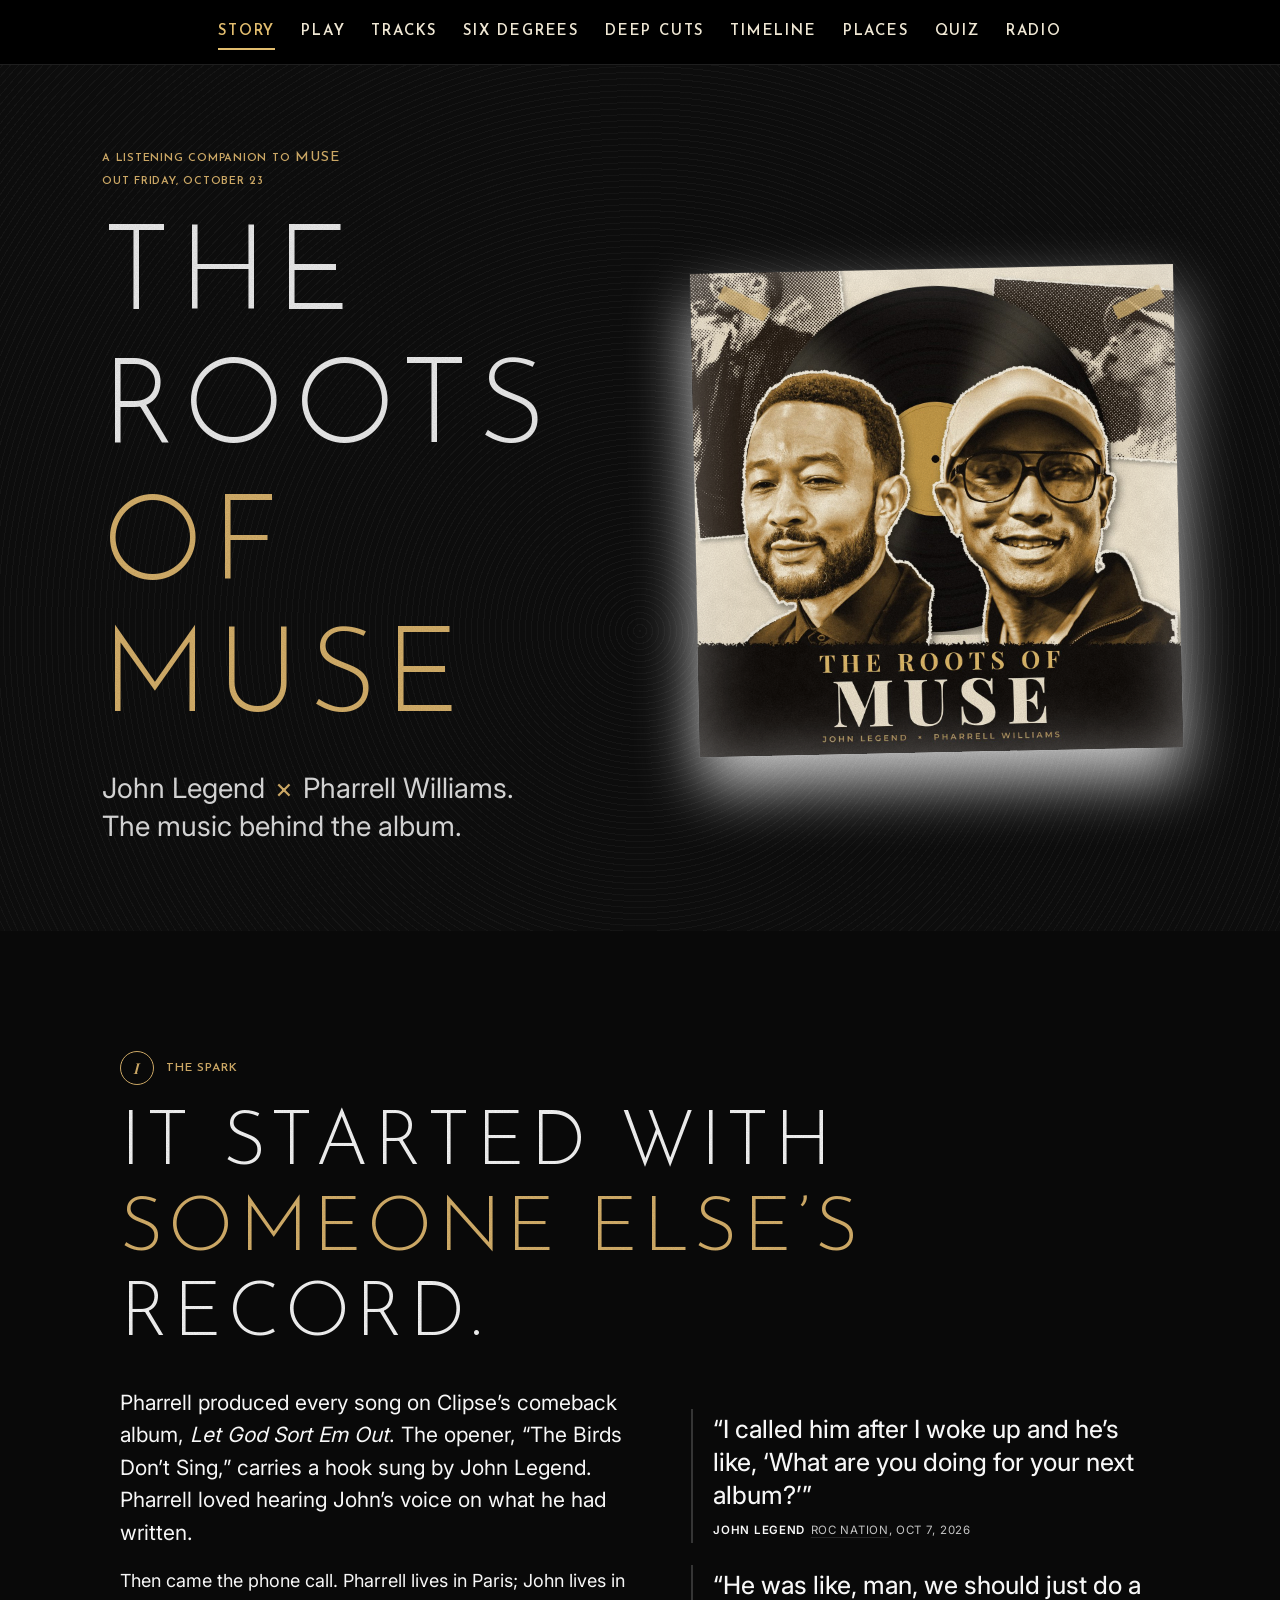
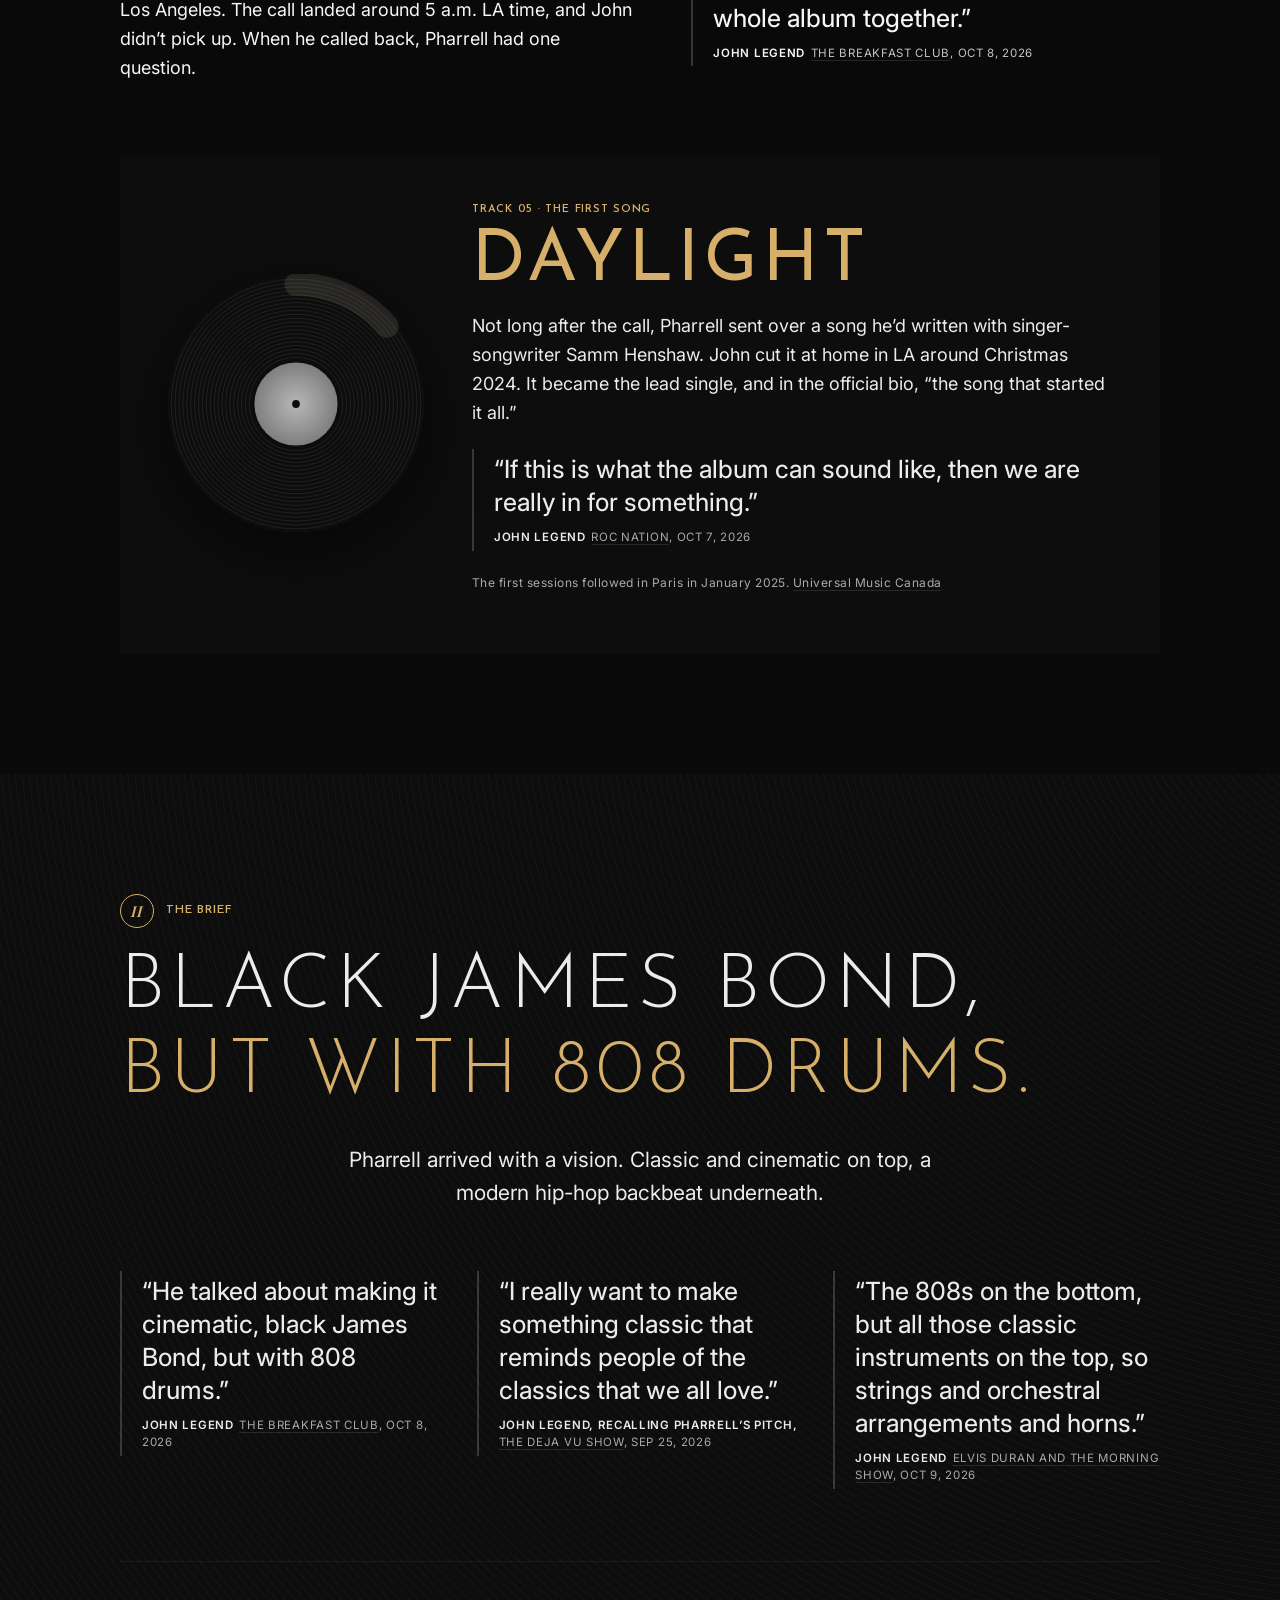
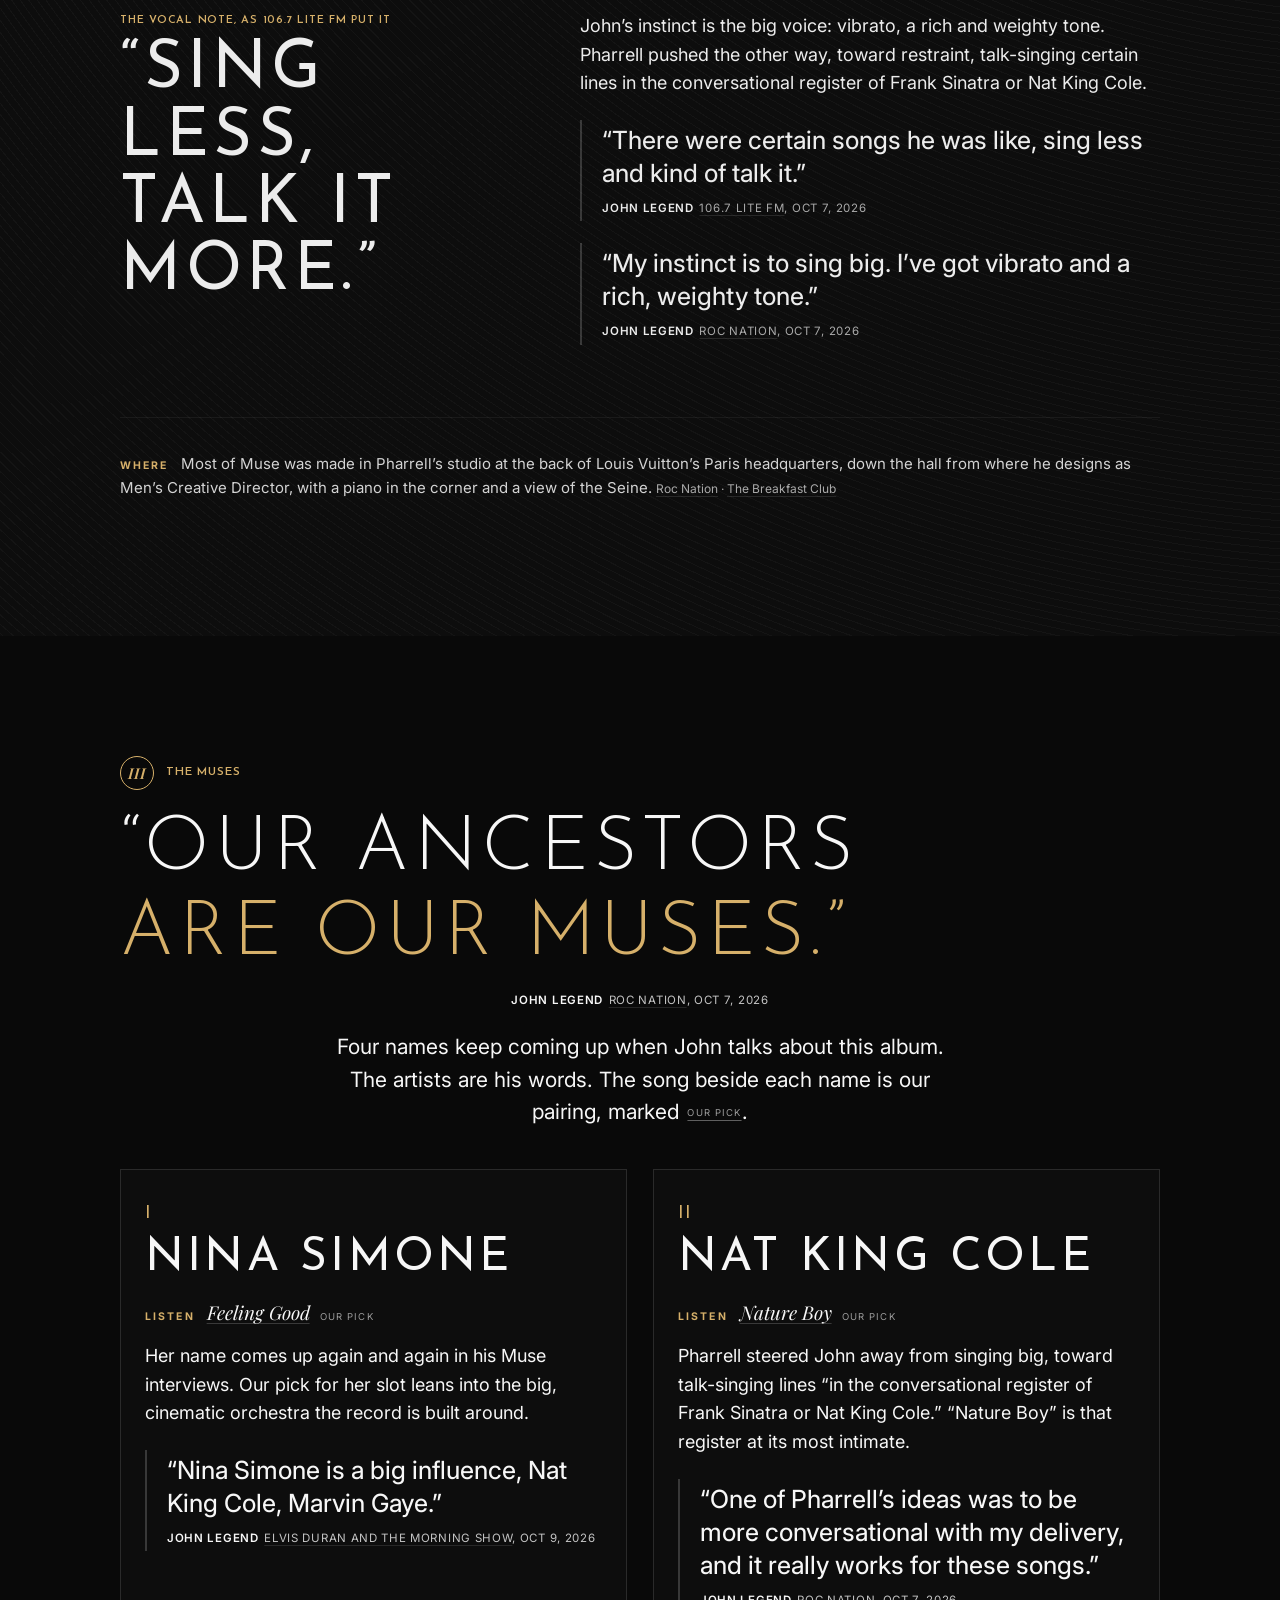
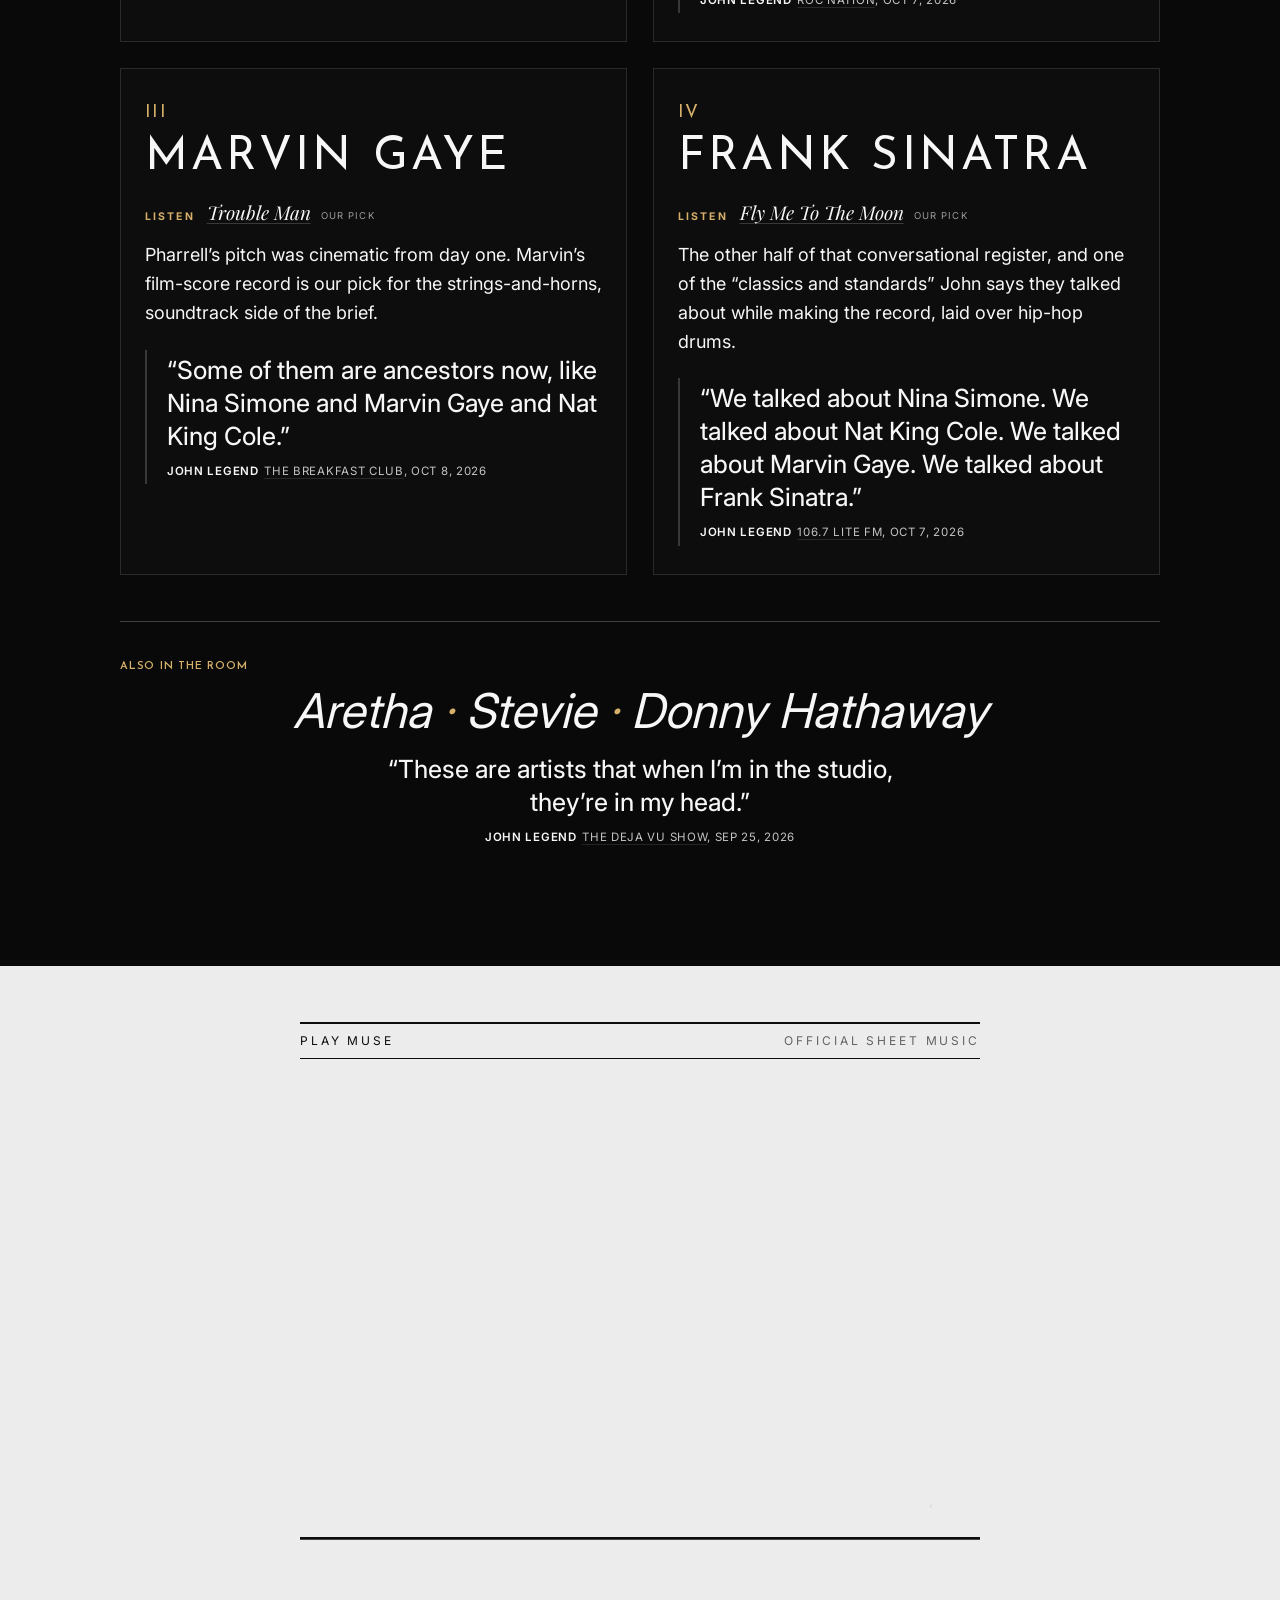
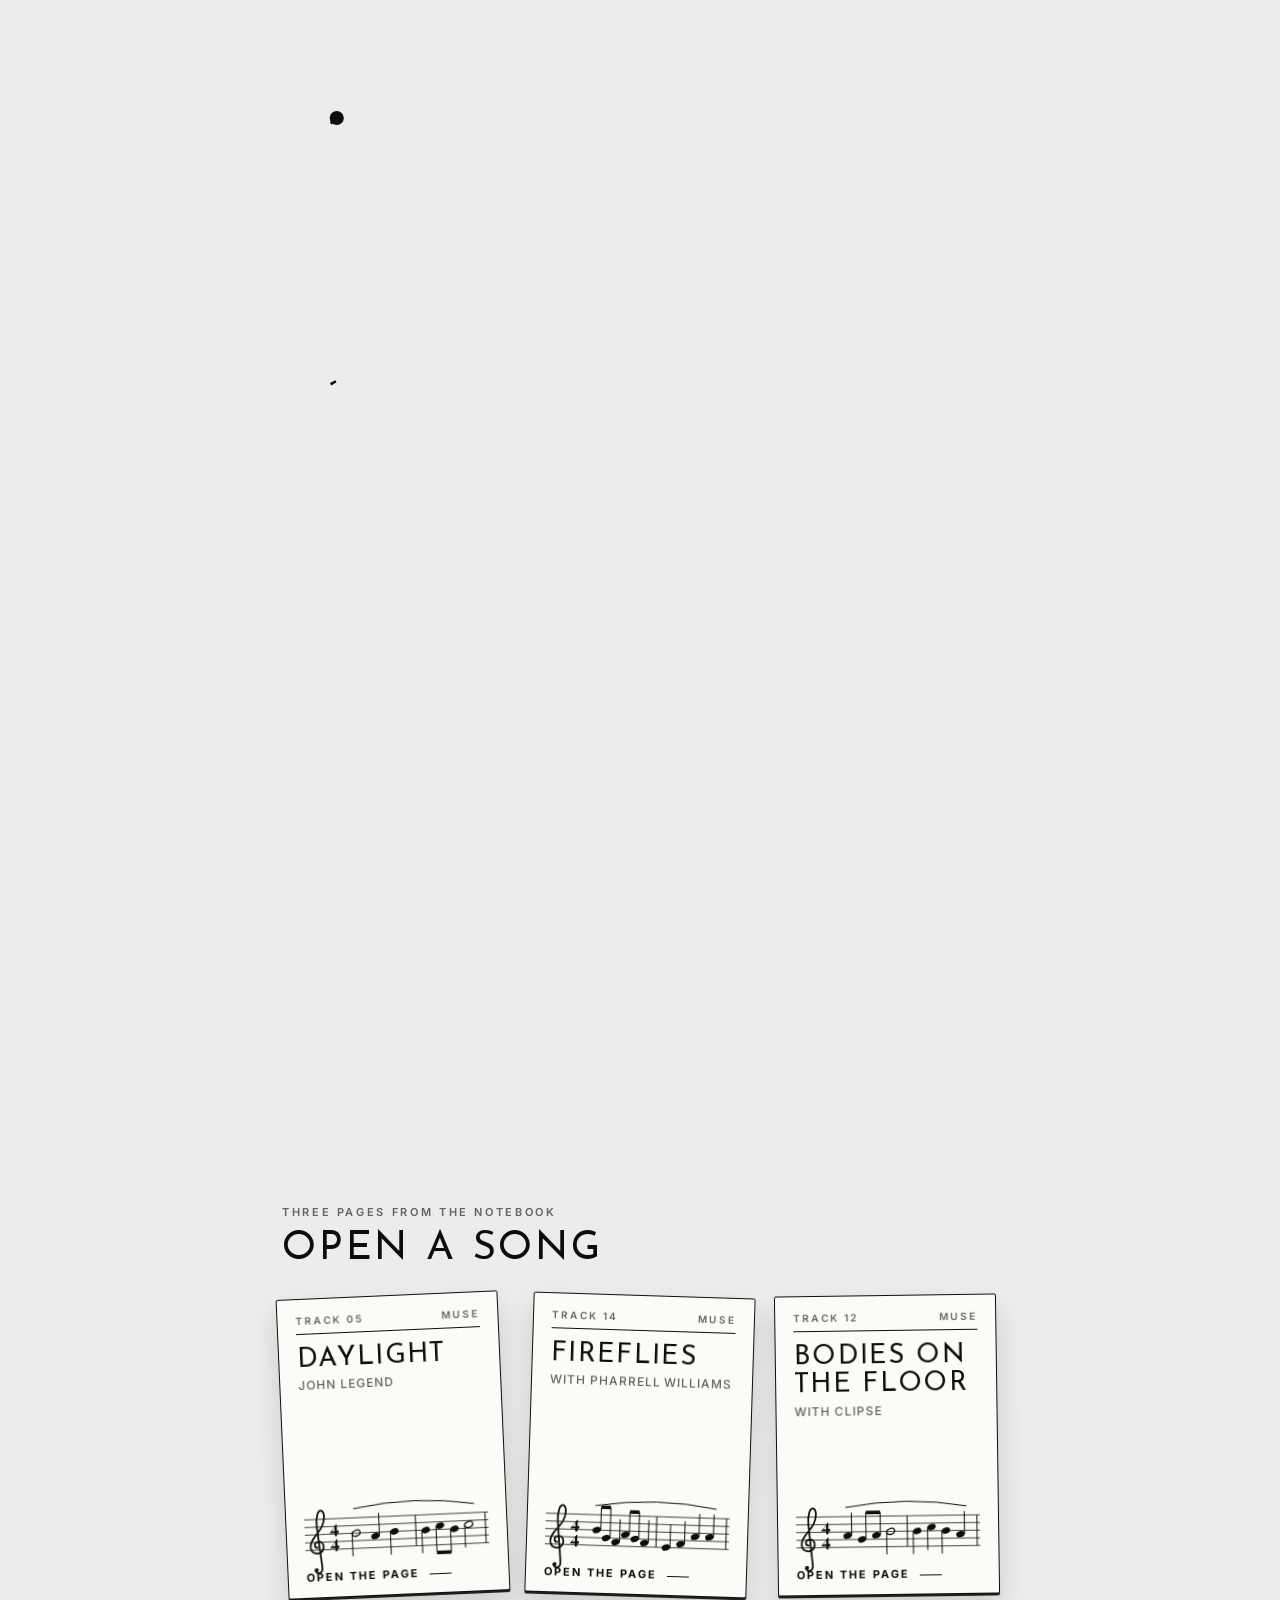
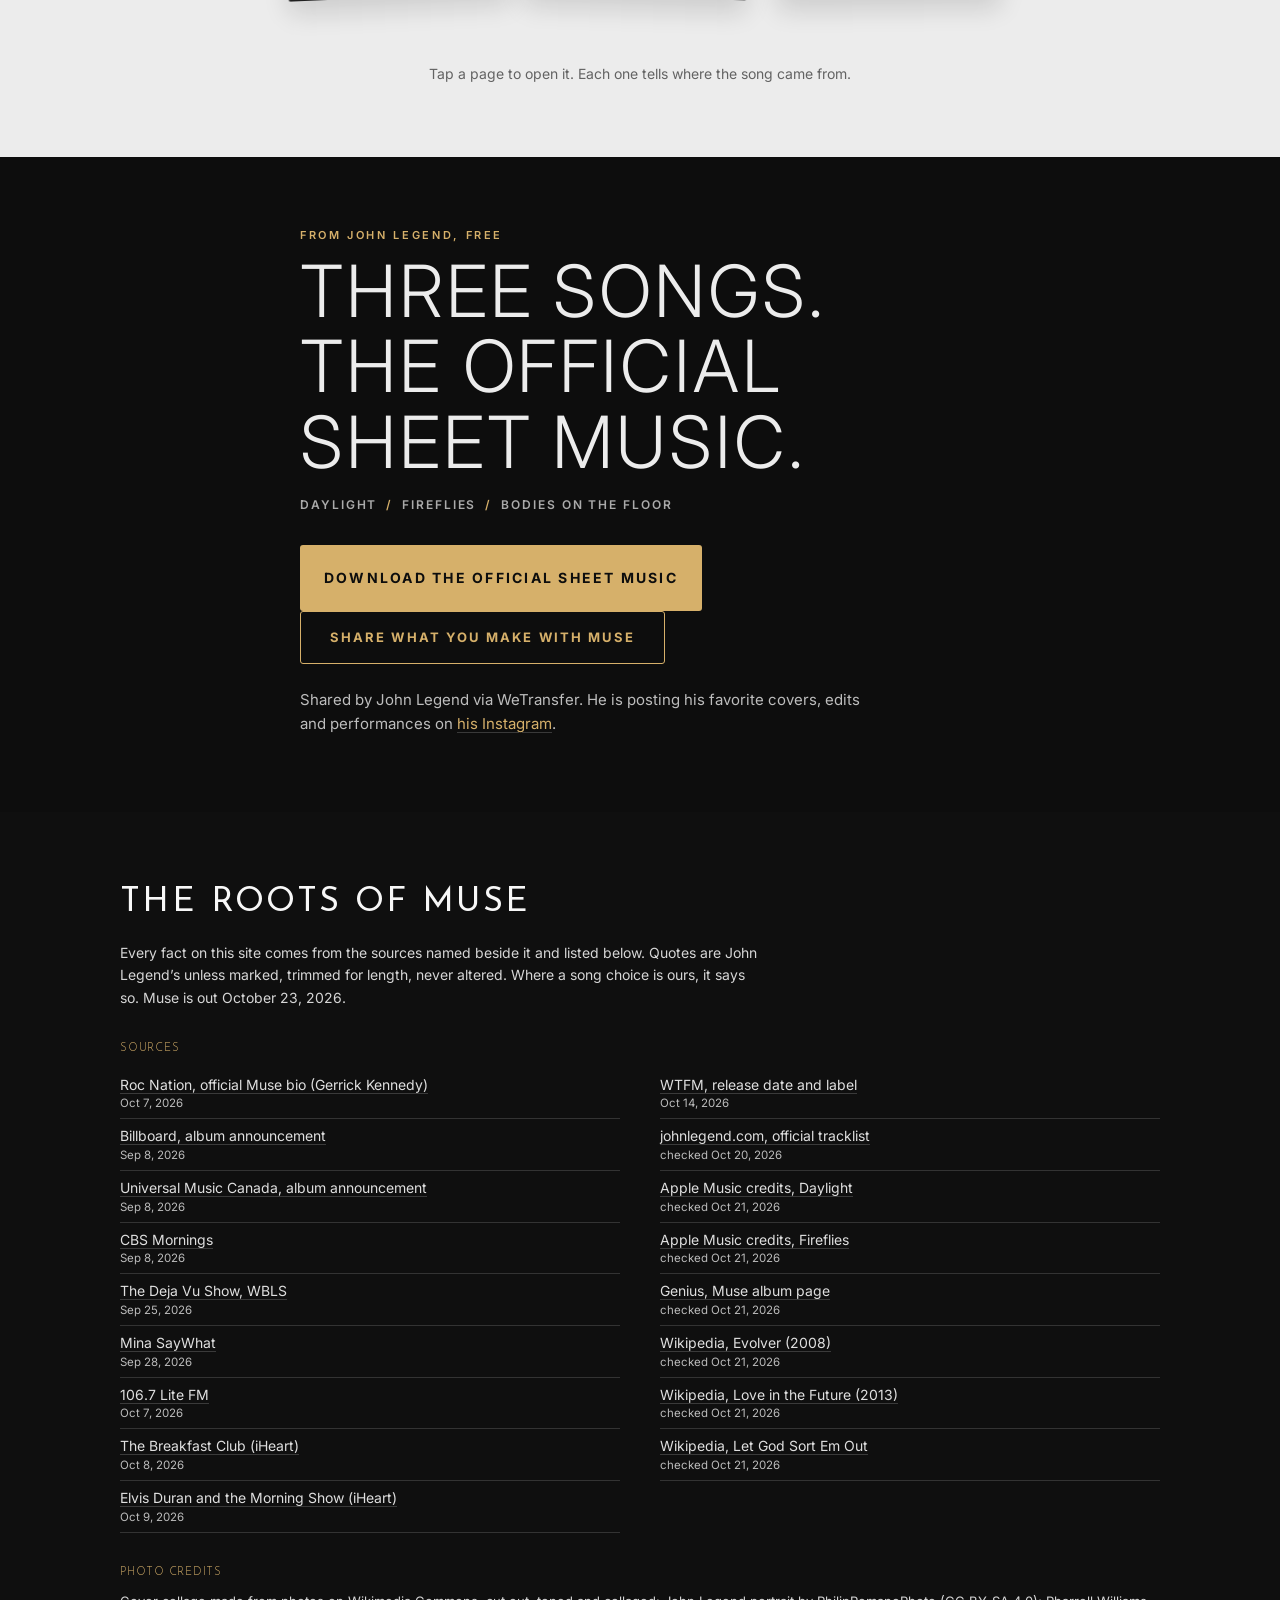
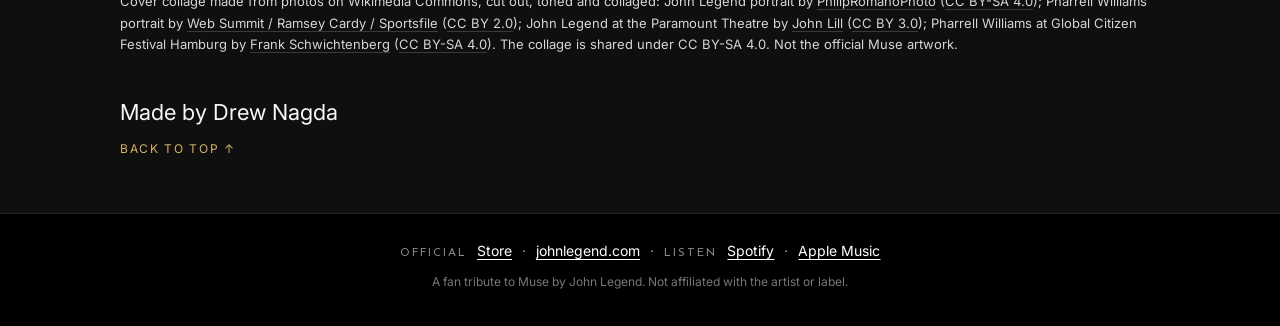
<file: index.html>
<!doctype html>
<html lang="en">
<head>
<meta charset="utf-8">
<meta name="viewport" content="width=device-width, initial-scale=1, viewport-fit=cover">
<title>The Roots of Muse · John Legend × Pharrell Williams</title>
<meta name="description" content="The music behind John Legend’s Muse, produced by Pharrell Williams. The Clipse spark, the Black James Bond brief, and the muses. Out October 23, 2026.">
<meta name="theme-color" content="#0e0d0b">
<link rel="canonical" href="https://themuselegend.com/">
<meta property="og:type" content="website">
<meta property="og:url" content="https://themuselegend.com/">
<meta property="og:title" content="The Roots of Muse">
<meta property="og:description" content="John Legend × Pharrell Williams. The music behind the album.">
<meta property="og:image" content="https://themuselegend.com/assets/og.jpg">
<meta property="og:image:width" content="1200">
<meta property="og:image:height" content="630">
<meta property="og:image:alt" content="The Roots of Muse: a collage of John Legend and Pharrell Williams with a vinyl record">
<meta name="twitter:card" content="summary_large_image">
<meta name="twitter:title" content="The Roots of Muse">
<meta name="twitter:description" content="John Legend × Pharrell Williams. The music behind the album.">
<meta name="twitter:image" content="https://themuselegend.com/assets/og.jpg">
<link rel="preload" href="assets/fonts/playfair.woff2" as="font" type="font/woff2" crossorigin>
<link rel="preload" href="assets/fonts/inter.woff2" as="font" type="font/woff2" crossorigin>
<link rel="icon" href="favicon.svg" type="image/svg+xml">
<link rel="apple-touch-icon" href="apple-touch-icon.png">
<link rel="stylesheet" href="styles.css">
<script src="script.js"></script>
<script src="play.js" defer></script>
<link rel="stylesheet" href="/assets/rm.css?v=20261110">
</head>
<body class="rm-type">
<a class="skip" href="#main">Skip to content</a>
<nav class="rm-nav" aria-label="The Roots of Muse"><div class="rm-nav-in"><a href="/" aria-current="page">Story</a><a href="/#play">Play</a><a href="/tracks/">Tracks</a><a href="/map/">Six Degrees</a><a href="/deep-cuts/">Deep Cuts</a><a href="/timeline/">Timeline</a><a href="/places/">Places</a><a href="/quiz/">Quiz</a><a href="/radio/">Radio</a></div></nav>

<div class="grain" aria-hidden="true"></div>

<header class="hero" id="top">
  <div class="hero-grooves" aria-hidden="true"></div>
  <div class="hero-inner">
    <p class="kicker">A listening companion to <em>Muse</em><br>Out Friday, October 23</p>
    <h1><span class="h1-a">The Roots</span> <span class="h1-b">of Muse</span></h1>
    <p class="subtitle">John Legend <span class="x">×</span> Pharrell Williams.<br>The music behind the album.</p>
    <figure class="cover">
      <img src="assets/cover.jpg" width="1400" height="1400" alt="Collage of John Legend and Pharrell Williams in black, cream and gold, a vinyl record behind them, titled The Roots of Muse">
    </figure>
  </div>
</header>

<main id="main">

<section class="sec spark" id="spark" aria-labelledby="spark-h">
  <div class="wrap">
    <p class="eyebrow reveal"><span>I</span> The Spark</p>
    <h2 id="spark-h" class="reveal">It started with<br><em>someone else’s</em> record.</h2>
    <div class="cols">
      <div class="reveal">
        <p class="lede">Pharrell produced every song on Clipse’s comeback album, <i>Let God Sort Em Out</i>. The opener, “The Birds Don’t Sing,” carries a hook sung by John Legend. Pharrell loved hearing John’s voice on what he had written.</p>
        <p>Then came the phone call. Pharrell lives in Paris; John lives in Los Angeles. The call landed around 5 a.m. LA time, and John didn’t pick up. When he called back, Pharrell had one question.</p>
      </div>
      <div class="reveal">
        <blockquote class="pull"><p>“I called him after I woke up and he’s like, ‘What are you doing for your next album?’”</p><cite><span class="who">John Legend</span> <a href="https://www.rocnation.com/news/john-legends-muse-album/" target="_blank" rel="noopener">Roc Nation</a>, Oct 7, 2026</cite></blockquote>
        <blockquote class="pull"><p>“He was like, man, we should just do a whole album together.”</p><cite><span class="who">John Legend</span> <a href="https://www.iheart.com/podcast/1248-979-wjlbs-rewind-299376306/episode/the-breakfast-club-interview-with-rb-347229457/" target="_blank" rel="noopener">The Breakfast Club</a>, Oct 8, 2026</cite></blockquote>
      </div>
    </div>
    <div class="daylight reveal">
      <div class="daylight-disc" aria-hidden="true"><svg class="groove-svg" viewBox="0 0 200 200" aria-hidden="true"><defs><radialGradient id="lbl" cx="50%" cy="50%" r="50%"><stop offset="0" stop-color="#b7b7b7"/><stop offset="1" stop-color="#7f7f7f"/></radialGradient></defs><circle cx="100" cy="100" r="99" fill="#0d0d0d"/><g fill="none" stroke="#272727" stroke-width=".6"><circle cx="100" cy="100" r="36"/><circle cx="100" cy="100" r="39"/><circle cx="100" cy="100" r="42"/><circle cx="100" cy="100" r="45"/><circle cx="100" cy="100" r="48"/><circle cx="100" cy="100" r="51"/><circle cx="100" cy="100" r="54"/><circle cx="100" cy="100" r="57"/><circle cx="100" cy="100" r="60"/><circle cx="100" cy="100" r="63"/><circle cx="100" cy="100" r="66"/><circle cx="100" cy="100" r="69"/><circle cx="100" cy="100" r="72"/><circle cx="100" cy="100" r="75"/><circle cx="100" cy="100" r="78"/><circle cx="100" cy="100" r="81"/><circle cx="100" cy="100" r="84"/><circle cx="100" cy="100" r="87"/><circle cx="100" cy="100" r="90"/><circle cx="100" cy="100" r="93"/><circle cx="100" cy="100" r="96"/></g><path d="M100 8 A92 92 0 0 1 170 40" stroke="rgba(255,240,210,.10)" stroke-width="18" fill="none" stroke-linecap="round"/><circle cx="100" cy="100" r="32" fill="url(#lbl)"/><circle cx="100" cy="100" r="3" fill="#0d0d0d"/></svg></div>
      <div>
        <p class="eyebrow small">Track 05 · the first song</p>
        <h3>Daylight</h3>
        <p>Not long after the call, Pharrell sent over a song he’d written with singer-songwriter Samm Henshaw. John cut it at home in LA around Christmas 2024. It became the lead single, and in the official bio, “the song that started it all.”</p>
        <blockquote class="pull"><p>“If this is what the album can sound like, then we are really in for something.”</p><cite><span class="who">John Legend</span> <a href="https://www.rocnation.com/news/john-legends-muse-album/" target="_blank" rel="noopener">Roc Nation</a>, Oct 7, 2026</cite></blockquote>
        <p class="note">The first sessions followed in Paris in January 2025. <span class="src"><a href="https://www.universalmusic.ca/2026/09/08/john-legend-announces-new-album-muse-produced-in-full-by-pharrell-williams-out-october-23/" target="_blank" rel="noopener">Universal Music Canada</a></span></p>
      </div>
    </div>
  </div>
</section>

<section class="sec brief dark" id="brief" aria-labelledby="brief-h">
  <div class="wrap">
    <p class="eyebrow reveal"><span>II</span> The Brief</p>
    <h2 id="brief-h" class="reveal">Black James Bond,<br><em>but with 808 drums.</em></h2>
    <p class="lede center reveal">Pharrell arrived with a vision. Classic and cinematic on top, a modern hip-hop backbeat underneath.</p>
    <div class="brief-grid">
      <div class="reveal"><blockquote class="pull"><p>“He talked about making it cinematic, black James Bond, but with 808 drums.”</p><cite><span class="who">John Legend</span> <a href="https://www.iheart.com/podcast/1248-979-wjlbs-rewind-299376306/episode/the-breakfast-club-interview-with-rb-347229457/" target="_blank" rel="noopener">The Breakfast Club</a>, Oct 8, 2026</cite></blockquote></div>
      <div class="reveal"><blockquote class="pull"><p>“I really want to make something classic that reminds people of the classics that we all love.”</p><cite><span class="who">John Legend, recalling Pharrell’s pitch,</span> <a href="https://www.youtube.com/watch?v=jn8wgU1NeK8" target="_blank" rel="noopener">The Deja Vu Show</a>, Sep 25, 2026</cite></blockquote></div>
      <div class="reveal"><blockquote class="pull"><p>“The 808s on the bottom, but all those classic instruments on the top, so strings and orchestral arrangements and horns.”</p><cite><span class="who">John Legend</span> <a href="https://www.iheart.com/podcast/1031-elvis-durans-daily-highli-25096811/episode/celebrity-interview-john-legend-talks-new-347282837/" target="_blank" rel="noopener">Elvis Duran and the Morning Show</a>, Oct 9, 2026</cite></blockquote></div>
    </div>
    <div class="talk reveal">
      <div class="talk-left">
        <p class="eyebrow small">The vocal note, as 106.7 Lite FM put it</p>
        <h3>“Sing less,<br>talk it more.”</h3>
      </div>
      <div class="talk-right">
        <p>John’s instinct is the big voice: vibrato, a rich and weighty tone. Pharrell pushed the other way, toward restraint, talk-singing certain lines in the conversational register of Frank Sinatra or Nat King Cole.</p>
        <blockquote class="pull"><p>“There were certain songs he was like, sing less and kind of talk it.”</p><cite><span class="who">John Legend</span> <a href="https://www.facebook.com/1067LitefmNY/videos/1988377878817805/" target="_blank" rel="noopener">106.7 Lite FM</a>, Oct 7, 2026</cite></blockquote>
        <blockquote class="pull"><p>“My instinct is to sing big. I’ve got vibrato and a rich, weighty tone.”</p><cite><span class="who">John Legend</span> <a href="https://www.rocnation.com/news/john-legends-muse-album/" target="_blank" rel="noopener">Roc Nation</a>, Oct 7, 2026</cite></blockquote>
      </div>
    </div>
    <div class="paris reveal">
      <p><span class="lbl">Where</span> Most of Muse was made in Pharrell’s studio at the back of Louis Vuitton’s Paris headquarters, down the hall from where he designs as Men’s Creative Director, with a piano in the corner and a view of the Seine. <span class="src"><a href="https://www.rocnation.com/news/john-legends-muse-album/" target="_blank" rel="noopener">Roc Nation</a> · <a href="https://www.iheart.com/podcast/1248-979-wjlbs-rewind-299376306/episode/the-breakfast-club-interview-with-rb-347229457/" target="_blank" rel="noopener">The Breakfast Club</a></span></p>
    </div>
  </div>
</section>

<section class="sec muses" id="muses" aria-labelledby="muses-h">
  <div class="wrap">
    <p class="eyebrow reveal"><span>III</span> The Muses</p>
    <h2 id="muses-h" class="reveal">“Our ancestors<br><em>are our muses.”</em></h2>
    <p class="attrib reveal"><cite><span class="who">John Legend</span> <a href="https://www.rocnation.com/news/john-legends-muse-album/" target="_blank" rel="noopener">Roc Nation</a>, Oct 7, 2026</cite></p>
    <p class="lede center reveal">Four names keep coming up when John talks about this album. The artists are his words. The song beside each name is our pairing, marked <span class="ours inline">our pick</span>.</p>
    <div class="muse-grid"><article class="muse reveal">
  <div class="muse-num" aria-hidden="true">I</div>
  <h3>Nina Simone</h3>
  <p class="muse-track"><span class="lbl">Listen</span> <a href="https://open.spotify.com/track/6Rqn2GFlmvmV4w9Ala0I1e" target="_blank" rel="noopener">Feeling Good</a> <span class="ours" title="John named the artist; the specific song is our pairing">our pick</span></p>
  <p>Her name comes up again and again in his Muse interviews. Our pick for her slot leans into the big, cinematic orchestra the record is built around.</p>
  <blockquote class="pull"><p>“Nina Simone is a big influence, Nat King Cole, Marvin Gaye.”</p><cite><span class="who">John Legend</span> <a href="https://www.iheart.com/podcast/1031-elvis-durans-daily-highli-25096811/episode/celebrity-interview-john-legend-talks-new-347282837/" target="_blank" rel="noopener">Elvis Duran and the Morning Show</a>, Oct 9, 2026</cite></blockquote>
</article><article class="muse reveal">
  <div class="muse-num" aria-hidden="true">II</div>
  <h3>Nat King Cole</h3>
  <p class="muse-track"><span class="lbl">Listen</span> <a href="https://open.spotify.com/track/2WMyu5IYgxEuCd6xgFgJrl" target="_blank" rel="noopener">Nature Boy</a> <span class="ours" title="John named the artist; the specific song is our pairing">our pick</span></p>
  <p>Pharrell steered John away from singing big, toward talk-singing lines “in the conversational register of Frank Sinatra or Nat King Cole.” “Nature Boy” is that register at its most intimate.</p>
  <blockquote class="pull"><p>“One of Pharrell’s ideas was to be more conversational with my delivery, and it really works for these songs.”</p><cite><span class="who">John Legend</span> <a href="https://www.rocnation.com/news/john-legends-muse-album/" target="_blank" rel="noopener">Roc Nation</a>, Oct 7, 2026</cite></blockquote>
</article><article class="muse reveal">
  <div class="muse-num" aria-hidden="true">III</div>
  <h3>Marvin Gaye</h3>
  <p class="muse-track"><span class="lbl">Listen</span> <a href="https://open.spotify.com/track/15pYj5ZiUJgBydzD7w6NbJ" target="_blank" rel="noopener">Trouble Man</a> <span class="ours" title="John named the artist; the specific song is our pairing">our pick</span></p>
  <p>Pharrell’s pitch was cinematic from day one. Marvin’s film-score record is our pick for the strings-and-horns, soundtrack side of the brief.</p>
  <blockquote class="pull"><p>“Some of them are ancestors now, like Nina Simone and Marvin Gaye and Nat King Cole.”</p><cite><span class="who">John Legend</span> <a href="https://www.iheart.com/podcast/1248-979-wjlbs-rewind-299376306/episode/the-breakfast-club-interview-with-rb-347229457/" target="_blank" rel="noopener">The Breakfast Club</a>, Oct 8, 2026</cite></blockquote>
</article><article class="muse reveal">
  <div class="muse-num" aria-hidden="true">IV</div>
  <h3>Frank Sinatra</h3>
  <p class="muse-track"><span class="lbl">Listen</span> <a href="https://open.spotify.com/track/7FXj7Qg3YorUxdrzvrcY25" target="_blank" rel="noopener">Fly Me To The Moon</a> <span class="ours" title="John named the artist; the specific song is our pairing">our pick</span></p>
  <p>The other half of that conversational register, and one of the “classics and standards” John says they talked about while making the record, laid over hip-hop drums.</p>
  <blockquote class="pull"><p>“We talked about Nina Simone. We talked about Nat King Cole. We talked about Marvin Gaye. We talked about Frank Sinatra.”</p><cite><span class="who">John Legend</span> <a href="https://www.facebook.com/1067LitefmNY/videos/1988377878817805/" target="_blank" rel="noopener">106.7 Lite FM</a>, Oct 7, 2026</cite></blockquote>
</article></div>
    <div class="also reveal">
      <p class="eyebrow small">Also in the room</p>
      <p class="also-names">Aretha <span>·</span> Stevie <span>·</span> Donny&nbsp;Hathaway</p>
      <blockquote class="pull"><p>“These are artists that when I’m in the studio, they’re in my head.”</p><cite><span class="who">John Legend</span> <a href="https://www.youtube.com/watch?v=jn8wgU1NeK8" target="_blank" rel="noopener">The Deja Vu Show</a>, Sep 25, 2026</cite></blockquote>
    </div>
  </div>
</section>

<section class="sec play paper" id="play" aria-labelledby="play-h">
  <div class="pm-stage" id="pm-stage">
    <div class="pm-sticky">
      <div class="wrap narrow">
        <p class="pm-head"><span>Play Muse</span><span>Official sheet music</span></p>
        <h2 id="play-h" class="pm-title"><span class="pm-t1">Play</span> <span class="pm-t2">Muse</span></h2>
        <p class="pm-rule" aria-hidden="true"></p>
        <div class="pm-hero" id="pm-hero" aria-hidden="true"></div>
        <p class="pm-lede">John Legend shared the sheet music for three songs from Muse, free to download from his official WeTransfer page.</p>
        <p class="pm-note-ill pm-hero-note">Notation above is illustrative.</p>
      </div>
    </div>
  </div>
  <div class="wrap narrow pm-desk">
    <p class="pm-kicker">Three pages from the notebook</p>
    <h3 class="pm-desk-h">Open a song</h3>
    <ul class="pm-fan" id="pm-fan">
      <li><button class="pm-page" type="button" data-song="daylight" style="--i:0" aria-haspopup="dialog" aria-label="Open the Daylight page">
        <span class="pm-pg-top"><span>Track 05</span><span>Muse</span></span>
        <span class="pm-pg-title">Daylight</span>
        <span class="pm-pg-by">John Legend</span>
        <span class="pm-mini" data-seed="3" aria-hidden="true"></span>
        <span class="pm-pg-open">Open the page</span>
      </button></li>
      <li><button class="pm-page" type="button" data-song="fireflies" style="--i:1" aria-haspopup="dialog" aria-label="Open the Fireflies page">
        <span class="pm-pg-top"><span>Track 14</span><span>Muse</span></span>
        <span class="pm-pg-title">Fireflies</span>
        <span class="pm-pg-by">with Pharrell Williams</span>
        <span class="pm-mini" data-seed="11" aria-hidden="true"></span>
        <span class="pm-pg-open">Open the page</span>
      </button></li>
      <li><button class="pm-page" type="button" data-song="bodies" style="--i:2" aria-haspopup="dialog" aria-label="Open the Bodies On The Floor page">
        <span class="pm-pg-top"><span>Track 12</span><span>Muse</span></span>
        <span class="pm-pg-title">Bodies On The Floor</span>
        <span class="pm-pg-by">with Clipse</span>
        <span class="pm-mini" data-seed="7" aria-hidden="true"></span>
        <span class="pm-pg-open">Open the page</span>
      </button></li>
    </ul>
    <p class="pm-tap">Tap a page to open it. Each one tells where the song came from.</p>
  </div>
  <div class="pm-cta">
    <div class="wrap narrow">
      <p class="pm-cta-k">From John Legend, free</p>
      <p class="pm-cta-h">Three songs.<br>The official sheet music.</p>
      <p class="pm-cta-songs">Daylight <span aria-hidden="true">/</span> Fireflies <span aria-hidden="true">/</span> Bodies On The Floor</p>
      <p class="play-btns"><a class="btn pm-big" href="https://johnlegendmuse.wetransfer.com/" target="_blank" rel="noopener">Download the official sheet music</a> <a class="btn btn-line" href="https://johnlegendmuse.wetransfer.com/" target="_blank" rel="noopener">Share what you make with Muse</a></p>
      <p class="play-note center">Shared by John Legend via WeTransfer. He is posting his favorite covers, edits and performances on <a href="https://www.instagram.com/reel/DfiI07_KATl/" target="_blank" rel="noopener">his Instagram</a>.</p>
    </div>
  </div>
  <dialog class="pm-dlg" id="pm-dlg" aria-label="Song page">
    <div class="pm-dlg-in">
      <button class="pm-close" type="button">Close</button>
      <div class="pm-dlg-body"></div>
    </div>
  </dialog>
    <template id="pm-t-daylight" data-src="https://audio-ssl.itunes.apple.com/itunes-assets/AudioPreview221/v4/05/15/51/05155131-9ef7-595a-e228-3287d780aaf7/mzaf_6707953265212836654.plus.aac.p.m4a" data-seed="3" data-title="Daylight">
      <p class="pm-d-top"><span>Track 05 of Muse</span><span>Moderately</span></p>
      <h3 class="pm-d-title">Daylight</h3>
      <p class="pm-d-by">John Legend</p>
      <p class="pm-d-credit">Words and music by Pharrell Williams, Samm Henshaw, Wayne Hector and John Stephens</p>
      <div class="pm-d-score" aria-hidden="true"></div>
      <p class="pm-note-ill">Illustrative notation, drawn for this page. The real score is in the download.</p>
      <h4 class="pm-d-h">Where the song came from</h4>
      <dl class="pm-d-story">
        <div><dt>The spark</dt><dd>Pharrell wrote it with Samm Henshaw and sent it over. It became the song that started Muse.</dd></div>
        <div><dt>The place</dt><dd>Los Angeles, around Christmas 2024. John cut it at home, and hearing it, he knew what the album could be.</dd></div>
        <div class="pm-d-line"><dt>The line</dt><dd><q>…if this is what the album can sound like, then we are really in for something…</q><span>John Legend, Roc Nation album bio</span></dd></div>
      </dl>
      <p class="pm-d-acts"><button class="pm-play" type="button" aria-pressed="false"><span class="pm-ico" aria-hidden="true"></span><span class="pm-lbl">Play 30s preview</span></button><a class="btn" href="https://johnlegendmuse.wetransfer.com/" target="_blank" rel="noopener">Download the sheet music</a></p>
      <p class="pm-d-small">Preview courtesy of Apple Music. Credits from Apple Music and Roc Nation.</p>
    </template>
    <template id="pm-t-fireflies" data-src="https://audio-ssl.itunes.apple.com/itunes-assets/AudioPreview221/v4/d5/8a/dd/d58add12-4f30-739f-71e7-f04c5bfed464/mzaf_16236828127048642043.plus.aac.p.m4a" data-seed="11" data-title="Fireflies">
      <p class="pm-d-top"><span>Track 14 of Muse</span><span>Moderately</span></p>
      <h3 class="pm-d-title">Fireflies</h3>
      <p class="pm-d-by">with Pharrell Williams</p>
      <p class="pm-d-credit">Words and music by Pharrell Williams</p>
      <div class="pm-d-score" aria-hidden="true"></div>
      <p class="pm-note-ill">Illustrative notation, drawn for this page. The real score is in the download.</p>
      <h4 class="pm-d-h">Where the song came from</h4>
      <dl class="pm-d-story">
        <div><dt>The spark</dt><dd>Pharrell wrote it alone and brought it to John. John calls it one of his favorite songs, and in some ways the most autobiographical.</dd></div>
        <div><dt>The place</dt><dd>Hampton Roads, Virginia. Pharrell and his uncle, Bishop Ezekiel Williams, built the Voices of Fire choir there. It sings on Fireflies.</dd></div>
        <div class="pm-d-line"><dt>The line</dt><dd><q>We called them lightning bugs when I was a kid.</q><span>John Legend, NPR Morning Edition, Oct 22, 2026</span></dd></div>
      </dl>
      <p class="pm-d-acts"><button class="pm-play" type="button" aria-pressed="false"><span class="pm-ico" aria-hidden="true"></span><span class="pm-lbl">Play 30s preview</span></button><a class="btn" href="https://johnlegendmuse.wetransfer.com/" target="_blank" rel="noopener">Download the sheet music</a></p>
      <p class="pm-d-small">Preview courtesy of Apple Music. Credits from Apple Music and Roc Nation.</p>
    </template>
    <template id="pm-t-bodies" data-src="https://audio-ssl.itunes.apple.com/itunes-assets/AudioPreview221/v4/03/b2/9c/03b29cd2-47df-63ea-da9a-aa8bff8f549b/mzaf_10852846173799904910.plus.aac.p.m4a" data-seed="7" data-title="Bodies On The Floor">
      <p class="pm-d-top"><span>Track 12 of Muse</span><span>Moderately</span></p>
      <h3 class="pm-d-title">Bodies On The Floor</h3>
      <p class="pm-d-by">with Clipse</p>
      <p class="pm-d-credit">Words and music by Pharrell Williams, Terrence Thornton, Gene Thornton, John Stephens and Samm Henshaw</p>
      <div class="pm-d-score" aria-hidden="true"></div>
      <p class="pm-note-ill">Illustrative notation, drawn for this page. The real score is in the download.</p>
      <h4 class="pm-d-h">Where the song came from</h4>
      <dl class="pm-d-story">
        <div><dt>The spark</dt><dd>John wrote the lyric with Samm Henshaw while watching the crime drama MobLand, letting its gang-war language bleed into a love story.</dd></div>
        <div><dt>The echo</dt><dd>His own reference point: “Again” and “Another Again” from his second album, Once Again.</dd></div>
        <div class="pm-d-line"><dt>The line</dt><dd><q>I wanted to write songs filled with tension and friction.</q><span>John Legend, Roc Nation, Oct 7, 2026</span></dd></div>
      </dl>
      <p class="pm-d-acts"><button class="pm-play" type="button" aria-pressed="false"><span class="pm-ico" aria-hidden="true"></span><span class="pm-lbl">Play 30s preview</span></button><a class="btn" href="https://johnlegendmuse.wetransfer.com/" target="_blank" rel="noopener">Download the sheet music</a></p>
      <p class="pm-d-small">Preview courtesy of Apple Music. Credits from Apple Music and Roc Nation.</p>
    </template>
</section>
<footer class="foot">
  <div class="wrap">
    <p class="foot-title">The Roots of Muse</p>
    <p class="foot-note">Every fact on this site comes from the sources named beside it and listed below. Quotes are John Legend’s unless marked, trimmed for length, never altered. Where a song choice is ours, it says so. Muse is out October 23, 2026.</p>
    <h2 class="foot-h">Sources</h2>
    <ul class="sources"><li><a href="https://www.rocnation.com/news/john-legends-muse-album/" target="_blank" rel="noopener">Roc Nation, official Muse bio (Gerrick Kennedy)</a> <span class="dt">Oct 7, 2026</span></li><li><a href="https://www.billboard.com/music/music-news/john-legend-muse-album-daylight-song-pharrell-1236335492/" target="_blank" rel="noopener">Billboard, album announcement</a> <span class="dt">Sep 8, 2026</span></li><li><a href="https://www.universalmusic.ca/2026/09/08/john-legend-announces-new-album-muse-produced-in-full-by-pharrell-williams-out-october-23/" target="_blank" rel="noopener">Universal Music Canada, album announcement</a> <span class="dt">Sep 8, 2026</span></li><li><a href="https://www.youtube.com/watch?v=38FtnVRWIW4" target="_blank" rel="noopener">CBS Mornings</a> <span class="dt">Sep 8, 2026</span></li><li><a href="https://www.youtube.com/watch?v=jn8wgU1NeK8" target="_blank" rel="noopener">The Deja Vu Show, WBLS</a> <span class="dt">Sep 25, 2026</span></li><li><a href="https://www.instagram.com/reel/Dd1k7e_jWW3/" target="_blank" rel="noopener">Mina SayWhat</a> <span class="dt">Sep 28, 2026</span></li><li><a href="https://www.facebook.com/1067LitefmNY/videos/1988377878817805/" target="_blank" rel="noopener">106.7 Lite FM</a> <span class="dt">Oct 7, 2026</span></li><li><a href="https://www.iheart.com/podcast/1248-979-wjlbs-rewind-299376306/episode/the-breakfast-club-interview-with-rb-347229457/" target="_blank" rel="noopener">The Breakfast Club (iHeart)</a> <span class="dt">Oct 8, 2026</span></li><li><a href="https://www.iheart.com/podcast/1031-elvis-durans-daily-highli-25096811/episode/celebrity-interview-john-legend-talks-new-347282837/" target="_blank" rel="noopener">Elvis Duran and the Morning Show (iHeart)</a> <span class="dt">Oct 9, 2026</span></li><li><a href="https://www.wtfm.com/2026/10/14/john-legend-to-release-new-album-muse-produced-by-pharrell-williams/" target="_blank" rel="noopener">WTFM, release date and label</a> <span class="dt">Oct 14, 2026</span></li><li><a href="https://www.johnlegend.com" target="_blank" rel="noopener">johnlegend.com, official tracklist</a> <span class="dt">checked Oct 20, 2026</span></li><li><a href="https://music.apple.com/us/song/daylight/6808358534" target="_blank" rel="noopener">Apple Music credits, Daylight</a> <span class="dt">checked Oct 21, 2026</span></li><li><a href="https://music.apple.com/us/song/fireflies/6808358561" target="_blank" rel="noopener">Apple Music credits, Fireflies</a> <span class="dt">checked Oct 21, 2026</span></li><li><a href="https://genius.com/albums/John-legend/Muse" target="_blank" rel="noopener">Genius, Muse album page</a> <span class="dt">checked Oct 21, 2026</span></li><li><a href="https://en.wikipedia.org/wiki/Evolver_(John_Legend_album)" target="_blank" rel="noopener">Wikipedia, Evolver (2008)</a> <span class="dt">checked Oct 21, 2026</span></li><li><a href="https://en.wikipedia.org/wiki/Love_in_the_Future" target="_blank" rel="noopener">Wikipedia, Love in the Future (2013)</a> <span class="dt">checked Oct 21, 2026</span></li><li><a href="https://en.wikipedia.org/wiki/Let_God_Sort_Em_Out" target="_blank" rel="noopener">Wikipedia, Let God Sort Em Out</a> <span class="dt">checked Oct 21, 2026</span></li></ul>
    <h2 class="foot-h">Photo credits</h2>
    <p class="credits">Cover collage made from photos on Wikimedia Commons, cut out, toned and collaged: John Legend portrait by <a href="https://commons.wikimedia.org/wiki/File:JohnLegend-byPhilipRomano.jpg" target="_blank" rel="noopener">PhilipRomanoPhoto</a> (<a href="https://creativecommons.org/licenses/by-sa/4.0" target="_blank" rel="noopener">CC BY-SA 4.0</a>); Pharrell Williams portrait by <a href="https://commons.wikimedia.org/wiki/File:Pharrell_Williams_2024_(54133384149).jpg" target="_blank" rel="noopener">Web Summit / Ramsey Cardy / Sportsfile</a> (<a href="https://creativecommons.org/licenses/by/2.0" target="_blank" rel="noopener">CC BY 2.0</a>); John Legend at the Paramount Theatre by <a href="https://commons.wikimedia.org/wiki/File:John_Legend_At_The_Paramount_Theatre_(53303472).jpeg" target="_blank" rel="noopener">John Lill</a> (<a href="https://creativecommons.org/licenses/by/3.0" target="_blank" rel="noopener">CC BY 3.0</a>); Pharrell Williams at Global Citizen Festival Hamburg by <a href="https://commons.wikimedia.org/wiki/File:Pharrell_Williams_-_Global_Citizen_Festival_Hamburg_08.jpg" target="_blank" rel="noopener">Frank Schwichtenberg</a> (<a href="https://creativecommons.org/licenses/by-sa/4.0" target="_blank" rel="noopener">CC BY-SA 4.0</a>). The collage is shared under CC BY-SA 4.0. Not the official Muse artwork.</p>
    <p class="madeby">Made by Drew Nagda</p>
    <a class="top" href="#top">Back to top ↑</a>
  </div>
</footer>
<footer class="rm-foot" aria-label="Official links"><p class="rm-off"><span class="rm-off-l">Official</span><a href="https://store.johnlegend.com/" target="_blank" rel="noopener">Store</a><span aria-hidden="true">·</span><a href="https://johnlegend.com/" target="_blank" rel="noopener">johnlegend.com</a><span aria-hidden="true">·</span><span class="rm-off-l">Listen</span><a href="https://open.spotify.com/album/5LheOmMsCEU09vOdcp0ka9" target="_blank" rel="noopener">Spotify</a><span aria-hidden="true">·</span><a href="https://music.apple.com/us/album/muse/6808358301" target="_blank" rel="noopener">Apple Music</a></p><p class="rm-fine">A fan tribute to Muse by John Legend. Not affiliated with the artist or label.</p></footer>
<script>(function(){var a=document.querySelector(".rm-nav a[aria-current=page]"),s=a&&a.parentNode;if(s&&s.scrollWidth>s.clientWidth){s.scrollLeft=a.offsetLeft-(s.clientWidth-a.offsetWidth)/2;}})();</script>
</body>
</html>
</file>
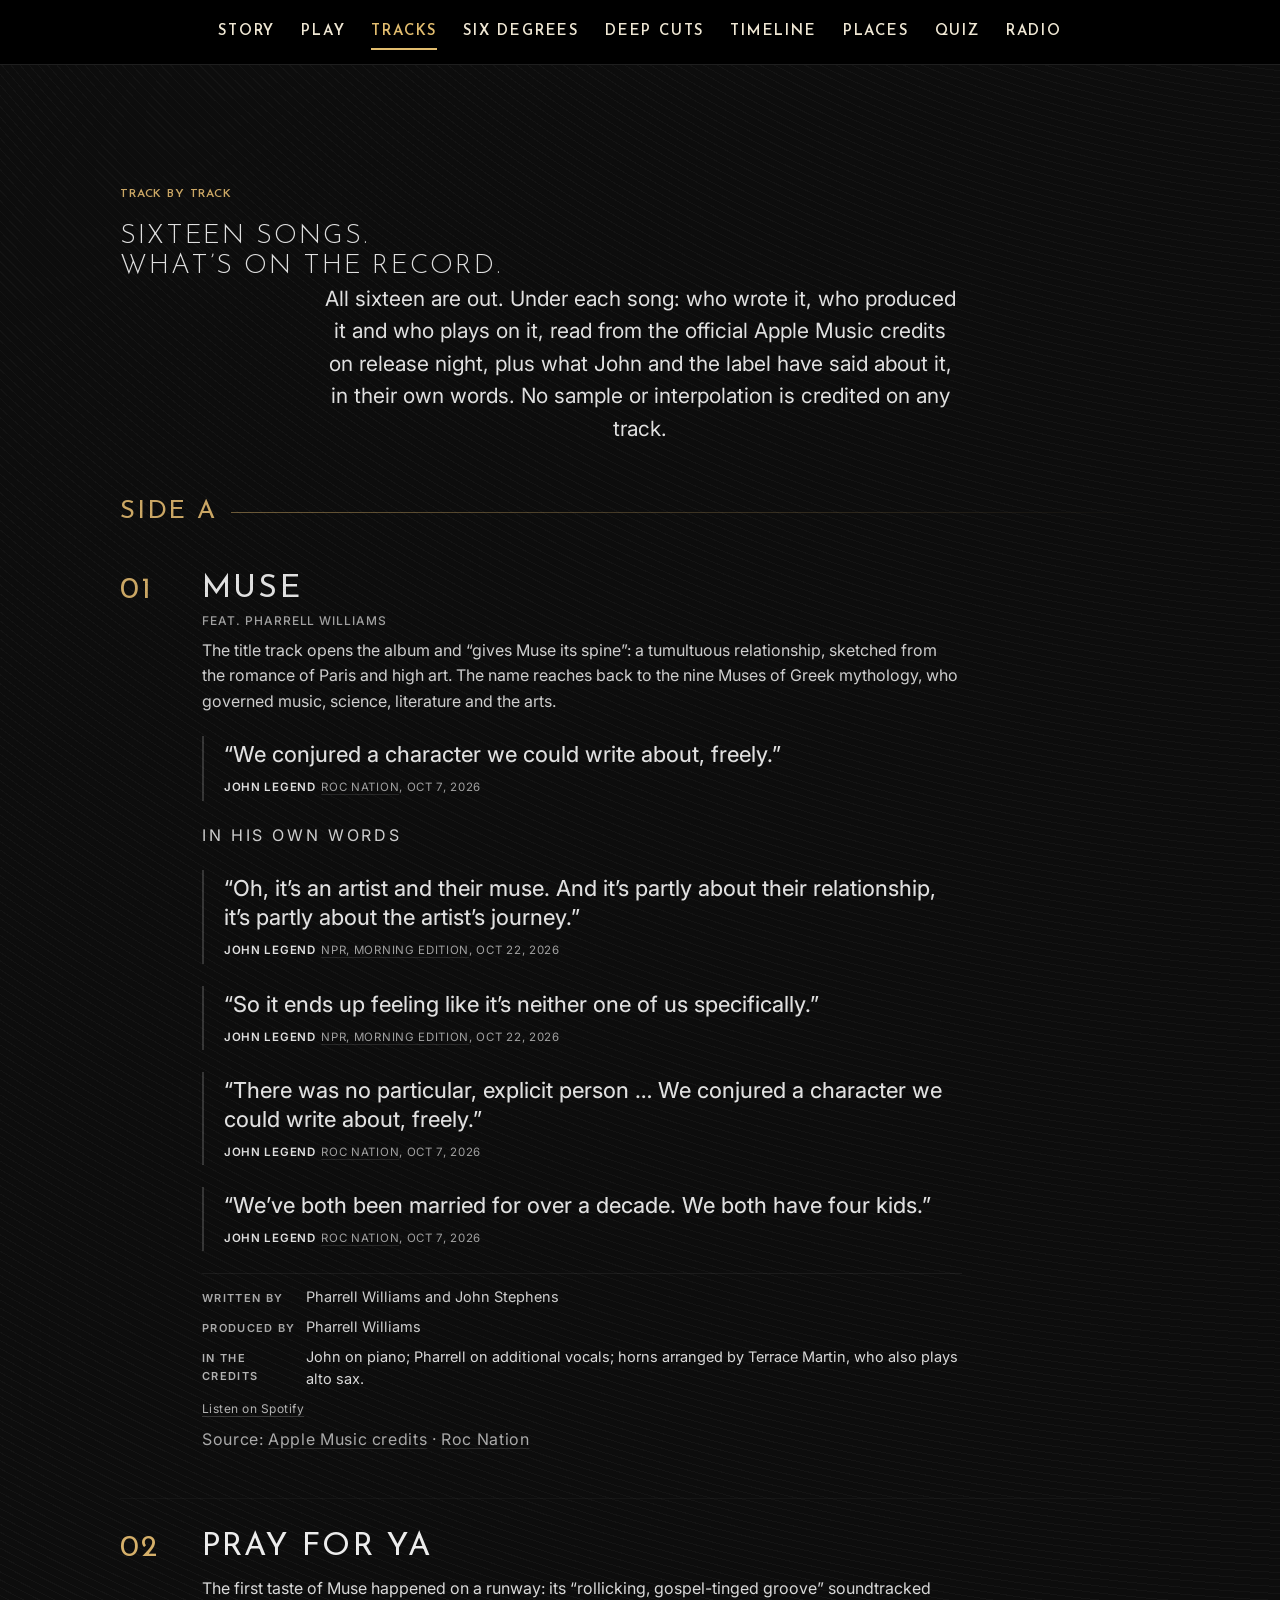
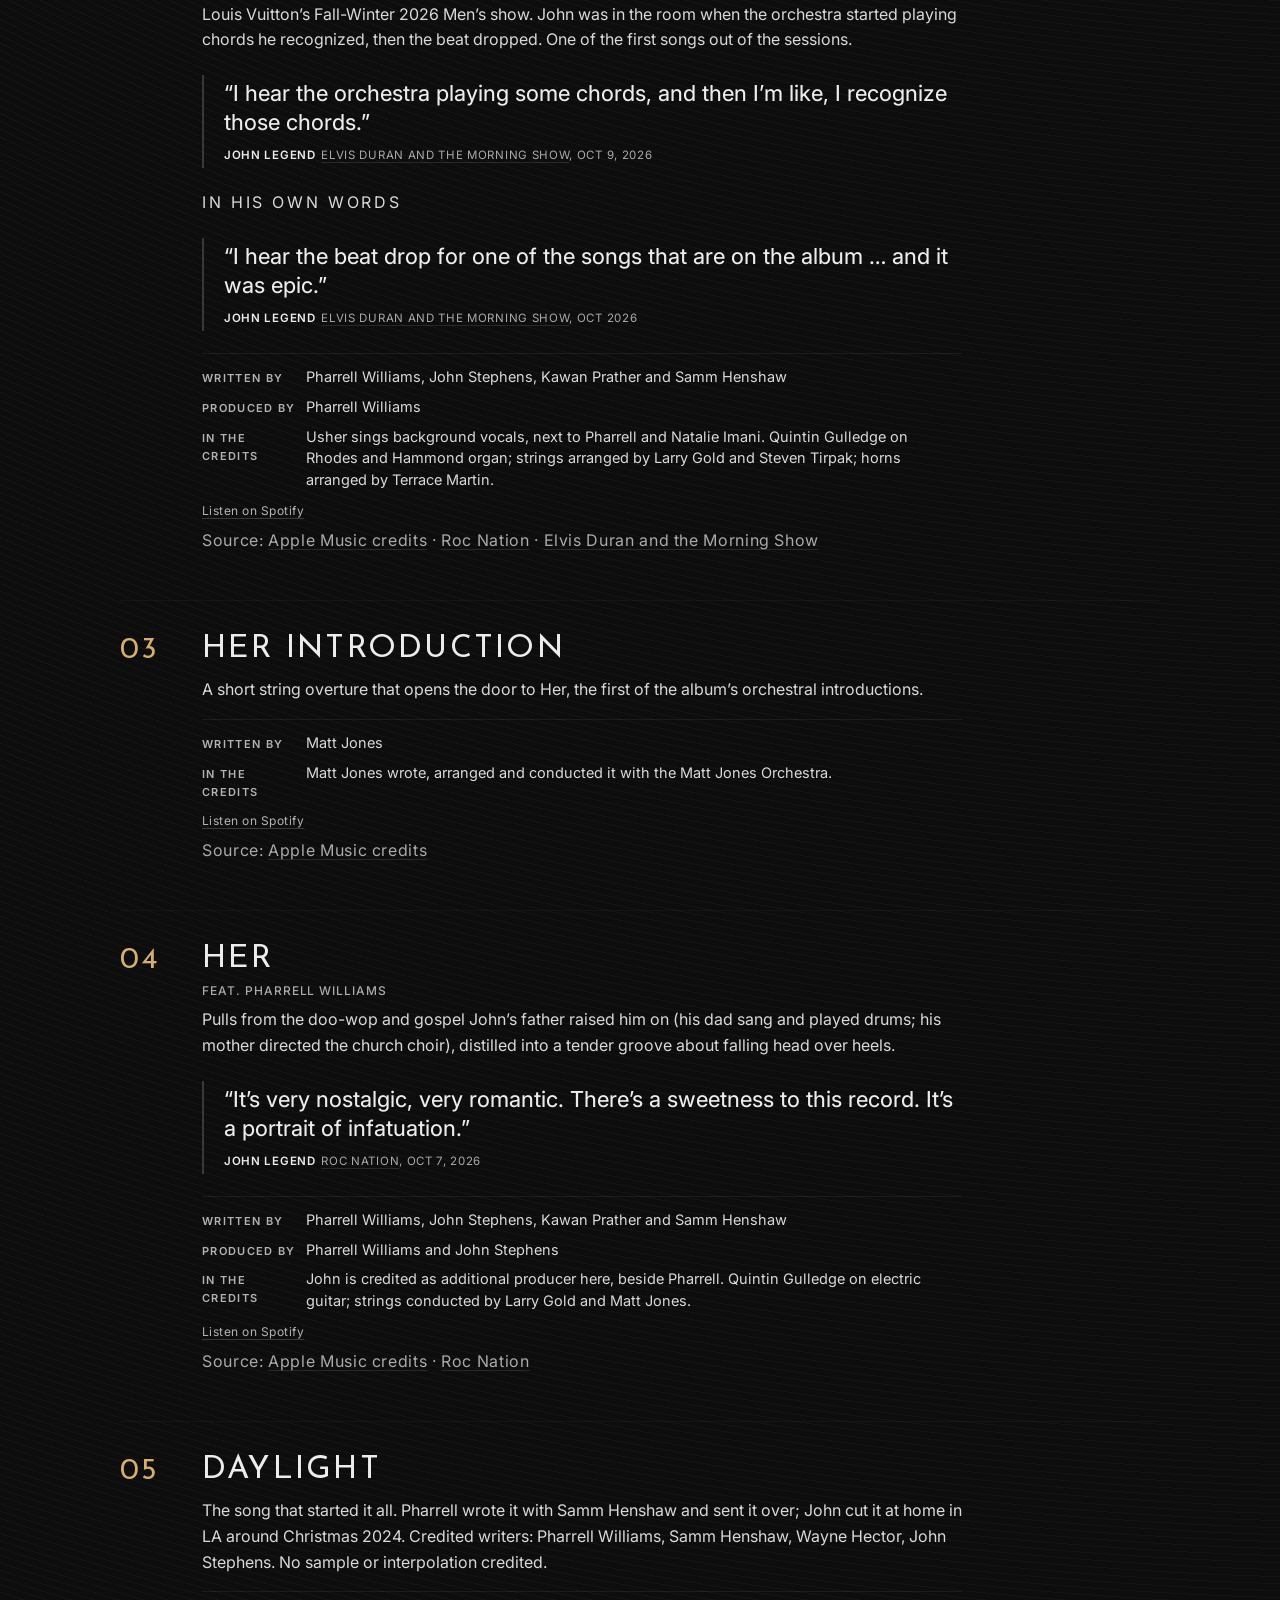
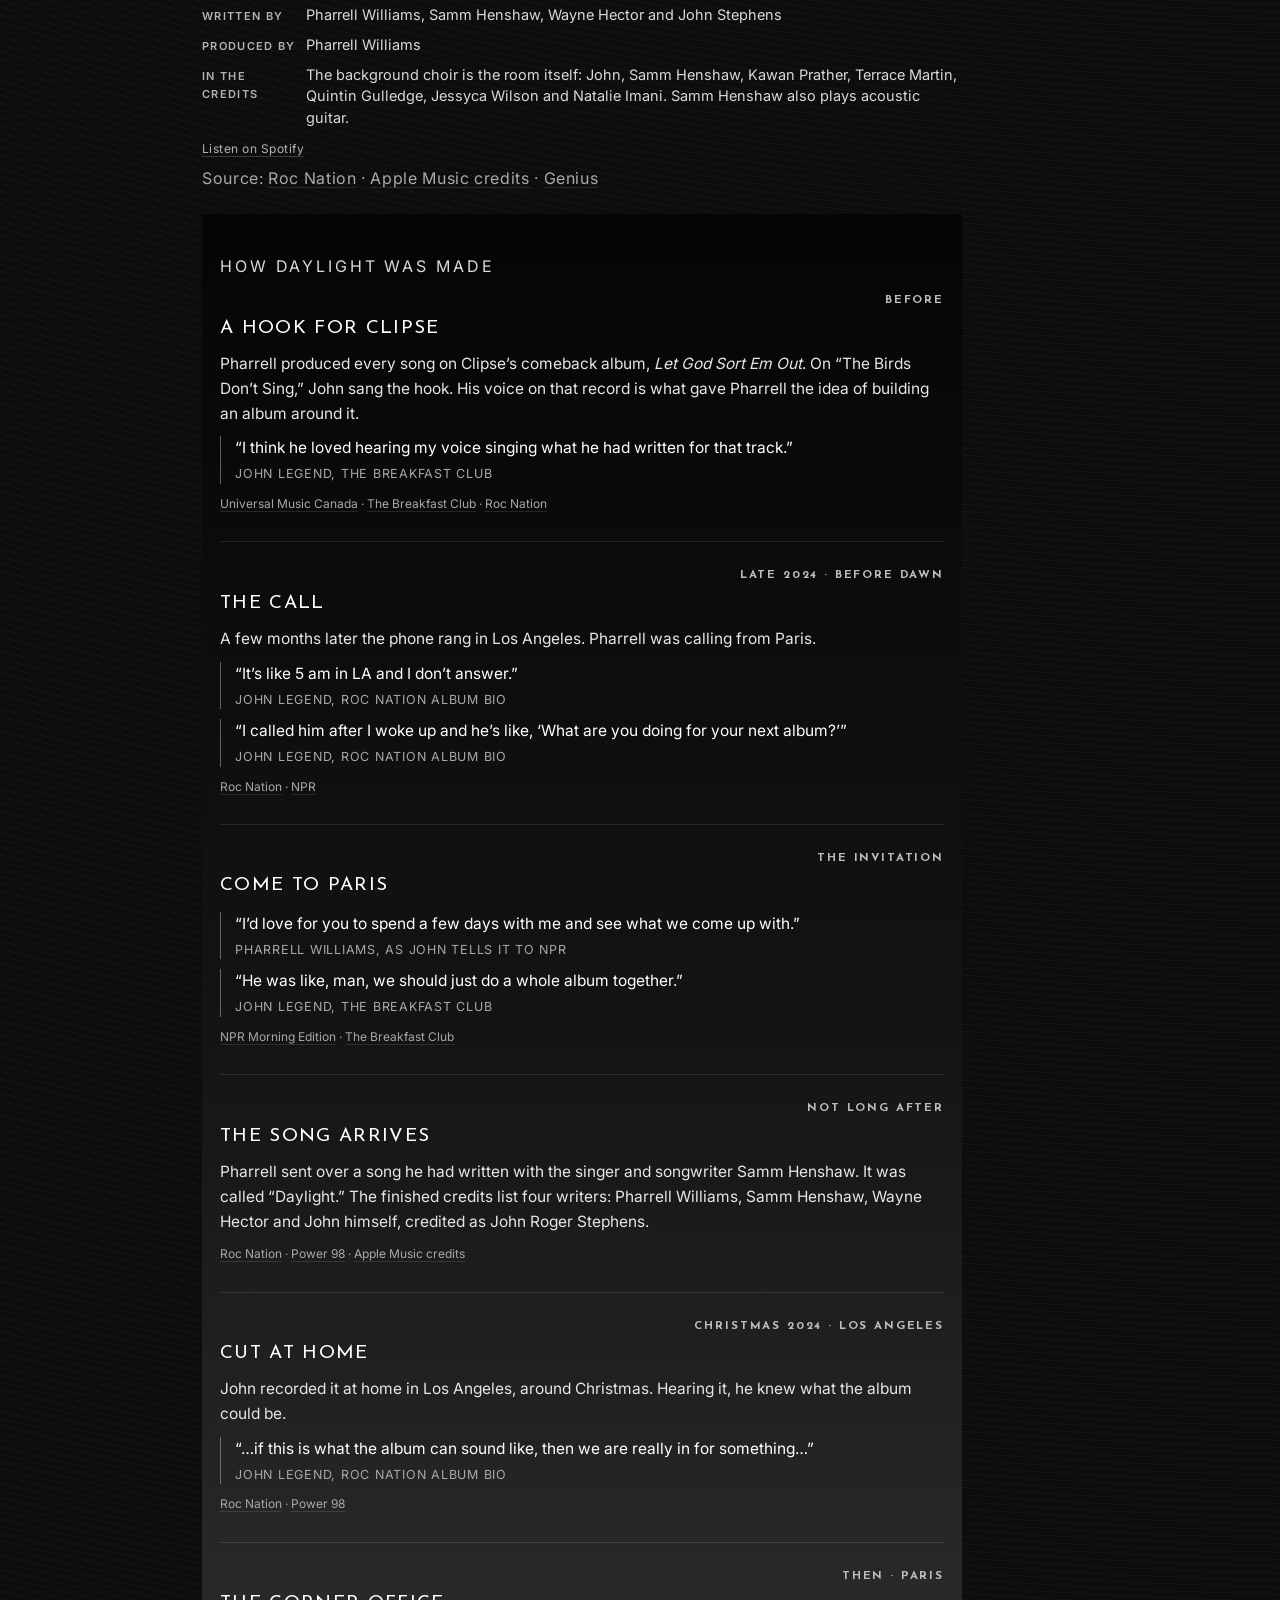
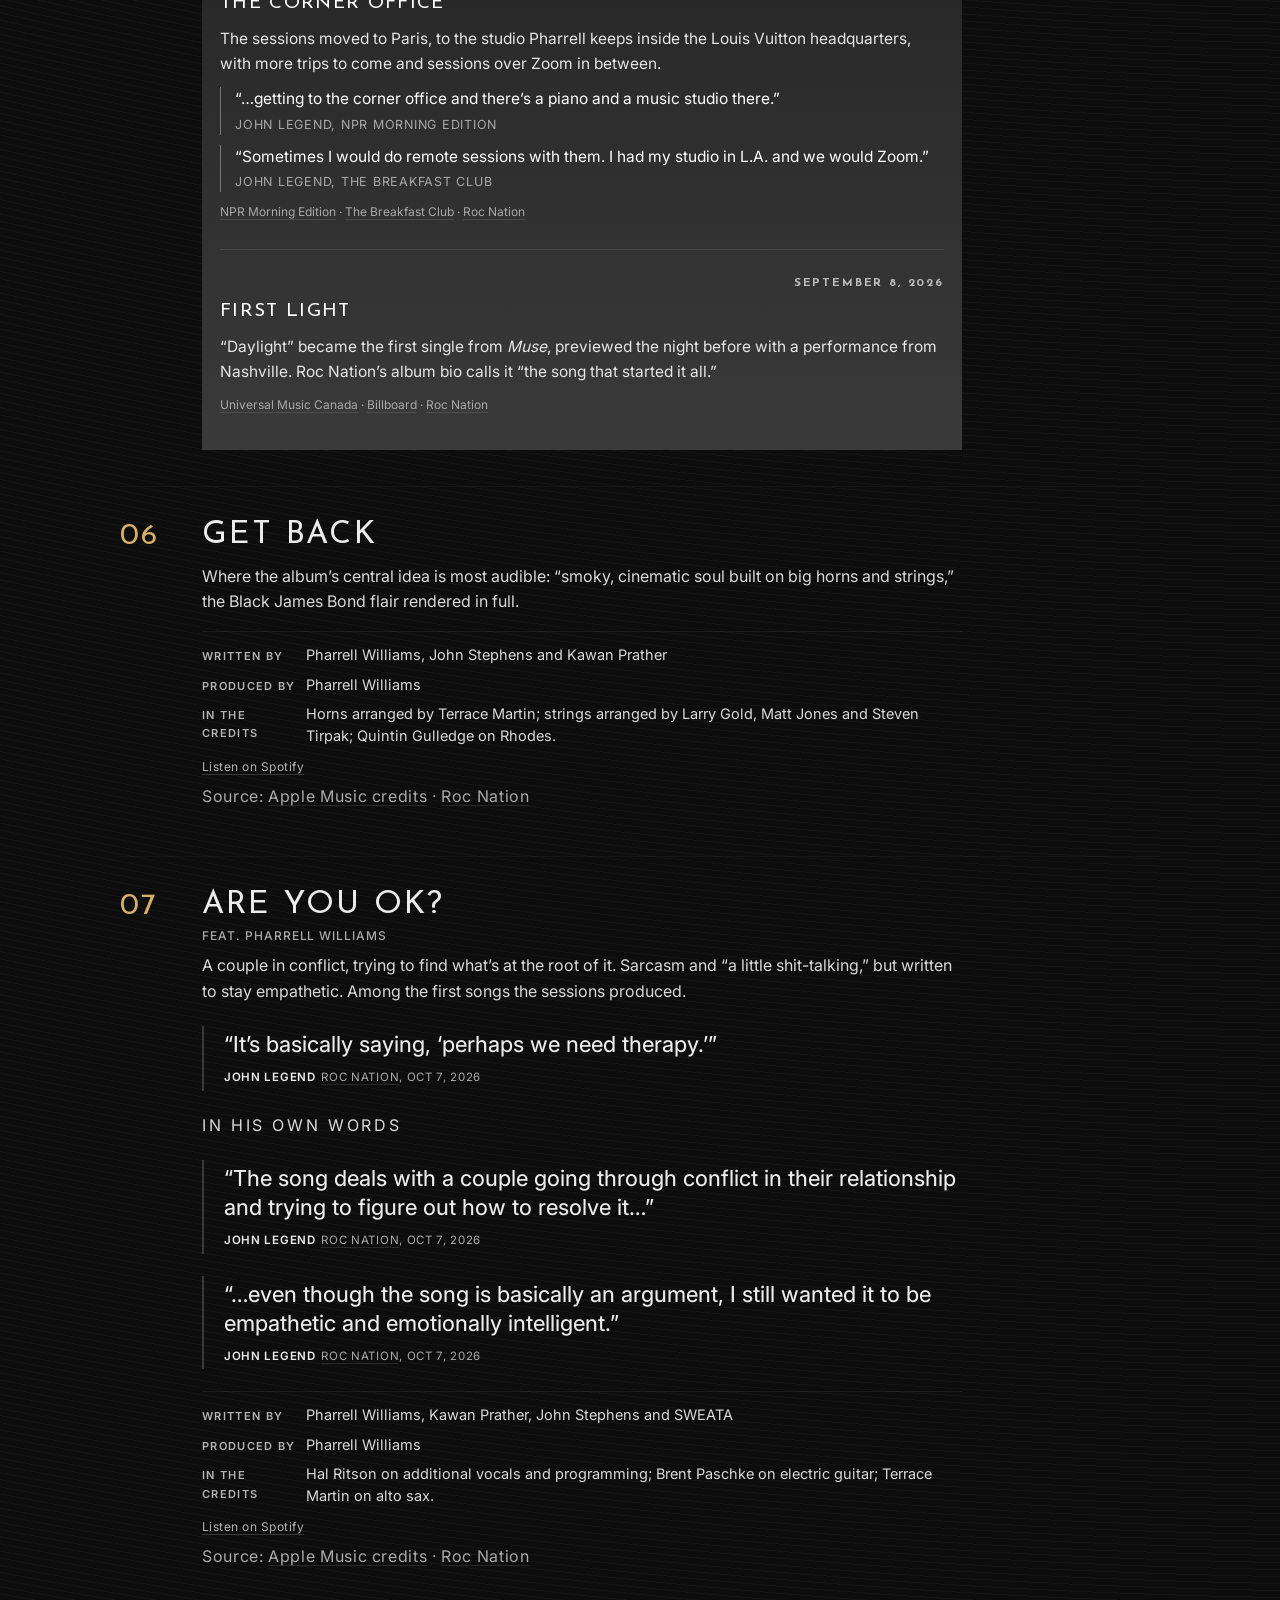
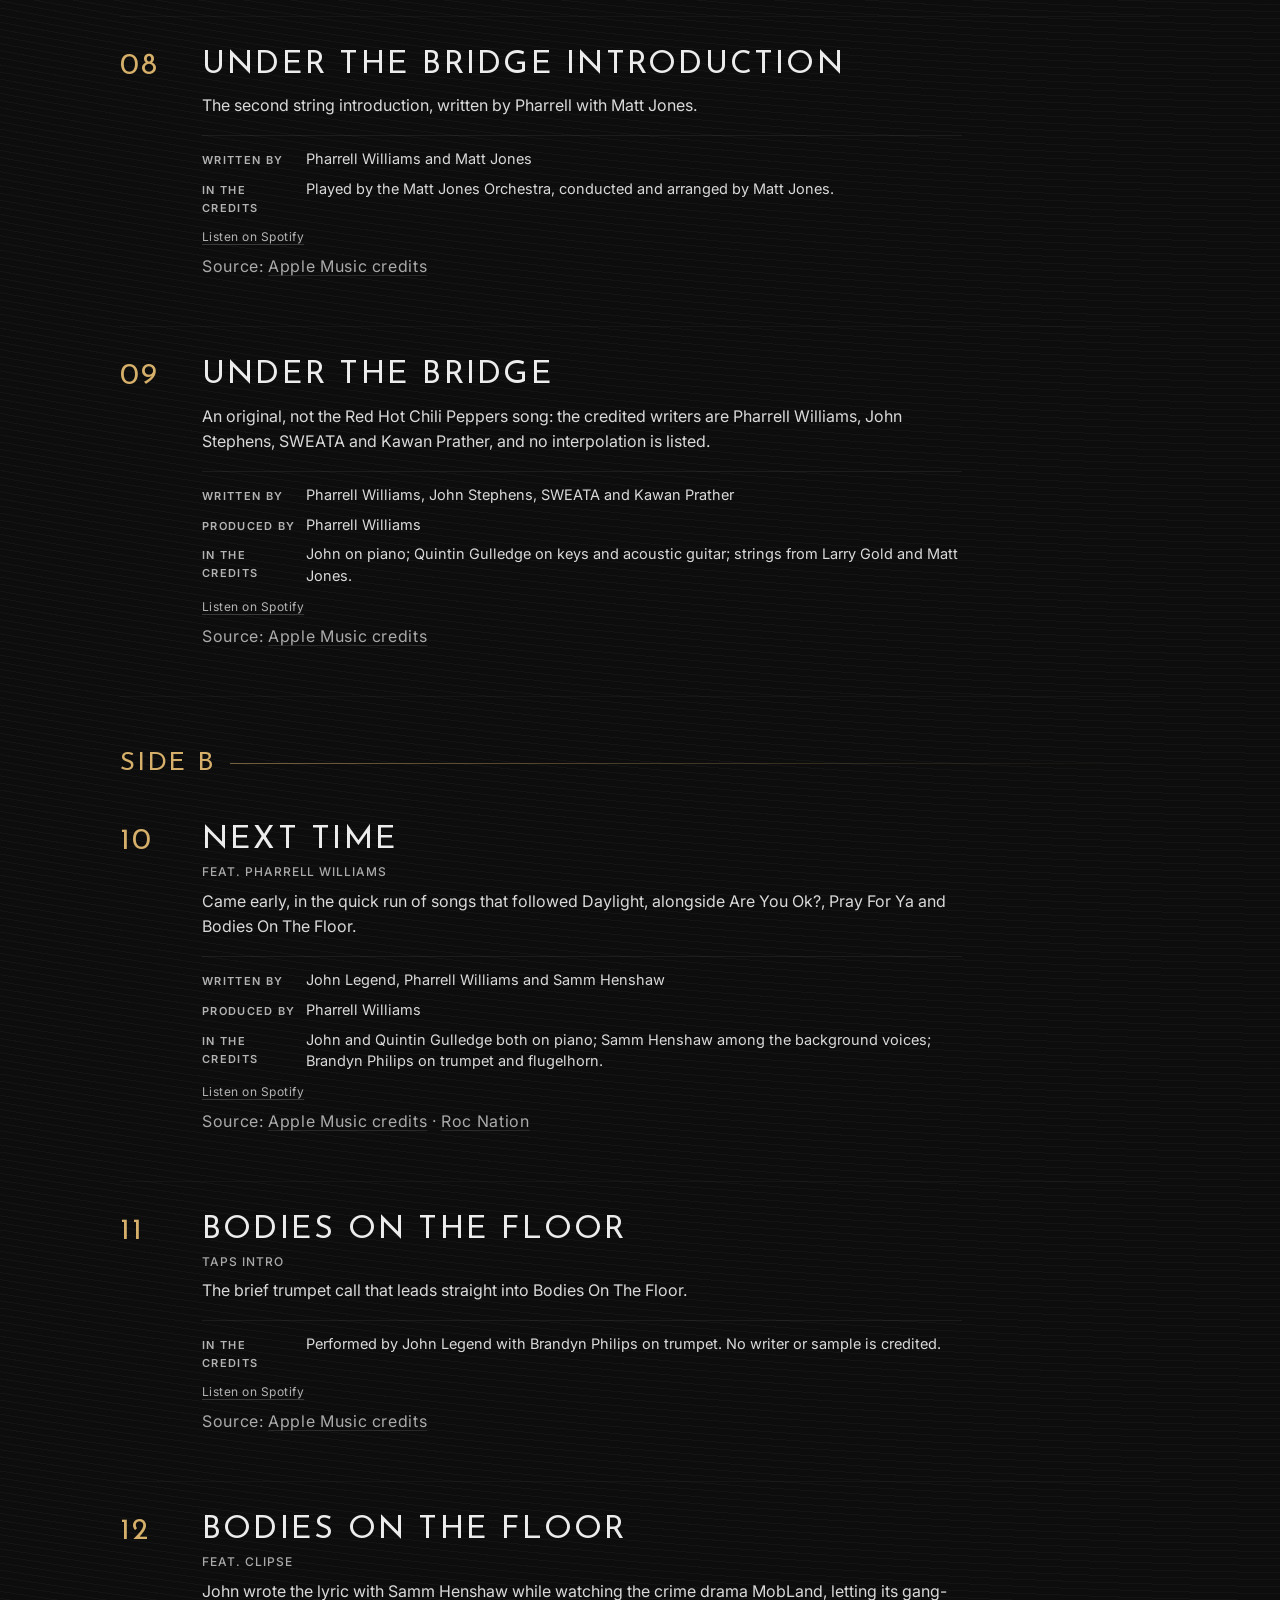
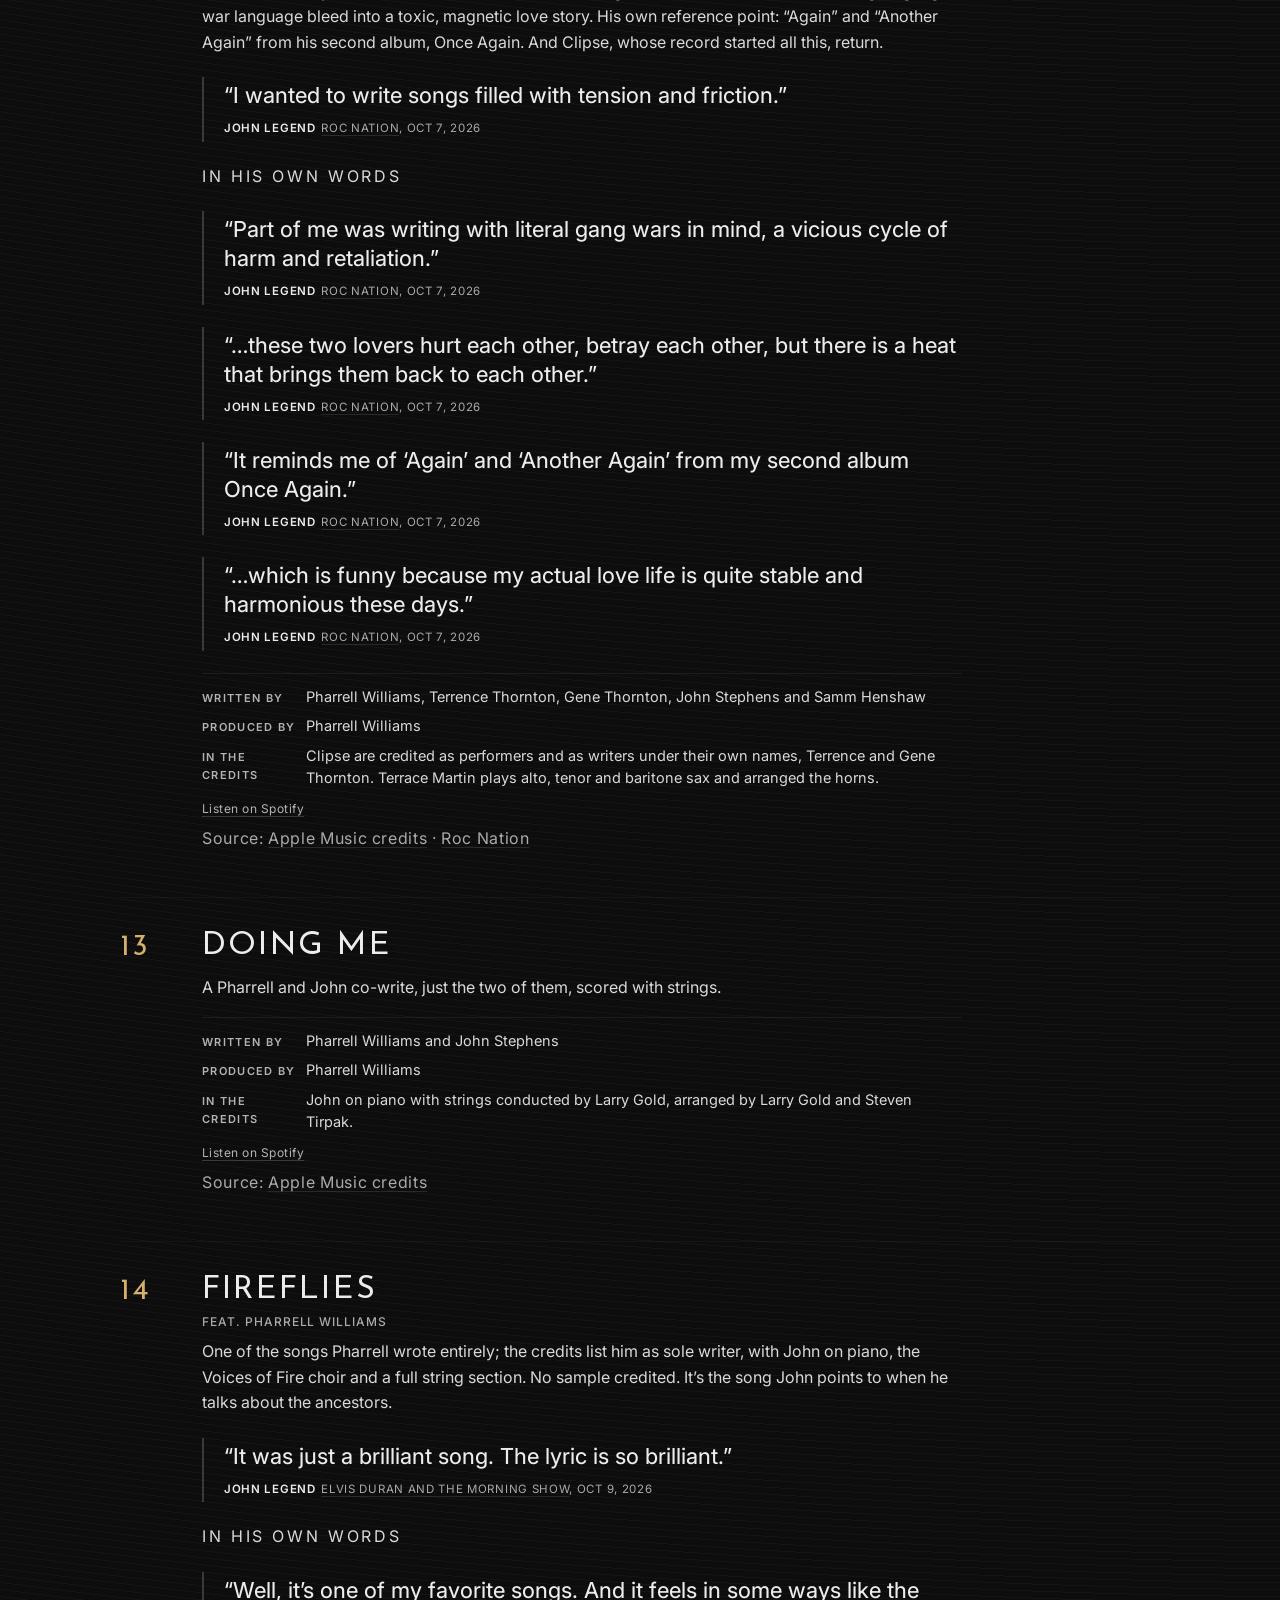
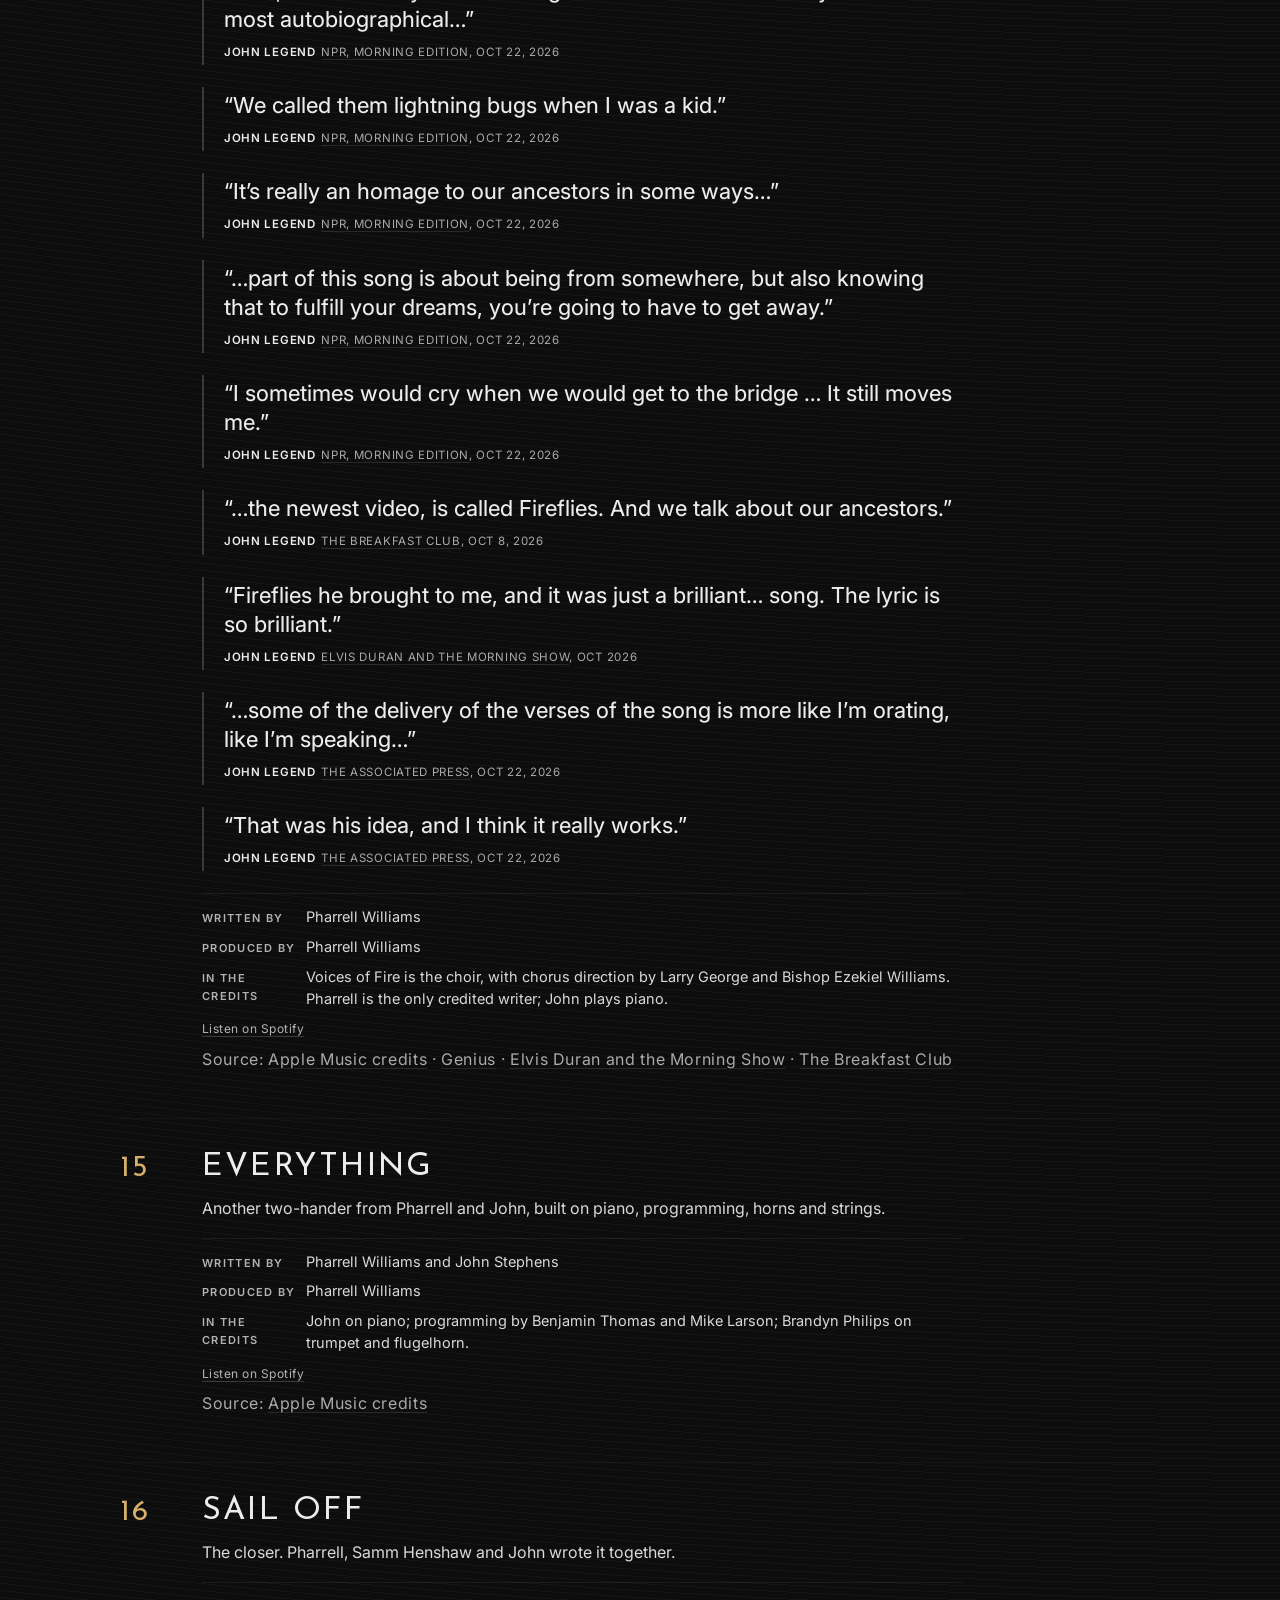
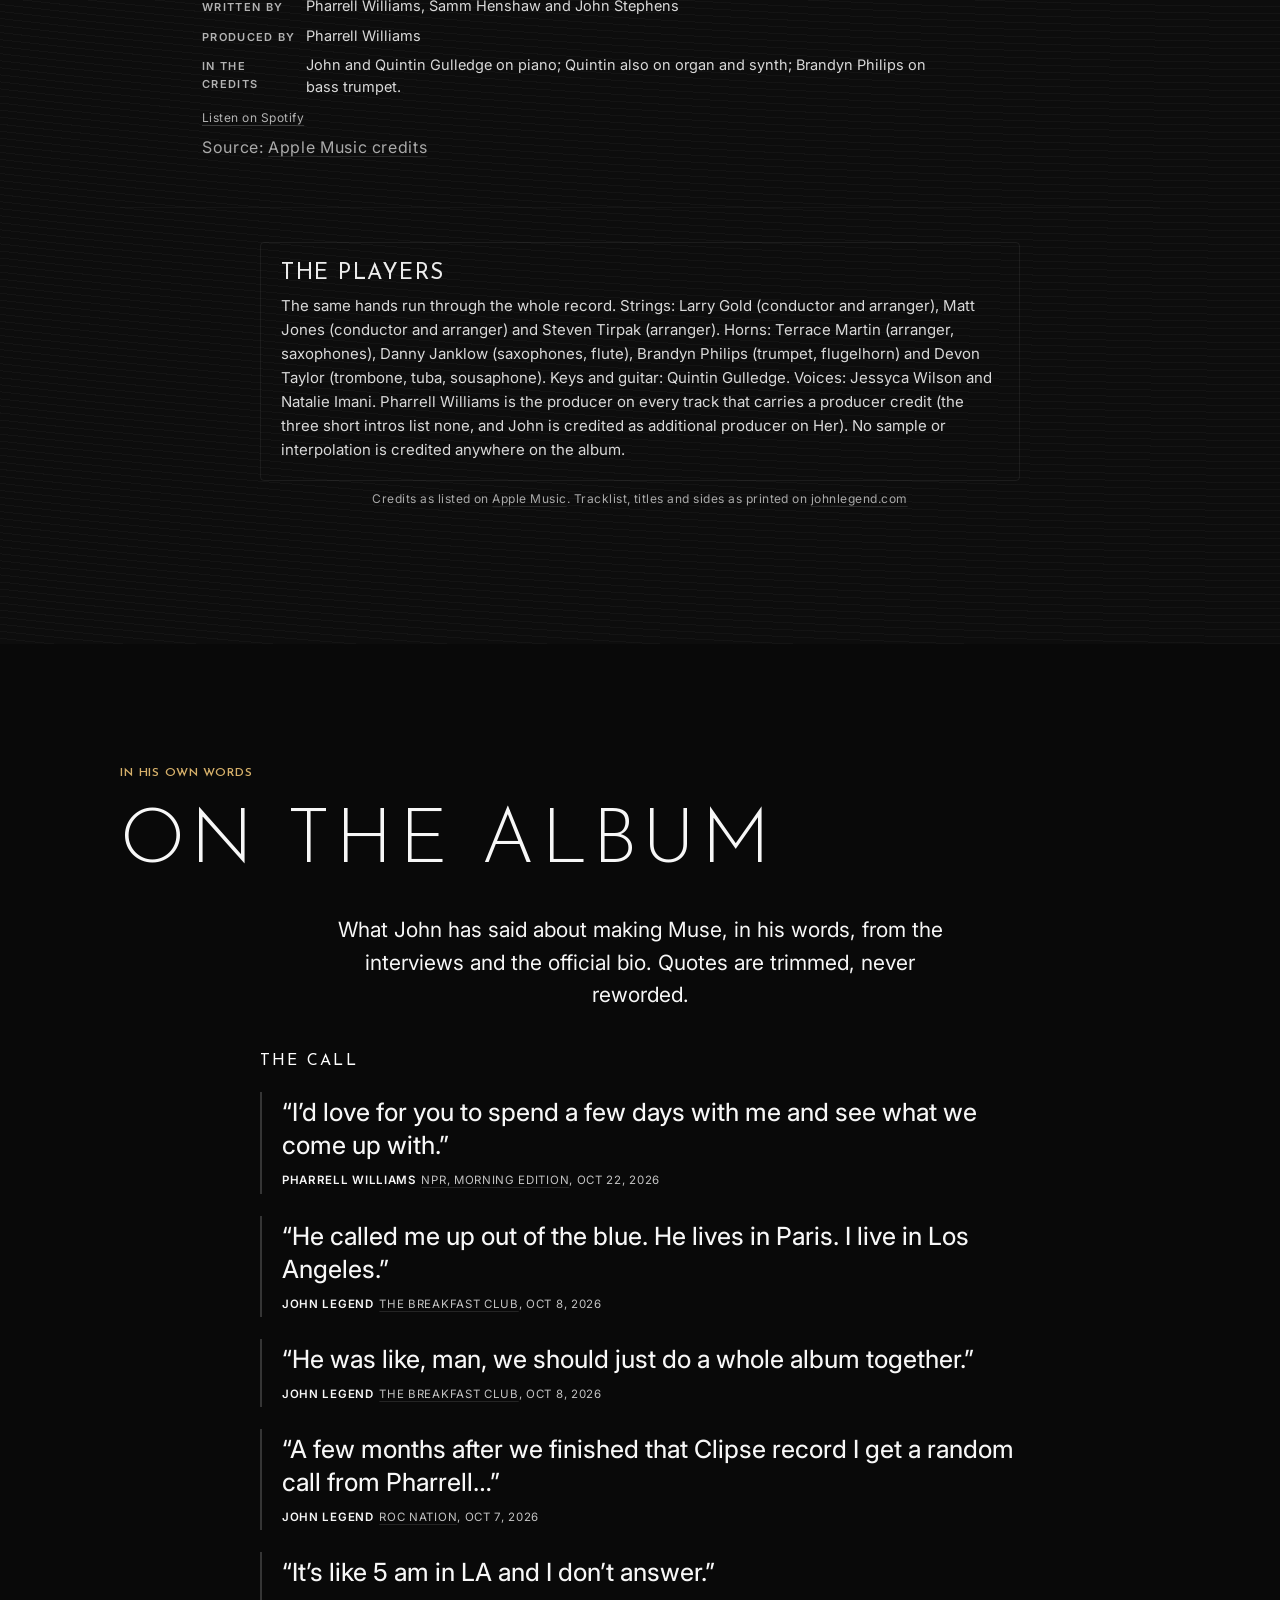
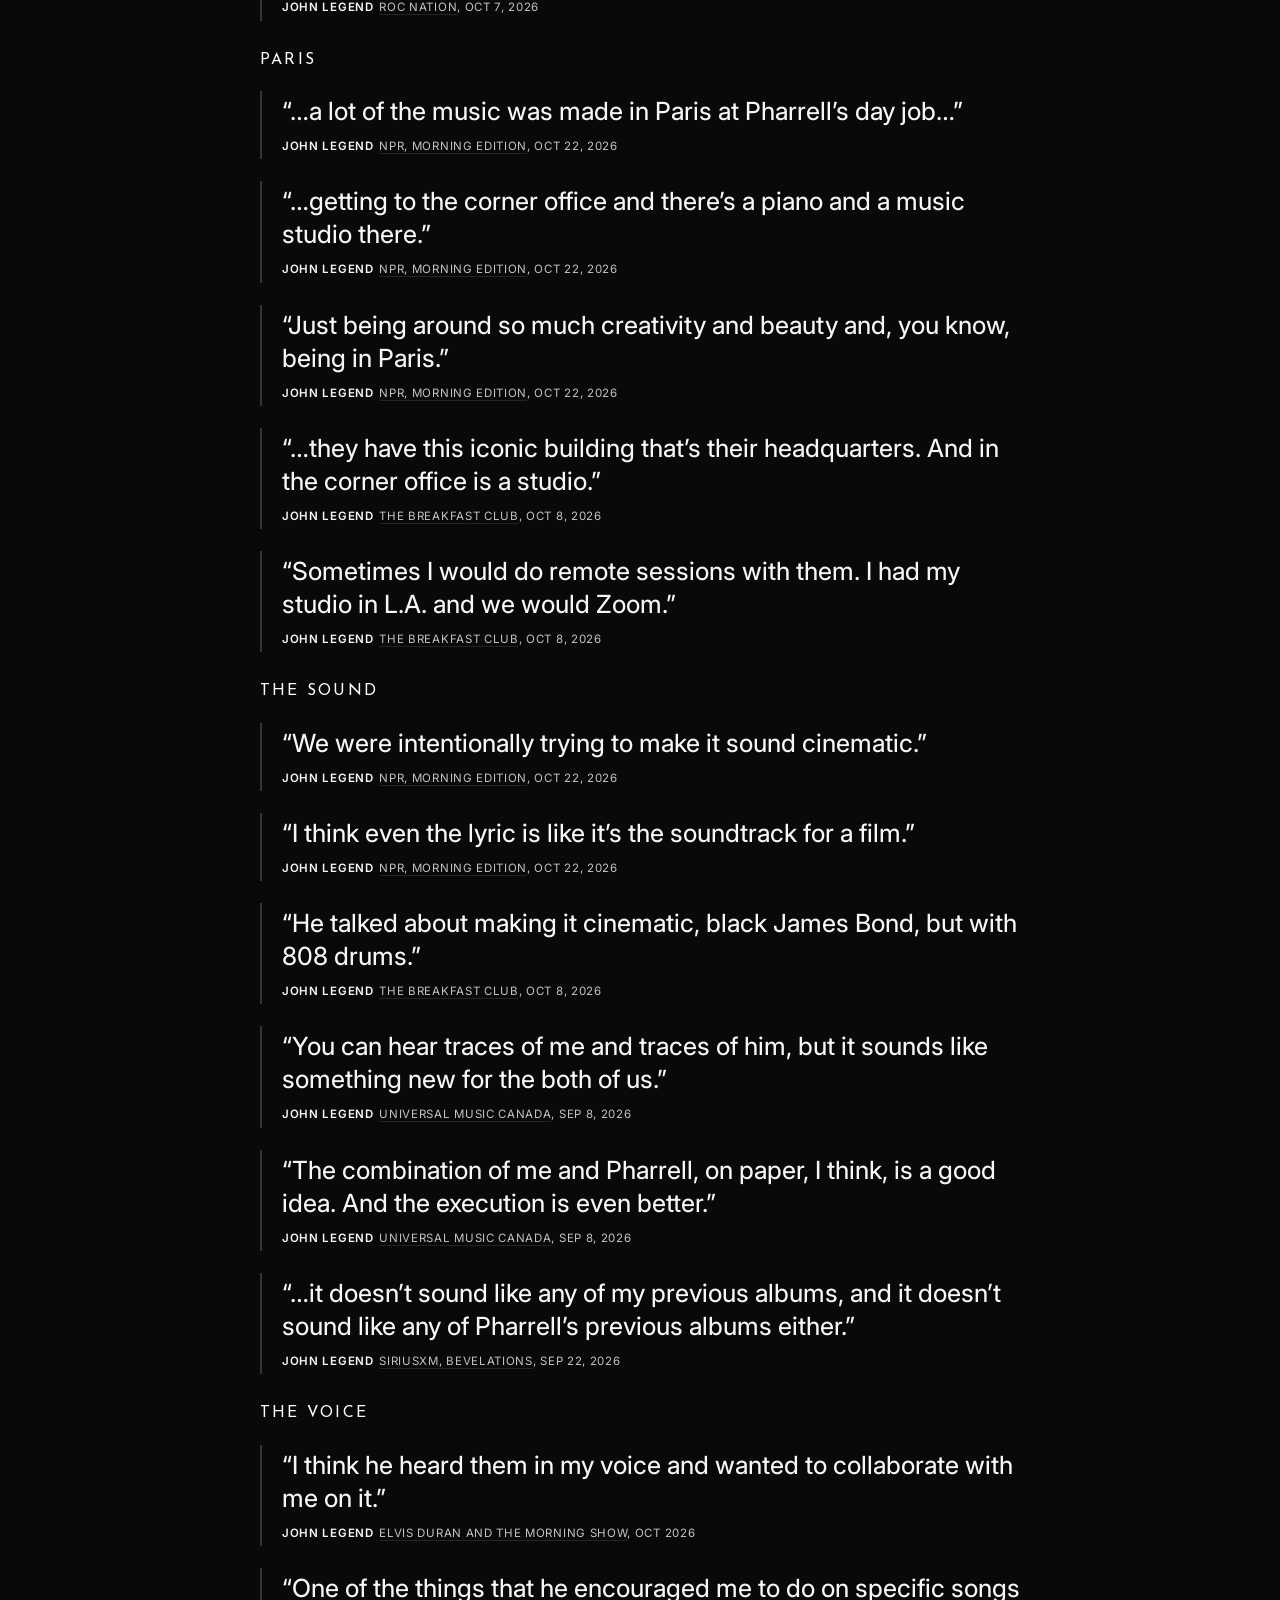
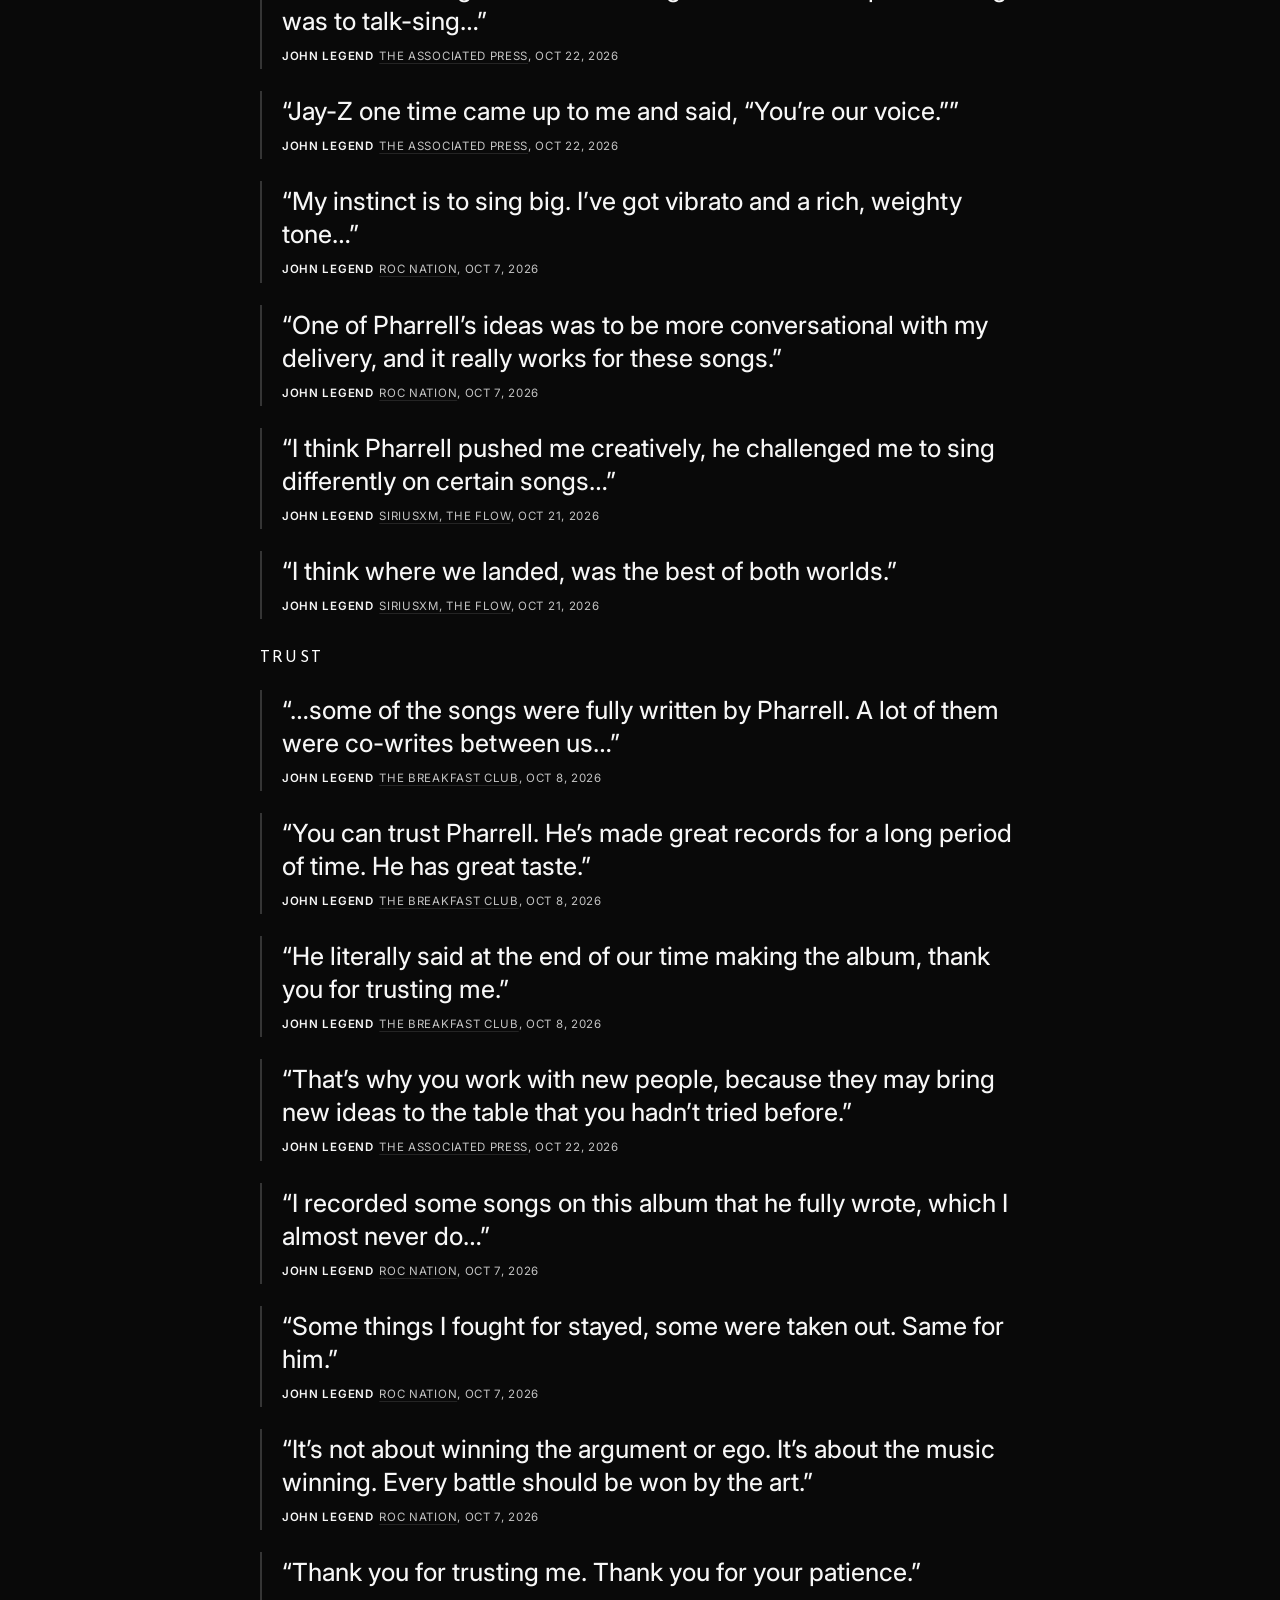
<file: daylight/index.html>
<!doctype html><html lang="en"><head><meta charset="utf-8"><meta name="viewport" content="width=device-width, initial-scale=1"><title>Tracks · The Roots of Muse</title>
<meta http-equiv="refresh" content="0; url=/tracks/#daylight"><link rel="canonical" href="/tracks/#daylight"><meta name="robots" content="noindex">
<script>location.replace("/tracks/#daylight");</script>
<style>body{margin:0;background:#000000;color:#dddddd;font-family:Inter,system-ui,sans-serif;display:grid;place-items:center;min-height:100vh}a{color:#ffffff}</style></head>
<body><p>This page has moved. <a href="/tracks/#daylight">Continue to Tracks</a>.</p></body></html>
</file>
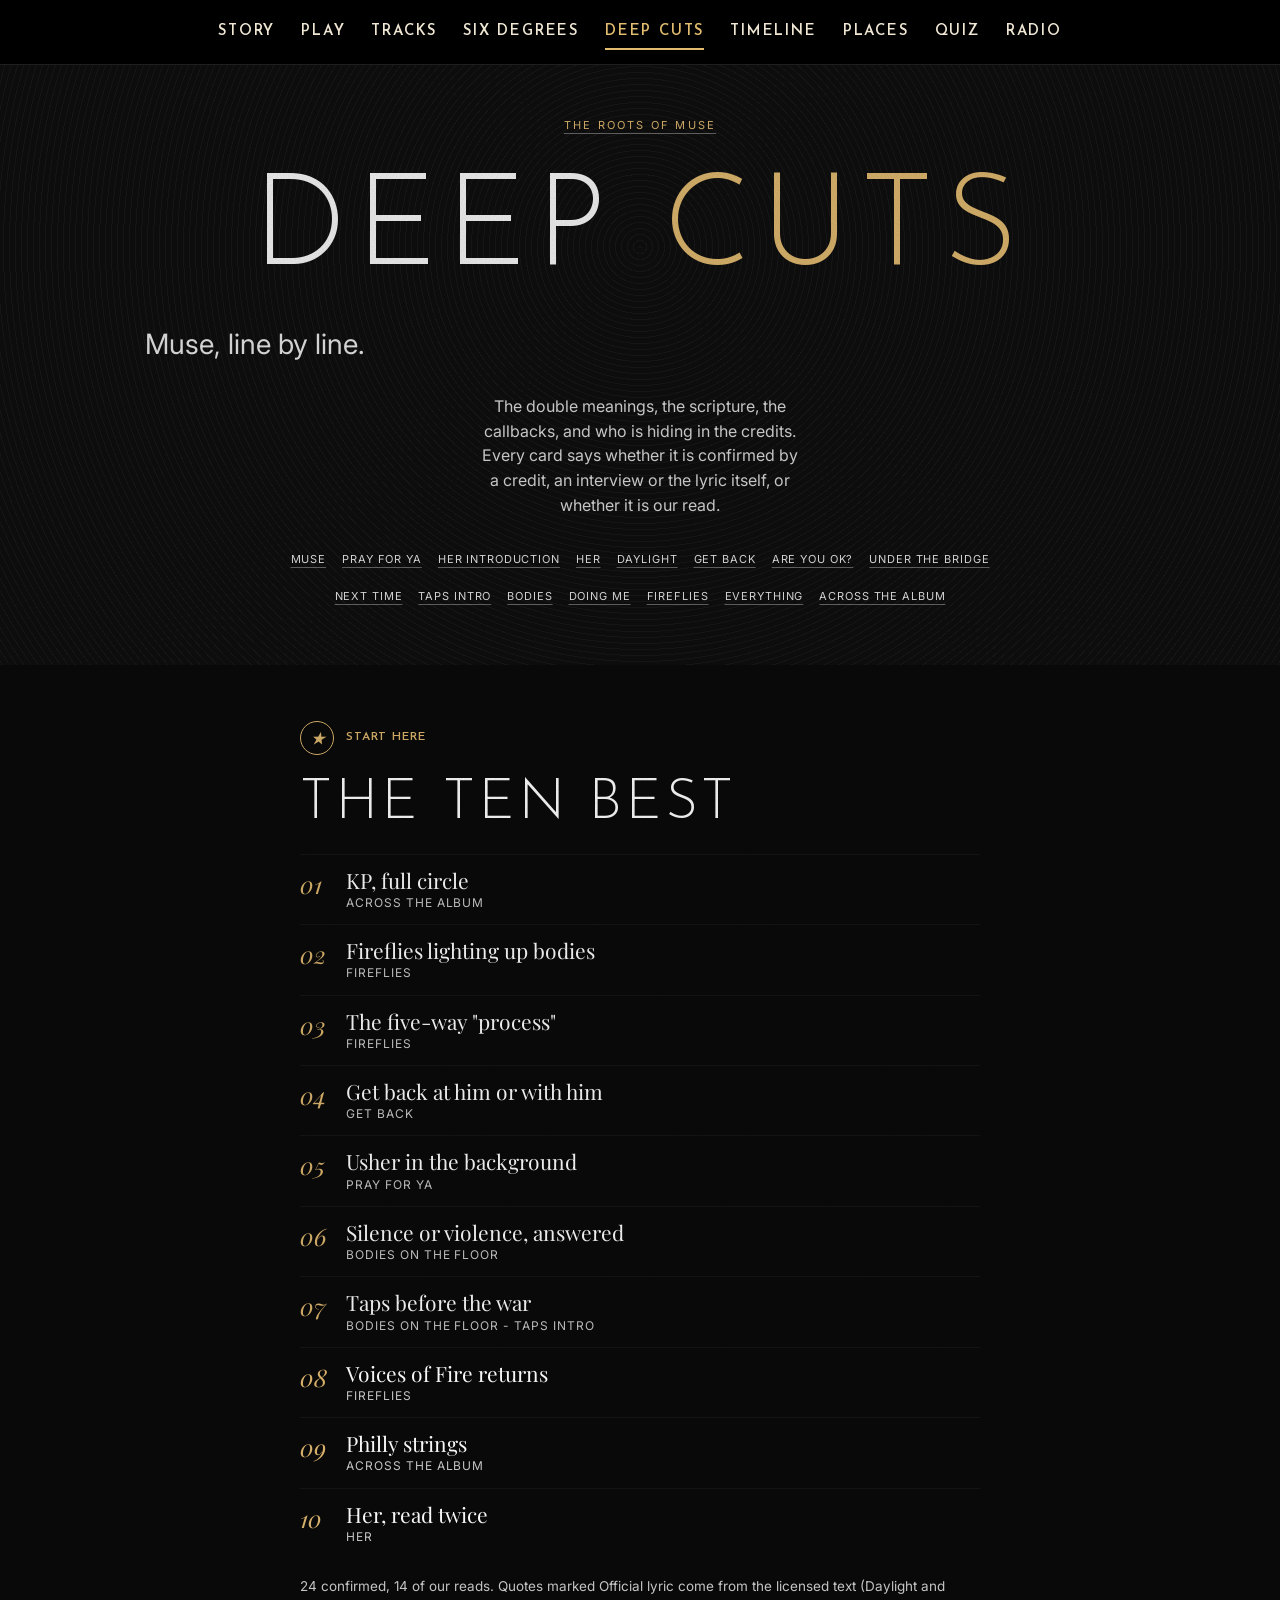
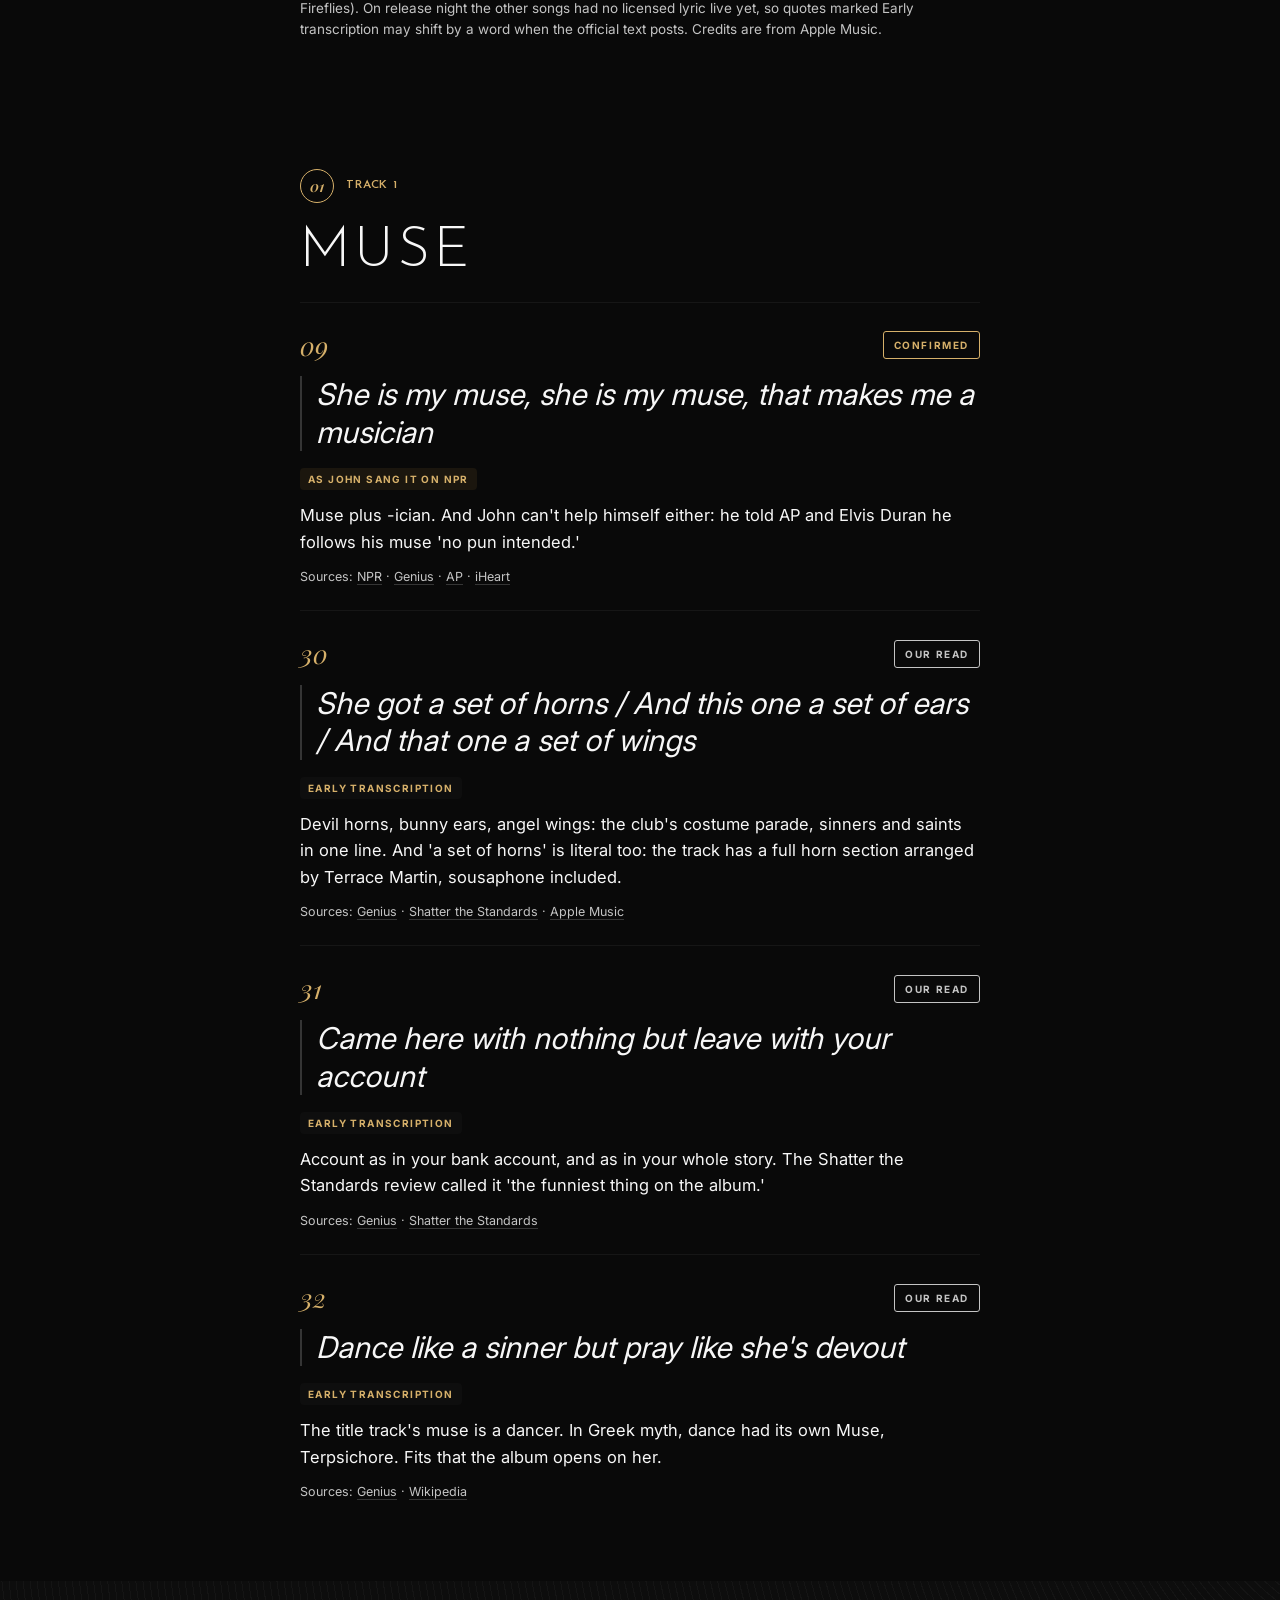
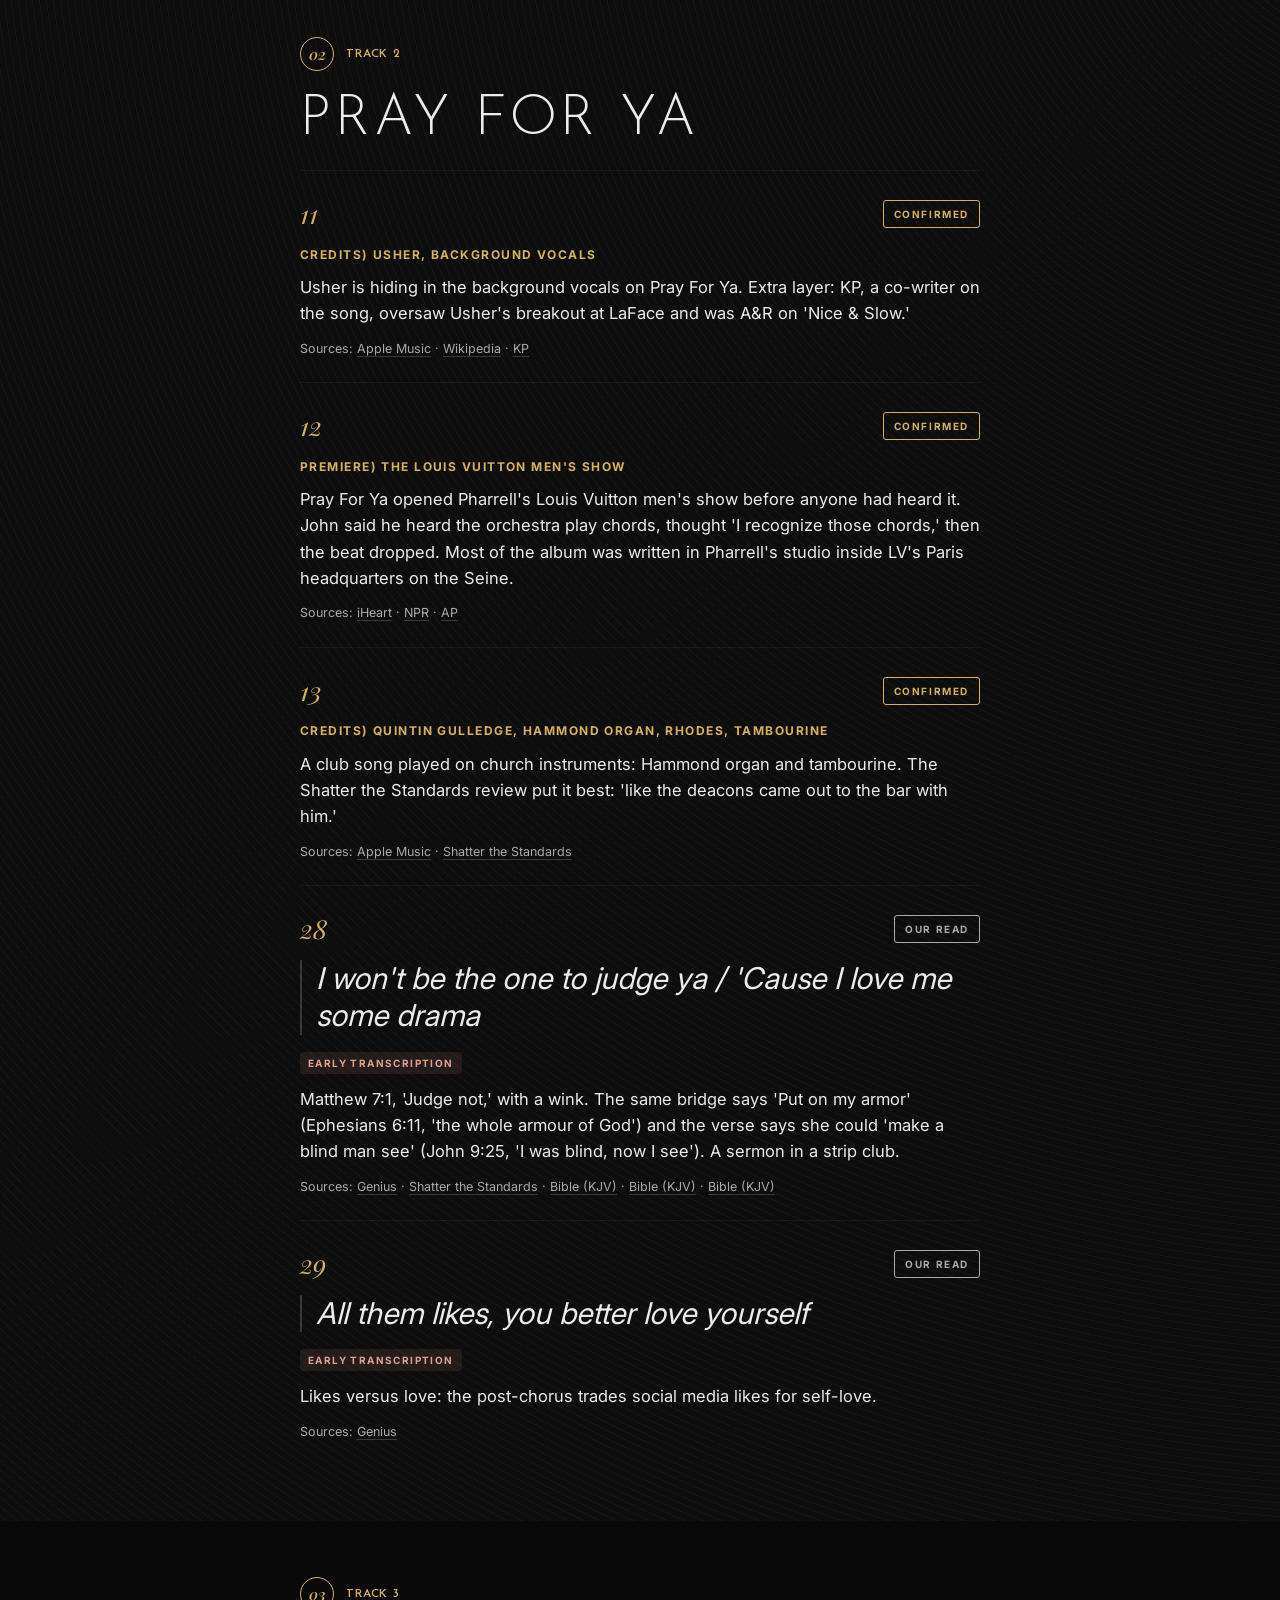
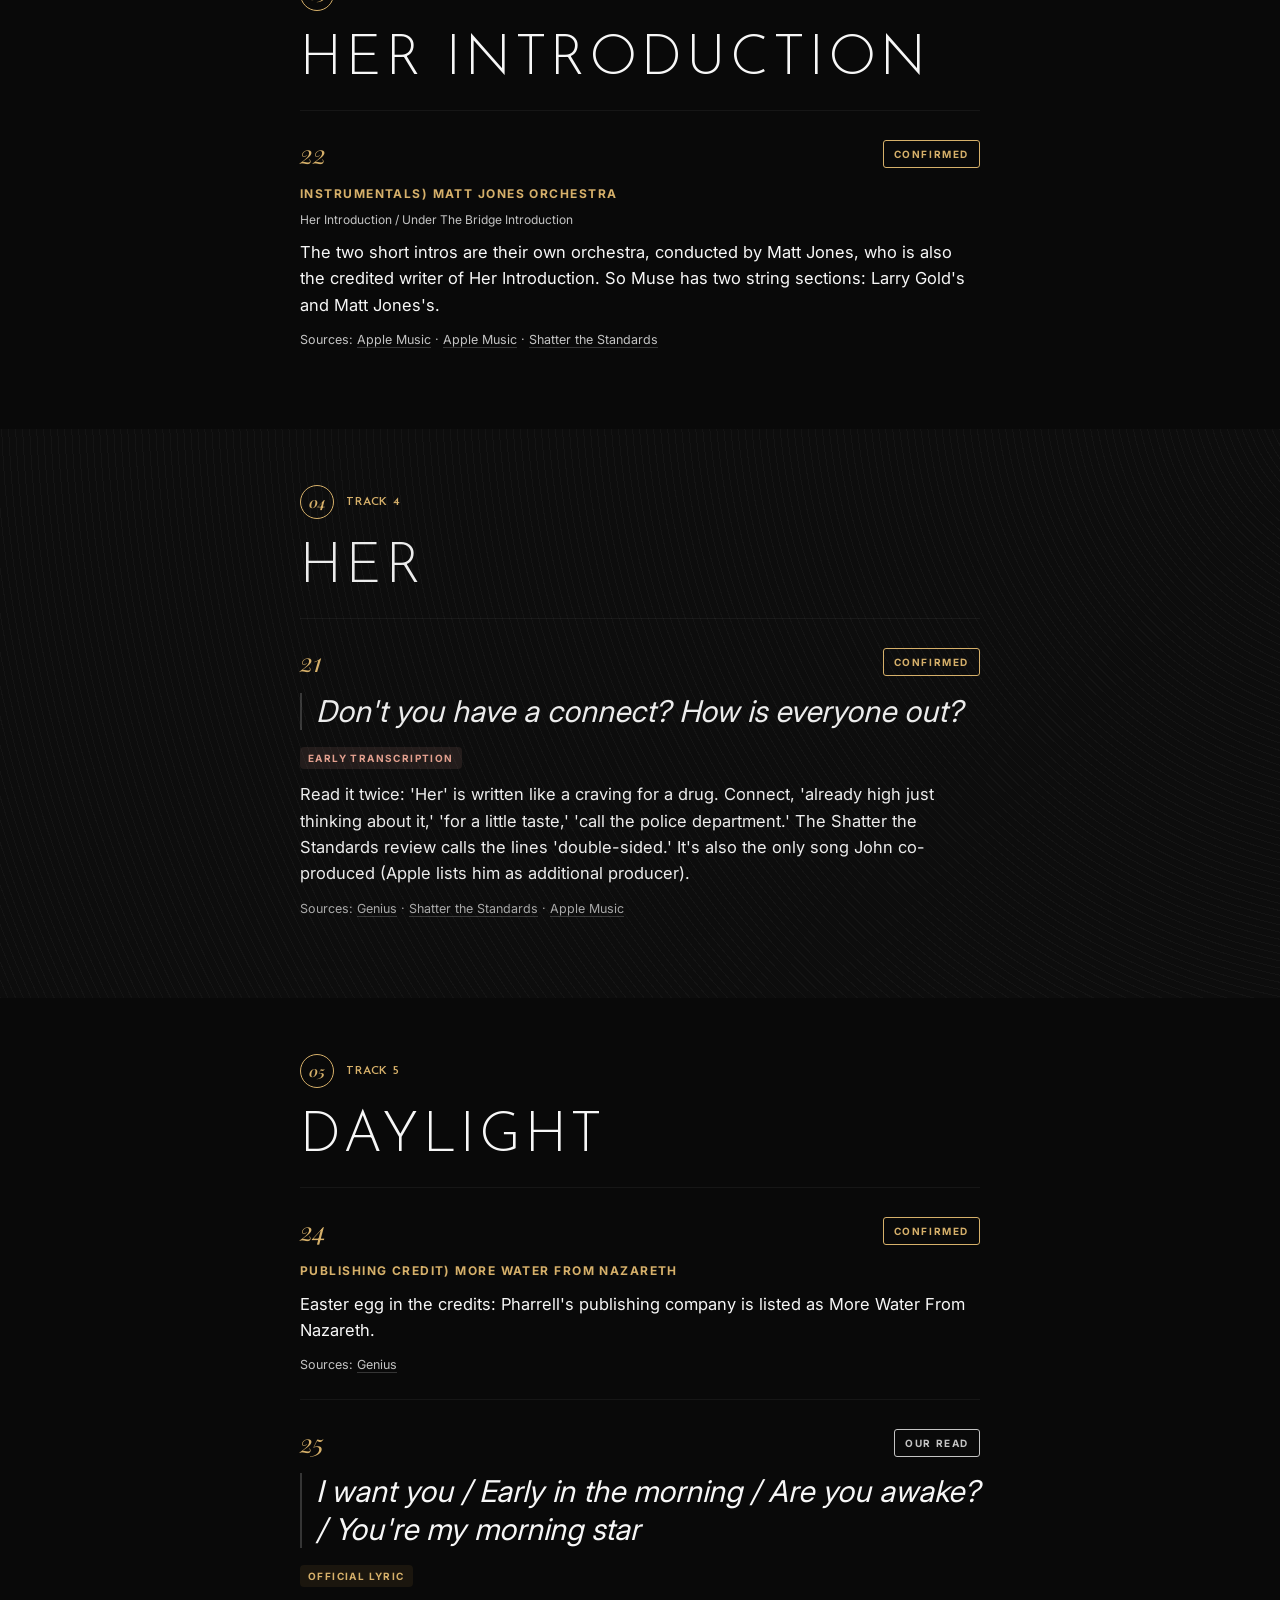
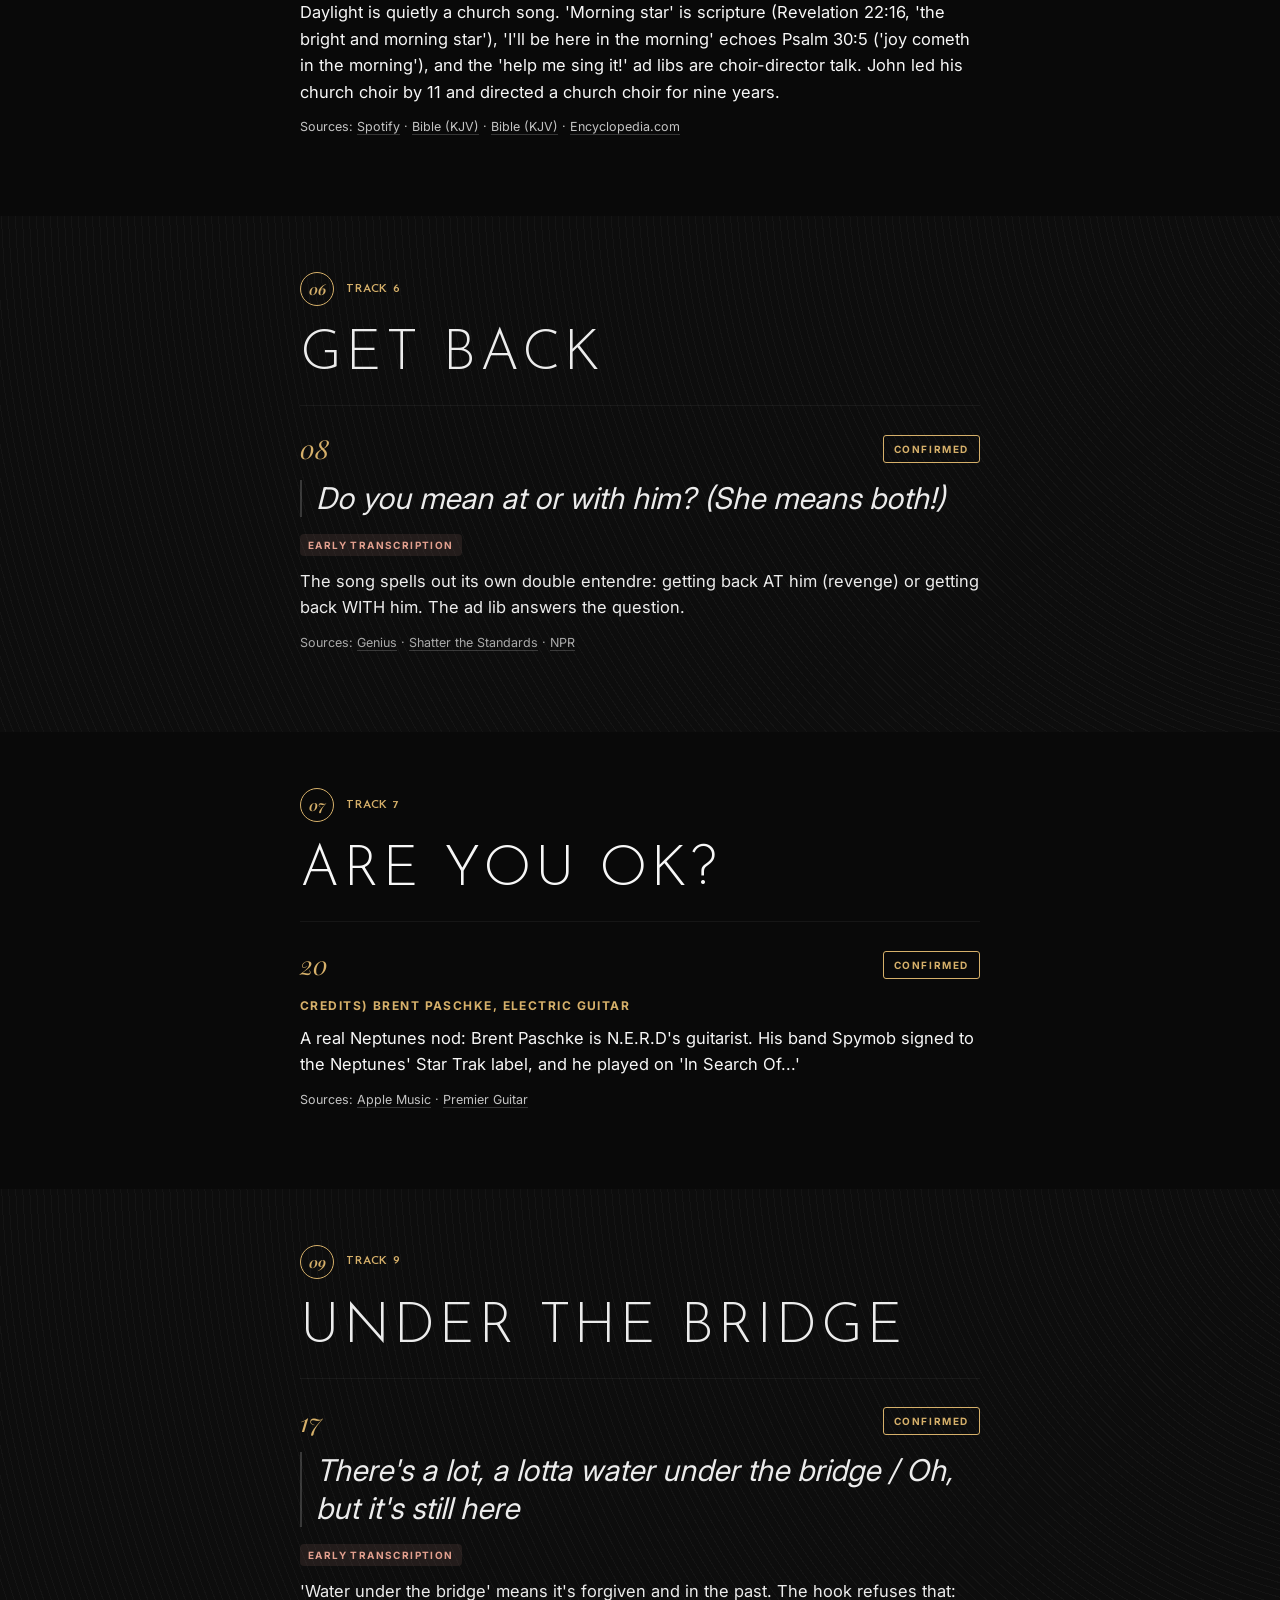
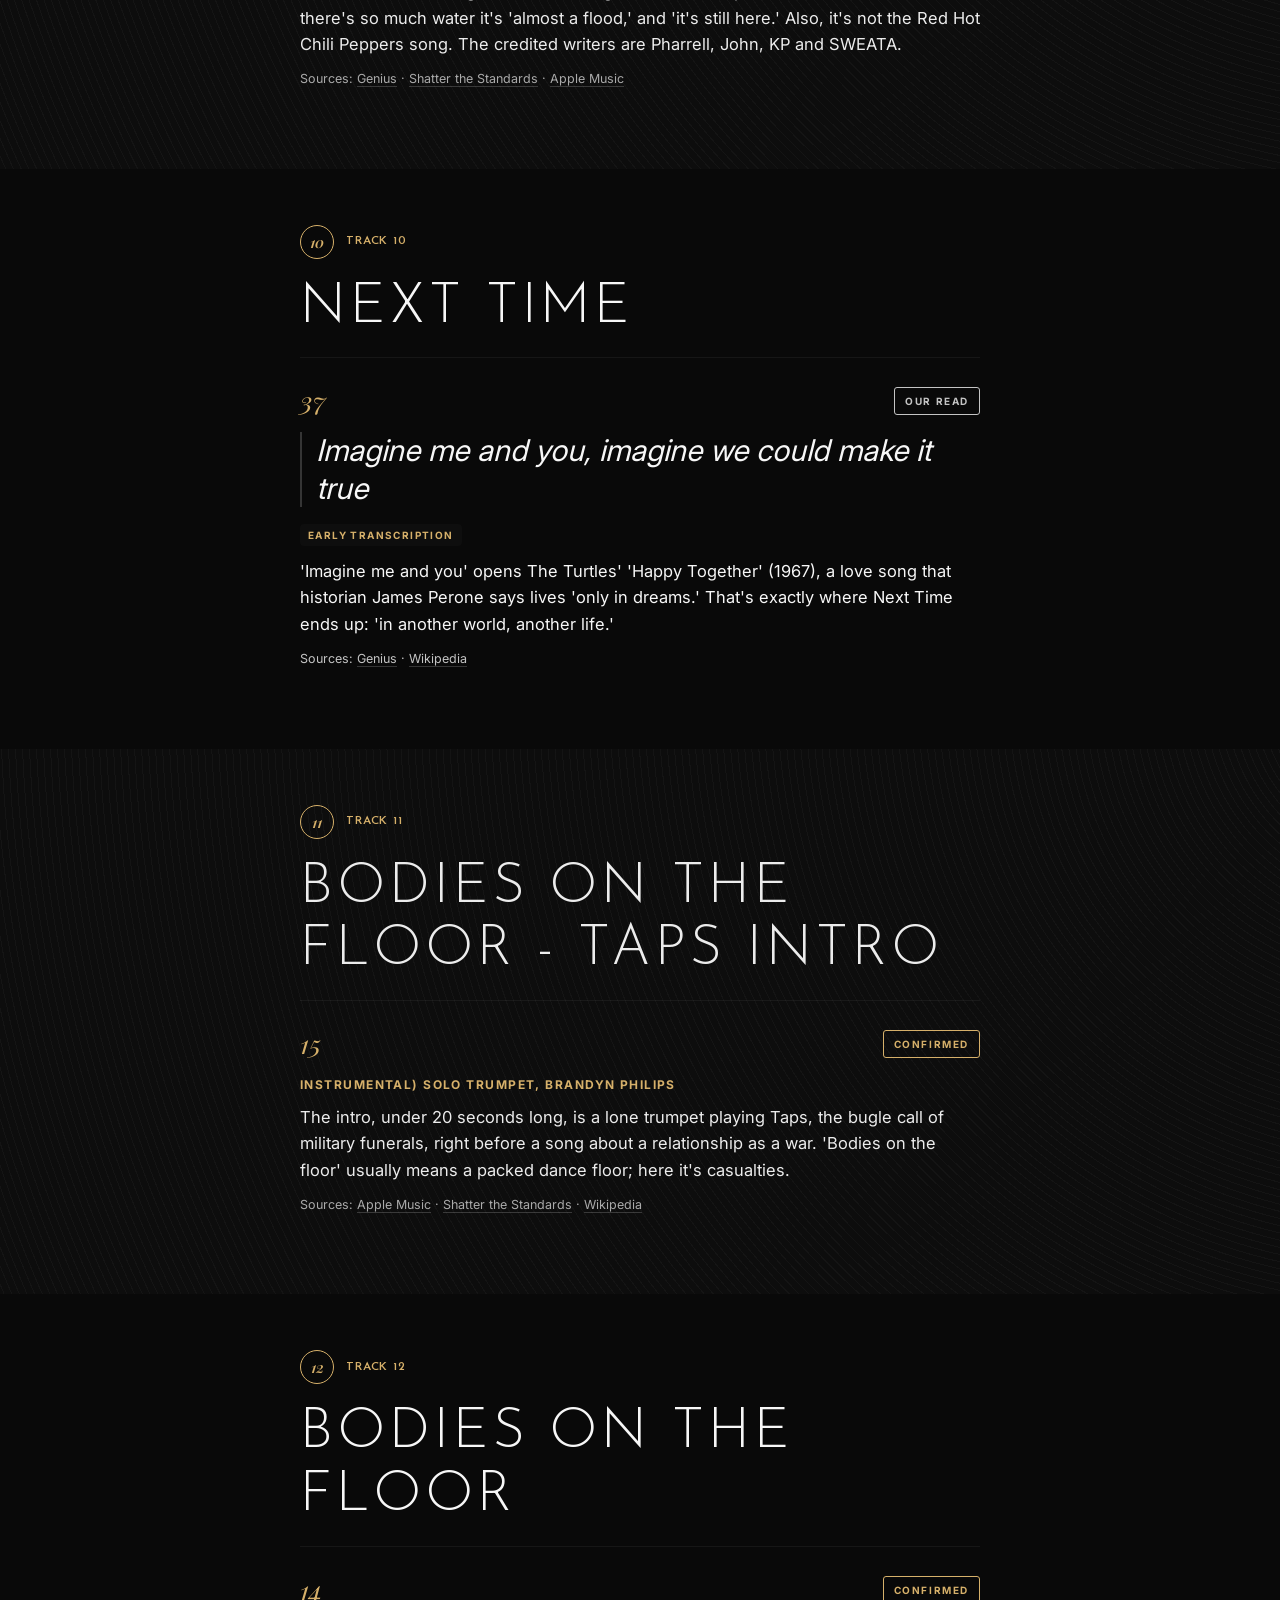
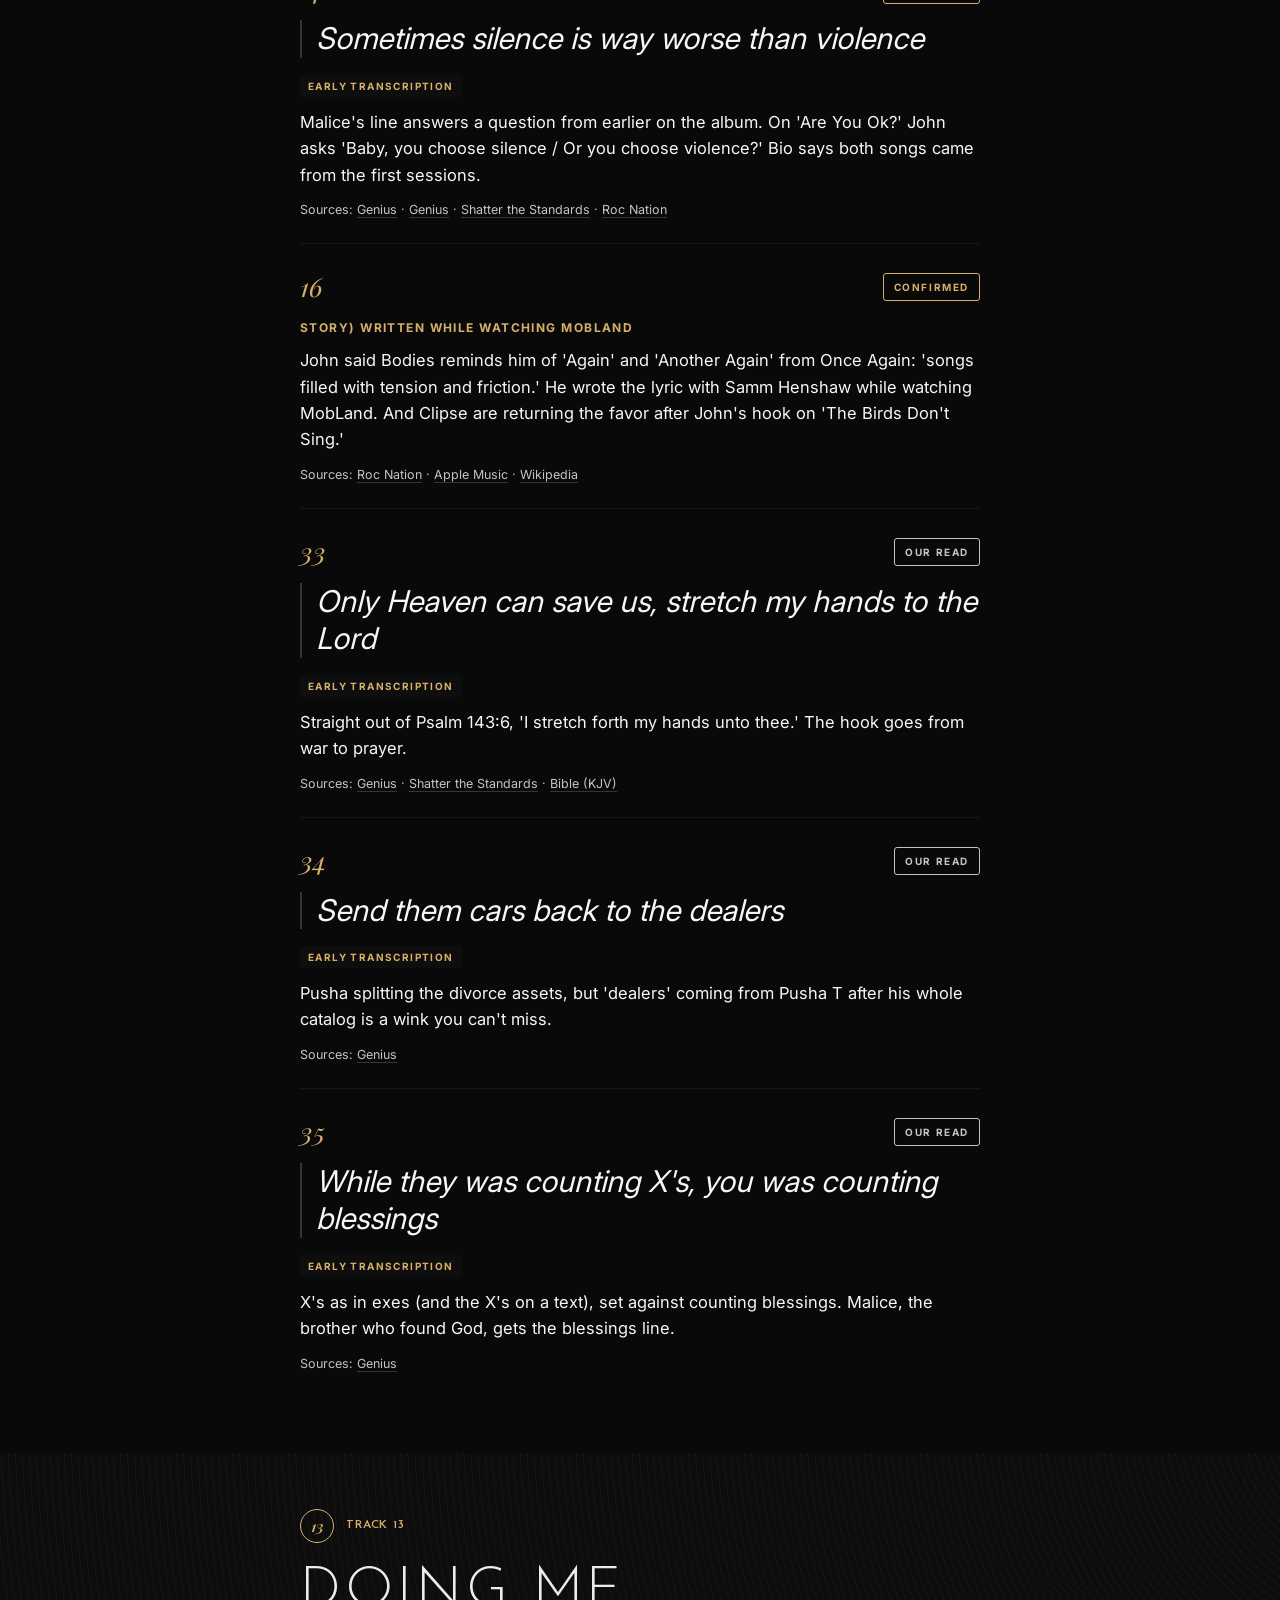
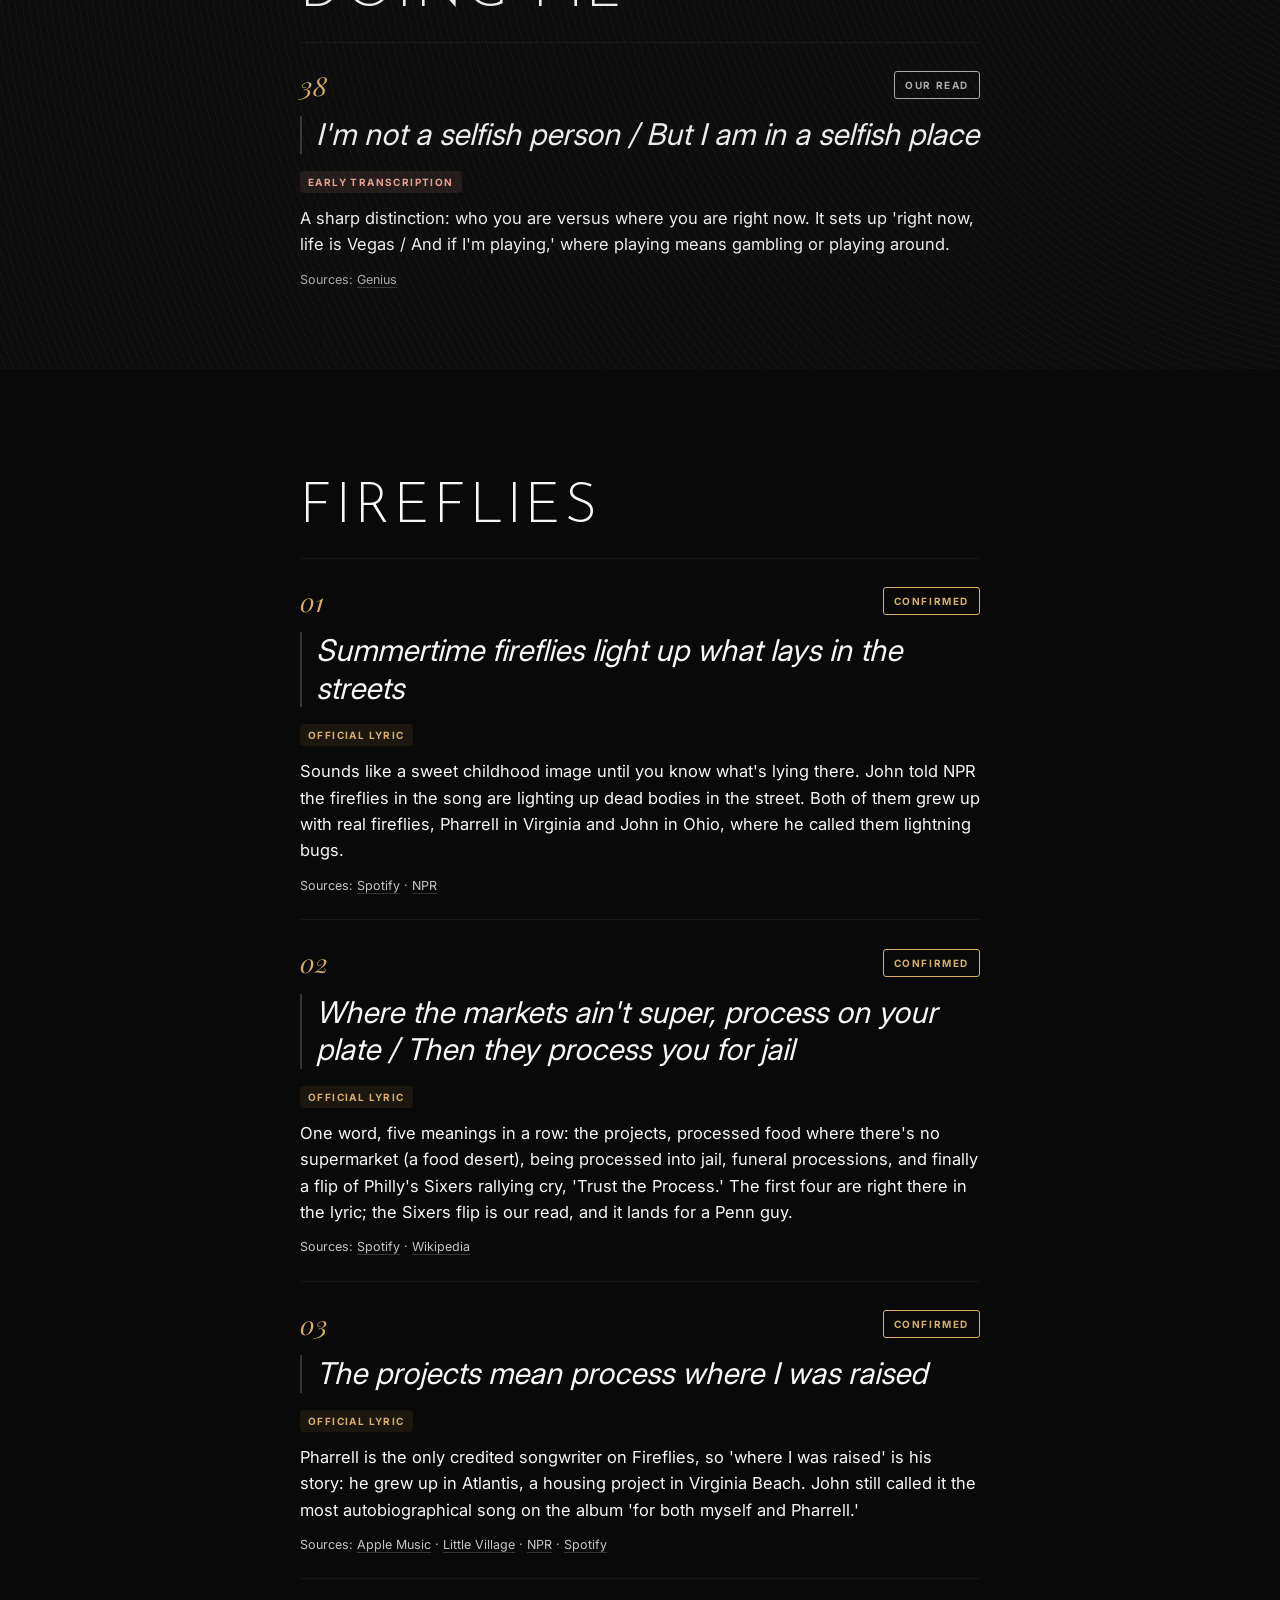
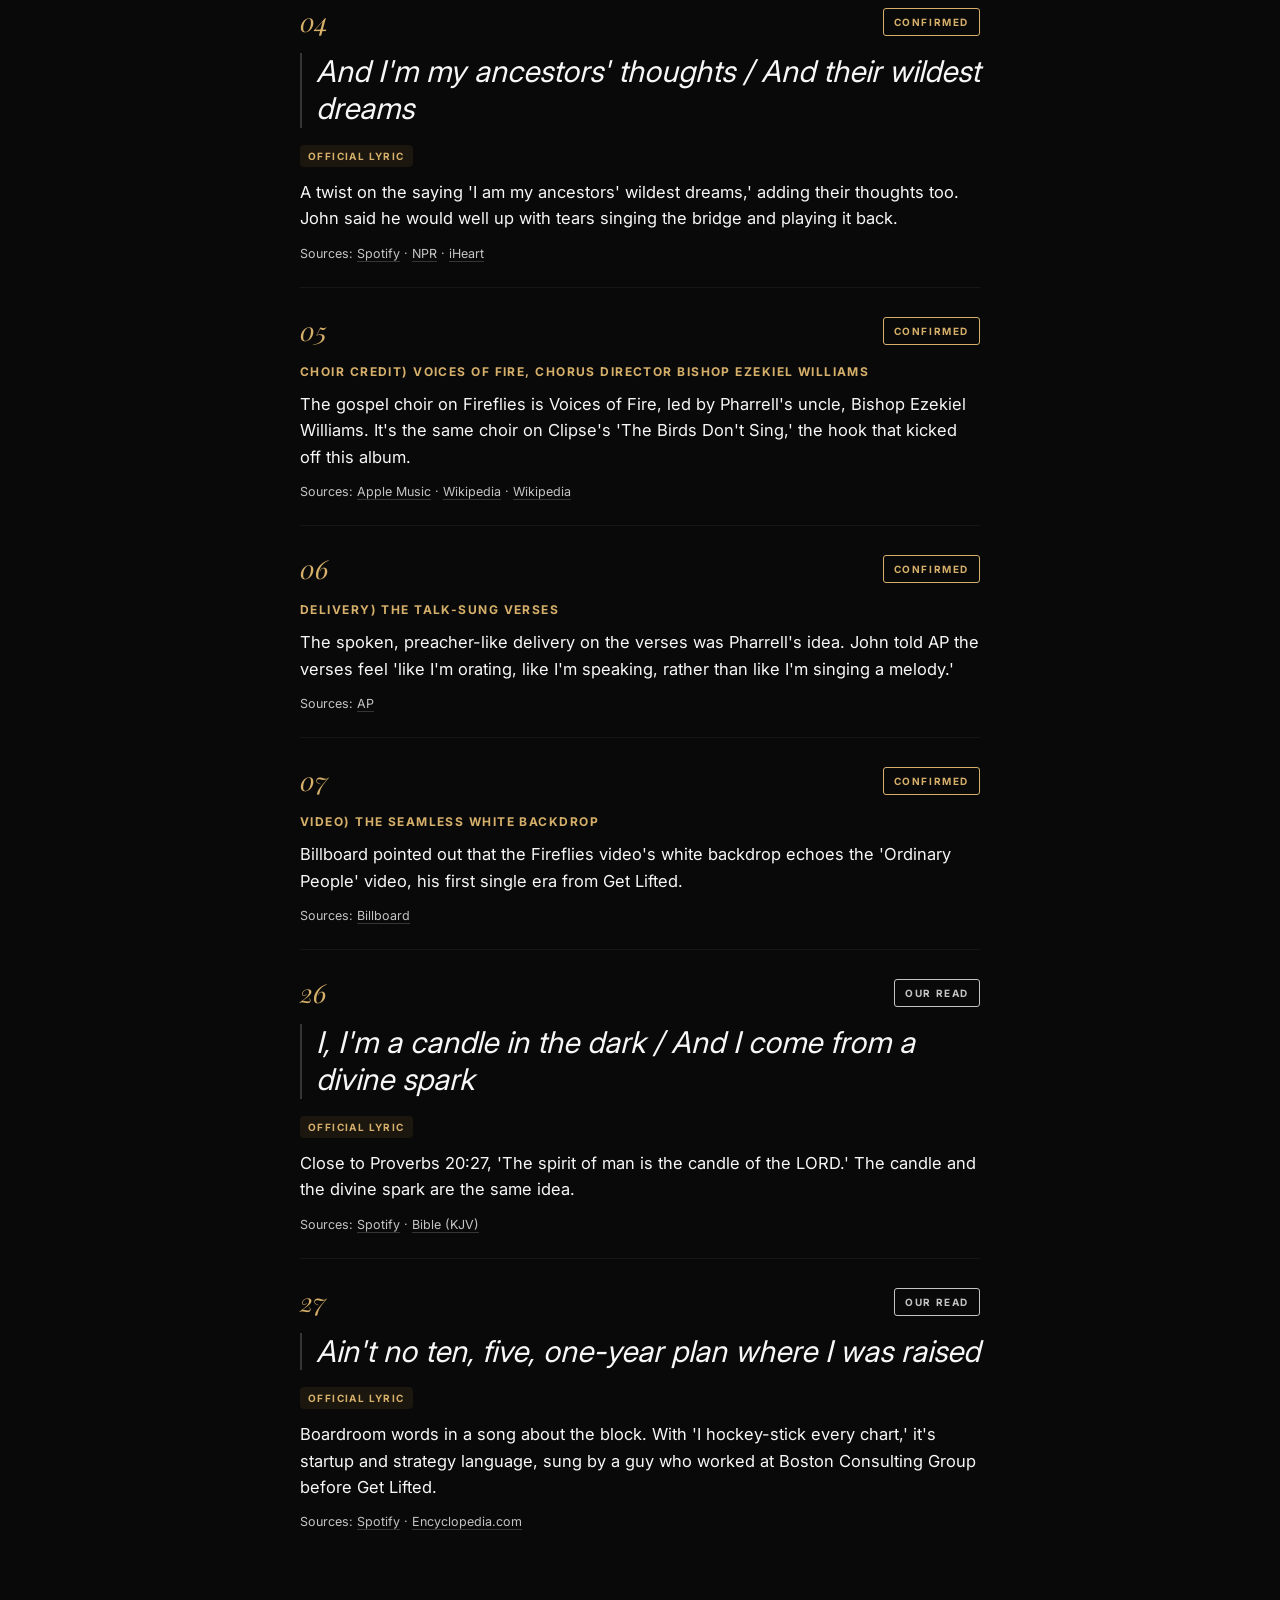
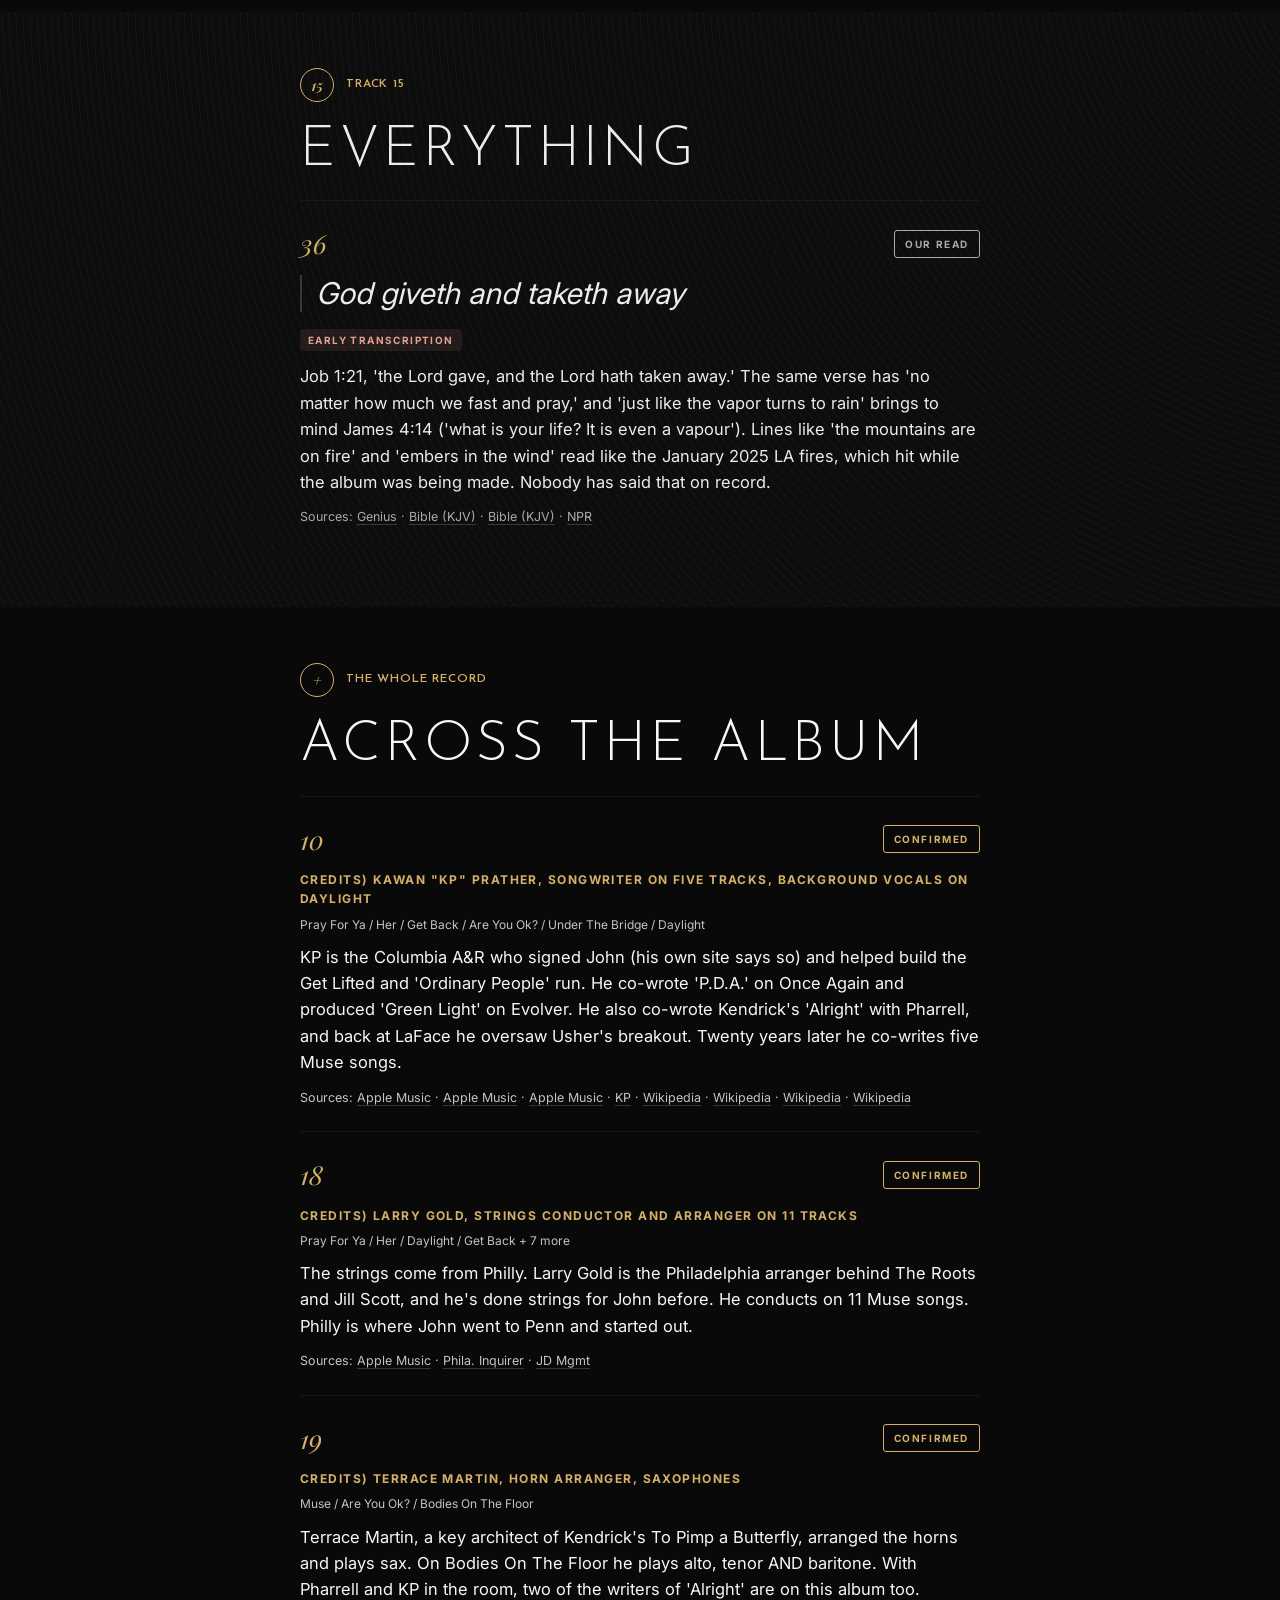
<file: deep-cuts/index.html>
<!doctype html>
<html lang="en">
<head>
<meta charset="utf-8">
<meta name="viewport" content="width=device-width, initial-scale=1, viewport-fit=cover">
<title>Deep Cuts · The Roots of Muse</title>
<meta name="description" content="Line by line through John Legend's Muse: the double meanings, the scripture, the callbacks, and who is hiding in the credits.">
<meta name="theme-color" content="#0e0d0b">
<link rel="canonical" href="https://themuselegend.com/deep-cuts/">
<meta property="og:type" content="website">
<meta property="og:url" content="https://themuselegend.com/deep-cuts/">
<meta property="og:title" content="Deep Cuts · The Roots of Muse">
<meta property="og:description" content="The double meanings, the scripture and the names hiding in the credits of Muse.">
<meta property="og:image" content="https://themuselegend.com/assets/og.jpg">
<meta name="twitter:card" content="summary_large_image">
<link rel="preload" href="/assets/fonts/playfair.woff2" as="font" type="font/woff2" crossorigin>
<link rel="preload" href="/assets/fonts/inter.woff2" as="font" type="font/woff2" crossorigin>
<link rel="icon" href="/favicon.svg" type="image/svg+xml">
<link rel="apple-touch-icon" href="/apple-touch-icon.png">
<link rel="stylesheet" href="/styles.css">
<link rel="stylesheet" href="/deep-cuts/dc.css">
<script src="/script.js"></script>
<link rel="stylesheet" href="/assets/rm.css?v=20261110">
</head>
<body class="rm-type">
<a class="skip" href="#main">Skip to content</a>
<nav class="rm-nav" aria-label="The Roots of Muse"><div class="rm-nav-in"><a href="/">Story</a><a href="/#play">Play</a><a href="/tracks/">Tracks</a><a href="/map/">Six Degrees</a><a href="/deep-cuts/" aria-current="page">Deep Cuts</a><a href="/timeline/">Timeline</a><a href="/places/">Places</a><a href="/quiz/">Quiz</a><a href="/radio/">Radio</a></div></nav>

<div class="grain" aria-hidden="true"></div>
<header class="dc-hero">
  <div class="hero-grooves" aria-hidden="true"></div>
  <a class="dc-back" href="/">The Roots of Muse</a>
  <h1><span>Deep <em>Cuts</em></span></h1>
  <p class="subtitle">Muse, line by line.</p>
  <p class="lede">The double meanings, the scripture, the callbacks, and who is hiding in the credits. Every card says whether it is confirmed by a credit, an interview or the lyric itself, or whether it is our read.</p>
  <nav class="dc-jump" aria-label="Tracks"><a href="#muse">Muse</a><a href="#pray-for-ya">Pray For Ya</a><a href="#her-introduction">Her Introduction</a><a href="#her">Her</a><a href="#daylight">Daylight</a><a href="#get-back">Get Back</a><a href="#are-you-ok">Are You Ok?</a><a href="#under-the-bridge">Under The Bridge</a><a href="#next-time">Next Time</a><a href="#bodies-on-the-floor-taps-intro">Taps Intro</a><a href="#bodies-on-the-floor">Bodies</a><a href="#doing-me">Doing Me</a><a href="#fireflies">Fireflies</a><a href="#everything">Everything</a><a href="#across-the-album">Across the album</a></nav>
</header>
<main id="main">
<section class="sec dc-sec" id="best"><div class="wrap narrow">
<p class="eyebrow reveal"><span>★</span> Start here</p>
<h2 class="dc-h reveal">The ten best</h2>
<ol class="dc-top10 reveal"><li><a href="#n10">KP, full circle</a><span>Across the album</span></li>
<li><a href="#n1">Fireflies lighting up bodies</a><span>Fireflies</span></li>
<li><a href="#n2">The five-way &quot;process&quot;</a><span>Fireflies</span></li>
<li><a href="#n8">Get back at him or with him</a><span>Get Back</span></li>
<li><a href="#n11">Usher in the background</a><span>Pray For Ya</span></li>
<li><a href="#n14">Silence or violence, answered</a><span>Bodies On The Floor</span></li>
<li><a href="#n15">Taps before the war</a><span>Bodies On The Floor - Taps Intro</span></li>
<li><a href="#n5">Voices of Fire returns</a><span>Fireflies</span></li>
<li><a href="#n18">Philly strings</a><span>Across the album</span></li>
<li><a href="#n21">Her, read twice</a><span>Her</span></li></ol>
<p class="dc-note reveal">24 confirmed, 14 of our reads. Quotes marked Official lyric come from the licensed text (Daylight and Fireflies). On release night the other songs had no licensed lyric live yet, so quotes marked Early transcription may shift by a word when the official text posts. Credits are from Apple Music.</p>
</div></section><section class="sec dc-sec" id="muse"><div class="wrap narrow"><p class="eyebrow reveal"><span>01</span> Track 1</p><h2 class="dc-h reveal">Muse</h2><article class="dc-card reveal" id="n9">
  <div class="dc-top"><span class="dc-n">09</span><span class="dc-badge ok">Confirmed</span></div>
  <blockquote class="dc-line">She is my muse, she is my muse, that makes me a musician</blockquote><span class="dc-q ok">As John sang it on NPR</span>
  <p class="dc-body">Muse plus -ician. And John can&#x27;t help himself either: he told AP and Elvis Duran he follows his muse &#x27;no pun intended.&#x27;</p>
  <p class="dc-src">Sources: <a href="https://www.npr.org/2026/10/22/nx-s1-5961171/john-legend-talks-about-his-new-album-muse" target="_blank" rel="noopener">NPR</a> · <a href="https://genius.com/John-legend-and-pharrell-williams-muse-lyrics" target="_blank" rel="noopener">Genius</a> · <a href="https://www.wsbtv.com/entertainment/john-legend/JDZBQ4XTJAZGTE2WQBMOY2ICFM/" target="_blank" rel="noopener">AP</a> · <a href="https://www.iheart.com/podcast/1031-elvis-durans-daily-highli-25096811/episode/celebrity-interview-john-legend-talks-new-347282837/" target="_blank" rel="noopener">iHeart</a></p>
</article>
<article class="dc-card reveal" id="n30">
  <div class="dc-top"><span class="dc-n">30</span><span class="dc-badge read">Our read</span></div>
  <blockquote class="dc-line">She got a set of horns / And this one a set of ears / And that one a set of wings</blockquote><span class="dc-q early">Early transcription</span>
  <p class="dc-body">Devil horns, bunny ears, angel wings: the club&#x27;s costume parade, sinners and saints in one line. And &#x27;a set of horns&#x27; is literal too: the track has a full horn section arranged by Terrace Martin, sousaphone included.</p>
  <p class="dc-src">Sources: <a href="https://genius.com/John-legend-and-pharrell-williams-muse-lyrics" target="_blank" rel="noopener">Genius</a> · <a href="https://www.shatterthestandards.com/p/album-review-muse-by-john-legend" target="_blank" rel="noopener">Shatter the Standards</a> · <a href="https://music.apple.com/us/song/muse/6808358305" target="_blank" rel="noopener">Apple Music</a></p>
</article>
<article class="dc-card reveal" id="n31">
  <div class="dc-top"><span class="dc-n">31</span><span class="dc-badge read">Our read</span></div>
  <blockquote class="dc-line">Came here with nothing but leave with your account</blockquote><span class="dc-q early">Early transcription</span>
  <p class="dc-body">Account as in your bank account, and as in your whole story. The Shatter the Standards review called it &#x27;the funniest thing on the album.&#x27;</p>
  <p class="dc-src">Sources: <a href="https://genius.com/John-legend-and-pharrell-williams-muse-lyrics" target="_blank" rel="noopener">Genius</a> · <a href="https://www.shatterthestandards.com/p/album-review-muse-by-john-legend" target="_blank" rel="noopener">Shatter the Standards</a></p>
</article>
<article class="dc-card reveal" id="n32">
  <div class="dc-top"><span class="dc-n">32</span><span class="dc-badge read">Our read</span></div>
  <blockquote class="dc-line">Dance like a sinner but pray like she&#x27;s devout</blockquote><span class="dc-q early">Early transcription</span>
  <p class="dc-body">The title track&#x27;s muse is a dancer. In Greek myth, dance had its own Muse, Terpsichore. Fits that the album opens on her.</p>
  <p class="dc-src">Sources: <a href="https://genius.com/John-legend-and-pharrell-williams-muse-lyrics" target="_blank" rel="noopener">Genius</a> · <a href="https://en.wikipedia.org/wiki/Terpsichore" target="_blank" rel="noopener">Wikipedia</a></p>
</article></div></section><section class="sec dc-sec dark" id="pray-for-ya"><div class="wrap narrow"><p class="eyebrow reveal"><span>02</span> Track 2</p><h2 class="dc-h reveal">Pray For Ya</h2><article class="dc-card reveal" id="n11">
  <div class="dc-top"><span class="dc-n">11</span><span class="dc-badge ok">Confirmed</span></div>
  <p class="dc-meta-line">credits) Usher, background vocals</p>
  <p class="dc-body">Usher is hiding in the background vocals on Pray For Ya. Extra layer: KP, a co-writer on the song, oversaw Usher&#x27;s breakout at LaFace and was A&amp;R on &#x27;Nice &amp; Slow.&#x27;</p>
  <p class="dc-src">Sources: <a href="https://music.apple.com/us/song/pray-for-ya/6808358306" target="_blank" rel="noopener">Apple Music</a> · <a href="https://en.wikipedia.org/wiki/Kawan_Prather" target="_blank" rel="noopener">Wikipedia</a> · <a href="http://kpthegreat.com/about-me.php" target="_blank" rel="noopener">KP</a></p>
</article>
<article class="dc-card reveal" id="n12">
  <div class="dc-top"><span class="dc-n">12</span><span class="dc-badge ok">Confirmed</span></div>
  <p class="dc-meta-line">premiere) the Louis Vuitton men&#x27;s show</p>
  <p class="dc-body">Pray For Ya opened Pharrell&#x27;s Louis Vuitton men&#x27;s show before anyone had heard it. John said he heard the orchestra play chords, thought &#x27;I recognize those chords,&#x27; then the beat dropped. Most of the album was written in Pharrell&#x27;s studio inside LV&#x27;s Paris headquarters on the Seine.</p>
  <p class="dc-src">Sources: <a href="https://www.iheart.com/podcast/1031-elvis-durans-daily-highli-25096811/episode/celebrity-interview-john-legend-talks-new-347282837/" target="_blank" rel="noopener">iHeart</a> · <a href="https://www.npr.org/2026/10/22/nx-s1-5961171/john-legend-talks-about-his-new-album-muse" target="_blank" rel="noopener">NPR</a> · <a href="https://www.wsbtv.com/entertainment/john-legend/JDZBQ4XTJAZGTE2WQBMOY2ICFM/" target="_blank" rel="noopener">AP</a></p>
</article>
<article class="dc-card reveal" id="n13">
  <div class="dc-top"><span class="dc-n">13</span><span class="dc-badge ok">Confirmed</span></div>
  <p class="dc-meta-line">credits) Quintin Gulledge, Hammond organ, Rhodes, tambourine</p>
  <p class="dc-body">A club song played on church instruments: Hammond organ and tambourine. The Shatter the Standards review put it best: &#x27;like the deacons came out to the bar with him.&#x27;</p>
  <p class="dc-src">Sources: <a href="https://music.apple.com/us/song/pray-for-ya/6808358306" target="_blank" rel="noopener">Apple Music</a> · <a href="https://www.shatterthestandards.com/p/album-review-muse-by-john-legend" target="_blank" rel="noopener">Shatter the Standards</a></p>
</article>
<article class="dc-card reveal" id="n28">
  <div class="dc-top"><span class="dc-n">28</span><span class="dc-badge read">Our read</span></div>
  <blockquote class="dc-line">I won&#x27;t be the one to judge ya / &#x27;Cause I love me some drama</blockquote><span class="dc-q early">Early transcription</span>
  <p class="dc-body">Matthew 7:1, &#x27;Judge not,&#x27; with a wink. The same bridge says &#x27;Put on my armor&#x27; (Ephesians 6:11, &#x27;the whole armour of God&#x27;) and the verse says she could &#x27;make a blind man see&#x27; (John 9:25, &#x27;I was blind, now I see&#x27;). A sermon in a strip club.</p>
  <p class="dc-src">Sources: <a href="https://genius.com/John-legend-pray-for-ya-lyrics" target="_blank" rel="noopener">Genius</a> · <a href="https://www.shatterthestandards.com/p/album-review-muse-by-john-legend" target="_blank" rel="noopener">Shatter the Standards</a> · <a href="https://www.biblegateway.com/passage/?search=Matthew%207%3A1&amp;version=KJV" target="_blank" rel="noopener">Bible (KJV)</a> · <a href="https://www.biblegateway.com/passage/?search=Ephesians%206%3A11&amp;version=KJV" target="_blank" rel="noopener">Bible (KJV)</a> · <a href="https://www.biblegateway.com/passage/?search=John%209%3A25&amp;version=KJV" target="_blank" rel="noopener">Bible (KJV)</a></p>
</article>
<article class="dc-card reveal" id="n29">
  <div class="dc-top"><span class="dc-n">29</span><span class="dc-badge read">Our read</span></div>
  <blockquote class="dc-line">All them likes, you better love yourself</blockquote><span class="dc-q early">Early transcription</span>
  <p class="dc-body">Likes versus love: the post-chorus trades social media likes for self-love.</p>
  <p class="dc-src">Sources: <a href="https://genius.com/John-legend-pray-for-ya-lyrics" target="_blank" rel="noopener">Genius</a></p>
</article></div></section><section class="sec dc-sec" id="her-introduction"><div class="wrap narrow"><p class="eyebrow reveal"><span>03</span> Track 3</p><h2 class="dc-h reveal">Her Introduction</h2><article class="dc-card reveal" id="n22">
  <div class="dc-top"><span class="dc-n">22</span><span class="dc-badge ok">Confirmed</span></div>
  <p class="dc-meta-line">instrumentals) Matt Jones Orchestra</p><p class="dc-also">Her Introduction / Under The Bridge Introduction</p>
  <p class="dc-body">The two short intros are their own orchestra, conducted by Matt Jones, who is also the credited writer of Her Introduction. So Muse has two string sections: Larry Gold&#x27;s and Matt Jones&#x27;s.</p>
  <p class="dc-src">Sources: <a href="https://music.apple.com/us/song/her-introduction/6808358307" target="_blank" rel="noopener">Apple Music</a> · <a href="https://music.apple.com/us/song/under-the-bridge-introduction/6808358538" target="_blank" rel="noopener">Apple Music</a> · <a href="https://www.shatterthestandards.com/p/album-review-muse-by-john-legend" target="_blank" rel="noopener">Shatter the Standards</a></p>
</article></div></section><section class="sec dc-sec dark" id="her"><div class="wrap narrow"><p class="eyebrow reveal"><span>04</span> Track 4</p><h2 class="dc-h reveal">Her</h2><article class="dc-card reveal" id="n21">
  <div class="dc-top"><span class="dc-n">21</span><span class="dc-badge ok">Confirmed</span></div>
  <blockquote class="dc-line">Don&#x27;t you have a connect? How is everyone out?</blockquote><span class="dc-q early">Early transcription</span>
  <p class="dc-body">Read it twice: &#x27;Her&#x27; is written like a craving for a drug. Connect, &#x27;already high just thinking about it,&#x27; &#x27;for a little taste,&#x27; &#x27;call the police department.&#x27; The Shatter the Standards review calls the lines &#x27;double-sided.&#x27; It&#x27;s also the only song John co-produced (Apple lists him as additional producer).</p>
  <p class="dc-src">Sources: <a href="https://genius.com/John-legend-and-pharrell-williams-her-lyrics" target="_blank" rel="noopener">Genius</a> · <a href="https://www.shatterthestandards.com/p/album-review-muse-by-john-legend" target="_blank" rel="noopener">Shatter the Standards</a> · <a href="https://music.apple.com/us/song/her/6808358532" target="_blank" rel="noopener">Apple Music</a></p>
</article></div></section><section class="sec dc-sec" id="daylight"><div class="wrap narrow"><p class="eyebrow reveal"><span>05</span> Track 5</p><h2 class="dc-h reveal">Daylight</h2><article class="dc-card reveal" id="n24">
  <div class="dc-top"><span class="dc-n">24</span><span class="dc-badge ok">Confirmed</span></div>
  <p class="dc-meta-line">publishing credit) More Water From Nazareth</p>
  <p class="dc-body">Easter egg in the credits: Pharrell&#x27;s publishing company is listed as More Water From Nazareth.</p>
  <p class="dc-src">Sources: <a href="https://genius.com/John-legend-daylight-lyrics" target="_blank" rel="noopener">Genius</a></p>
</article>
<article class="dc-card reveal" id="n25">
  <div class="dc-top"><span class="dc-n">25</span><span class="dc-badge read">Our read</span></div>
  <blockquote class="dc-line">I want you / Early in the morning / Are you awake? / You&#x27;re my morning star</blockquote><span class="dc-q ok">Official lyric</span>
  <p class="dc-body">Daylight is quietly a church song. &#x27;Morning star&#x27; is scripture (Revelation 22:16, &#x27;the bright and morning star&#x27;), &#x27;I&#x27;ll be here in the morning&#x27; echoes Psalm 30:5 (&#x27;joy cometh in the morning&#x27;), and the &#x27;help me sing it!&#x27; ad libs are choir-director talk. John led his church choir by 11 and directed a church choir for nine years.</p>
  <p class="dc-src">Sources: <a href="https://open.spotify.com/track/5scKH7NkdxmDMkDyCITr8A" target="_blank" rel="noopener">Spotify</a> · <a href="https://www.biblegateway.com/passage/?search=Revelation%2022%3A16&amp;version=KJV" target="_blank" rel="noopener">Bible (KJV)</a> · <a href="https://www.biblegateway.com/passage/?search=Psalm%2030%3A5&amp;version=KJV" target="_blank" rel="noopener">Bible (KJV)</a> · <a href="https://www.encyclopedia.com/people/literature-and-arts/music-popular-and-jazz-biographies/john-legend" target="_blank" rel="noopener">Encyclopedia.com</a></p>
</article></div></section><section class="sec dc-sec dark" id="get-back"><div class="wrap narrow"><p class="eyebrow reveal"><span>06</span> Track 6</p><h2 class="dc-h reveal">Get Back</h2><article class="dc-card reveal" id="n8">
  <div class="dc-top"><span class="dc-n">08</span><span class="dc-badge ok">Confirmed</span></div>
  <blockquote class="dc-line">Do you mean at or with him? (She means both!)</blockquote><span class="dc-q early">Early transcription</span>
  <p class="dc-body">The song spells out its own double entendre: getting back AT him (revenge) or getting back WITH him. The ad lib answers the question.</p>
  <p class="dc-src">Sources: <a href="https://genius.com/John-legend-and-pharrell-williams-get-back-lyrics" target="_blank" rel="noopener">Genius</a> · <a href="https://www.shatterthestandards.com/p/album-review-muse-by-john-legend" target="_blank" rel="noopener">Shatter the Standards</a> · <a href="https://www.npr.org/2026/10/22/nx-s1-5961171/john-legend-talks-about-his-new-album-muse" target="_blank" rel="noopener">NPR</a></p>
</article></div></section><section class="sec dc-sec" id="are-you-ok"><div class="wrap narrow"><p class="eyebrow reveal"><span>07</span> Track 7</p><h2 class="dc-h reveal">Are You Ok?</h2><article class="dc-card reveal" id="n20">
  <div class="dc-top"><span class="dc-n">20</span><span class="dc-badge ok">Confirmed</span></div>
  <p class="dc-meta-line">credits) Brent Paschke, electric guitar</p>
  <p class="dc-body">A real Neptunes nod: Brent Paschke is N.E.R.D&#x27;s guitarist. His band Spymob signed to the Neptunes&#x27; Star Trak label, and he played on &#x27;In Search Of...&#x27;</p>
  <p class="dc-src">Sources: <a href="https://music.apple.com/us/song/are-you-ok/6808358537" target="_blank" rel="noopener">Apple Music</a> · <a href="https://www.premierguitar.com/artists/brent-paschke-pharrells-fretman" target="_blank" rel="noopener">Premier Guitar</a></p>
</article></div></section><section class="sec dc-sec dark" id="under-the-bridge"><div class="wrap narrow"><p class="eyebrow reveal"><span>09</span> Track 9</p><h2 class="dc-h reveal">Under The Bridge</h2><article class="dc-card reveal" id="n17">
  <div class="dc-top"><span class="dc-n">17</span><span class="dc-badge ok">Confirmed</span></div>
  <blockquote class="dc-line">There&#x27;s a lot, a lotta water under the bridge / Oh, but it&#x27;s still here</blockquote><span class="dc-q early">Early transcription</span>
  <p class="dc-body">&#x27;Water under the bridge&#x27; means it&#x27;s forgiven and in the past. The hook refuses that: there&#x27;s so much water it&#x27;s &#x27;almost a flood,&#x27; and &#x27;it&#x27;s still here.&#x27; Also, it&#x27;s not the Red Hot Chili Peppers song. The credited writers are Pharrell, John, KP and SWEATA.</p>
  <p class="dc-src">Sources: <a href="https://genius.com/John-legend-under-the-bridge-lyrics" target="_blank" rel="noopener">Genius</a> · <a href="https://www.shatterthestandards.com/p/album-review-muse-by-john-legend" target="_blank" rel="noopener">Shatter the Standards</a> · <a href="https://music.apple.com/us/song/under-the-bridge/6808358539" target="_blank" rel="noopener">Apple Music</a></p>
</article></div></section><section class="sec dc-sec" id="next-time"><div class="wrap narrow"><p class="eyebrow reveal"><span>10</span> Track 10</p><h2 class="dc-h reveal">Next Time</h2><article class="dc-card reveal" id="n37">
  <div class="dc-top"><span class="dc-n">37</span><span class="dc-badge read">Our read</span></div>
  <blockquote class="dc-line">Imagine me and you, imagine we could make it true</blockquote><span class="dc-q early">Early transcription</span>
  <p class="dc-body">&#x27;Imagine me and you&#x27; opens The Turtles&#x27; &#x27;Happy Together&#x27; (1967), a love song that historian James Perone says lives &#x27;only in dreams.&#x27; That&#x27;s exactly where Next Time ends up: &#x27;in another world, another life.&#x27;</p>
  <p class="dc-src">Sources: <a href="https://genius.com/John-legend-and-pharrell-williams-next-time-lyrics" target="_blank" rel="noopener">Genius</a> · <a href="https://en.wikipedia.org/wiki/Happy_Together_(song)" target="_blank" rel="noopener">Wikipedia</a></p>
</article></div></section><section class="sec dc-sec dark" id="bodies-on-the-floor-taps-intro"><div class="wrap narrow"><p class="eyebrow reveal"><span>11</span> Track 11</p><h2 class="dc-h reveal">Bodies On The Floor - Taps Intro</h2><article class="dc-card reveal" id="n15">
  <div class="dc-top"><span class="dc-n">15</span><span class="dc-badge ok">Confirmed</span></div>
  <p class="dc-meta-line">instrumental) solo trumpet, Brandyn Philips</p>
  <p class="dc-body">The intro, under 20 seconds long, is a lone trumpet playing Taps, the bugle call of military funerals, right before a song about a relationship as a war. &#x27;Bodies on the floor&#x27; usually means a packed dance floor; here it&#x27;s casualties.</p>
  <p class="dc-src">Sources: <a href="https://music.apple.com/us/song/bodies-on-the-floor-taps-intro/6808358541" target="_blank" rel="noopener">Apple Music</a> · <a href="https://www.shatterthestandards.com/p/album-review-muse-by-john-legend" target="_blank" rel="noopener">Shatter the Standards</a> · <a href="https://en.wikipedia.org/wiki/Taps_(bugle_call)" target="_blank" rel="noopener">Wikipedia</a></p>
</article></div></section><section class="sec dc-sec" id="bodies-on-the-floor"><div class="wrap narrow"><p class="eyebrow reveal"><span>12</span> Track 12</p><h2 class="dc-h reveal">Bodies On The Floor</h2><article class="dc-card reveal" id="n14">
  <div class="dc-top"><span class="dc-n">14</span><span class="dc-badge ok">Confirmed</span></div>
  <blockquote class="dc-line">Sometimes silence is way worse than violence</blockquote><span class="dc-q early">Early transcription</span>
  <p class="dc-body">Malice&#x27;s line answers a question from earlier on the album. On &#x27;Are You Ok?&#x27; John asks &#x27;Baby, you choose silence / Or you choose violence?&#x27; Bio says both songs came from the first sessions.</p>
  <p class="dc-src">Sources: <a href="https://genius.com/John-legend-and-clipse-bodies-on-the-floor-lyrics" target="_blank" rel="noopener">Genius</a> · <a href="https://genius.com/John-legend-and-pharrell-williams-are-you-ok-lyrics" target="_blank" rel="noopener">Genius</a> · <a href="https://www.shatterthestandards.com/p/album-review-muse-by-john-legend" target="_blank" rel="noopener">Shatter the Standards</a> · <a href="https://www.rocnation.com/news/john-legends-muse-album/" target="_blank" rel="noopener">Roc Nation</a></p>
</article>
<article class="dc-card reveal" id="n16">
  <div class="dc-top"><span class="dc-n">16</span><span class="dc-badge ok">Confirmed</span></div>
  <p class="dc-meta-line">story) written while watching MobLand</p>
  <p class="dc-body">John said Bodies reminds him of &#x27;Again&#x27; and &#x27;Another Again&#x27; from Once Again: &#x27;songs filled with tension and friction.&#x27; He wrote the lyric with Samm Henshaw while watching MobLand. And Clipse are returning the favor after John&#x27;s hook on &#x27;The Birds Don&#x27;t Sing.&#x27;</p>
  <p class="dc-src">Sources: <a href="https://www.rocnation.com/news/john-legends-muse-album/" target="_blank" rel="noopener">Roc Nation</a> · <a href="https://music.apple.com/us/song/bodies-on-the-floor/6808358542" target="_blank" rel="noopener">Apple Music</a> · <a href="https://en.wikipedia.org/wiki/Let_God_Sort_Em_Out" target="_blank" rel="noopener">Wikipedia</a></p>
</article>
<article class="dc-card reveal" id="n33">
  <div class="dc-top"><span class="dc-n">33</span><span class="dc-badge read">Our read</span></div>
  <blockquote class="dc-line">Only Heaven can save us, stretch my hands to the Lord</blockquote><span class="dc-q early">Early transcription</span>
  <p class="dc-body">Straight out of Psalm 143:6, &#x27;I stretch forth my hands unto thee.&#x27; The hook goes from war to prayer.</p>
  <p class="dc-src">Sources: <a href="https://genius.com/John-legend-and-clipse-bodies-on-the-floor-lyrics" target="_blank" rel="noopener">Genius</a> · <a href="https://www.shatterthestandards.com/p/album-review-muse-by-john-legend" target="_blank" rel="noopener">Shatter the Standards</a> · <a href="https://www.biblegateway.com/passage/?search=Psalm%20143%3A6&amp;version=KJV" target="_blank" rel="noopener">Bible (KJV)</a></p>
</article>
<article class="dc-card reveal" id="n34">
  <div class="dc-top"><span class="dc-n">34</span><span class="dc-badge read">Our read</span></div>
  <blockquote class="dc-line">Send them cars back to the dealers</blockquote><span class="dc-q early">Early transcription</span>
  <p class="dc-body">Pusha splitting the divorce assets, but &#x27;dealers&#x27; coming from Pusha T after his whole catalog is a wink you can&#x27;t miss.</p>
  <p class="dc-src">Sources: <a href="https://genius.com/John-legend-and-clipse-bodies-on-the-floor-lyrics" target="_blank" rel="noopener">Genius</a></p>
</article>
<article class="dc-card reveal" id="n35">
  <div class="dc-top"><span class="dc-n">35</span><span class="dc-badge read">Our read</span></div>
  <blockquote class="dc-line">While they was counting X&#x27;s, you was counting blessings</blockquote><span class="dc-q early">Early transcription</span>
  <p class="dc-body">X&#x27;s as in exes (and the X&#x27;s on a text), set against counting blessings. Malice, the brother who found God, gets the blessings line.</p>
  <p class="dc-src">Sources: <a href="https://genius.com/John-legend-and-clipse-bodies-on-the-floor-lyrics" target="_blank" rel="noopener">Genius</a></p>
</article></div></section><section class="sec dc-sec dark" id="doing-me"><div class="wrap narrow"><p class="eyebrow reveal"><span>13</span> Track 13</p><h2 class="dc-h reveal">Doing Me</h2><article class="dc-card reveal" id="n38">
  <div class="dc-top"><span class="dc-n">38</span><span class="dc-badge read">Our read</span></div>
  <blockquote class="dc-line">I&#x27;m not a selfish person / But I am in a selfish place</blockquote><span class="dc-q early">Early transcription</span>
  <p class="dc-body">A sharp distinction: who you are versus where you are right now. It sets up &#x27;right now, life is Vegas / And if I&#x27;m playing,&#x27; where playing means gambling or playing around.</p>
  <p class="dc-src">Sources: <a href="https://genius.com/John-legend-doing-me-lyrics" target="_blank" rel="noopener">Genius</a></p>
</article></div></section><section class="sec dc-sec" id="fireflies"><div class="wrap narrow"><p class="eyebrow reveal"><span>14</span> Track 14</p><h2 class="dc-h reveal">Fireflies</h2><article class="dc-card reveal" id="n1">
  <div class="dc-top"><span class="dc-n">01</span><span class="dc-badge ok">Confirmed</span></div>
  <blockquote class="dc-line">Summertime fireflies light up what lays in the streets</blockquote><span class="dc-q ok">Official lyric</span>
  <p class="dc-body">Sounds like a sweet childhood image until you know what&#x27;s lying there. John told NPR the fireflies in the song are lighting up dead bodies in the street. Both of them grew up with real fireflies, Pharrell in Virginia and John in Ohio, where he called them lightning bugs.</p>
  <p class="dc-src">Sources: <a href="https://open.spotify.com/track/5rd0INeatuGqiehPY0zx6s" target="_blank" rel="noopener">Spotify</a> · <a href="https://www.npr.org/2026/10/22/nx-s1-5961171/john-legend-talks-about-his-new-album-muse" target="_blank" rel="noopener">NPR</a></p>
</article>
<article class="dc-card reveal" id="n2">
  <div class="dc-top"><span class="dc-n">02</span><span class="dc-badge ok">Confirmed</span></div>
  <blockquote class="dc-line">Where the markets ain&#x27;t super, process on your plate / Then they process you for jail</blockquote><span class="dc-q ok">Official lyric</span>
  <p class="dc-body">One word, five meanings in a row: the projects, processed food where there&#x27;s no supermarket (a food desert), being processed into jail, funeral processions, and finally a flip of Philly&#x27;s Sixers rallying cry, &#x27;Trust the Process.&#x27; The first four are right there in the lyric; the Sixers flip is our read, and it lands for a Penn guy.</p>
  <p class="dc-src">Sources: <a href="https://open.spotify.com/track/5rd0INeatuGqiehPY0zx6s" target="_blank" rel="noopener">Spotify</a> · <a href="https://en.wikipedia.org/wiki/Philadelphia_76ers" target="_blank" rel="noopener">Wikipedia</a></p>
</article>
<article class="dc-card reveal" id="n3">
  <div class="dc-top"><span class="dc-n">03</span><span class="dc-badge ok">Confirmed</span></div>
  <blockquote class="dc-line">The projects mean process where I was raised</blockquote><span class="dc-q ok">Official lyric</span>
  <p class="dc-body">Pharrell is the only credited songwriter on Fireflies, so &#x27;where I was raised&#x27; is his story: he grew up in Atlantis, a housing project in Virginia Beach. John still called it the most autobiographical song on the album &#x27;for both myself and Pharrell.&#x27;</p>
  <p class="dc-src">Sources: <a href="https://music.apple.com/us/song/fireflies/6808358561" target="_blank" rel="noopener">Apple Music</a> · <a href="https://littlevillagemag.com/growing-up-in-normal-usa-with-pharrell-williams/" target="_blank" rel="noopener">Little Village</a> · <a href="https://www.npr.org/2026/10/22/nx-s1-5961171/john-legend-talks-about-his-new-album-muse" target="_blank" rel="noopener">NPR</a> · <a href="https://open.spotify.com/track/5rd0INeatuGqiehPY0zx6s" target="_blank" rel="noopener">Spotify</a></p>
</article>
<article class="dc-card reveal" id="n4">
  <div class="dc-top"><span class="dc-n">04</span><span class="dc-badge ok">Confirmed</span></div>
  <blockquote class="dc-line">And I&#x27;m my ancestors&#x27; thoughts / And their wildest dreams</blockquote><span class="dc-q ok">Official lyric</span>
  <p class="dc-body">A twist on the saying &#x27;I am my ancestors&#x27; wildest dreams,&#x27; adding their thoughts too. John said he would well up with tears singing the bridge and playing it back.</p>
  <p class="dc-src">Sources: <a href="https://open.spotify.com/track/5rd0INeatuGqiehPY0zx6s" target="_blank" rel="noopener">Spotify</a> · <a href="https://www.npr.org/2026/10/22/nx-s1-5961171/john-legend-talks-about-his-new-album-muse" target="_blank" rel="noopener">NPR</a> · <a href="https://www.iheart.com/podcast/1248-979-wjlbs-rewind-299376306/episode/the-breakfast-club-interview-with-rb-347229457/" target="_blank" rel="noopener">iHeart</a></p>
</article>
<article class="dc-card reveal" id="n5">
  <div class="dc-top"><span class="dc-n">05</span><span class="dc-badge ok">Confirmed</span></div>
  <p class="dc-meta-line">choir credit) Voices of Fire, chorus director Bishop Ezekiel Williams</p>
  <p class="dc-body">The gospel choir on Fireflies is Voices of Fire, led by Pharrell&#x27;s uncle, Bishop Ezekiel Williams. It&#x27;s the same choir on Clipse&#x27;s &#x27;The Birds Don&#x27;t Sing,&#x27; the hook that kicked off this album.</p>
  <p class="dc-src">Sources: <a href="https://music.apple.com/us/song/fireflies/6808358561" target="_blank" rel="noopener">Apple Music</a> · <a href="https://en.wikipedia.org/wiki/Voices_of_Fire_(TV_series)" target="_blank" rel="noopener">Wikipedia</a> · <a href="https://en.wikipedia.org/wiki/Let_God_Sort_Em_Out" target="_blank" rel="noopener">Wikipedia</a></p>
</article>
<article class="dc-card reveal" id="n6">
  <div class="dc-top"><span class="dc-n">06</span><span class="dc-badge ok">Confirmed</span></div>
  <p class="dc-meta-line">delivery) the talk-sung verses</p>
  <p class="dc-body">The spoken, preacher-like delivery on the verses was Pharrell&#x27;s idea. John told AP the verses feel &#x27;like I&#x27;m orating, like I&#x27;m speaking, rather than like I&#x27;m singing a melody.&#x27;</p>
  <p class="dc-src">Sources: <a href="https://www.wsbtv.com/entertainment/john-legend/JDZBQ4XTJAZGTE2WQBMOY2ICFM/" target="_blank" rel="noopener">AP</a></p>
</article>
<article class="dc-card reveal" id="n7">
  <div class="dc-top"><span class="dc-n">07</span><span class="dc-badge ok">Confirmed</span></div>
  <p class="dc-meta-line">video) the seamless white backdrop</p>
  <p class="dc-body">Billboard pointed out that the Fireflies video&#x27;s white backdrop echoes the &#x27;Ordinary People&#x27; video, his first single era from Get Lifted.</p>
  <p class="dc-src">Sources: <a href="https://www.billboard.com/music/rb-hip-hop/john-legend-pharrell-fireflies-video-muse-1236347865/" target="_blank" rel="noopener">Billboard</a></p>
</article>
<article class="dc-card reveal" id="n26">
  <div class="dc-top"><span class="dc-n">26</span><span class="dc-badge read">Our read</span></div>
  <blockquote class="dc-line">I, I&#x27;m a candle in the dark / And I come from a divine spark</blockquote><span class="dc-q ok">Official lyric</span>
  <p class="dc-body">Close to Proverbs 20:27, &#x27;The spirit of man is the candle of the LORD.&#x27; The candle and the divine spark are the same idea.</p>
  <p class="dc-src">Sources: <a href="https://open.spotify.com/track/5rd0INeatuGqiehPY0zx6s" target="_blank" rel="noopener">Spotify</a> · <a href="https://www.biblegateway.com/passage/?search=Proverbs%2020%3A27&amp;version=KJV" target="_blank" rel="noopener">Bible (KJV)</a></p>
</article>
<article class="dc-card reveal" id="n27">
  <div class="dc-top"><span class="dc-n">27</span><span class="dc-badge read">Our read</span></div>
  <blockquote class="dc-line">Ain&#x27;t no ten, five, one-year plan where I was raised</blockquote><span class="dc-q ok">Official lyric</span>
  <p class="dc-body">Boardroom words in a song about the block. With &#x27;I hockey-stick every chart,&#x27; it&#x27;s startup and strategy language, sung by a guy who worked at Boston Consulting Group before Get Lifted.</p>
  <p class="dc-src">Sources: <a href="https://open.spotify.com/track/5rd0INeatuGqiehPY0zx6s" target="_blank" rel="noopener">Spotify</a> · <a href="https://www.encyclopedia.com/people/literature-and-arts/music-popular-and-jazz-biographies/john-legend" target="_blank" rel="noopener">Encyclopedia.com</a></p>
</article></div></section><section class="sec dc-sec dark" id="everything"><div class="wrap narrow"><p class="eyebrow reveal"><span>15</span> Track 15</p><h2 class="dc-h reveal">Everything</h2><article class="dc-card reveal" id="n36">
  <div class="dc-top"><span class="dc-n">36</span><span class="dc-badge read">Our read</span></div>
  <blockquote class="dc-line">God giveth and taketh away</blockquote><span class="dc-q early">Early transcription</span>
  <p class="dc-body">Job 1:21, &#x27;the Lord gave, and the Lord hath taken away.&#x27; The same verse has &#x27;no matter how much we fast and pray,&#x27; and &#x27;just like the vapor turns to rain&#x27; brings to mind James 4:14 (&#x27;what is your life? It is even a vapour&#x27;). Lines like &#x27;the mountains are on fire&#x27; and &#x27;embers in the wind&#x27; read like the January 2025 LA fires, which hit while the album was being made. Nobody has said that on record.</p>
  <p class="dc-src">Sources: <a href="https://genius.com/John-legend-everything-lyrics" target="_blank" rel="noopener">Genius</a> · <a href="https://www.biblegateway.com/passage/?search=Job%201%3A21&amp;version=KJV" target="_blank" rel="noopener">Bible (KJV)</a> · <a href="https://www.biblegateway.com/passage/?search=James%204%3A14&amp;version=KJV" target="_blank" rel="noopener">Bible (KJV)</a> · <a href="https://www.npr.org/2026/10/22/nx-s1-5961171/john-legend-talks-about-his-new-album-muse" target="_blank" rel="noopener">NPR</a></p>
</article></div></section><section class="sec dc-sec" id="across-the-album"><div class="wrap narrow"><p class="eyebrow reveal"><span>+</span> The whole record</p><h2 class="dc-h reveal">Across the album</h2><article class="dc-card reveal" id="n10">
  <div class="dc-top"><span class="dc-n">10</span><span class="dc-badge ok">Confirmed</span></div>
  <p class="dc-meta-line">credits) Kawan &quot;KP&quot; Prather, songwriter on five tracks, background vocals on Daylight</p><p class="dc-also">Pray For Ya / Her / Get Back / Are You Ok? / Under The Bridge / Daylight</p>
  <p class="dc-body">KP is the Columbia A&amp;R who signed John (his own site says so) and helped build the Get Lifted and &#x27;Ordinary People&#x27; run. He co-wrote &#x27;P.D.A.&#x27; on Once Again and produced &#x27;Green Light&#x27; on Evolver. He also co-wrote Kendrick&#x27;s &#x27;Alright&#x27; with Pharrell, and back at LaFace he oversaw Usher&#x27;s breakout. Twenty years later he co-writes five Muse songs.</p>
  <p class="dc-src">Sources: <a href="https://music.apple.com/us/song/pray-for-ya/6808358306" target="_blank" rel="noopener">Apple Music</a> · <a href="https://music.apple.com/us/song/under-the-bridge/6808358539" target="_blank" rel="noopener">Apple Music</a> · <a href="https://music.apple.com/us/song/daylight/6808358534" target="_blank" rel="noopener">Apple Music</a> · <a href="http://kpthegreat.com/about-me.php" target="_blank" rel="noopener">KP</a> · <a href="https://en.wikipedia.org/wiki/Kawan_Prather" target="_blank" rel="noopener">Wikipedia</a> · <a href="https://en.wikipedia.org/wiki/Once_Again_(John_Legend_album)" target="_blank" rel="noopener">Wikipedia</a> · <a href="https://en.wikipedia.org/wiki/Evolver_(John_Legend_album)" target="_blank" rel="noopener">Wikipedia</a> · <a href="https://en.wikipedia.org/wiki/Alright_(Kendrick_Lamar_song)" target="_blank" rel="noopener">Wikipedia</a></p>
</article>
<article class="dc-card reveal" id="n18">
  <div class="dc-top"><span class="dc-n">18</span><span class="dc-badge ok">Confirmed</span></div>
  <p class="dc-meta-line">credits) Larry Gold, strings conductor and arranger on 11 tracks</p><p class="dc-also">Pray For Ya / Her / Daylight / Get Back + 7 more</p>
  <p class="dc-body">The strings come from Philly. Larry Gold is the Philadelphia arranger behind The Roots and Jill Scott, and he&#x27;s done strings for John before. He conducts on 11 Muse songs. Philly is where John went to Penn and started out.</p>
  <p class="dc-src">Sources: <a href="https://music.apple.com/us/song/daylight/6808358534" target="_blank" rel="noopener">Apple Music</a> · <a href="https://jonimitchell.com/library/view.cfm?id=1951" target="_blank" rel="noopener">Phila. Inquirer</a> · <a href="https://jdmanagement.com/larrygold/" target="_blank" rel="noopener">JD Mgmt</a></p>
</article>
<article class="dc-card reveal" id="n19">
  <div class="dc-top"><span class="dc-n">19</span><span class="dc-badge ok">Confirmed</span></div>
  <p class="dc-meta-line">credits) Terrace Martin, horn arranger, saxophones</p><p class="dc-also">Muse / Are You Ok? / Bodies On The Floor</p>
  <p class="dc-body">Terrace Martin, a key architect of Kendrick&#x27;s To Pimp a Butterfly, arranged the horns and plays sax. On Bodies On The Floor he plays alto, tenor AND baritone. With Pharrell and KP in the room, two of the writers of &#x27;Alright&#x27; are on this album too.</p>
  <p class="dc-src">Sources: <a href="https://music.apple.com/us/song/bodies-on-the-floor/6808358542" target="_blank" rel="noopener">Apple Music</a> · <a href="https://en.wikipedia.org/wiki/Terrace_Martin" target="_blank" rel="noopener">Wikipedia</a> · <a href="https://en.wikipedia.org/wiki/Alright_(Kendrick_Lamar_song)" target="_blank" rel="noopener">Wikipedia</a></p>
</article>
<article class="dc-card reveal" id="n23">
  <div class="dc-top"><span class="dc-n">23</span><span class="dc-badge ok">Confirmed</span></div>
  <p class="dc-meta-line">interview) &#x27;All of Me&#x27; and the &#x27;Glory&#x27; of it all</p><p class="dc-also">Album</p>
  <p class="dc-body">John&#x27;s own wordplay on his catalog, from his SiriusXM takeover: people get &#x27;caught in the All of Me and the Glory of it all&#x27; and forget he wrote &#x27;Tonight (Best You Ever Had).&#x27;</p>
  <p class="dc-src">Sources: <a href="https://www.siriusxm.com/blog/john-legend-new-album-muse" target="_blank" rel="noopener">SiriusXM</a></p>
</article></div></section><footer class="dc-foot"><div class="wrap narrow"><p><a href="/">The story</a> · <a href="/tracks/">Tracks</a> · <a href="/map/">Six Degrees of Legend</a></p><p class="dc-fine">Lyrics quoted briefly for commentary. All rights belong to their owners.</p></div></footer>
</main>
<footer class="rm-foot" aria-label="Official links"><p class="rm-off"><span class="rm-off-l">Official</span><a href="https://store.johnlegend.com/" target="_blank" rel="noopener">Store</a><span aria-hidden="true">·</span><a href="https://johnlegend.com/" target="_blank" rel="noopener">johnlegend.com</a><span aria-hidden="true">·</span><span class="rm-off-l">Listen</span><a href="https://open.spotify.com/album/5LheOmMsCEU09vOdcp0ka9" target="_blank" rel="noopener">Spotify</a><span aria-hidden="true">·</span><a href="https://music.apple.com/us/album/muse/6808358301" target="_blank" rel="noopener">Apple Music</a></p><p class="rm-fine">A fan tribute to Muse by John Legend. Not affiliated with the artist or label.</p></footer>
<script>(function(){var a=document.querySelector(".rm-nav a[aria-current=page]"),s=a&&a.parentNode;if(s&&s.scrollWidth>s.clientWidth){s.scrollLeft=a.offsetLeft-(s.clientWidth-a.offsetWidth)/2;}})();</script>
</body>
</html>
</file>
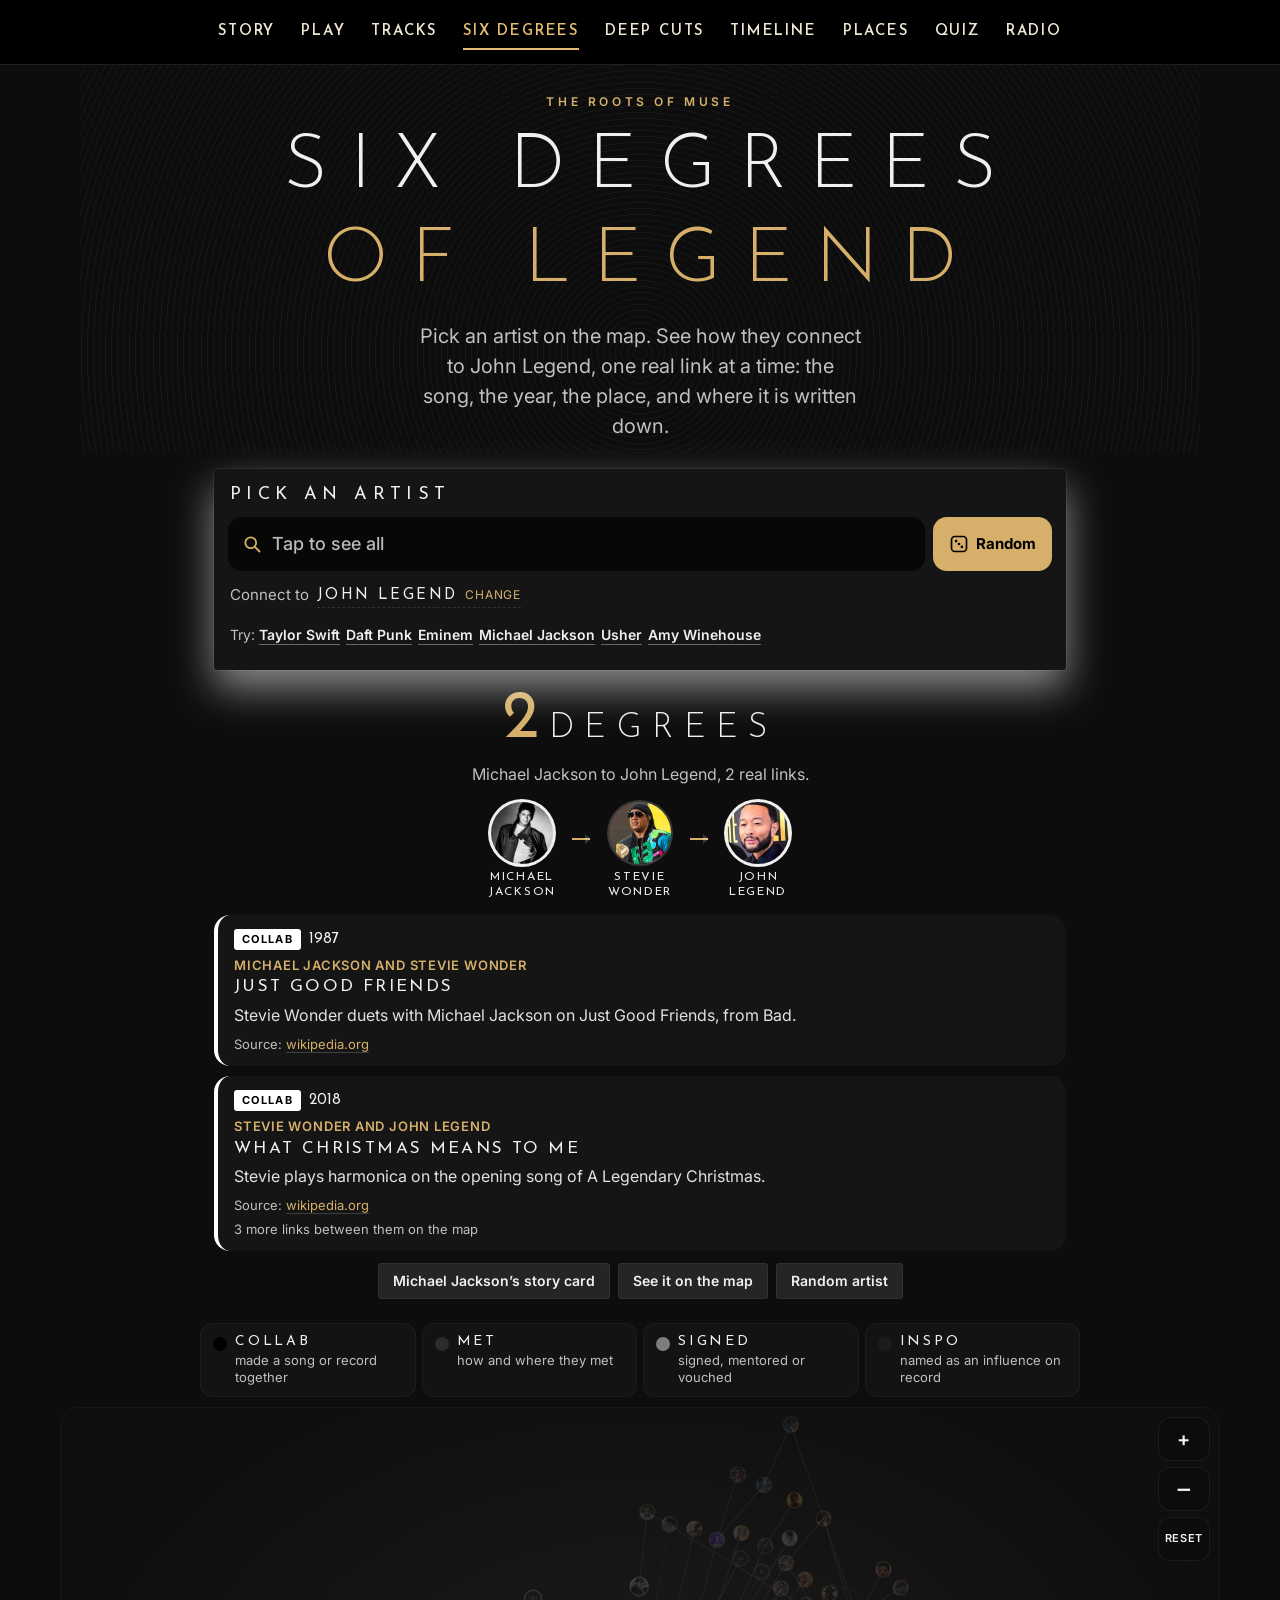
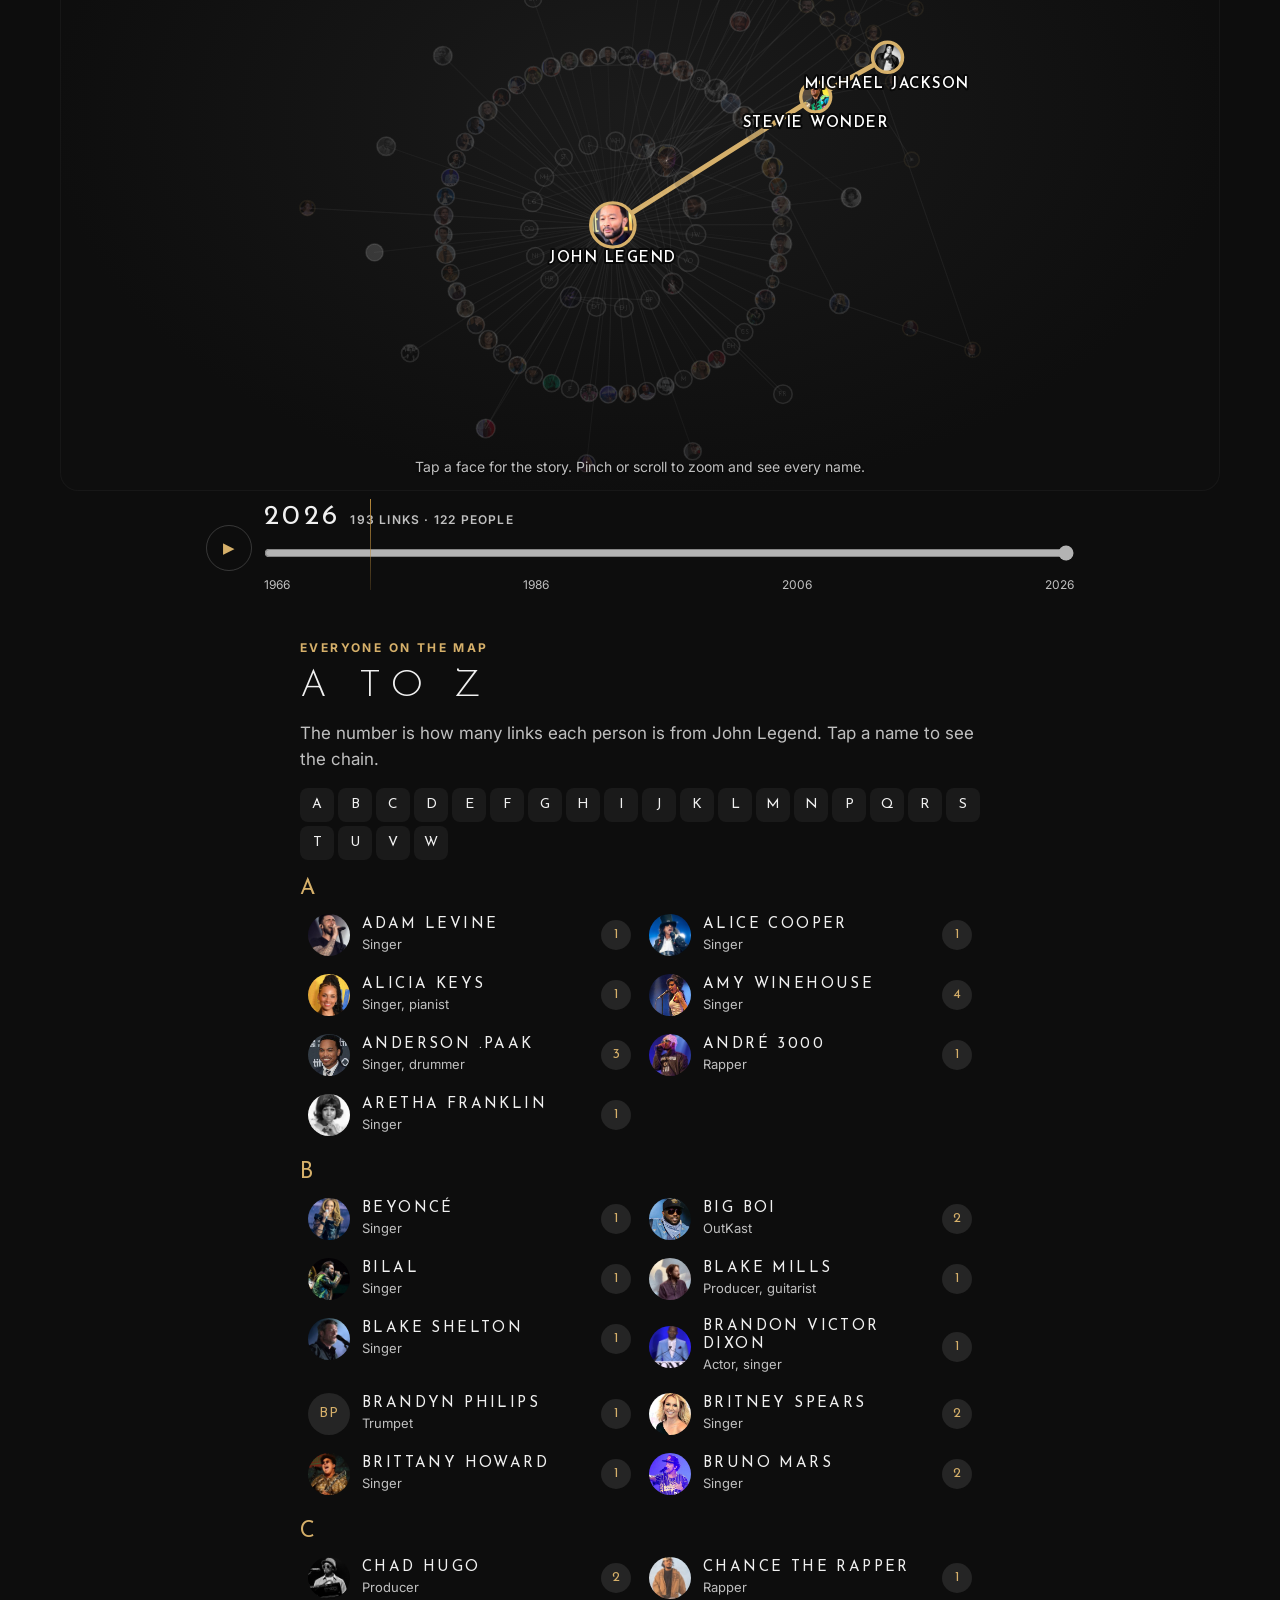
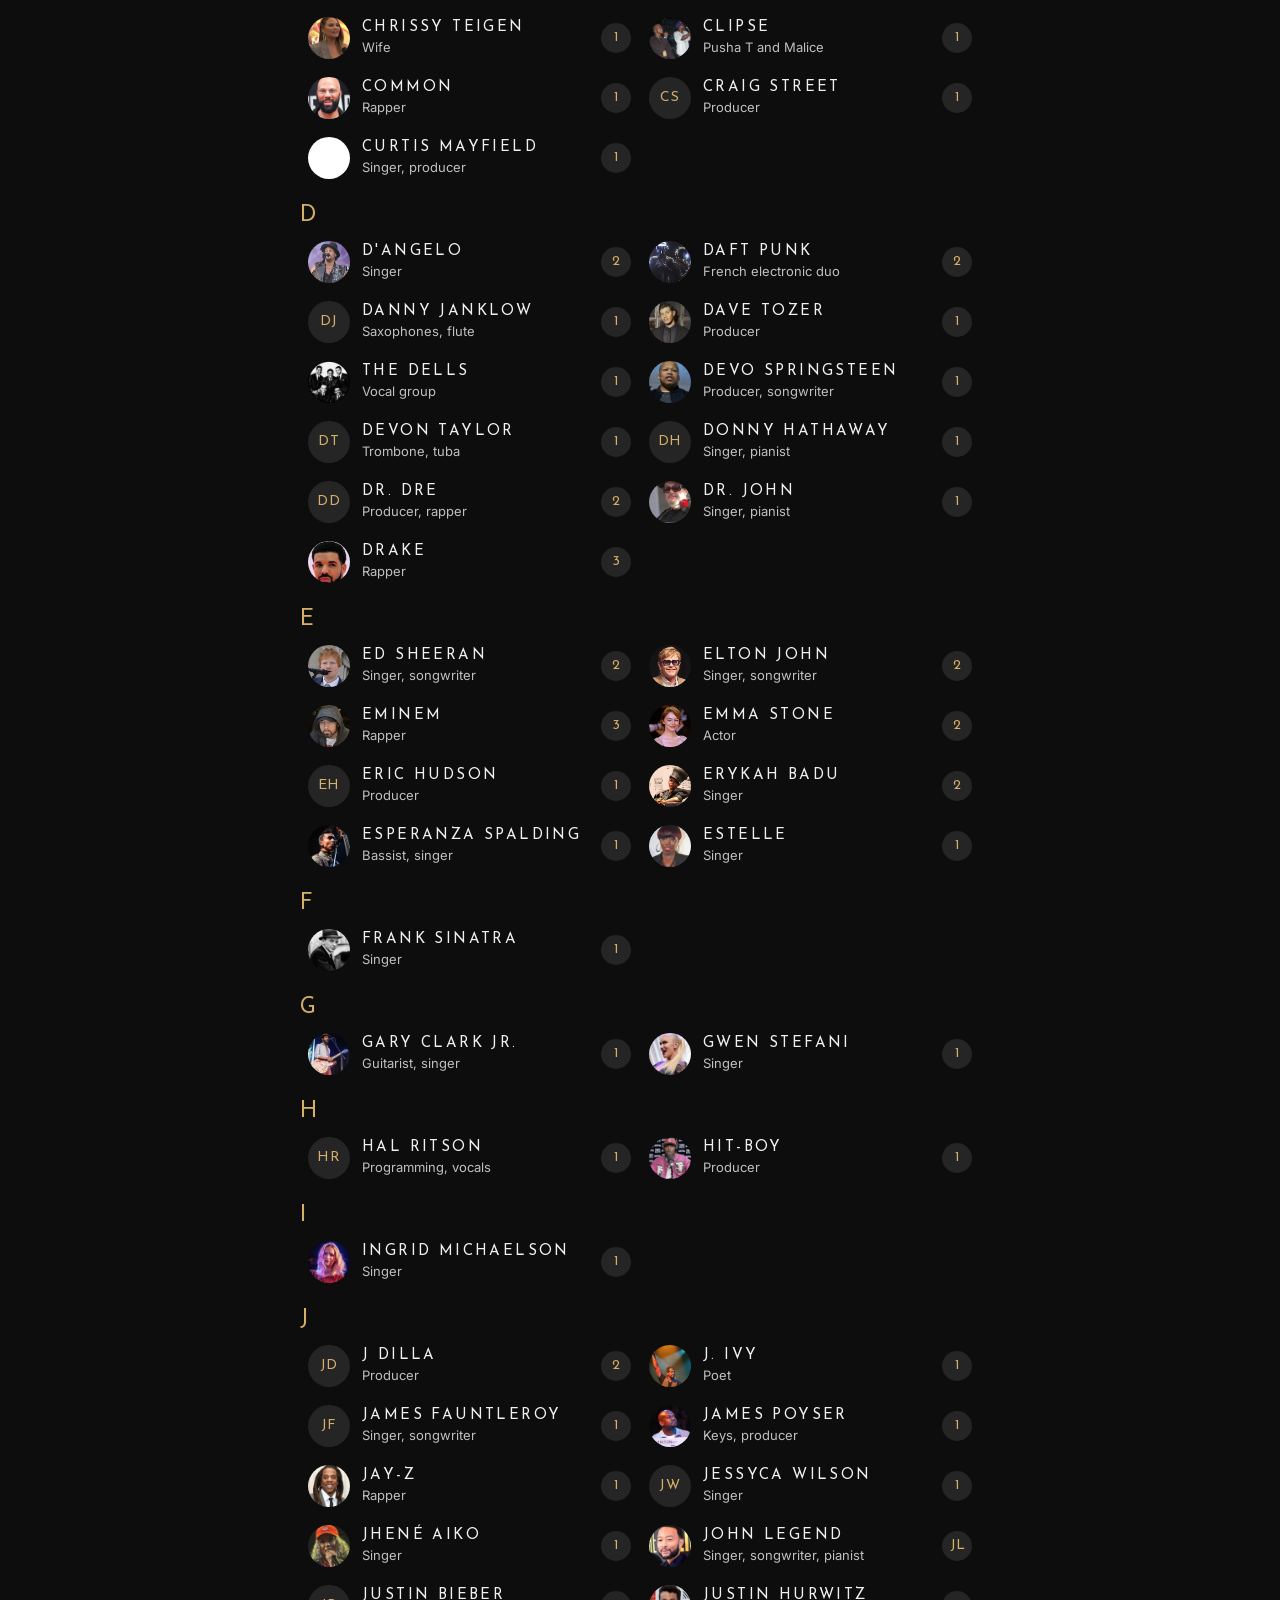
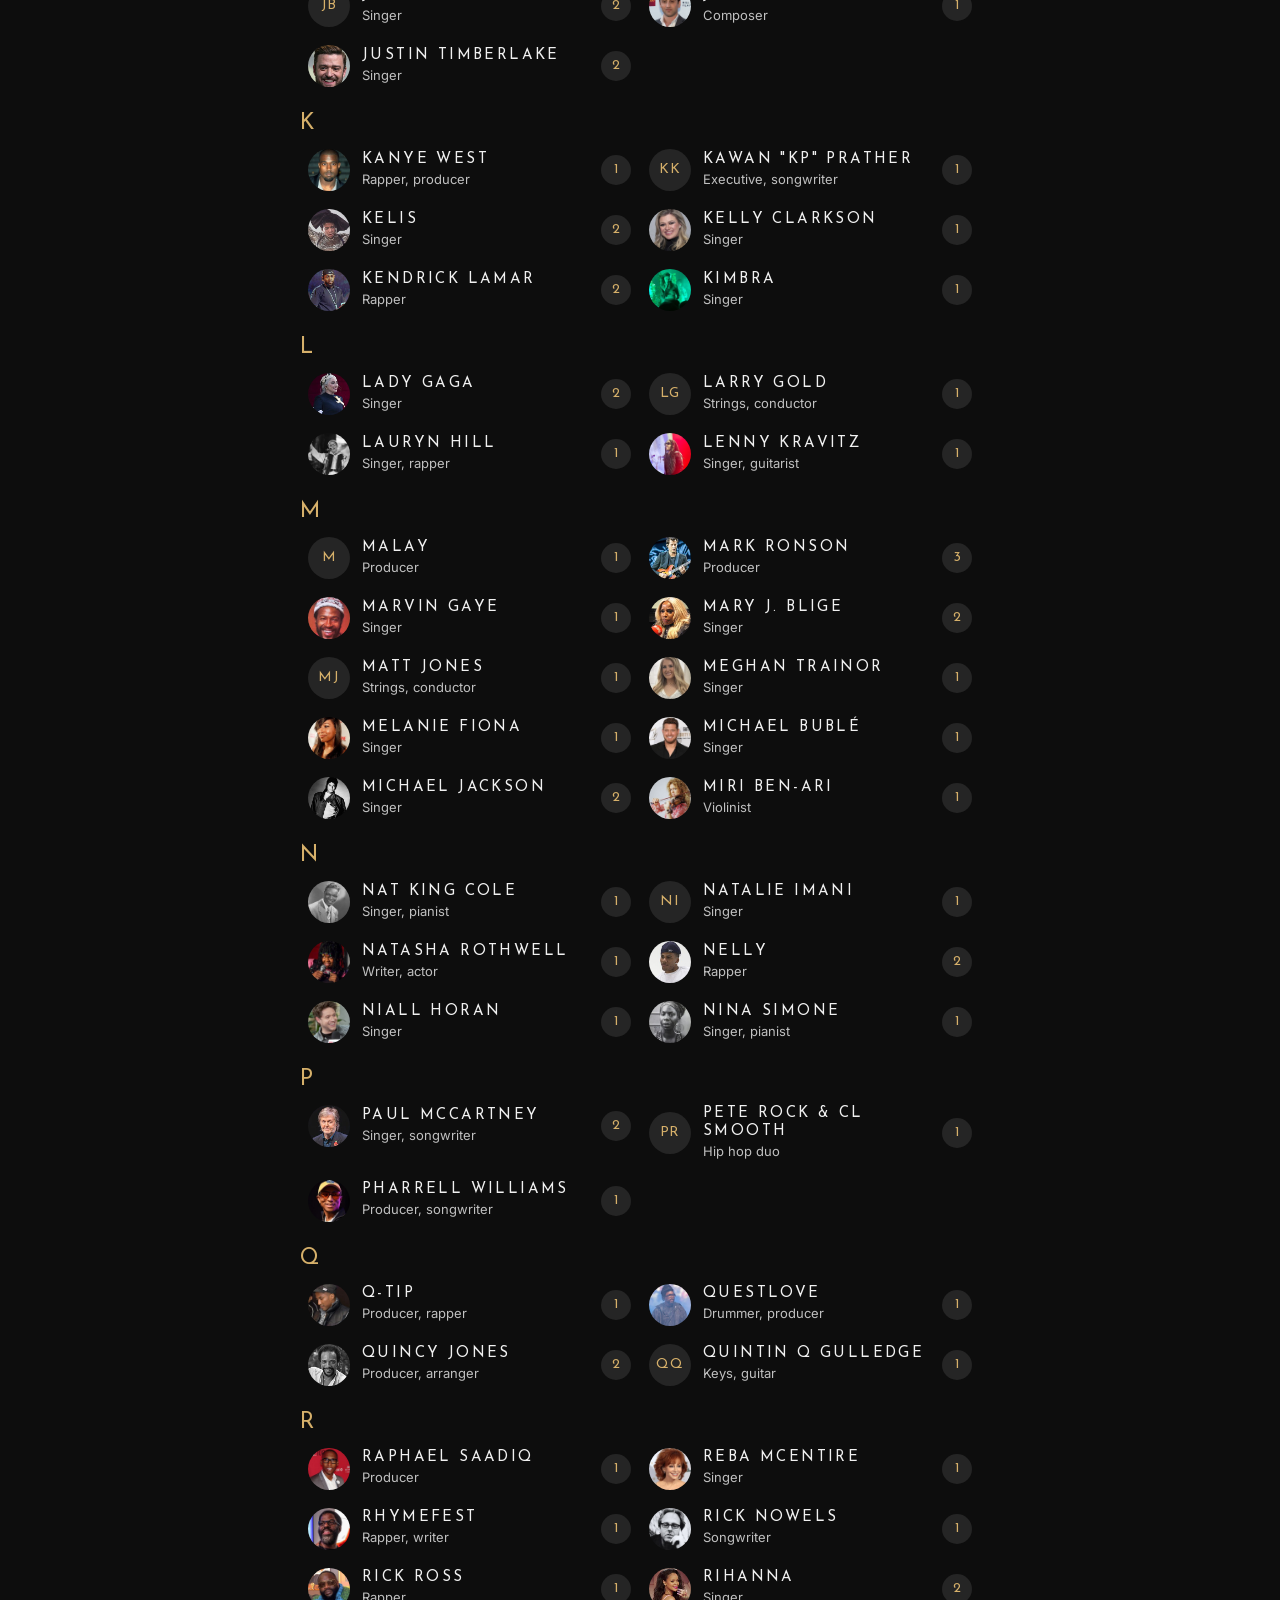
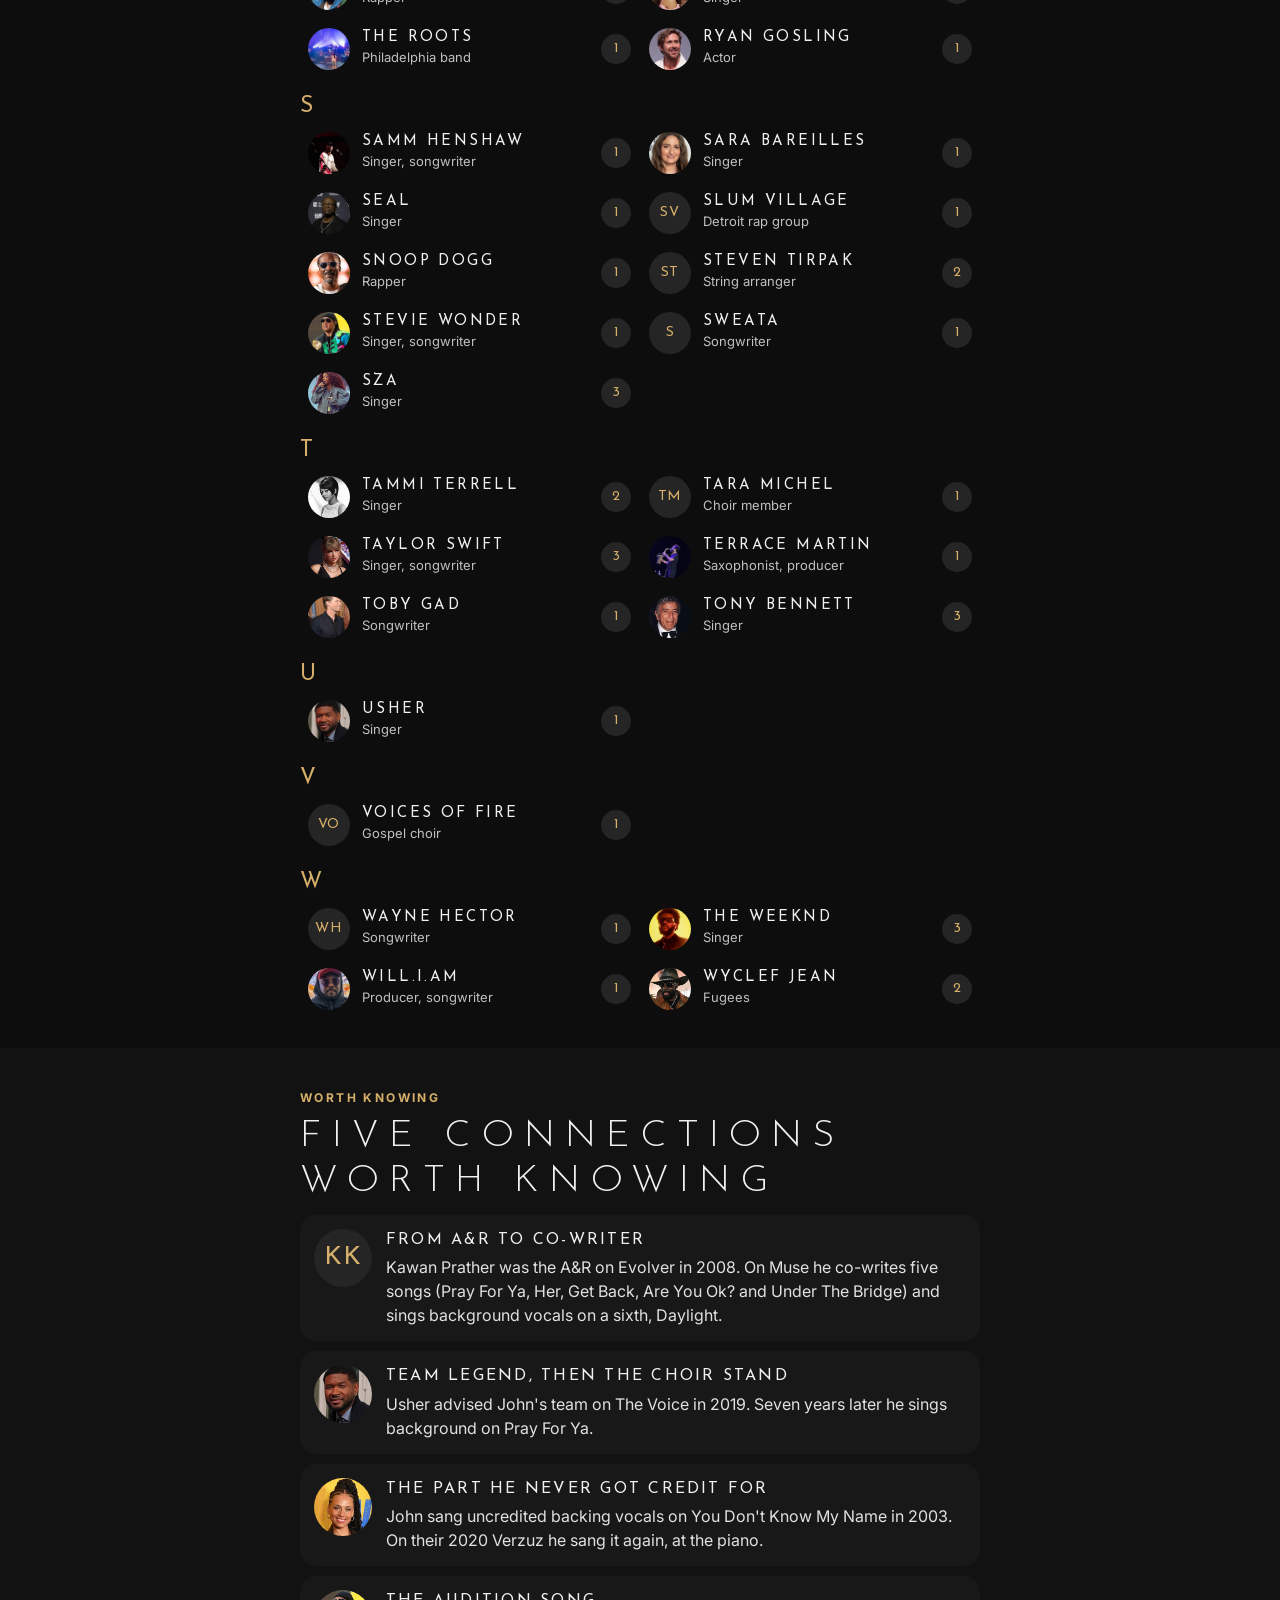
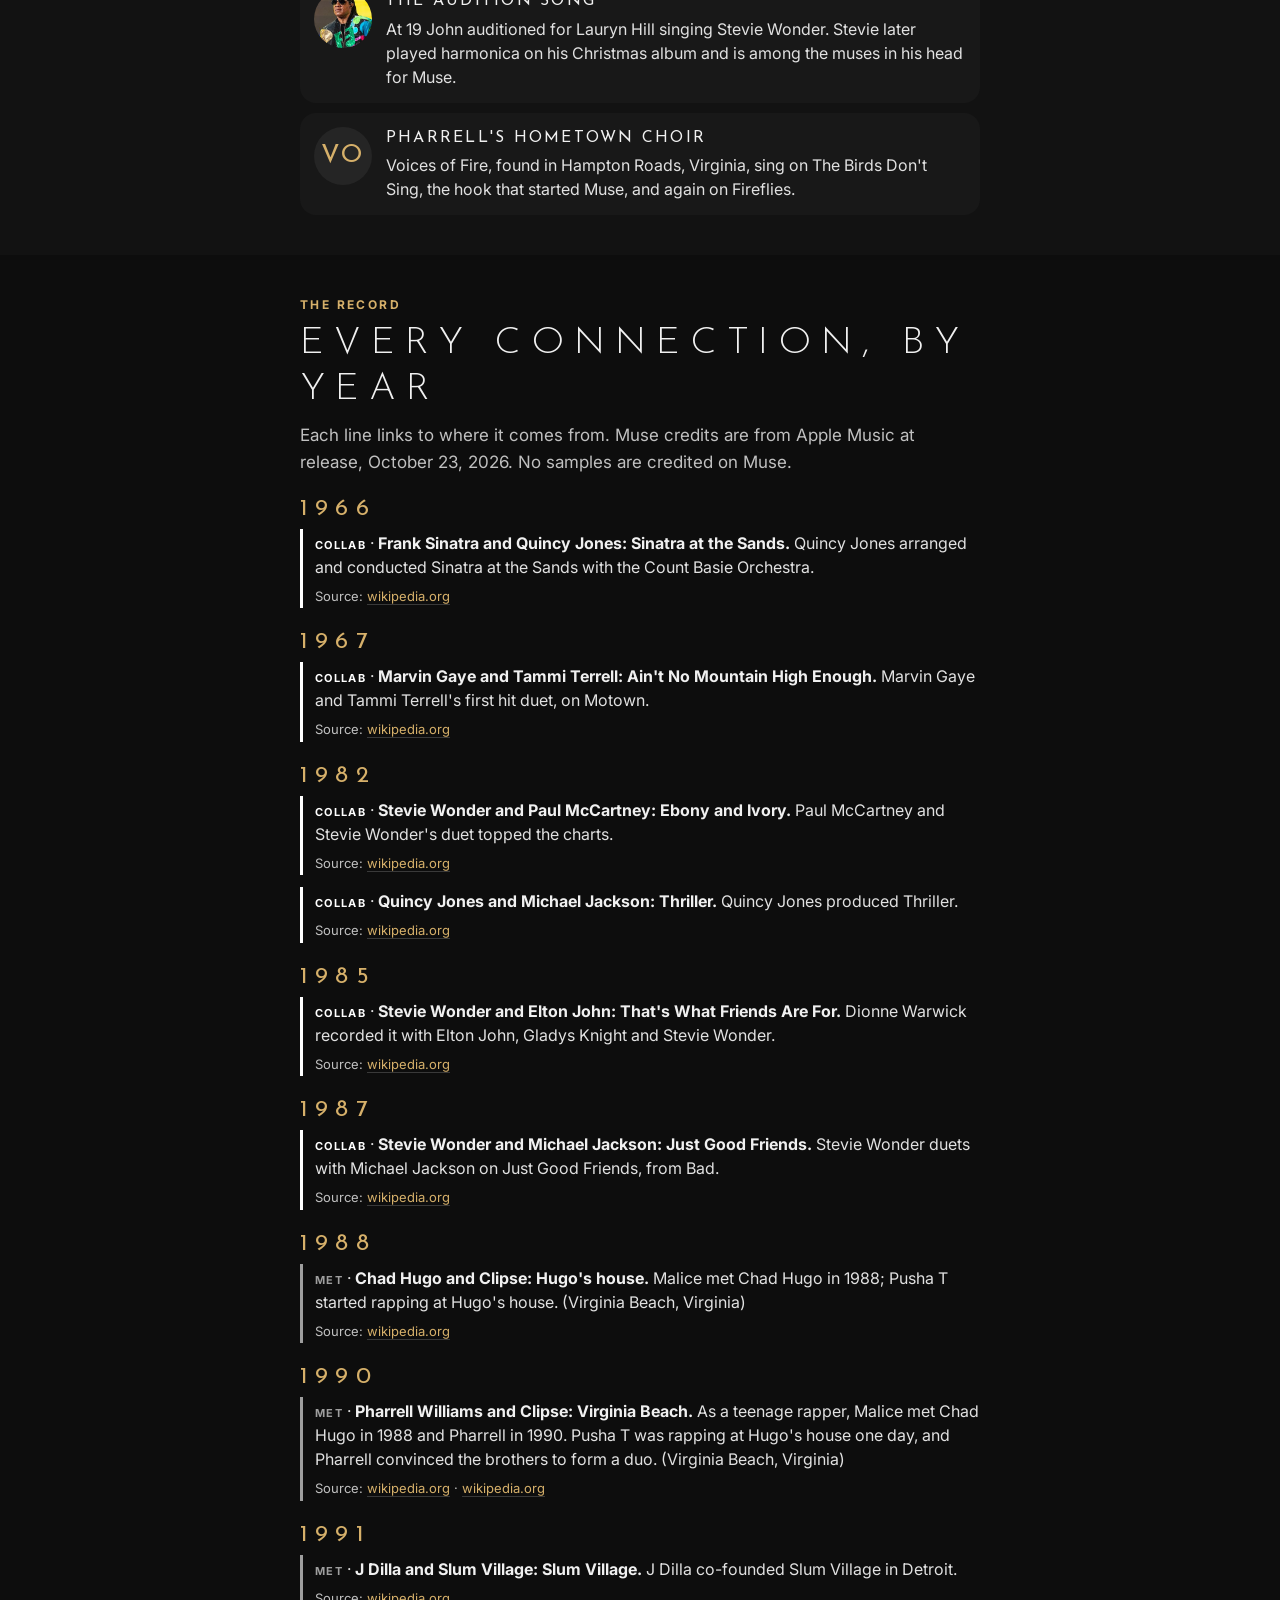
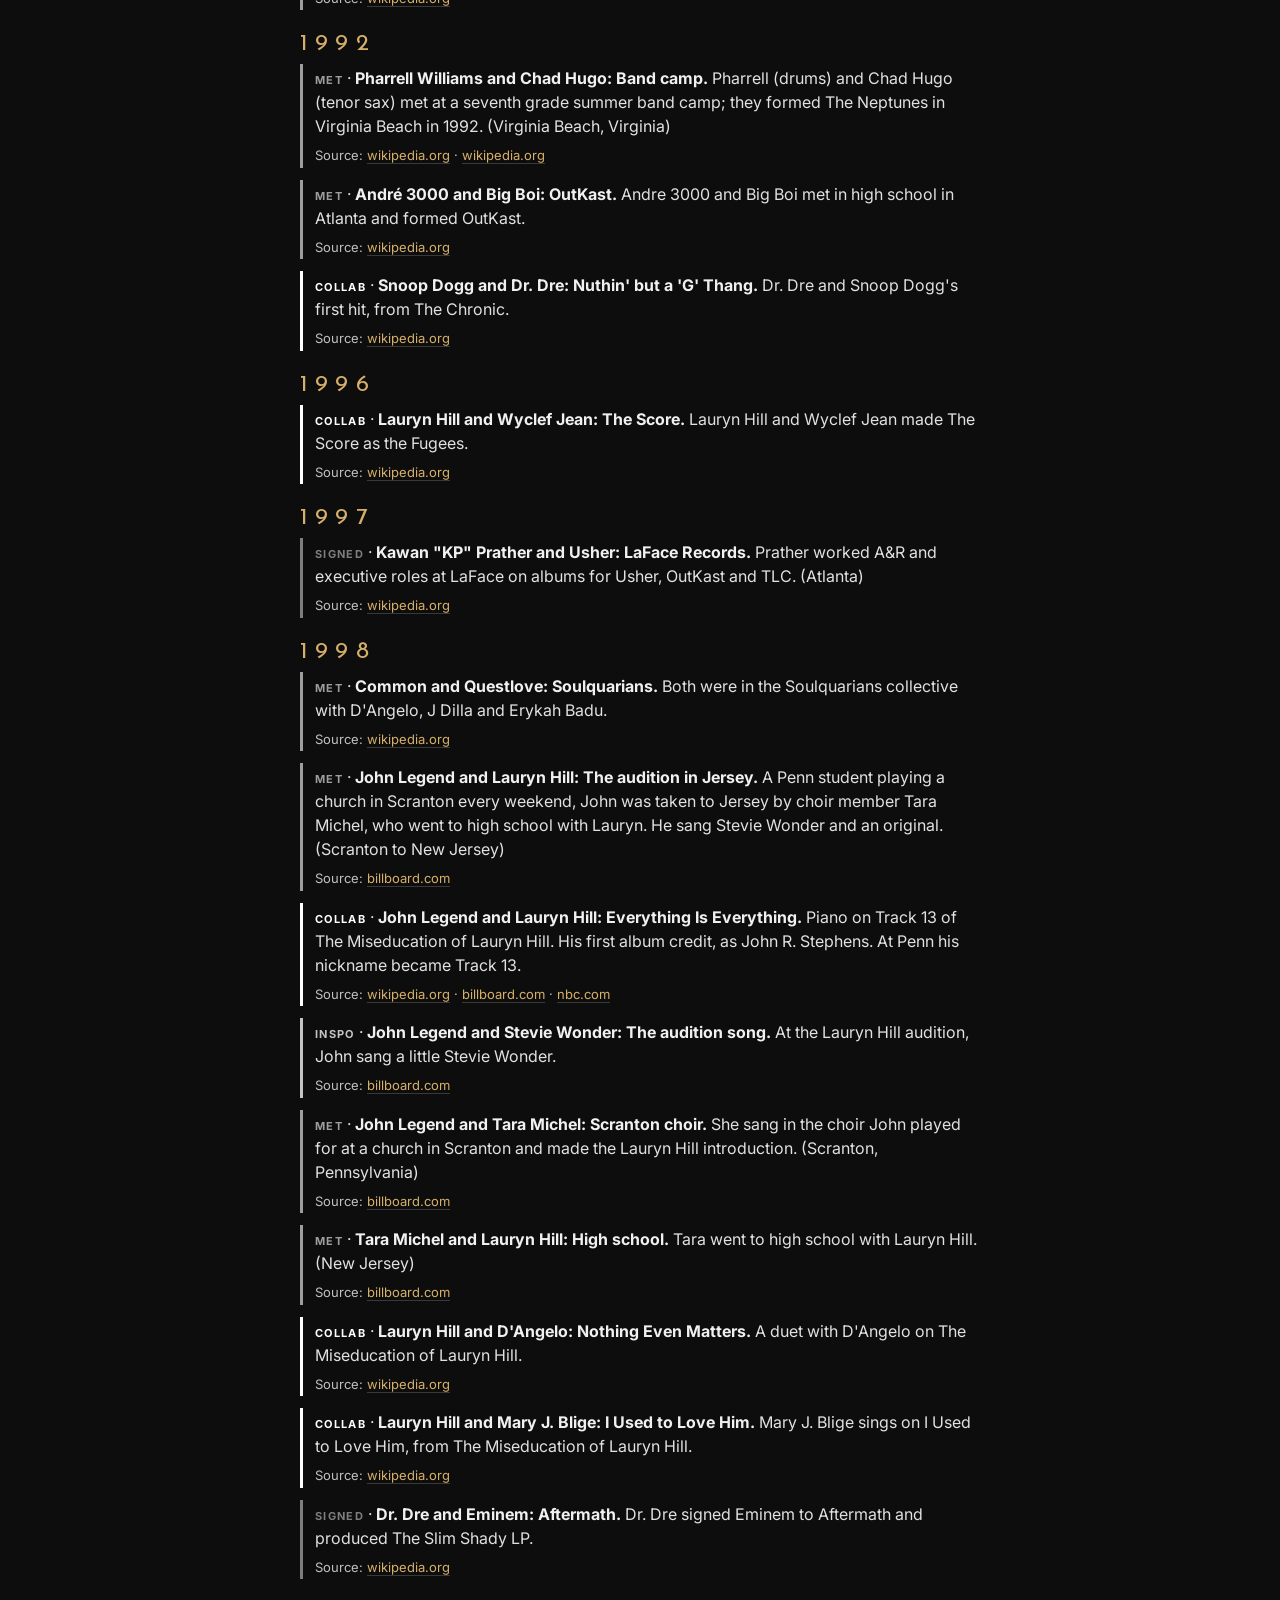
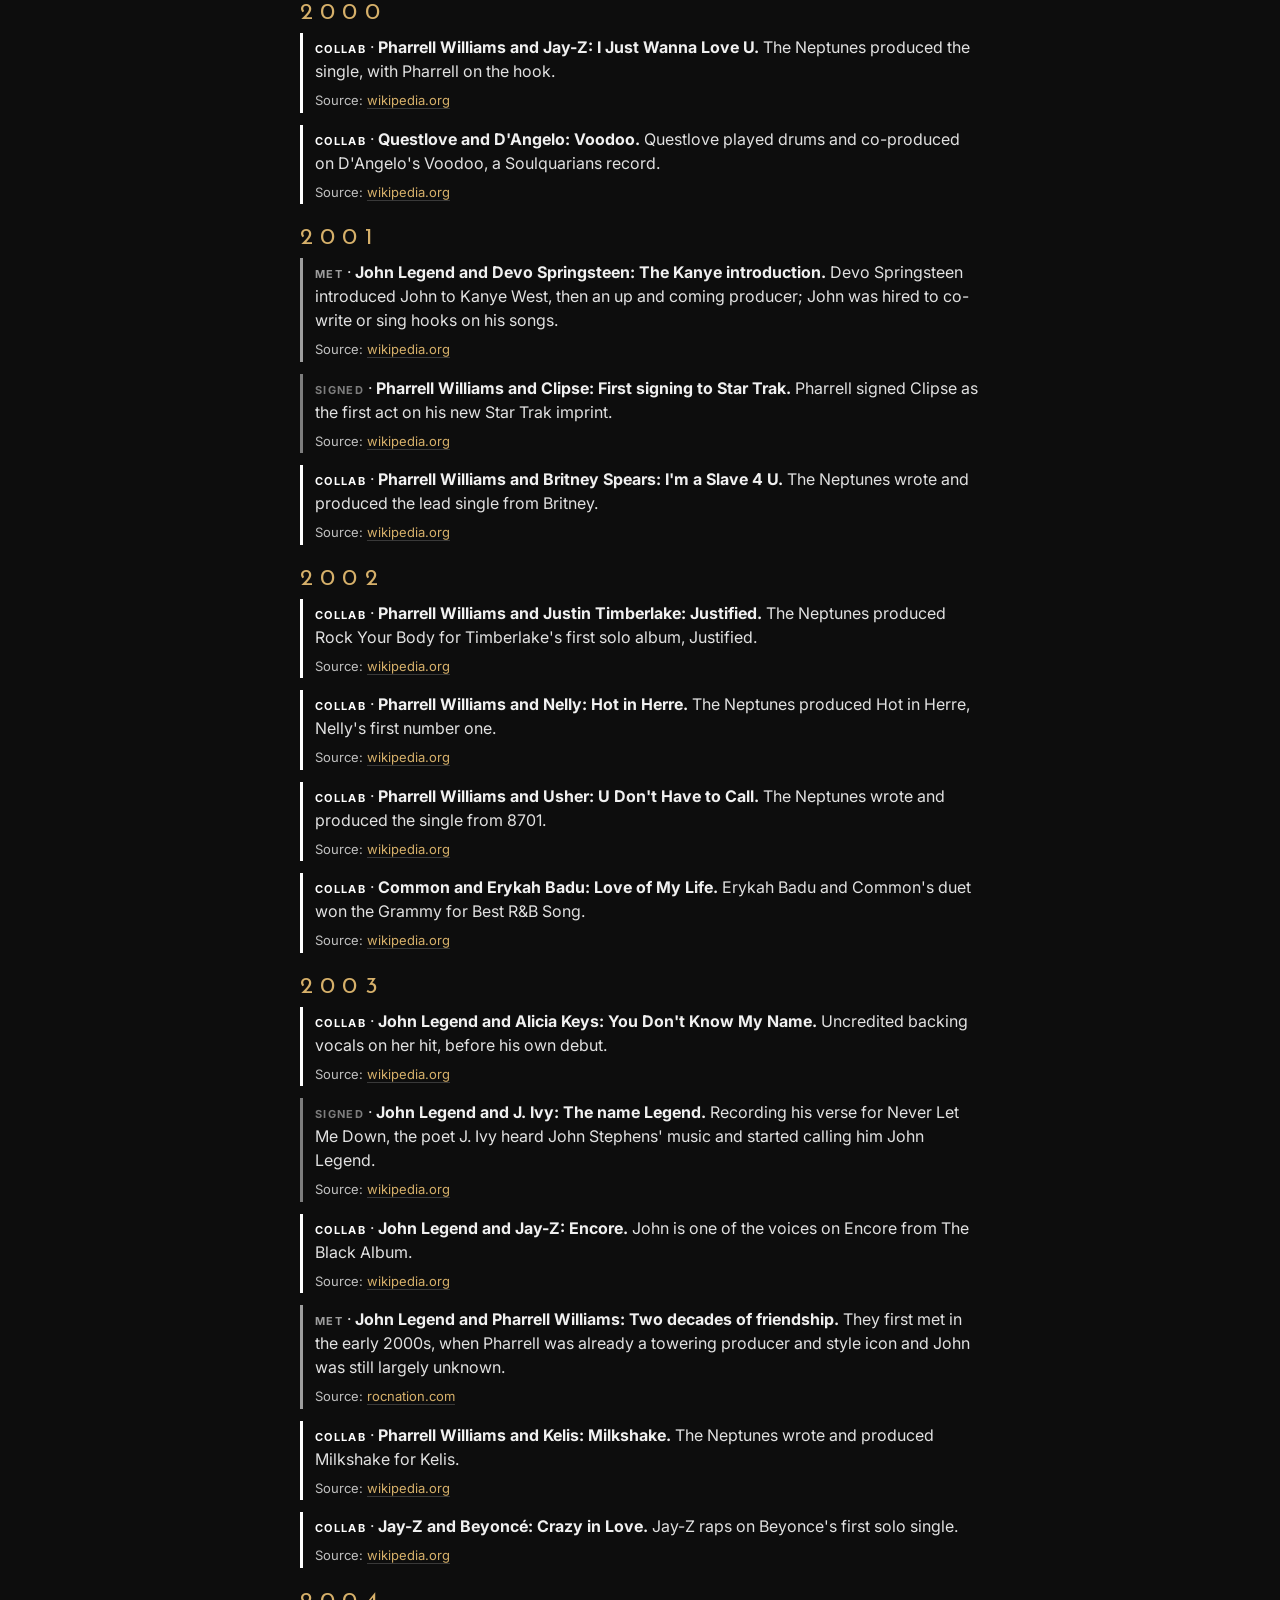
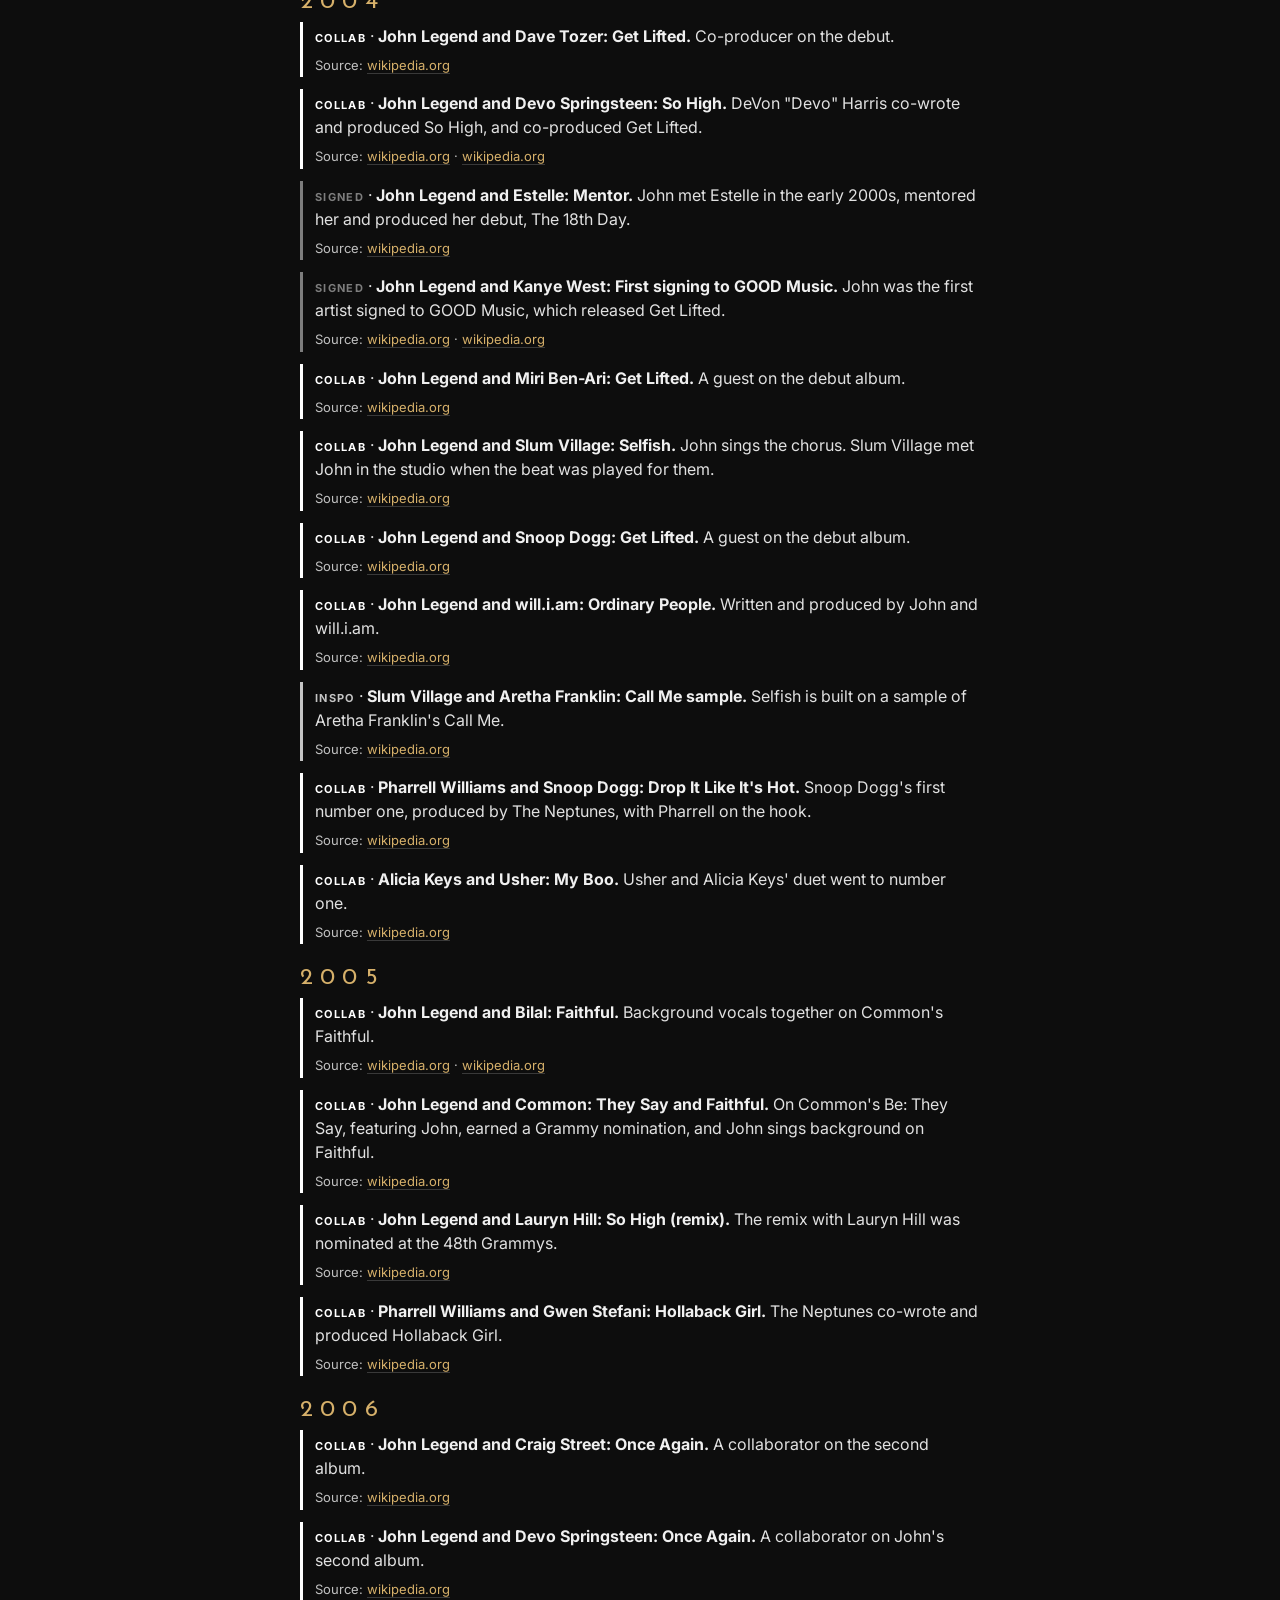
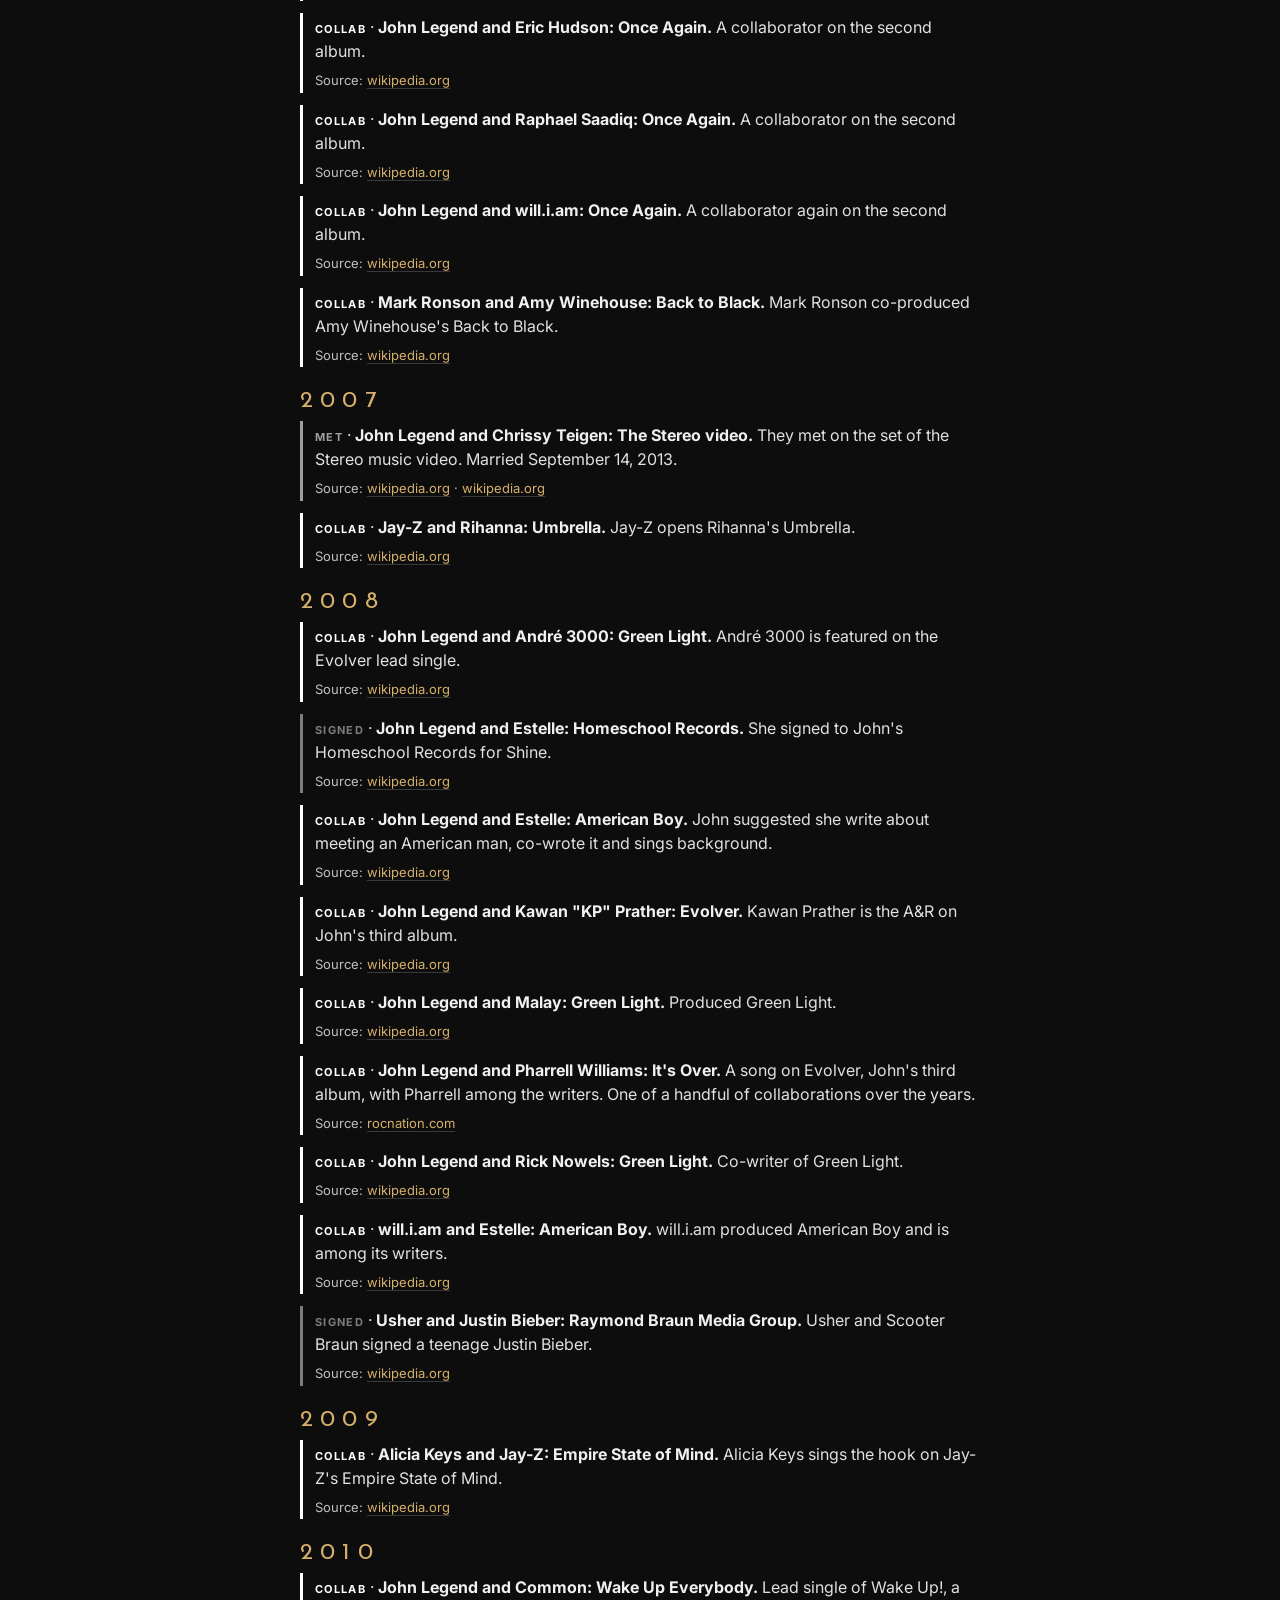
<file: map/index.html>
<!doctype html>
<html lang="en">
<head>
<meta charset="utf-8">
<meta name="viewport" content="width=device-width, initial-scale=1, viewport-fit=cover">
<title>Six Degrees of Legend · The Roots of Muse</title>
<meta name="description" content="Pick an artist and see the chain of real, sourced connections that leads to John Legend. Songs, years, places, from a church choir in Scranton to Pharrell's studio in Paris.">
<meta name="theme-color" content="#0e0d0b">
<meta property="og:type" content="website">
<meta property="og:title" content="Six Degrees of Legend">
<meta property="og:description" content="Pick an artist. See the chain to John Legend. Every link sourced.">
<meta property="og:image" content="https://themuselegend.com/assets/og.jpg">
<meta name="twitter:card" content="summary_large_image">
<link rel="preload" href="fonts/josefin-sans.woff2" as="font" type="font/woff2" crossorigin>
<link rel="preload" href="../assets/fonts/inter.woff2" as="font" type="font/woff2" crossorigin>
<link rel="icon" href="../favicon.svg" type="image/svg+xml">
<link rel="apple-touch-icon" href="../apple-touch-icon.png">
<link rel="stylesheet" href="../styles.css">
<link rel="stylesheet" href="map.css">
<link rel="stylesheet" href="/assets/rm.css?v=20261110">
</head>
<body class="mappage">
<a class="skip" href="#az">Skip to the A to Z list of people</a>
<nav class="rm-nav" aria-label="The Roots of Muse"><div class="rm-nav-in"><a href="/">Story</a><a href="/#play">Play</a><a href="/tracks/">Tracks</a><a href="/map/" aria-current="page">Six Degrees</a><a href="/deep-cuts/">Deep Cuts</a><a href="/timeline/">Timeline</a><a href="/places/">Places</a><a href="/quiz/">Quiz</a><a href="/radio/">Radio</a></div></nav>


<header class="mhead">
  <p class="kicker">The Roots of Muse</p>
  <h1 class="mtitle">Six Degrees <span>of Legend</span></h1>
  <p class="mlede">Pick an artist on the map. See how they connect to John Legend, one real link at a time: the song, the year, the place, and where it is written down.</p>
  
</header>
<main id="main">
<section class="finder" aria-label="Find a connection">
  <div class="sbox" id="sbox">
    <label class="slab" for="q">Pick an artist</label>
    <div class="srow">
      <div class="sfield">
        <svg viewBox="0 0 24 24" aria-hidden="true"><circle cx="10.5" cy="10.5" r="6.5" fill="none" stroke="currentColor" stroke-width="2.2"/><path d="M15.5 15.5L21 21" stroke="currentColor" stroke-width="2.2" stroke-linecap="round"/></svg>
        <input id="q" type="search" placeholder="Tap to see all" autocomplete="off" autocapitalize="off" spellcheck="false" role="combobox" aria-expanded="false" aria-controls="sres" aria-autocomplete="list">
      </div>
      <button class="rand" id="rand" type="button" aria-label="Pick a random artist"><svg viewBox="0 0 24 24" aria-hidden="true"><rect x="3" y="3" width="18" height="18" rx="4" fill="none" stroke="currentColor" stroke-width="2"/><circle cx="8.5" cy="8.5" r="1.6" fill="currentColor"/><circle cx="15.5" cy="15.5" r="1.6" fill="currentColor"/><circle cx="12" cy="12" r="1.6" fill="currentColor"/></svg>Random</button>
    </div>
    <ul class="sres" id="sres" role="listbox" hidden></ul>
    <div class="tobar">
      <span>Connect to</span>
      <button type="button" class="tobtn" id="tobtn" aria-label="Change who to connect to"><b id="toname">John Legend</b><small>change</small></button>
      <button type="button" class="toreset" id="toreset" hidden>Back to John Legend</button>
    </div>
    <div class="sbox2" id="sbox2" hidden>
      <div class="sfield"><input id="q2" type="search" placeholder="Tap to pick who to connect to" autocomplete="off" autocapitalize="off" spellcheck="false" role="combobox" aria-expanded="false" aria-controls="sres2" aria-autocomplete="list"></div>
      <ul class="sres" id="sres2" role="listbox" hidden></ul>
    </div>
    <p class="tries" id="tries"></p>
  </div>
  <div class="chain" id="chain" aria-live="polite"></div>
</section>

<section class="stage" aria-label="The map">
  <div class="legend" role="group" aria-label="Edge colors. Tap to show or hide a type">
    <button class="chip on" data-type="collab" aria-pressed="true"><i></i><b>Collab</b><span>made a song or record together</span></button>
    <button class="chip on" data-type="met" aria-pressed="true"><i></i><b>Met</b><span>how and where they met</span></button>
    <button class="chip on" data-type="signed" aria-pressed="true"><i></i><b>Signed</b><span>signed, mentored or vouched</span></button>
    <button class="chip on" data-type="inspo" aria-pressed="true"><i></i><b>Inspo</b><span>named as an influence on record</span></button>
  </div>
  <div class="canvaswrap" id="wrap">
    <canvas id="cv" aria-label="Map of John Legend's connections. Tap a person to read their story." role="img"></canvas>
    <p class="hint" id="hint">Tap a face for the story. Pinch or scroll to zoom and see every name.</p>
    <div class="zoom"><button id="zin" aria-label="Zoom in">+</button><button id="zout" aria-label="Zoom out">&minus;</button><button id="fit" aria-label="Reset view">Reset</button></div>
  </div>
  <div class="timeline">
    <button class="play" id="play" aria-label="Play the years">&#9654;</button>
    <div class="trk">
      <label for="yr" class="yrlab"><span id="yrv">2026</span><small id="yrc"></small></label>
      <input type="range" id="yr" min="1966" max="2026" step="1" value="2026" aria-label="Show connections up to year">
      <div class="ticks"><span>1966</span><span>1986</span><span>2006</span><span>2026</span></div>
    </div>
  </div>
</section>

<aside class="card" id="card" aria-live="polite" hidden>
  <div class="grab" aria-hidden="true"></div>
  <button class="close" id="close" aria-label="Close">&times;</button>
  <div id="cardin"></div>
</aside>

<section class="msec" id="az" aria-labelledby="az-h">
  <div class="wrap narrow">
    <p class="eyebrow">Everyone on the map</p>
    <h2 id="az-h" class="sh">A to Z</h2>
    <p class="lede">The number is how many links each person is from John Legend. Tap a name to see the chain.</p>
    <div class="azjump" id="azjump"></div>
    <div id="azlist"></div>
  </div>
</section>

<section class="msec dark2" aria-labelledby="hl-h">
  <div class="wrap narrow">
    <p class="eyebrow">Worth knowing</p>
    <h2 id="hl-h" class="sh">Five connections worth knowing</h2>
    <ol class="hls" id="hls"></ol>
  </div>
</section>

<section class="msec" id="list" aria-labelledby="list-h">
  <div class="wrap narrow">
    <p class="eyebrow">The record</p>
    <h2 id="list-h" class="sh">Every connection, by year</h2>
    <p class="lede">Each line links to where it comes from. Muse credits are from Apple Music at release, October 23, 2026. No samples are credited on Muse.</p>
    <div id="elist"></div>
  </div>
</section>
</main>
<footer class="foot">
  <div class="wrap narrow">
    <h2 class="foot-h">Photo credits</h2>
    <p class="credits" id="pcred"></p>
    <p class="credits">Type: headings and names in Josefin Sans, a thin geometric face close to the John Legend wordmark. Body in Inter.</p>
    <p class="credits">Graph data: <a href="graph.json">graph.json</a></p>
    <p class="madeby">Made by Drew Nagda</p>
    
  </div>
</footer>
<script src="graph-data.js"></script>
<script src="map.js"></script>
<footer class="rm-foot" aria-label="Official links"><p class="rm-off"><span class="rm-off-l">Official</span><a href="https://store.johnlegend.com/" target="_blank" rel="noopener">Store</a><span aria-hidden="true">·</span><a href="https://johnlegend.com/" target="_blank" rel="noopener">johnlegend.com</a><span aria-hidden="true">·</span><span class="rm-off-l">Listen</span><a href="https://open.spotify.com/album/5LheOmMsCEU09vOdcp0ka9" target="_blank" rel="noopener">Spotify</a><span aria-hidden="true">·</span><a href="https://music.apple.com/us/album/muse/6808358301" target="_blank" rel="noopener">Apple Music</a></p><p class="rm-fine">A fan tribute to Muse by John Legend. Not affiliated with the artist or label.</p></footer>
<script>(function(){var a=document.querySelector(".rm-nav a[aria-current=page]"),s=a&&a.parentNode;if(s&&s.scrollWidth>s.clientWidth){s.scrollLeft=a.offsetLeft-(s.clientWidth-a.offsetWidth)/2;}})();</script>
</body>
</html>
</file>
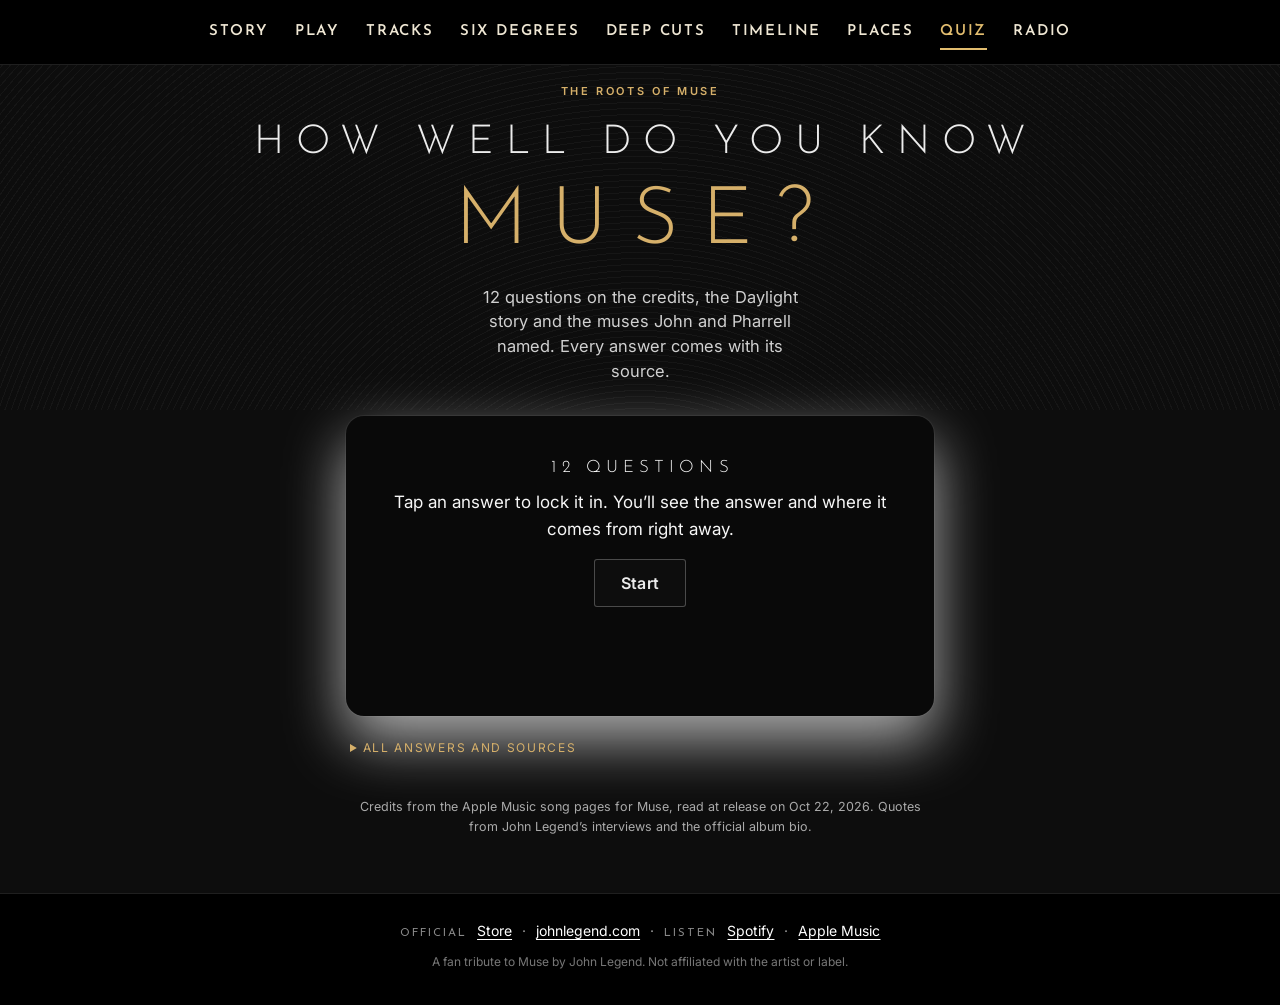
<file: quiz/index.html>
<!doctype html>
<html lang="en">
<head>
<meta charset="utf-8">
<meta name="viewport" content="width=device-width, initial-scale=1, viewport-fit=cover">
<title>How well do you know Muse? · The Roots of Muse</title>
<meta name="description" content="12 questions on John Legend and Pharrell's Muse: the credits, the Daylight story and the muses behind it. Every answer sourced.">
<meta name="theme-color" content="#0e0d0b">
<meta property="og:type" content="website">
<meta property="og:title" content="How well do you know Muse?">
<meta property="og:description" content="12 questions on John Legend x Pharrell. Every answer sourced.">
<meta property="og:image" content="/assets/og.jpg">
<meta name="twitter:card" content="summary_large_image">
<link rel="preload" href="/places/fonts/josefin-sans-latin.woff2" as="font" type="font/woff2" crossorigin>
<link rel="preload" href="/assets/fonts/inter.woff2" as="font" type="font/woff2" crossorigin>
<link rel="icon" href="/favicon.svg" type="image/svg+xml">
<link rel="apple-touch-icon" href="/apple-touch-icon.png">
<link rel="stylesheet" href="/styles.css">
<link rel="stylesheet" href="/quiz/quiz.css">
<link rel="stylesheet" href="/assets/rm.css?v=20261110">
</head>
<body class="qz-body">
<a class="skip" href="#main">Skip to content</a>
<nav class="rm-nav" aria-label="The Roots of Muse"><div class="rm-nav-in"><a href="/">Story</a><a href="/#play">Play</a><a href="/tracks/">Tracks</a><a href="/map/">Six Degrees</a><a href="/deep-cuts/">Deep Cuts</a><a href="/timeline/">Timeline</a><a href="/places/">Places</a><a href="/quiz/" aria-current="page">Quiz</a><a href="/radio/">Radio</a></div></nav>

<header class="qz-hero">
  <div class="hero-grooves" aria-hidden="true"></div>
  
  <p class="qz-kicker">The Roots of Muse</p>
  <h1 class="qz-h1">How well do you know <span>Muse?</span></h1>
  <p class="qz-sub">12 questions on the credits, the Daylight story and the muses John and Pharrell named. Every answer comes with its source.</p>
</header>
<main id="main" class="qz-main">
  <div class="qz-card" id="qz" aria-live="polite">
    <div class="qz-intro" id="qz-intro">
      <p class="qz-big">12 questions</p>
      <p>Tap an answer to lock it in. You’ll see the answer and where it comes from right away.</p>
      <button class="qz-btn" id="qz-go" type="button">Start</button>
    </div>
  </div>
  <noscript><p class="qz-note">The quiz needs JavaScript. The answers and sources are listed below.</p></noscript>
  <details class="qz-all"><summary>All answers and sources</summary><ol><li><b>Which R&amp;B star, John’s battle advisor on The Voice in 2019, sings background vocals on Pray For Ya?</b><br>Usher. Usher Raymond IV is credited for background vocals on Pray For Ya, alongside Pharrell and Natalie Imani. <a href="https://music.apple.com/us/song/pray-for-ya/6808358306" target="_blank" rel="noopener">Apple Music: Pray For Ya credits</a></li><li><b>Which choir sings on Fireflies?</b><br>Voices of Fire. Voices of Fire, the gospel choir Pharrell and his uncle Bishop Ezekiel Williams built in Hampton Roads, Virginia, for a 2020 series. They are credited as the choir on Fireflies. <a href="https://music.apple.com/us/song/fireflies/6808358561" target="_blank" rel="noopener">Apple Music: Fireflies credits</a> <a href="https://en.wikipedia.org/wiki/Voices_of_Fire_(TV_series)" target="_blank" rel="noopener">Wikipedia: Voices of Fire</a></li><li><b>Kawan “KP” Prather was the A&amp;R on John’s Evolver in 2008. How many Muse songs does he co-write?</b><br>Five. Five: Pray For Ya, Her, Get Back, Are You Ok? and Under The Bridge. He also sings background vocals on Daylight. <a href="https://music.apple.com/us/album/muse/6808358301" target="_blank" rel="noopener">Apple Music: Muse credits</a> <a href="https://en.wikipedia.org/wiki/Evolver_(John_Legend_album)" target="_blank" rel="noopener">Wikipedia: Evolver</a></li><li><b>Who arranged the horns on Muse, and happens to share John’s exact birthday, December 28, 1978?</b><br>Terrace Martin. Terrace Martin is credited as horn arranger on Muse, Pray For Ya and Get Back, and plays alto sax on the title track. Both men were born December 28, 1978. <a href="https://music.apple.com/us/song/muse/6808358305" target="_blank" rel="noopener">Apple Music: Muse credits</a> <a href="https://en.wikipedia.org/wiki/Terrace_Martin" target="_blank" rel="noopener">Wikipedia: Terrace Martin</a></li><li><b>Daylight is “the song that started it all.” Who wrote it with Pharrell before he sent it to John?</b><br>Samm Henshaw. Pharrell wrote Daylight with South London singer Samm Henshaw. Wayne Hector and John are also credited writers. <a href="https://www.rocnation.com/news/john-legends-muse-album/" target="_blank" rel="noopener">Roc Nation: Muse bio</a> <a href="https://music.apple.com/us/song/daylight/6808358534" target="_blank" rel="noopener">Apple Music: Daylight credits</a></li><li><b>Where did John record Daylight?</b><br>At home in LA, around Christmas 2024. Pharrell sent the song over and John cut it at home in Los Angeles around Christmas 2024. <a href="https://www.rocnation.com/news/john-legends-muse-album/" target="_blank" rel="noopener">Roc Nation: Muse bio</a></li><li><b>Muse started with a hook John sang on someone else’s record. Which one?</b><br>Clipse, The Birds Don’t Sing. John sang the hook on The Birds Don’t Sing, the opener of Clipse’s Pharrell-produced Let God Sort Em Out. Pharrell loved it and called about a whole album. <a href="https://www.rocnation.com/news/john-legends-muse-album/" target="_blank" rel="noopener">Roc Nation: Muse bio</a> <a href="https://www.iheart.com/podcast/1248-979-wjlbs-rewind-299376306/episode/the-breakfast-club-interview-with-rb-347229457/" target="_blank" rel="noopener">The Breakfast Club</a></li><li><b>Pharrell called from Paris to pitch the album. What time was it in LA?</b><br>Before dawn, around 5 AM. “It’s like 5 am in LA and I don’t answer,” John says in the Roc Nation album bio. <a href="https://www.rocnation.com/news/john-legends-muse-album/" target="_blank" rel="noopener">Roc Nation: Muse bio</a> <a href="https://www.iheart.com/podcast/1248-979-wjlbs-rewind-299376306/episode/the-breakfast-club-interview-with-rb-347229457/" target="_blank" rel="noopener">The Breakfast Club</a></li><li><b>John wrote Bodies On The Floor with Samm Henshaw while bingeing which crime drama?</b><br>MobLand. MobLand. John let its language of gang warfare bleed into a toxic, magnetic love song, and said it reminds him of Again and Another Again from Once Again. <a href="https://www.rocnation.com/news/john-legends-muse-album/" target="_blank" rel="noopener">Roc Nation: Muse bio</a></li><li><b>Where did the world first hear a song from Muse?</b><br>A Louis Vuitton runway show. Pray For Ya soundtracked Louis Vuitton’s Fall Winter 2026 men’s show, Pharrell’s runway. <a href="https://www.rocnation.com/news/john-legends-muse-album/" target="_blank" rel="noopener">Roc Nation: Muse bio</a></li><li><b>Which three greats does John name, again and again, as the muses behind Muse?</b><br>Nina Simone, Nat King Cole, Marvin Gaye. “Nina Simone is a big influence, Nat King Cole, Marvin Gaye,” John told Elvis Duran. Pharrell also pushed him to talk-sing like Sinatra or Nat King Cole. <a href="https://www.iheart.com/podcast/1031-elvis-durans-daily-highli-25096811/episode/celebrity-interview-john-legend-talks-new-347282837/" target="_blank" rel="noopener">Elvis Duran Show</a> <a href="https://www.billboard.com/music/music-news/john-legend-muse-album-daylight-song-pharrell-1236335492/" target="_blank" rel="noopener">Billboard</a></li><li><b>How did John describe Pharrell’s idea for the album’s look and sound?</b><br>A Black James Bond aesthetic. “…all of these classic, cinematic elements, this Black James Bond aesthetic … but with a modern backbeat at its foundation.” <a href="https://www.rocnation.com/news/john-legends-muse-album/" target="_blank" rel="noopener">Roc Nation: Muse bio</a></li></ol></details>
</main>
<footer class="qz-foot"><p>Credits from the Apple Music song pages for Muse, read at release on Oct 22, 2026. Quotes from John Legend’s interviews and the official album bio.</p></footer>
<script>window.QZ=[{"q": "Which R&B star, John\u2019s battle advisor on The Voice in 2019, sings background vocals on Pray For Ya?", "o": ["Babyface", "Usher", "Anthony Hamilton", "Maxwell"], "a": 1, "e": "Usher Raymond IV is credited for background vocals on Pray For Ya, alongside Pharrell and Natalie Imani.", "s": [["Apple Music: Pray For Ya credits", "https://music.apple.com/us/song/pray-for-ya/6808358306"]]}, {"q": "Which choir sings on Fireflies?", "o": ["Sounds of Blackness", "The Brooklyn Tabernacle Choir", "Voices of Fire", "The Mississippi Mass Choir"], "a": 2, "e": "Voices of Fire, the gospel choir Pharrell and his uncle Bishop Ezekiel Williams built in Hampton Roads, Virginia, for a 2020 series. They are credited as the choir on Fireflies.", "s": [["Apple Music: Fireflies credits", "https://music.apple.com/us/song/fireflies/6808358561"], ["Wikipedia: Voices of Fire", "https://en.wikipedia.org/wiki/Voices_of_Fire_(TV_series)"]]}, {"q": "Kawan \u201cKP\u201d Prather was the A&R on John\u2019s Evolver in 2008. How many Muse songs does he co-write?", "o": ["One", "Three", "Five", "Nine"], "a": 2, "e": "Five: Pray For Ya, Her, Get Back, Are You Ok? and Under The Bridge. He also sings background vocals on Daylight.", "s": [["Apple Music: Muse credits", "https://music.apple.com/us/album/muse/6808358301"], ["Wikipedia: Evolver", "https://en.wikipedia.org/wiki/Evolver_(John_Legend_album)"]]}, {"q": "Who arranged the horns on Muse, and happens to share John\u2019s exact birthday, December 28, 1978?", "o": ["Terrace Martin", "Kamasi Washington", "Trombone Shorty", "Robert Glasper"], "a": 0, "e": "Terrace Martin is credited as horn arranger on Muse, Pray For Ya and Get Back, and plays alto sax on the title track. Both men were born December 28, 1978.", "s": [["Apple Music: Muse credits", "https://music.apple.com/us/song/muse/6808358305"], ["Wikipedia: Terrace Martin", "https://en.wikipedia.org/wiki/Terrace_Martin"]]}, {"q": "Daylight is \u201cthe song that started it all.\u201d Who wrote it with Pharrell before he sent it to John?", "o": ["Leon Bridges", "Daniel Caesar", "Samm Henshaw", "Michael Kiwanuka"], "a": 2, "e": "Pharrell wrote Daylight with South London singer Samm Henshaw. Wayne Hector and John are also credited writers.", "s": [["Roc Nation: Muse bio", "https://www.rocnation.com/news/john-legends-muse-album/"], ["Apple Music: Daylight credits", "https://music.apple.com/us/song/daylight/6808358534"]]}, {"q": "Where did John record Daylight?", "o": ["At home in LA, around Christmas 2024", "At Electric Lady in New York", "In Pharrell\u2019s Virginia Beach studio", "On tour in London"], "a": 0, "e": "Pharrell sent the song over and John cut it at home in Los Angeles around Christmas 2024.", "s": [["Roc Nation: Muse bio", "https://www.rocnation.com/news/john-legends-muse-album/"]]}, {"q": "Muse started with a hook John sang on someone else\u2019s record. Which one?", "o": ["Clipse, The Birds Don\u2019t Sing", "N.E.R.D, Lemon", "Kendrick Lamar, Alright", "Drake, Hotline Bling"], "a": 0, "e": "John sang the hook on The Birds Don\u2019t Sing, the opener of Clipse\u2019s Pharrell-produced Let God Sort Em Out. Pharrell loved it and called about a whole album.", "s": [["Roc Nation: Muse bio", "https://www.rocnation.com/news/john-legends-muse-album/"], ["The Breakfast Club", "https://www.iheart.com/podcast/1248-979-wjlbs-rewind-299376306/episode/the-breakfast-club-interview-with-rb-347229457/"]]}, {"q": "Pharrell called from Paris to pitch the album. What time was it in LA?", "o": ["Lunchtime", "Before dawn, around 5 AM", "Midnight on New Year\u2019s Eve", "Halftime of a Lakers game"], "a": 1, "e": "\u201cIt\u2019s like 5 am in LA and I don\u2019t answer,\u201d John says in the Roc Nation album bio.", "s": [["Roc Nation: Muse bio", "https://www.rocnation.com/news/john-legends-muse-album/"]]}, {"q": "John wrote Bodies On The Floor with Samm Henshaw while bingeing which crime drama?", "o": ["The Sopranos", "Peaky Blinders", "MobLand", "Power"], "a": 2, "e": "MobLand. John let its language of gang warfare bleed into a toxic, magnetic love song, and said it reminds him of Again and Another Again from Once Again.", "s": [["Roc Nation: Muse bio", "https://www.rocnation.com/news/john-legends-muse-album/"]]}, {"q": "Where did the world first hear a song from Muse?", "o": ["A Louis Vuitton runway show", "The Super Bowl halftime show", "The Grammys", "A Voice finale"], "a": 0, "e": "Pray For Ya soundtracked Louis Vuitton\u2019s Fall Winter 2026 men\u2019s show, Pharrell\u2019s runway.", "s": [["Roc Nation: Muse bio", "https://www.rocnation.com/news/john-legends-muse-album/"]]}, {"q": "Which three greats does John name, again and again, as the muses behind Muse?", "o": ["Prince, Michael Jackson, Whitney Houston", "Nina Simone, Nat King Cole, Marvin Gaye", "Ray Charles, Sam Cooke, Otis Redding", "Bob Marley, Bill Withers, Al Green"], "a": 1, "e": "\u201cNina Simone is a big influence, Nat King Cole, Marvin Gaye,\u201d John told Elvis Duran. Pharrell also pushed him to talk-sing like Sinatra or Nat King Cole.", "s": [["Elvis Duran Show", "https://www.iheart.com/podcast/1031-elvis-durans-daily-highli-25096811/episode/celebrity-interview-john-legend-talks-new-347282837/"], ["Billboard", "https://www.billboard.com/music/music-news/john-legend-muse-album-daylight-song-pharrell-1236335492/"]]}, {"q": "How did John describe Pharrell\u2019s idea for the album\u2019s look and sound?", "o": ["A Black James Bond aesthetic", "A Motown revue for 2026", "Gospel brunch in Paris", "Space-age Neptunes funk"], "a": 0, "e": "\u201c\u2026all of these classic, cinematic elements, this Black James Bond aesthetic \u2026 but with a modern backbeat at its foundation.\u201d", "s": [["Roc Nation: Muse bio", "https://www.rocnation.com/news/john-legends-muse-album/"]]}];window.QZ_MORE="<div class=\"qz-more\"><a href=\"/places/\">Springfield to Muse</a><a href=\"/map/\">Six Degrees of Legend</a><a href=\"/tracks/\">Track by track</a><a href=\"/\">The story</a></div>";window.QZ_PLAYLIST="https://open.spotify.com/album/5LheOmMsCEU09vOdcp0ka9";</script>
<script src="/quiz/quiz.js"></script>
<footer class="rm-foot" aria-label="Official links"><p class="rm-off"><span class="rm-off-l">Official</span><a href="https://store.johnlegend.com/" target="_blank" rel="noopener">Store</a><span aria-hidden="true">·</span><a href="https://johnlegend.com/" target="_blank" rel="noopener">johnlegend.com</a><span aria-hidden="true">·</span><span class="rm-off-l">Listen</span><a href="https://open.spotify.com/album/5LheOmMsCEU09vOdcp0ka9" target="_blank" rel="noopener">Spotify</a><span aria-hidden="true">·</span><a href="https://music.apple.com/us/album/muse/6808358301" target="_blank" rel="noopener">Apple Music</a></p><p class="rm-fine">A fan tribute to Muse by John Legend. Not affiliated with the artist or label.</p></footer>
<script>(function(){var a=document.querySelector(".rm-nav a[aria-current=page]"),s=a&&a.parentNode;if(s&&s.scrollWidth>s.clientWidth){s.scrollLeft=a.offsetLeft-(s.clientWidth-a.offsetWidth)/2;}})();</script>
</body>
</html>
</file>
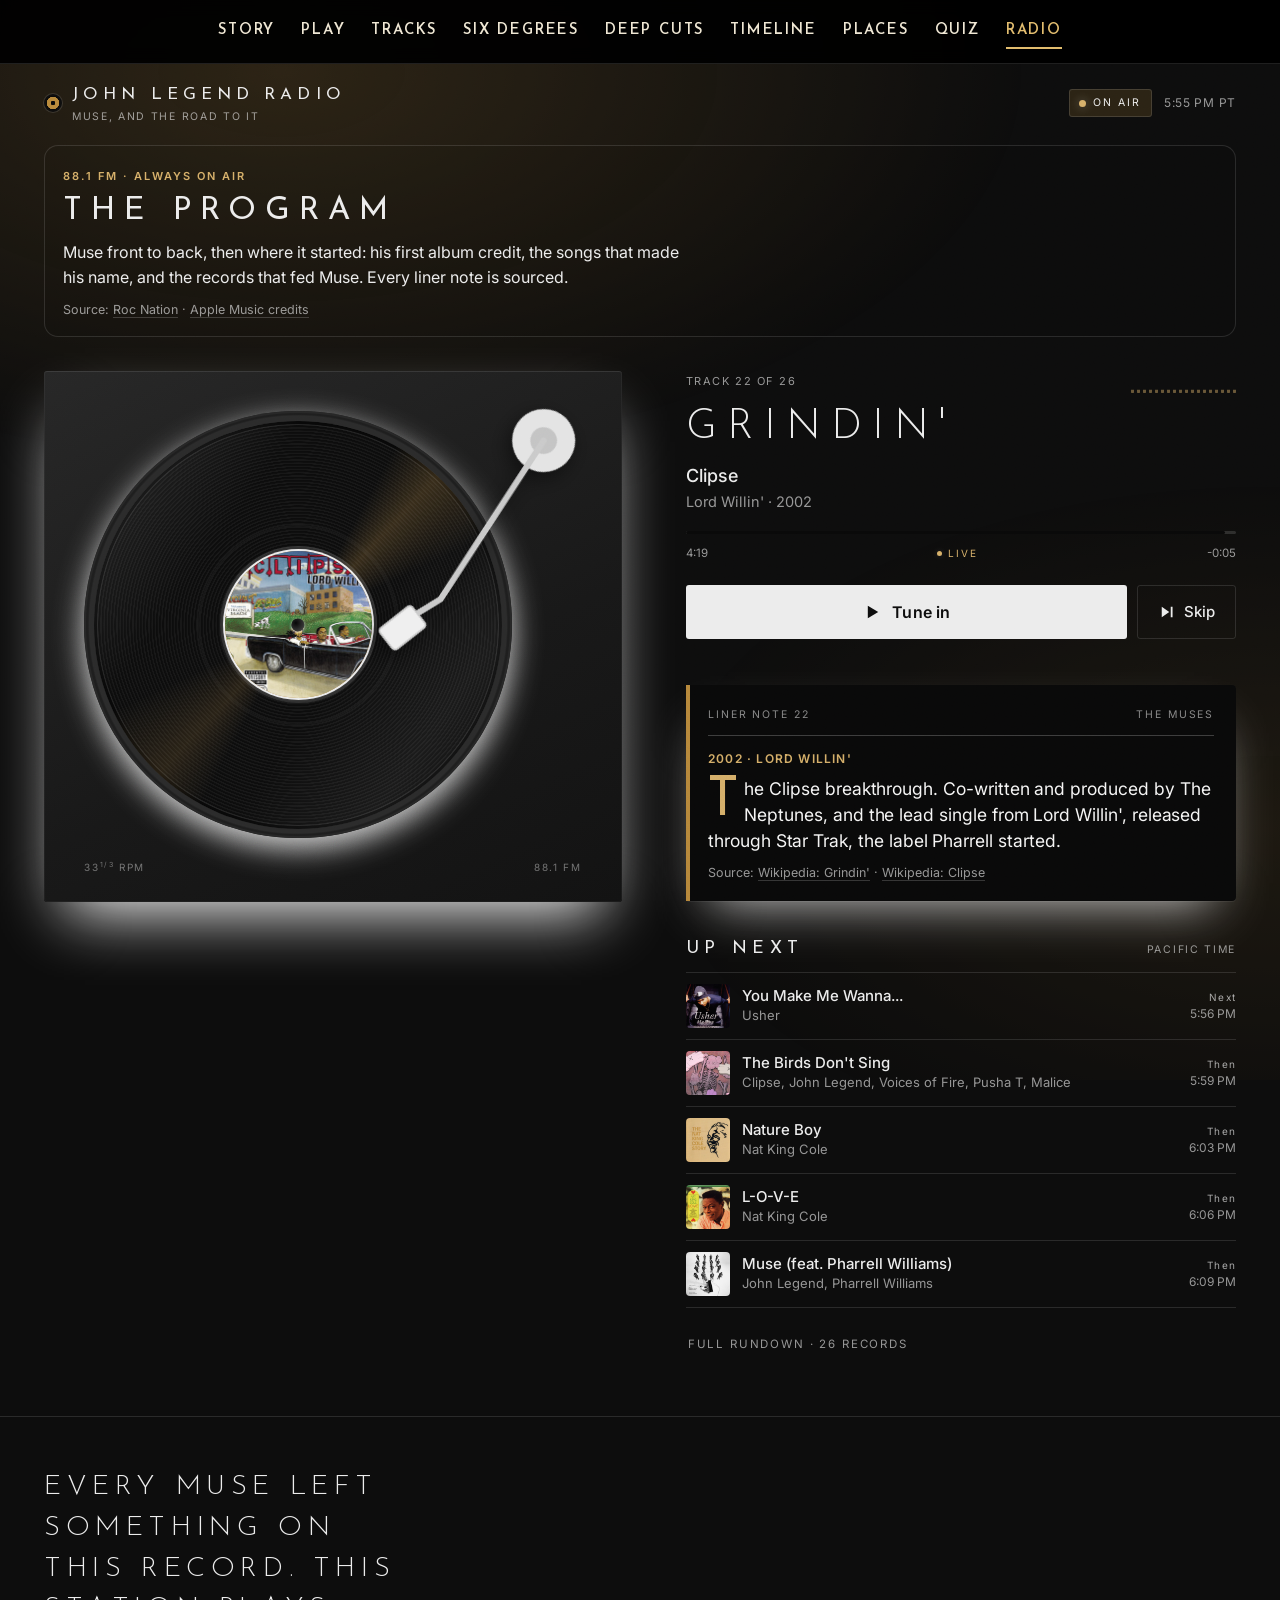
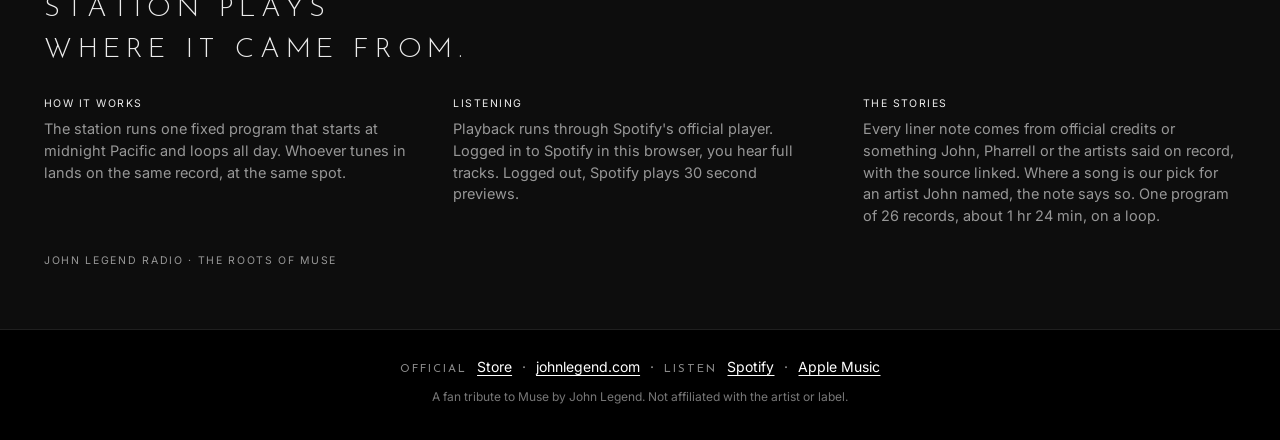
<file: radio/index.html>
<!doctype html>
<html lang="en">
<head>
<meta charset="utf-8">
<meta name="viewport" content="width=device-width, initial-scale=1, viewport-fit=cover">
<title>John Legend Radio | The Roots of Muse</title>
<meta name="description" content="One station for John Legend: Muse front to back, then where it started and the records behind it. Real records, the real stories, always on air.">
<meta property="og:title" content="John Legend Radio">
<meta property="og:description" content="Muse front to back, then the road to it. Always on air.">
<meta property="og:image" content="og.jpg">
<meta name="theme-color" content="#0e0d0b">
<link rel="icon" href="../favicon.svg" type="image/svg+xml">
<link rel="preload" href="fonts/josefin-sans.woff2" as="font" type="font/woff2" crossorigin>
<link rel="preload" href="../assets/fonts/inter.woff2" as="font" type="font/woff2" crossorigin>
<link rel="stylesheet" href="radio.css">
<link rel="stylesheet" href="/assets/rm.css?v=20261110">
</head>
<body>

<nav class="rm-nav" aria-label="The Roots of Muse"><div class="rm-nav-in"><a href="/">Story</a><a href="/#play">Play</a><a href="/tracks/">Tracks</a><a href="/map/">Six Degrees</a><a href="/deep-cuts/">Deep Cuts</a><a href="/timeline/">Timeline</a><a href="/places/">Places</a><a href="/quiz/">Quiz</a><a href="/radio/" aria-current="page">Radio</a></div></nav>
<div class="grain" aria-hidden="true"></div>



<header class="mast">
  <div class="brand">
    <span class="brand-mark" aria-hidden="true"></span>
    <h1 class="brand-name">John Legend Radio<span class="brand-sub">Muse, and the road to it</span></h1>
  </div>
  <div class="mast-right">
    <div class="onair" id="onair"><i></i><span>On Air</span></div>
    <div class="clock" id="clock">--:--</div>
  </div>
</header>



<section class="stcard" aria-live="polite">
  <div class="stcard-in">
    <span class="k" id="stFreq">88.1 FM</span>
    <h2 id="stName">The Program</h2>
    <p class="who" id="stWho"></p>
    <p class="bl" id="stBlurb"></p>
    <p class="srcs" id="stSrc"></p>
  </div>
</section>

<main class="stage">
  <div class="deck-col">
    <div class="deck" id="deck">
      <div class="plinth">
        <div class="platter">
          <div class="record" id="record">
            <div class="grooves"></div>
            <div class="label"><img id="labelArt" alt="" width="300" height="300"><span class="spindle"></span></div>
          </div>
          <div class="sheen" aria-hidden="true"></div>
        </div>
        <svg class="tonearm" id="tonearm" viewBox="0 0 100 260" aria-hidden="true">
          <circle cx="50" cy="40" r="26" class="arm-base"/>
          <circle cx="50" cy="40" r="11" class="arm-pivot"/>
          <path d="M50 40 L52 196 L40 222" class="arm-rod"/>
          <rect x="28" y="216" width="22" height="34" rx="3" transform="rotate(18 39 233)" class="arm-head"/>
        </svg>
        <div class="deck-meta">
          <span>33<sup>1/3</sup> RPM</span><span id="deckStation">88.1 FM</span>
        </div>
      </div>
    </div>
  </div>

  <div class="info-col">
    <div class="np">
      <div class="np-top">
        <span class="kicker" id="npKicker">Now playing</span>
        <div class="eq" id="eq" aria-hidden="true"></div>
      </div>
      <h2 class="np-title" id="npTitle">&nbsp;</h2>
      <p class="np-artist" id="npArtist">&nbsp;</p>
      <p class="np-album" id="npAlbum">&nbsp;</p>
      <div class="progress">
        <div class="bar"><i id="bar"></i></div>
        <div class="times"><span id="tEl">0:00</span><button id="liveTag" class="live-tag" tabindex="-1">Live</button><span id="tRem">0:00</span></div>
      </div>
      <div class="controls">
        <button class="tune" id="tuneBtn">
          <span class="tune-icon" aria-hidden="true"><svg viewBox="0 0 24 24" width="20" height="20"><path d="M7 4.5v15l12.5-7.5z" fill="currentColor"/></svg></span>
          <span id="tuneLabel">Tune in</span>
        </button>
        <button class="ghost" id="skipBtn" aria-label="Skip to next track">
          <svg viewBox="0 0 24 24" width="18" height="18" aria-hidden="true"><path d="M5 5v14l10-7zM17 5h2.4v14H17z" fill="currentColor"/></svg>
          <span>Skip</span>
        </button>
      </div>
      <div class="player-wrap" id="playerWrap">
        <div id="spotify"></div>
      </div>
      <p class="hint" id="hint"></p>
    </div>

    <article class="notes" id="notes" aria-live="polite">
      <div class="notes-head">
        <span class="notes-no" id="notesNo">Liner note</span>
        <span class="notes-st" id="notesSt">Muse</span>
      </div>
      <p class="notes-tag" id="notesTag"></p>
      <p class="notes-body" id="notesBody"></p>
      <blockquote class="notes-q" id="notesQ"></blockquote>
      <p class="srcs" id="notesSrc"></p>
    </article>

    <section class="queue">
      <div class="q-head"><h2>Up next</h2><span class="q-sub">Pacific time</span></div>
      <ol class="q-list" id="queue"></ol>
      <button class="rundown-btn" id="rundownBtn" aria-expanded="false">Full rundown <span id="rundownCount"></span></button>
      <ol class="rundown hidden" id="rundown"></ol>
    </section>
  </div>
</main>


<footer class="foot">
  <p class="foot-big">Every muse left something on this record. This station plays where it came from.</p>
  <div class="foot-grid">
    <p><span class="mono">How it works</span>The station runs one fixed program that starts at midnight Pacific and loops all day. Whoever tunes in lands on the same record, at the same spot.</p>
    <p><span class="mono">Listening</span>Playback runs through Spotify's official player. Logged in to Spotify in this browser, you hear full tracks. Logged out, Spotify plays 30 second previews.</p>
    <p><span class="mono">The stories</span>Every liner note comes from official credits or something John, Pharrell or the artists said on record, with the source linked. Where a song is our pick for an artist John named, the note says so. <span id="progStats"></span></p>
  </div>
  <p class="colophon">John Legend Radio · The Roots of Muse</p>
</footer>

<div class="toast" id="toast" role="status"></div>

<script src="data.js"></script>
<script src="app.js"></script>
<script src="https://open.spotify.com/embed/iframe-api/v1" async></script>
<footer class="rm-foot" aria-label="Official links"><p class="rm-off"><span class="rm-off-l">Official</span><a href="https://store.johnlegend.com/" target="_blank" rel="noopener">Store</a><span aria-hidden="true">·</span><a href="https://johnlegend.com/" target="_blank" rel="noopener">johnlegend.com</a><span aria-hidden="true">·</span><span class="rm-off-l">Listen</span><a href="https://open.spotify.com/album/5LheOmMsCEU09vOdcp0ka9" target="_blank" rel="noopener">Spotify</a><span aria-hidden="true">·</span><a href="https://music.apple.com/us/album/muse/6808358301" target="_blank" rel="noopener">Apple Music</a></p><p class="rm-fine">A fan tribute to Muse by John Legend. Not affiliated with the artist or label.</p></footer>
<script>(function(){var a=document.querySelector(".rm-nav a[aria-current=page]"),s=a&&a.parentNode;if(s&&s.scrollWidth>s.clientWidth){s.scrollLeft=a.offsetLeft-(s.clientWidth-a.offsetWidth)/2;}})();</script>
</body>
</html>
</file>
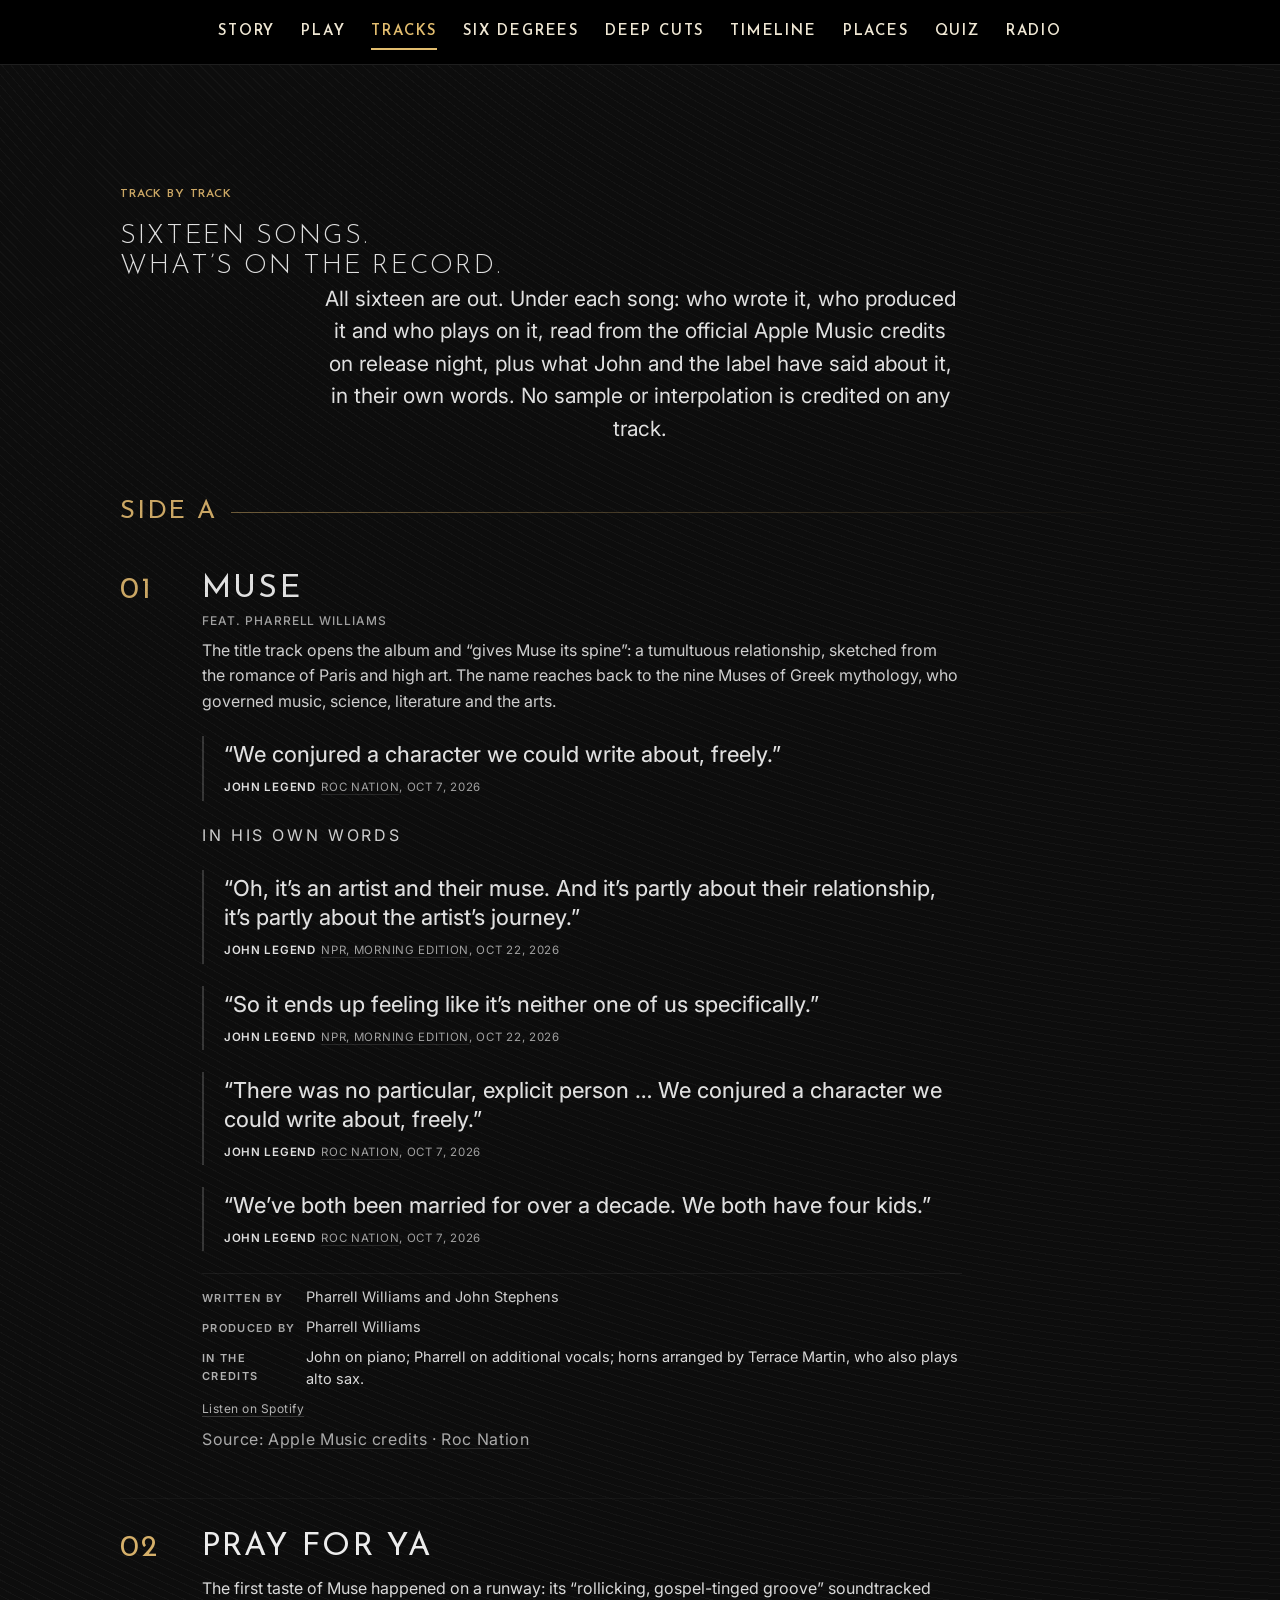
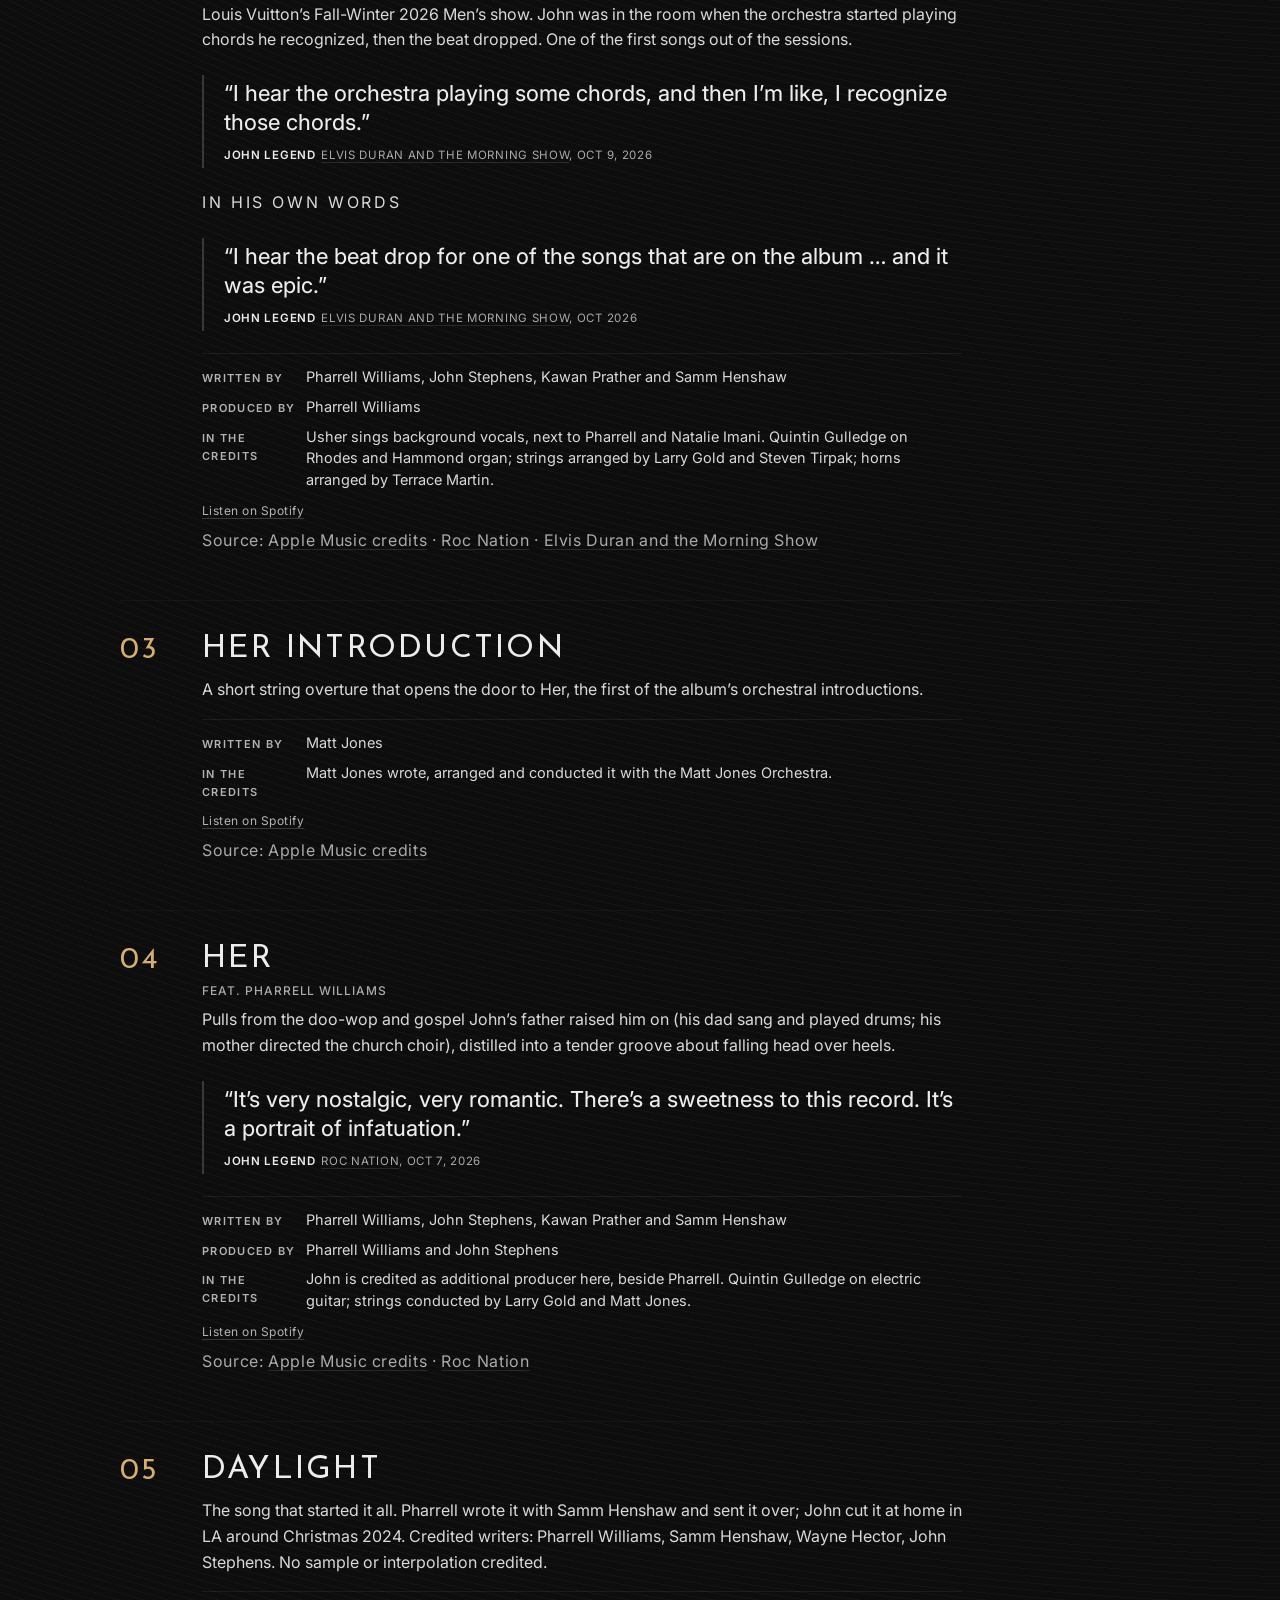
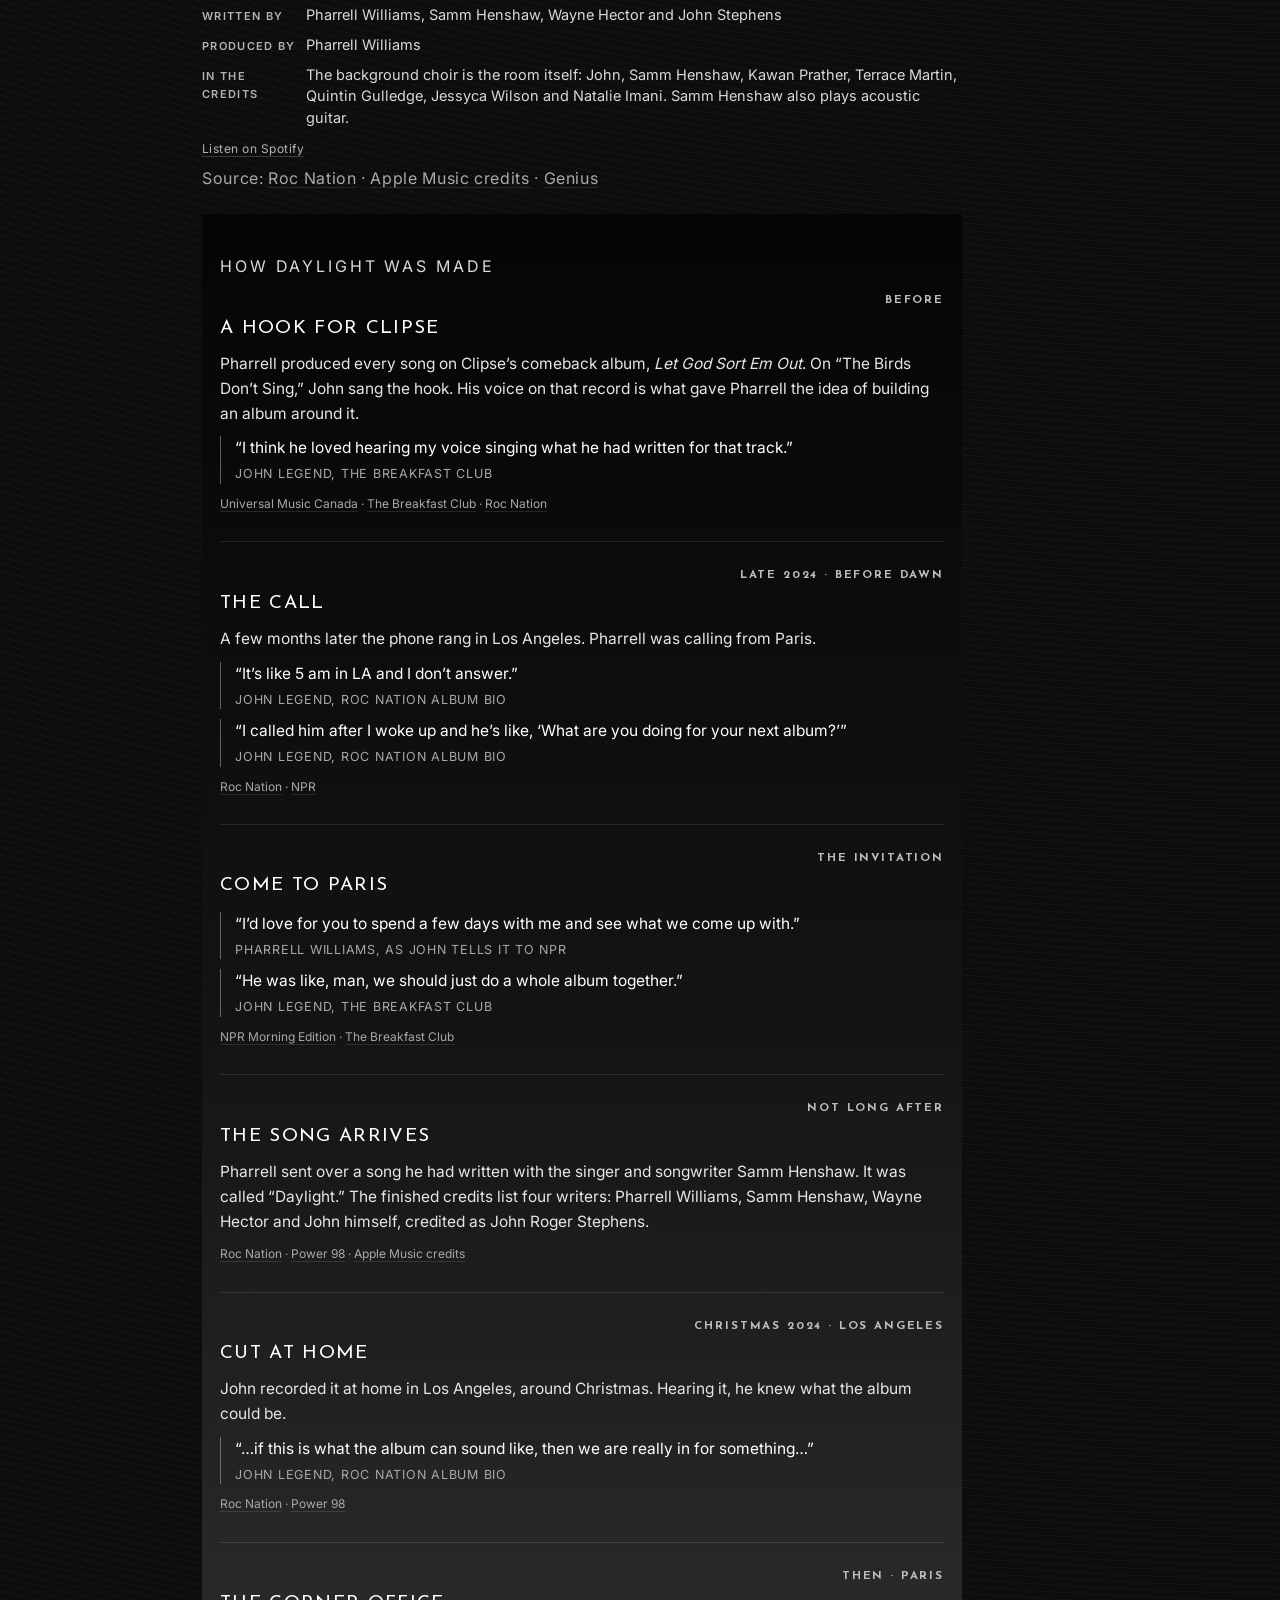
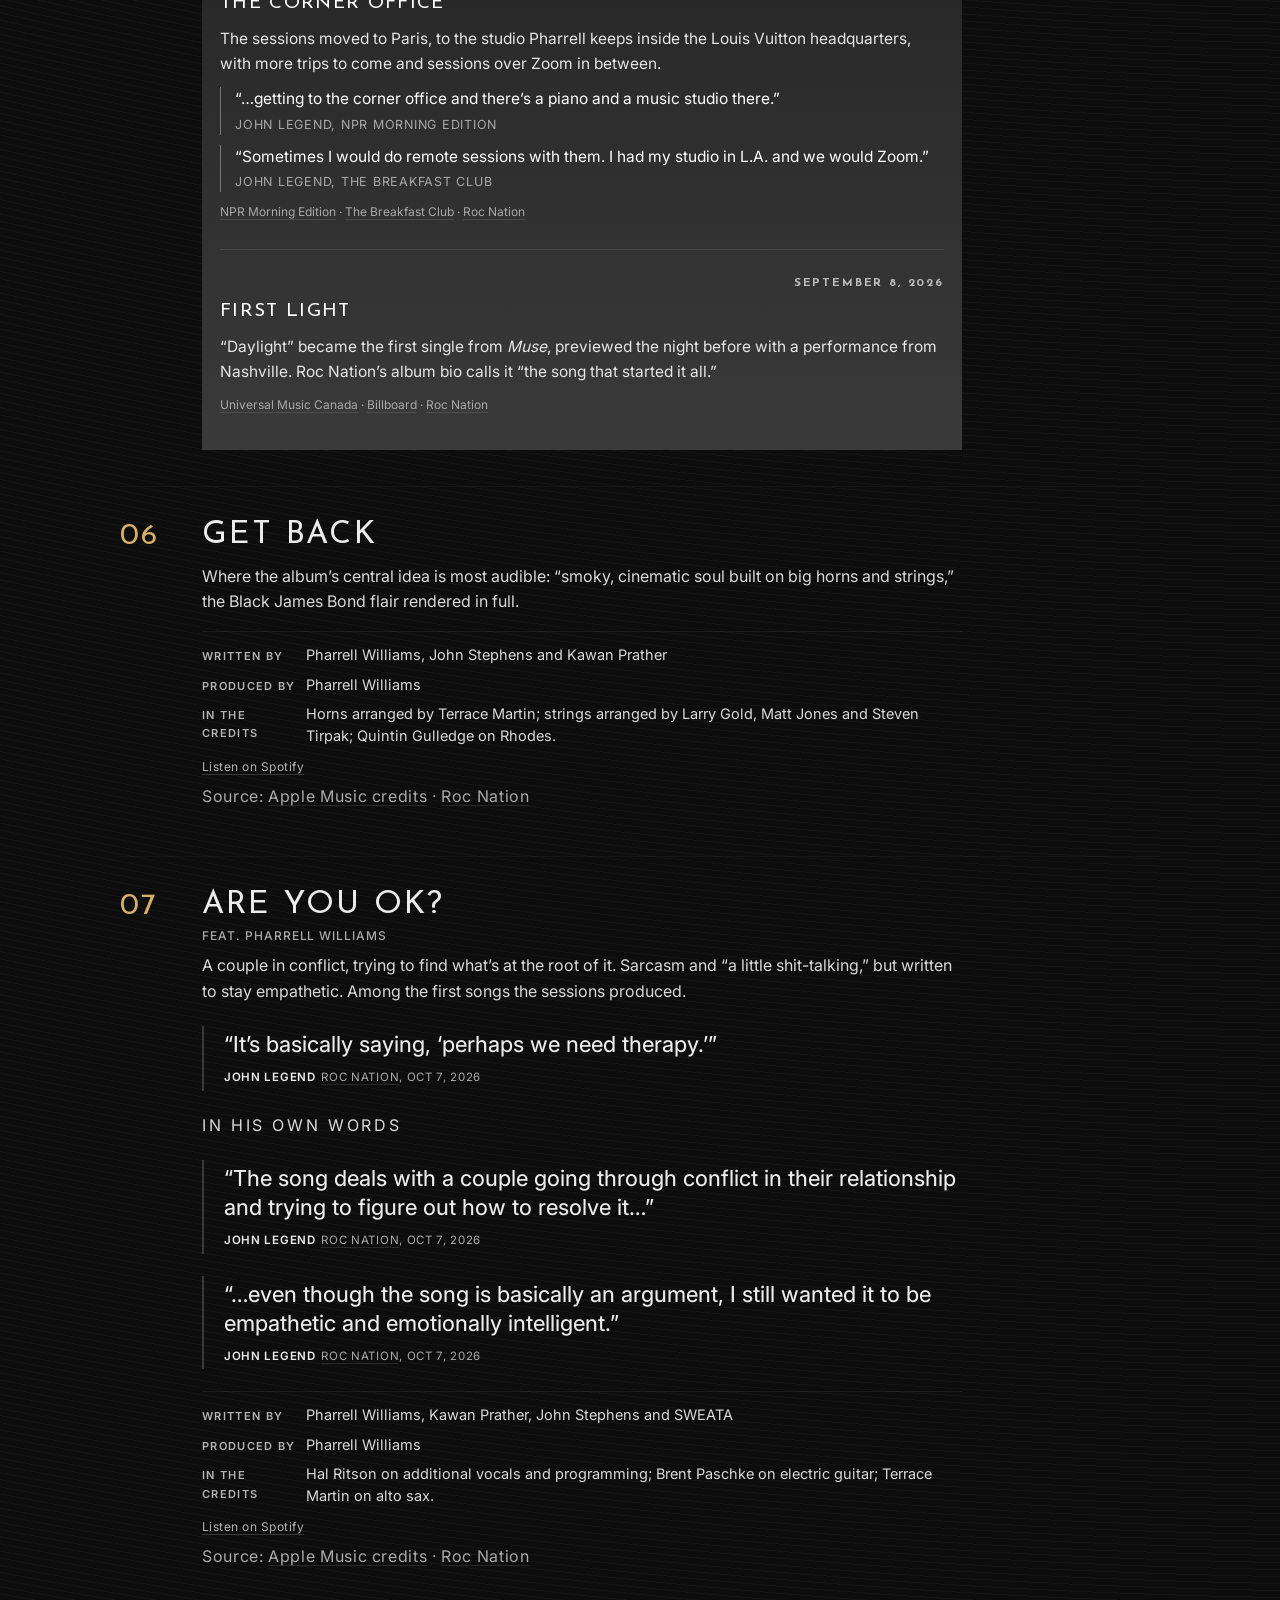
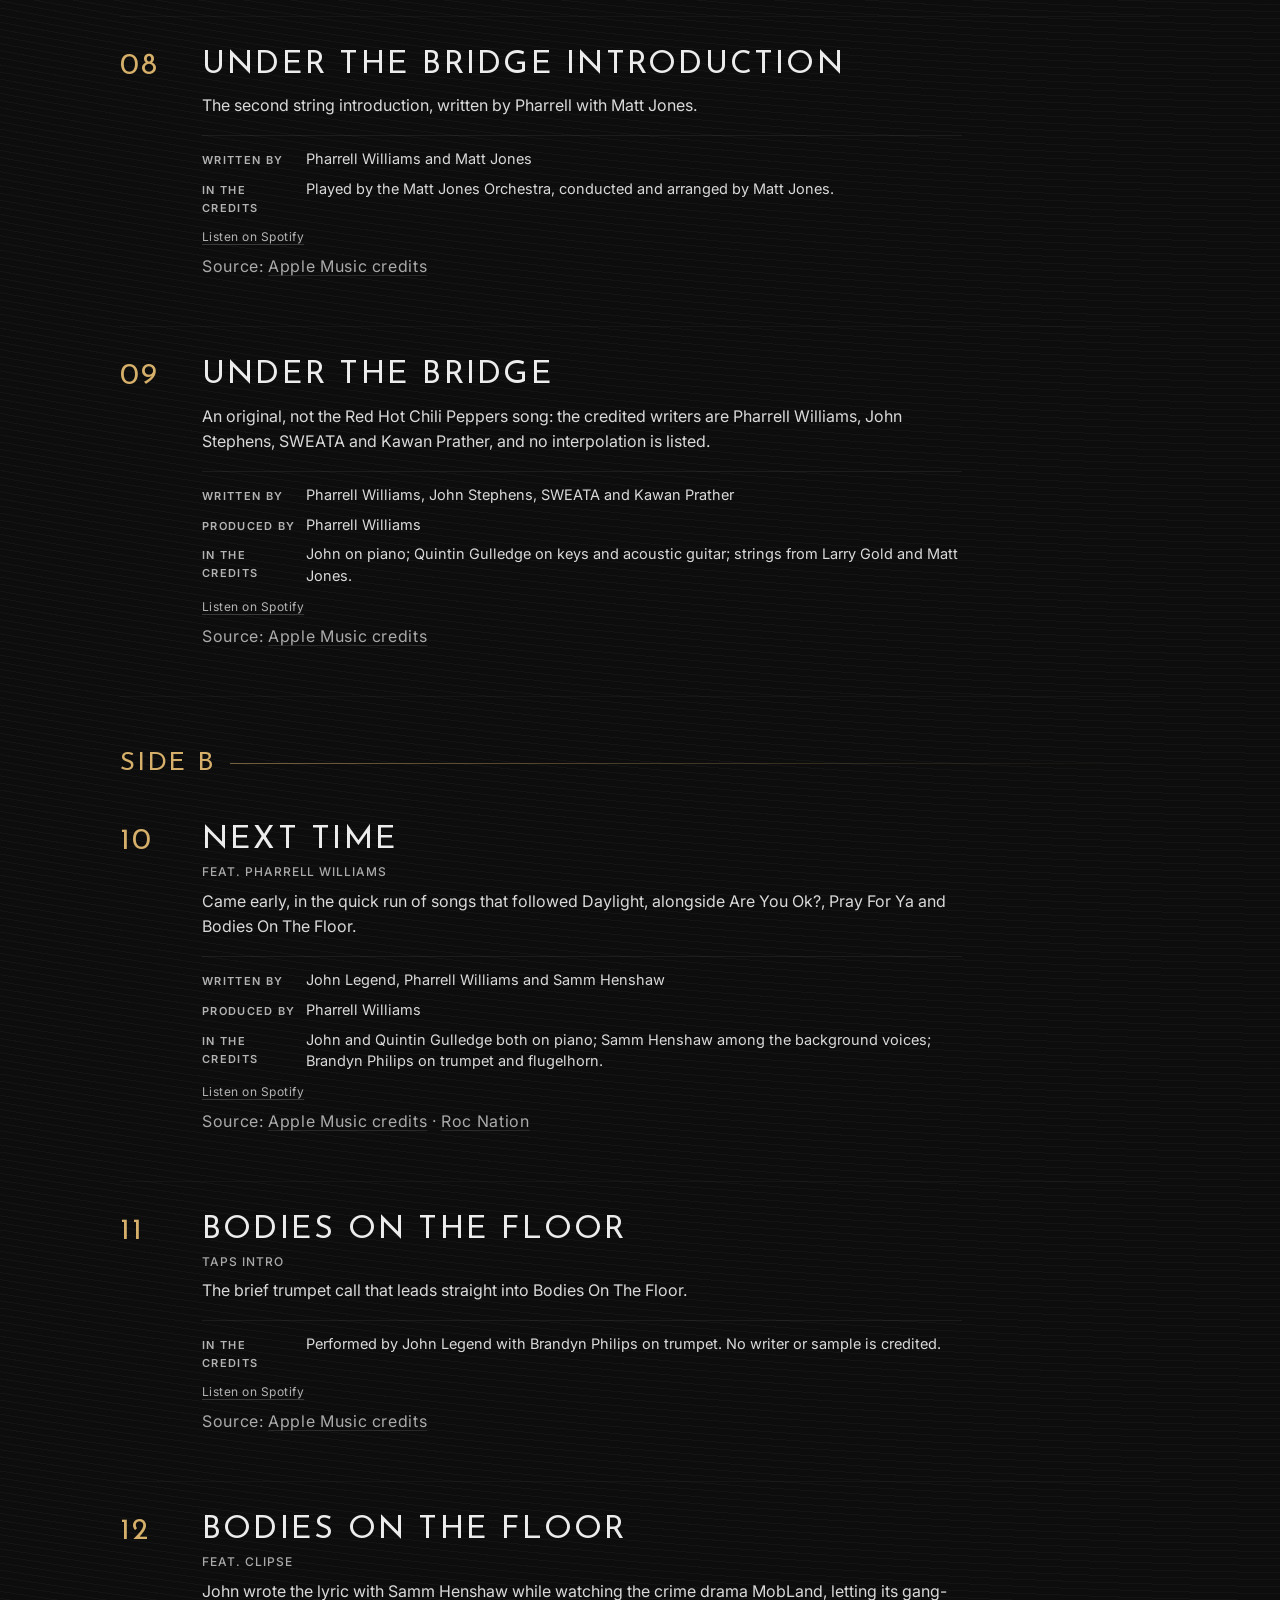
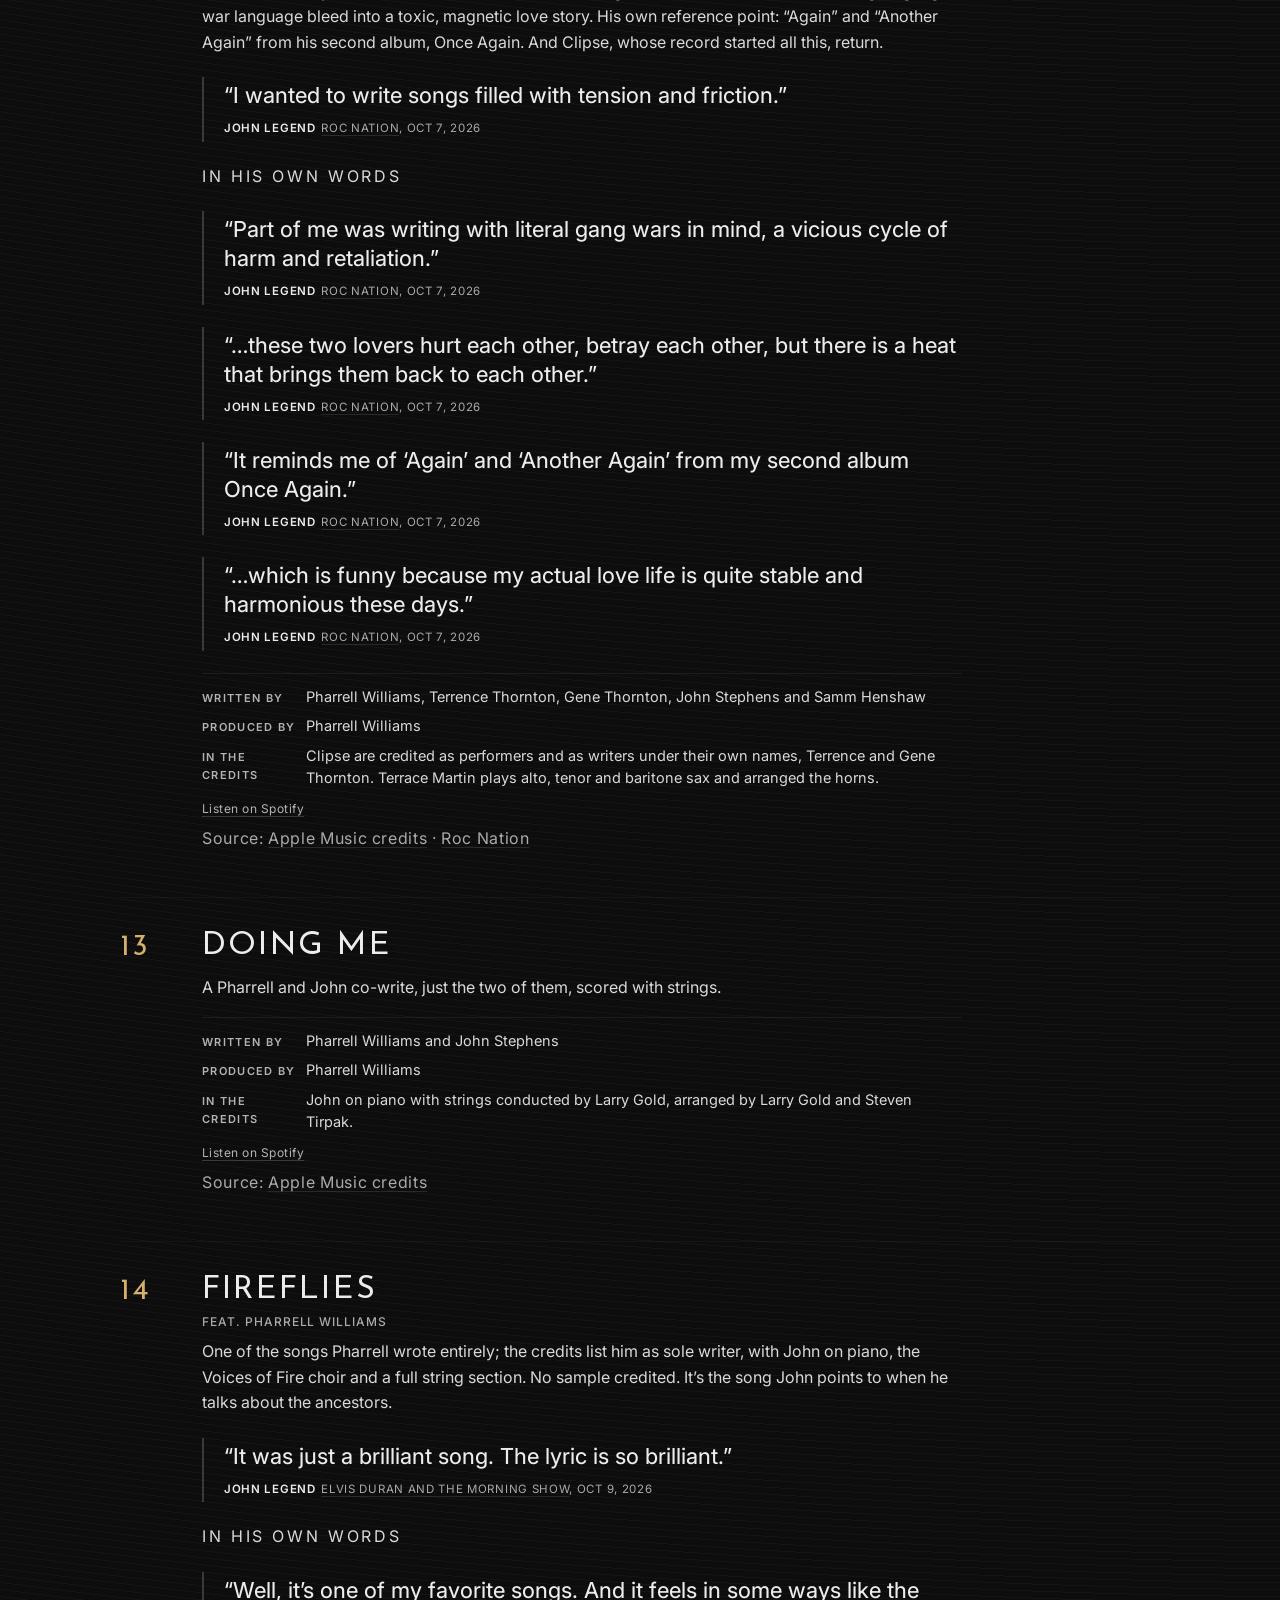
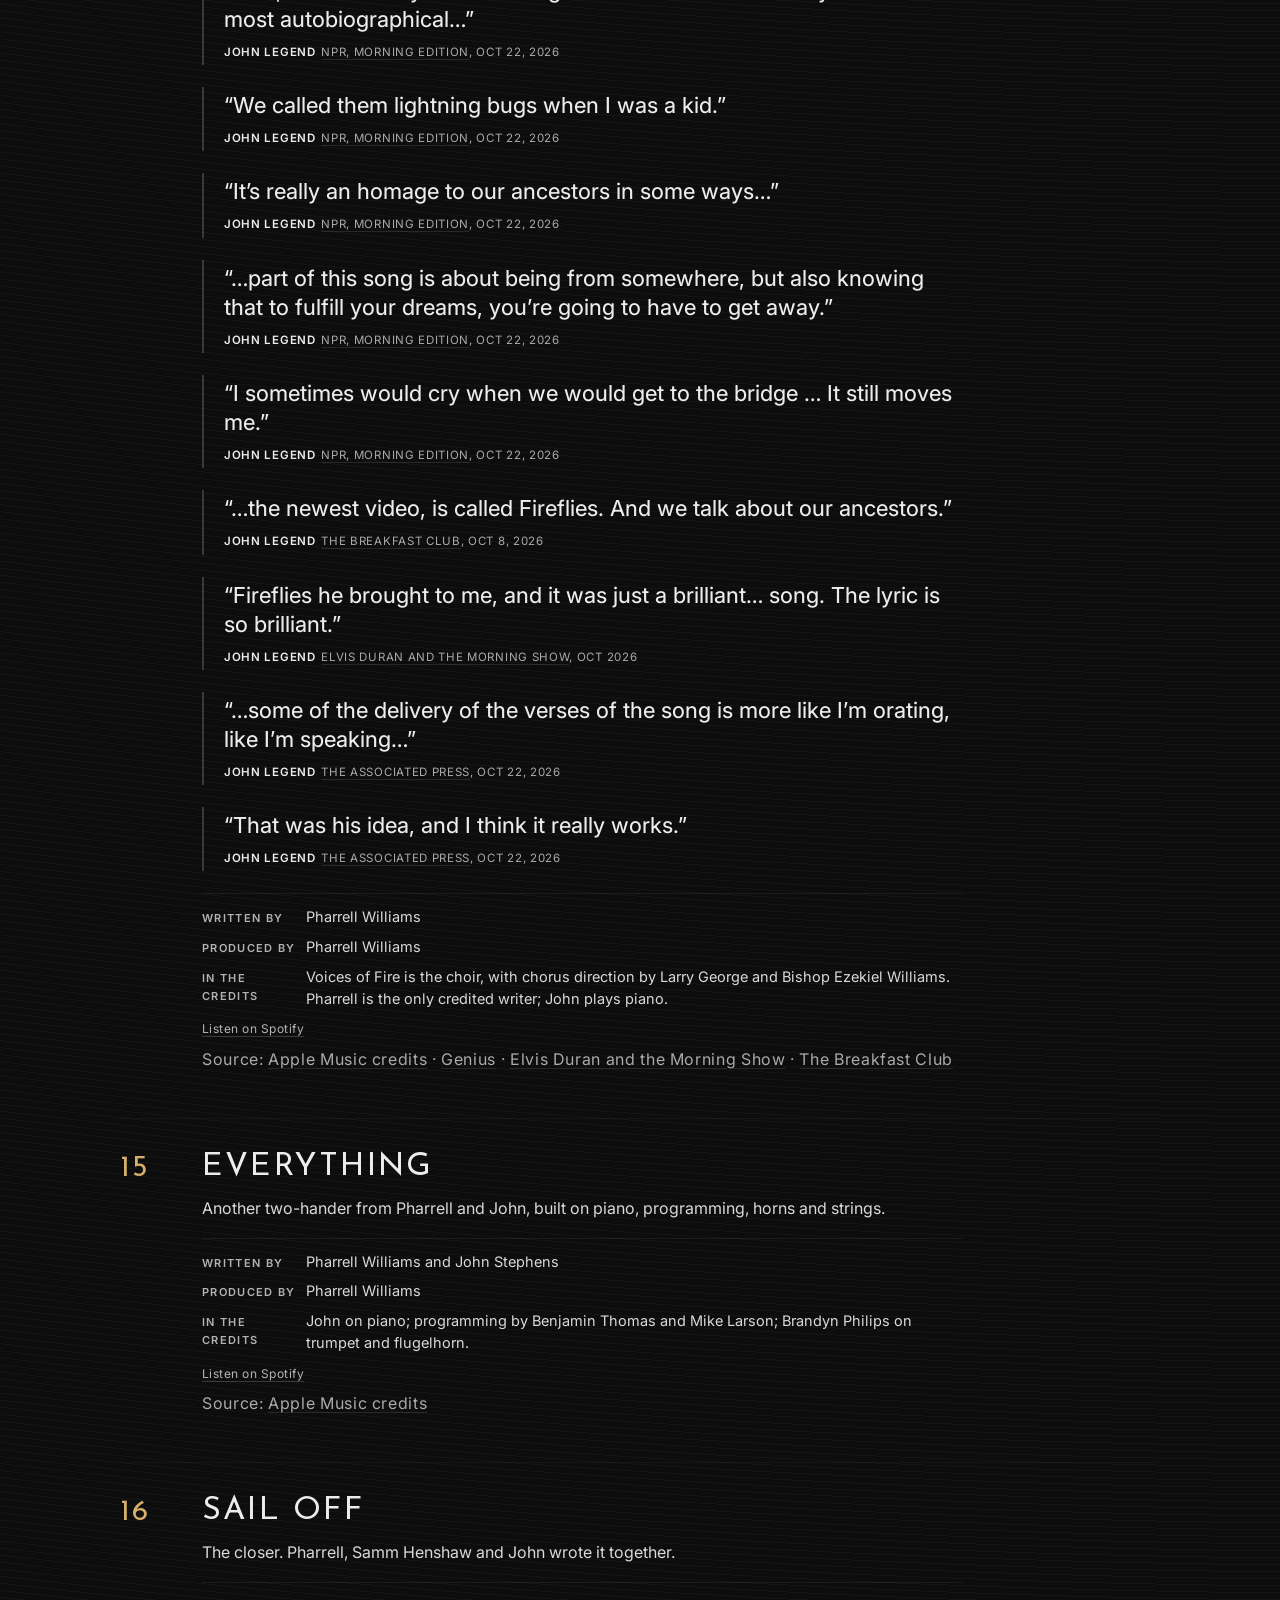
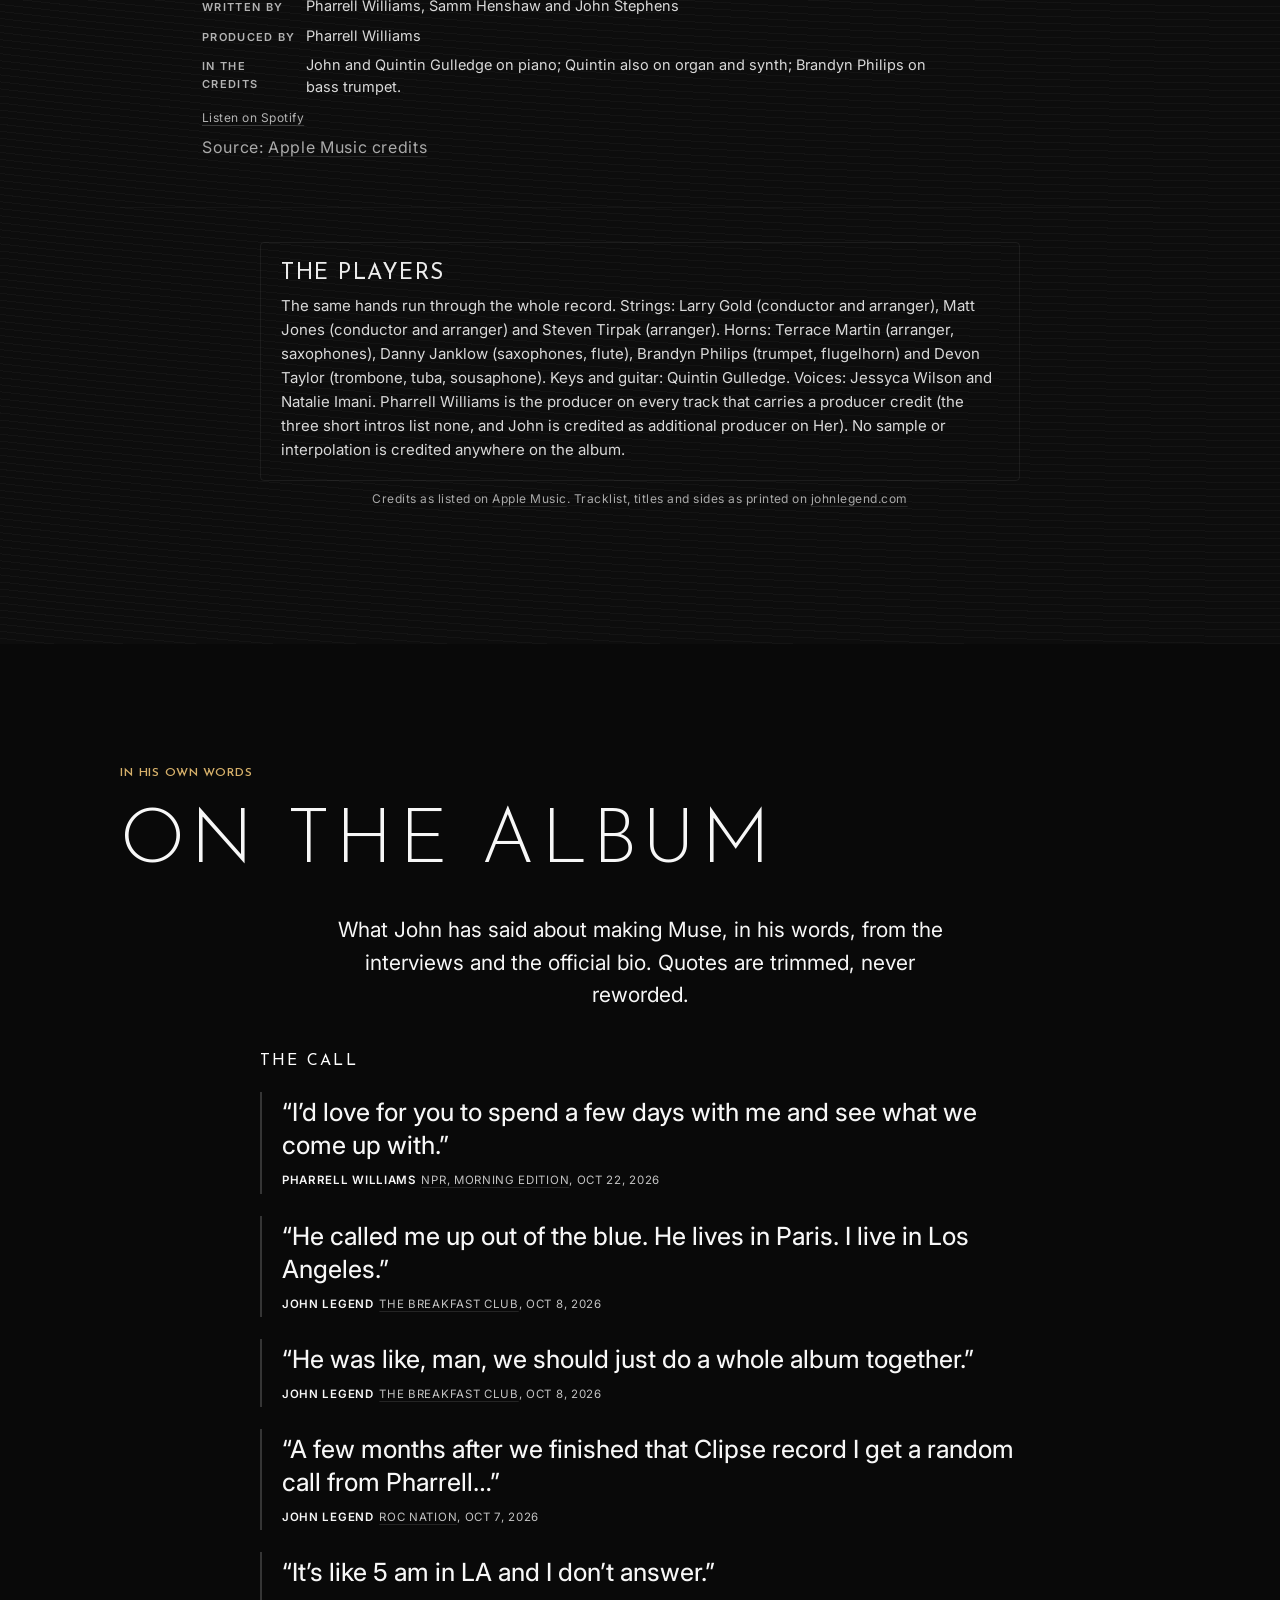
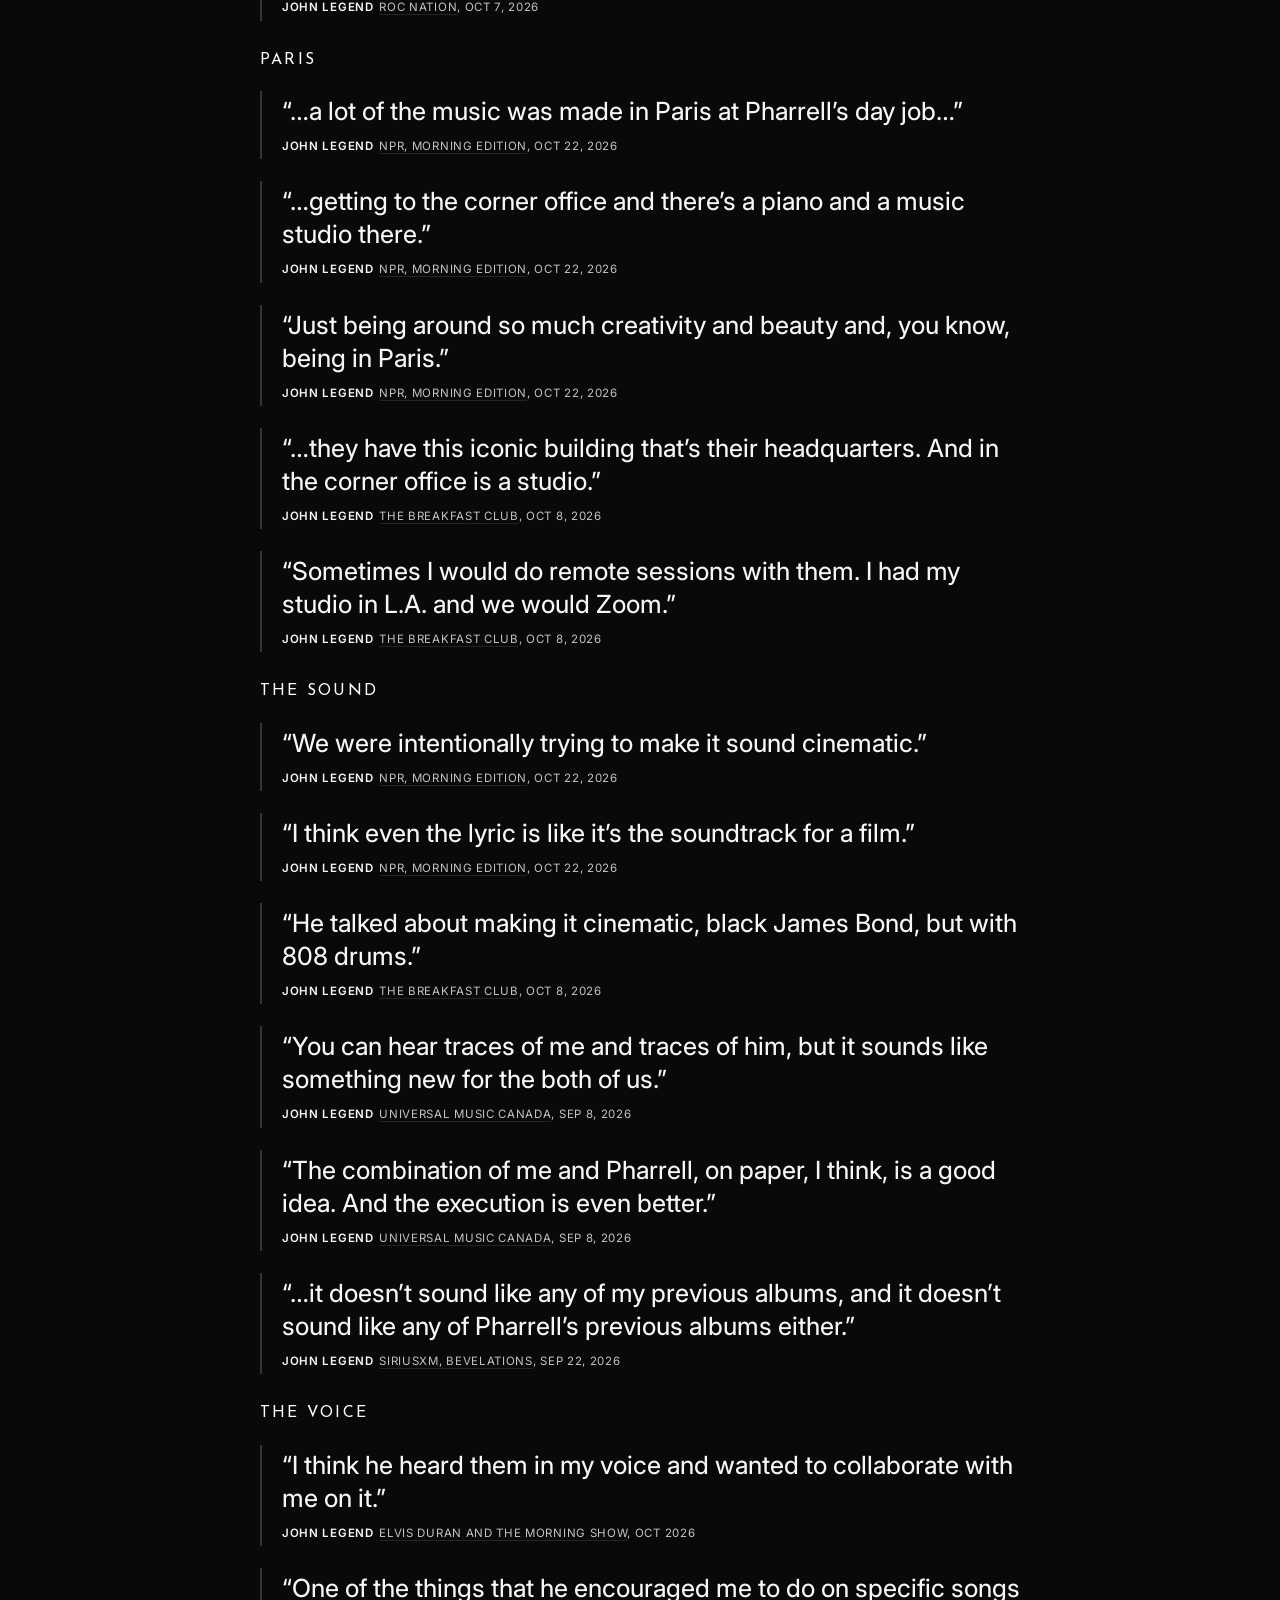
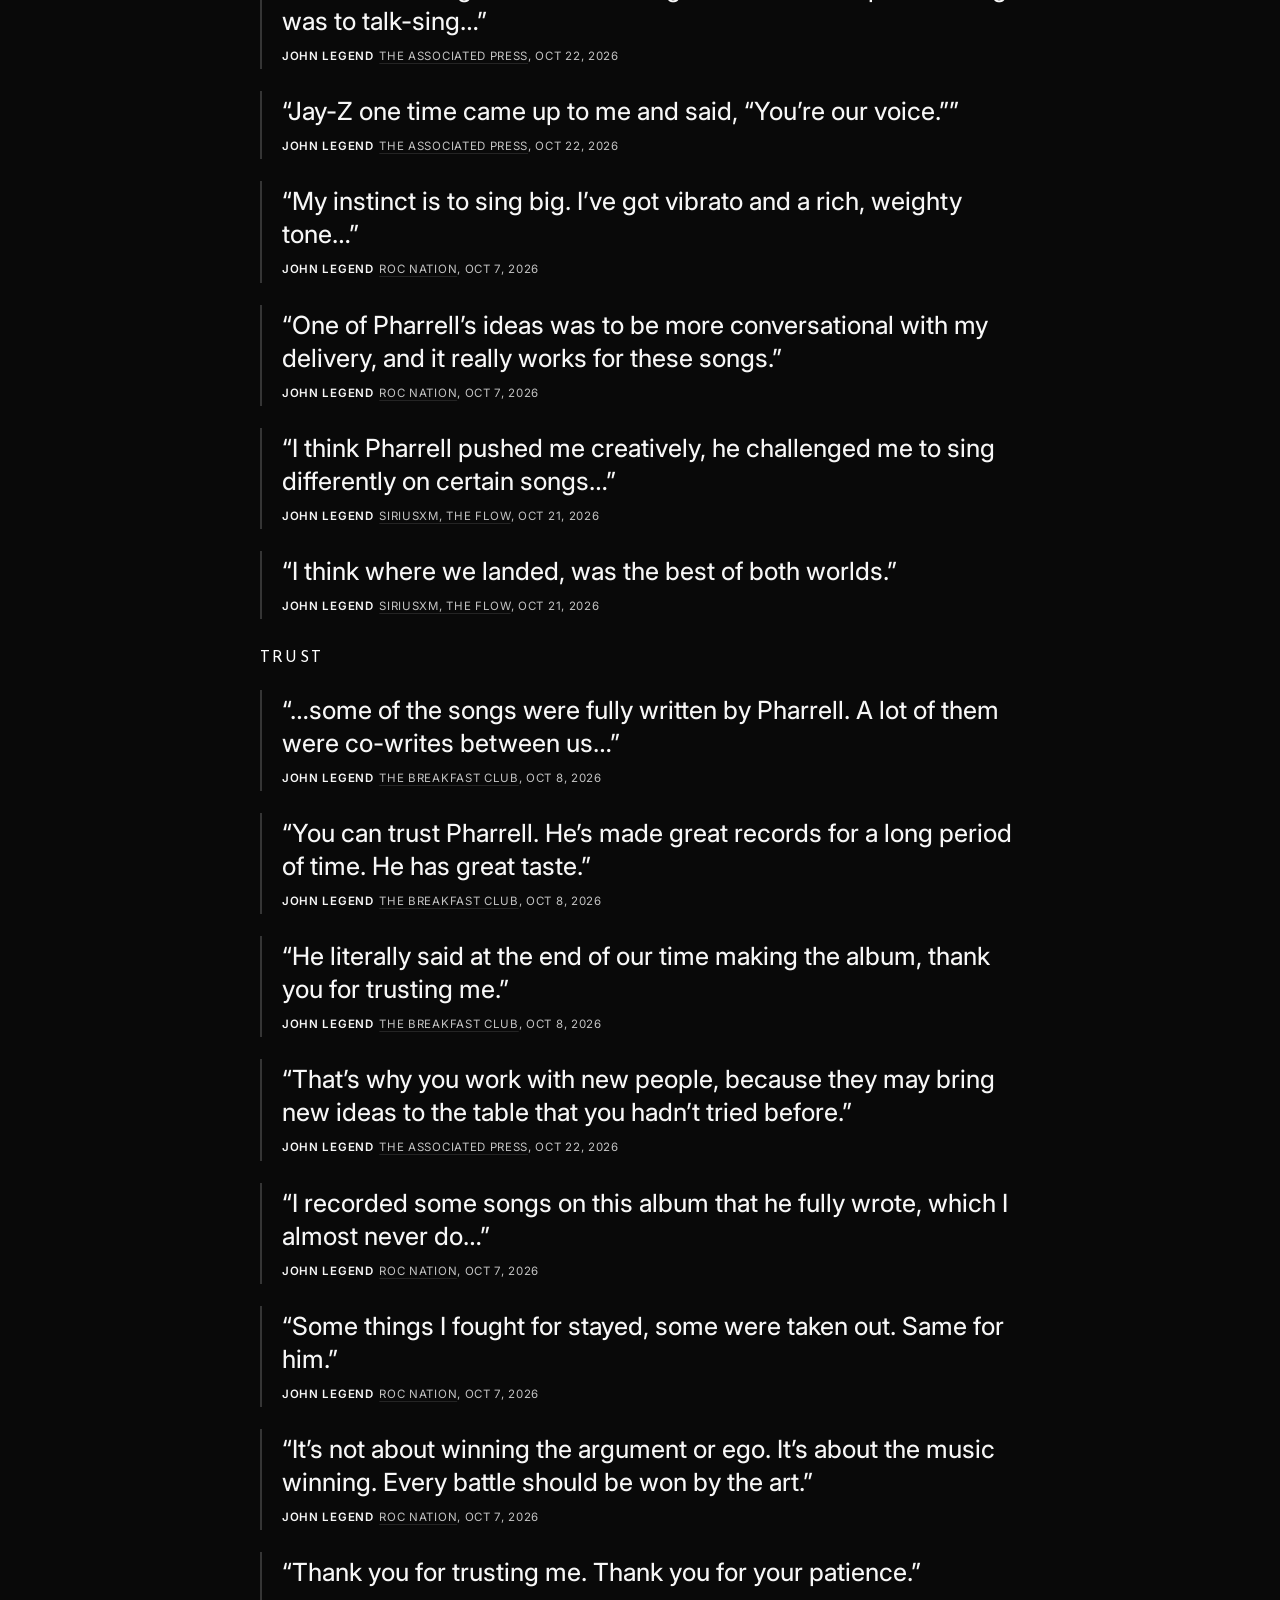
<file: then-and-now/index.html>
<!doctype html><html lang="en"><head><meta charset="utf-8"><meta name="viewport" content="width=device-width, initial-scale=1"><title>Tracks · The Roots of Muse</title>
<meta http-equiv="refresh" content="0; url=/tracks/"><link rel="canonical" href="/tracks/"><meta name="robots" content="noindex">
<script>location.replace("/tracks/"+location.hash.replace(/^#$/,''));</script>
<style>body{margin:0;background:#000000;color:#dddddd;font-family:Inter,system-ui,sans-serif;display:grid;place-items:center;min-height:100vh}a{color:#ffffff}</style></head>
<body><p>This page has moved. <a href="/tracks/">Continue to Tracks</a>.</p></body></html>
</file>
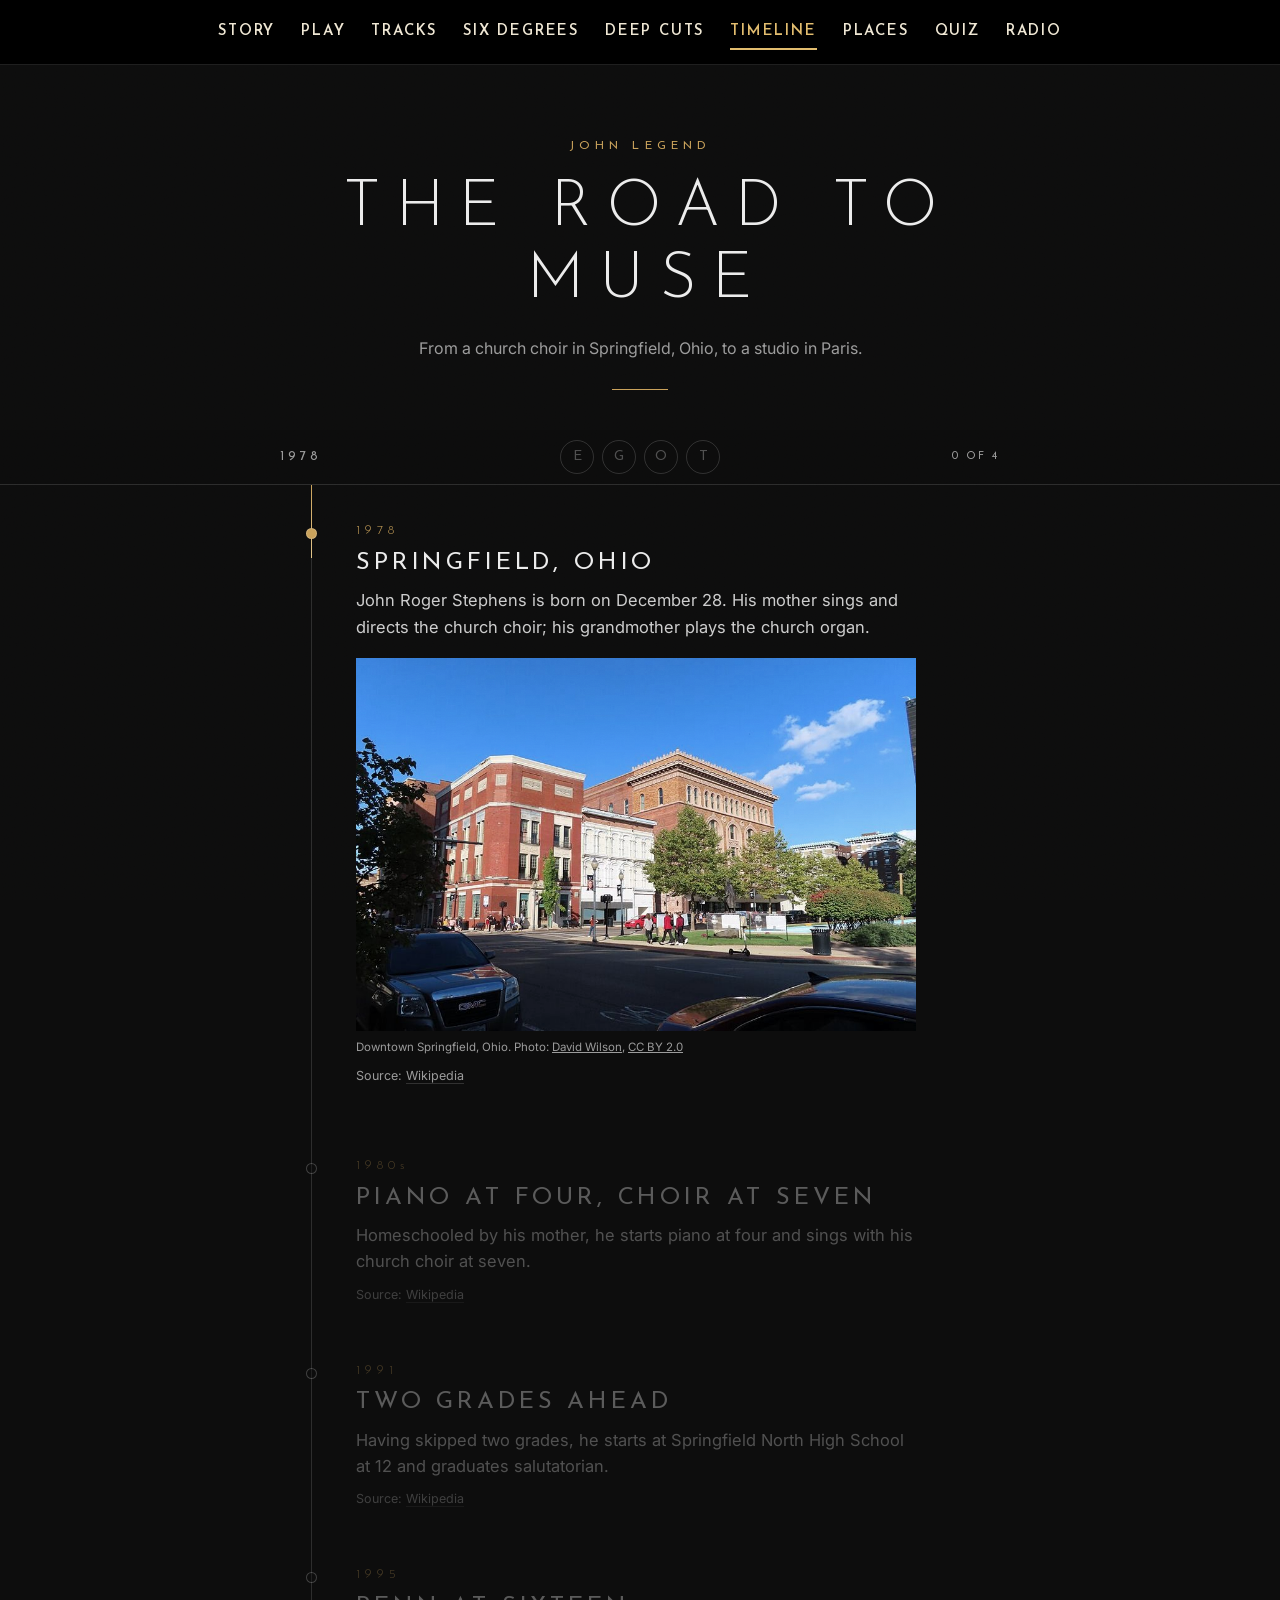
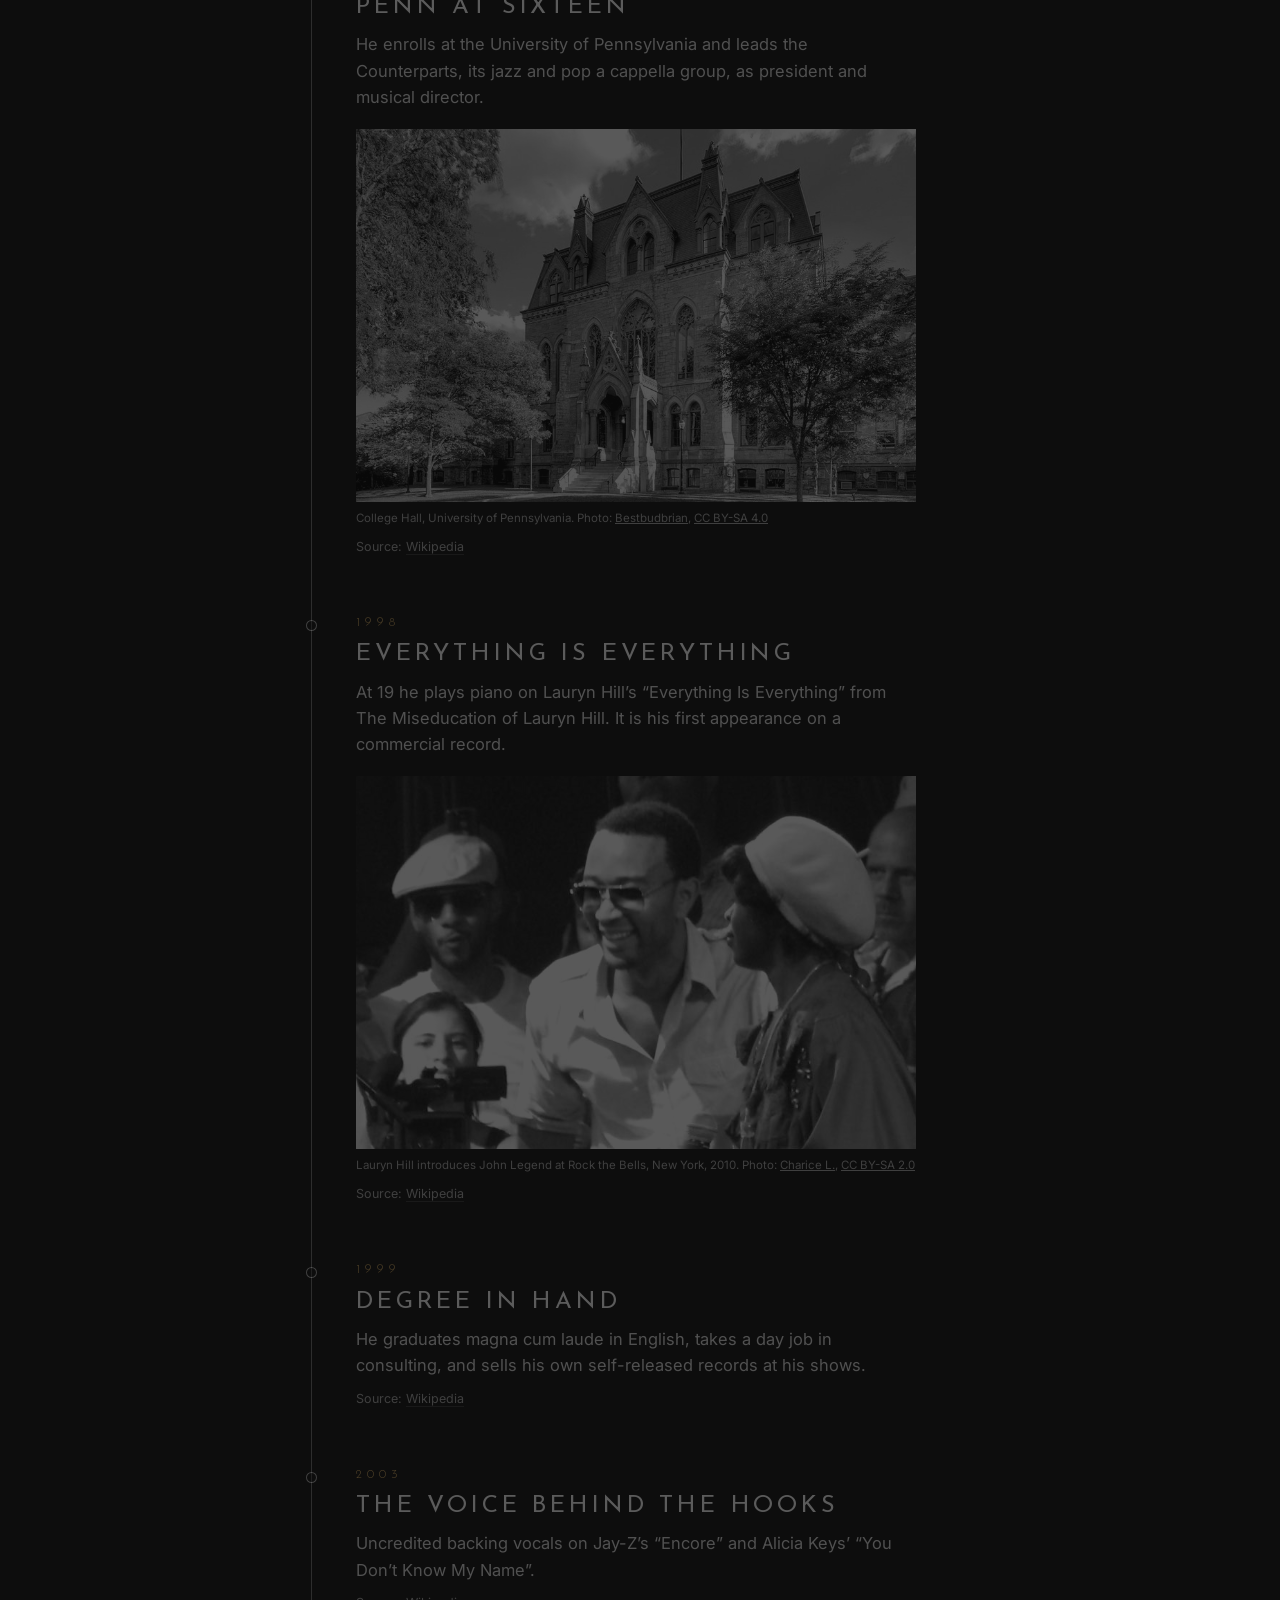
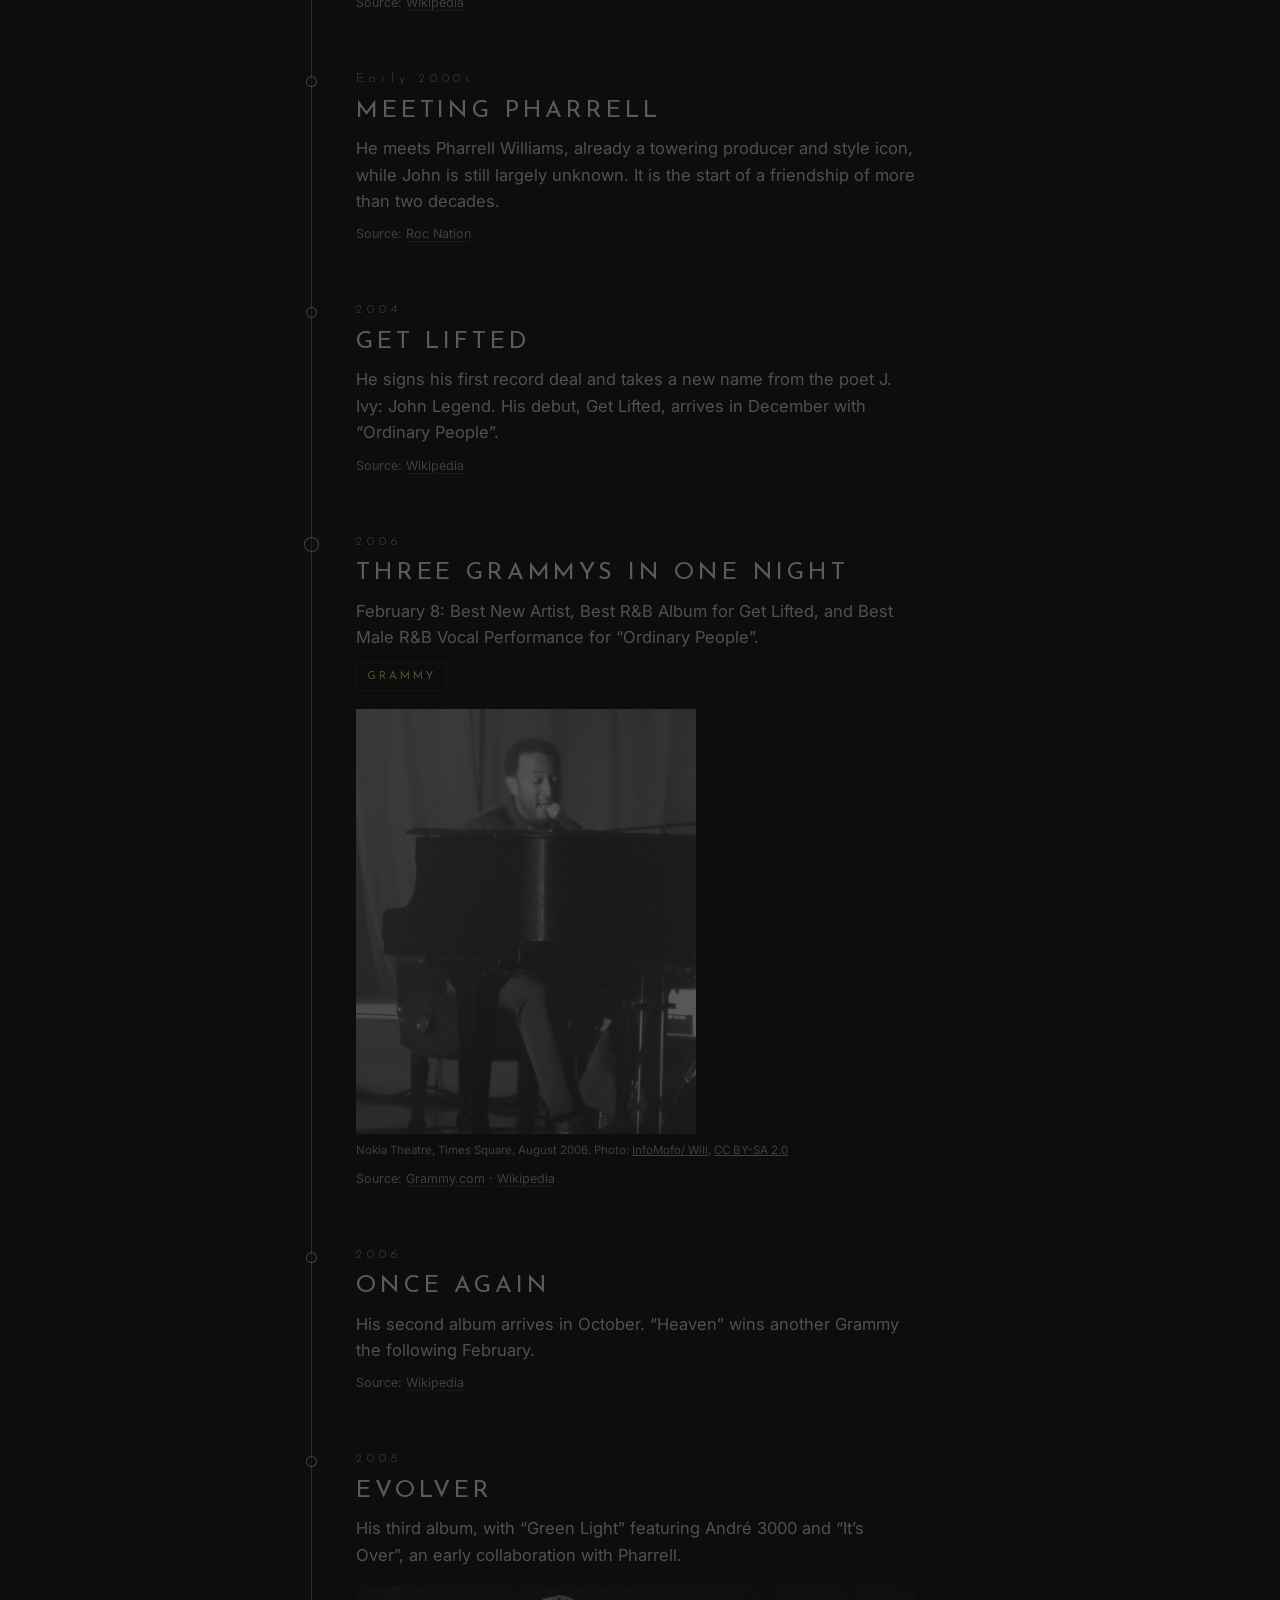
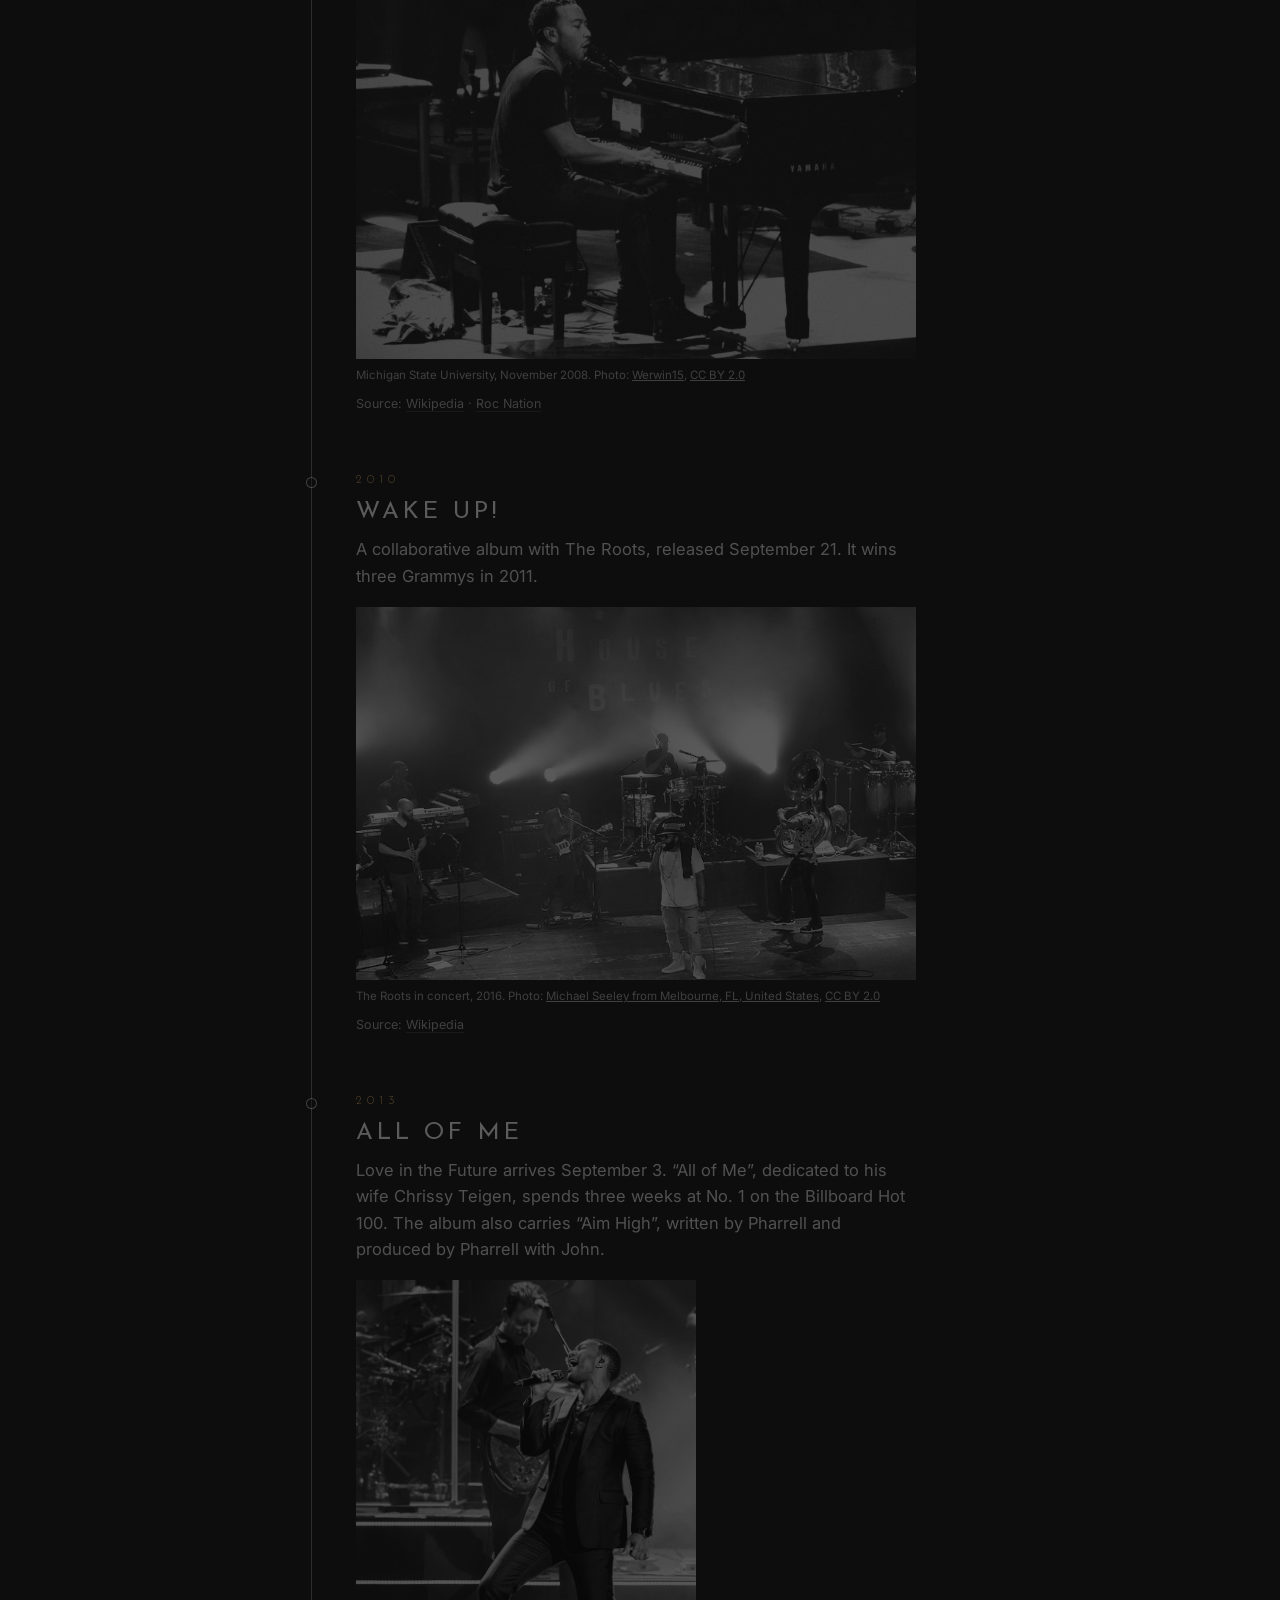
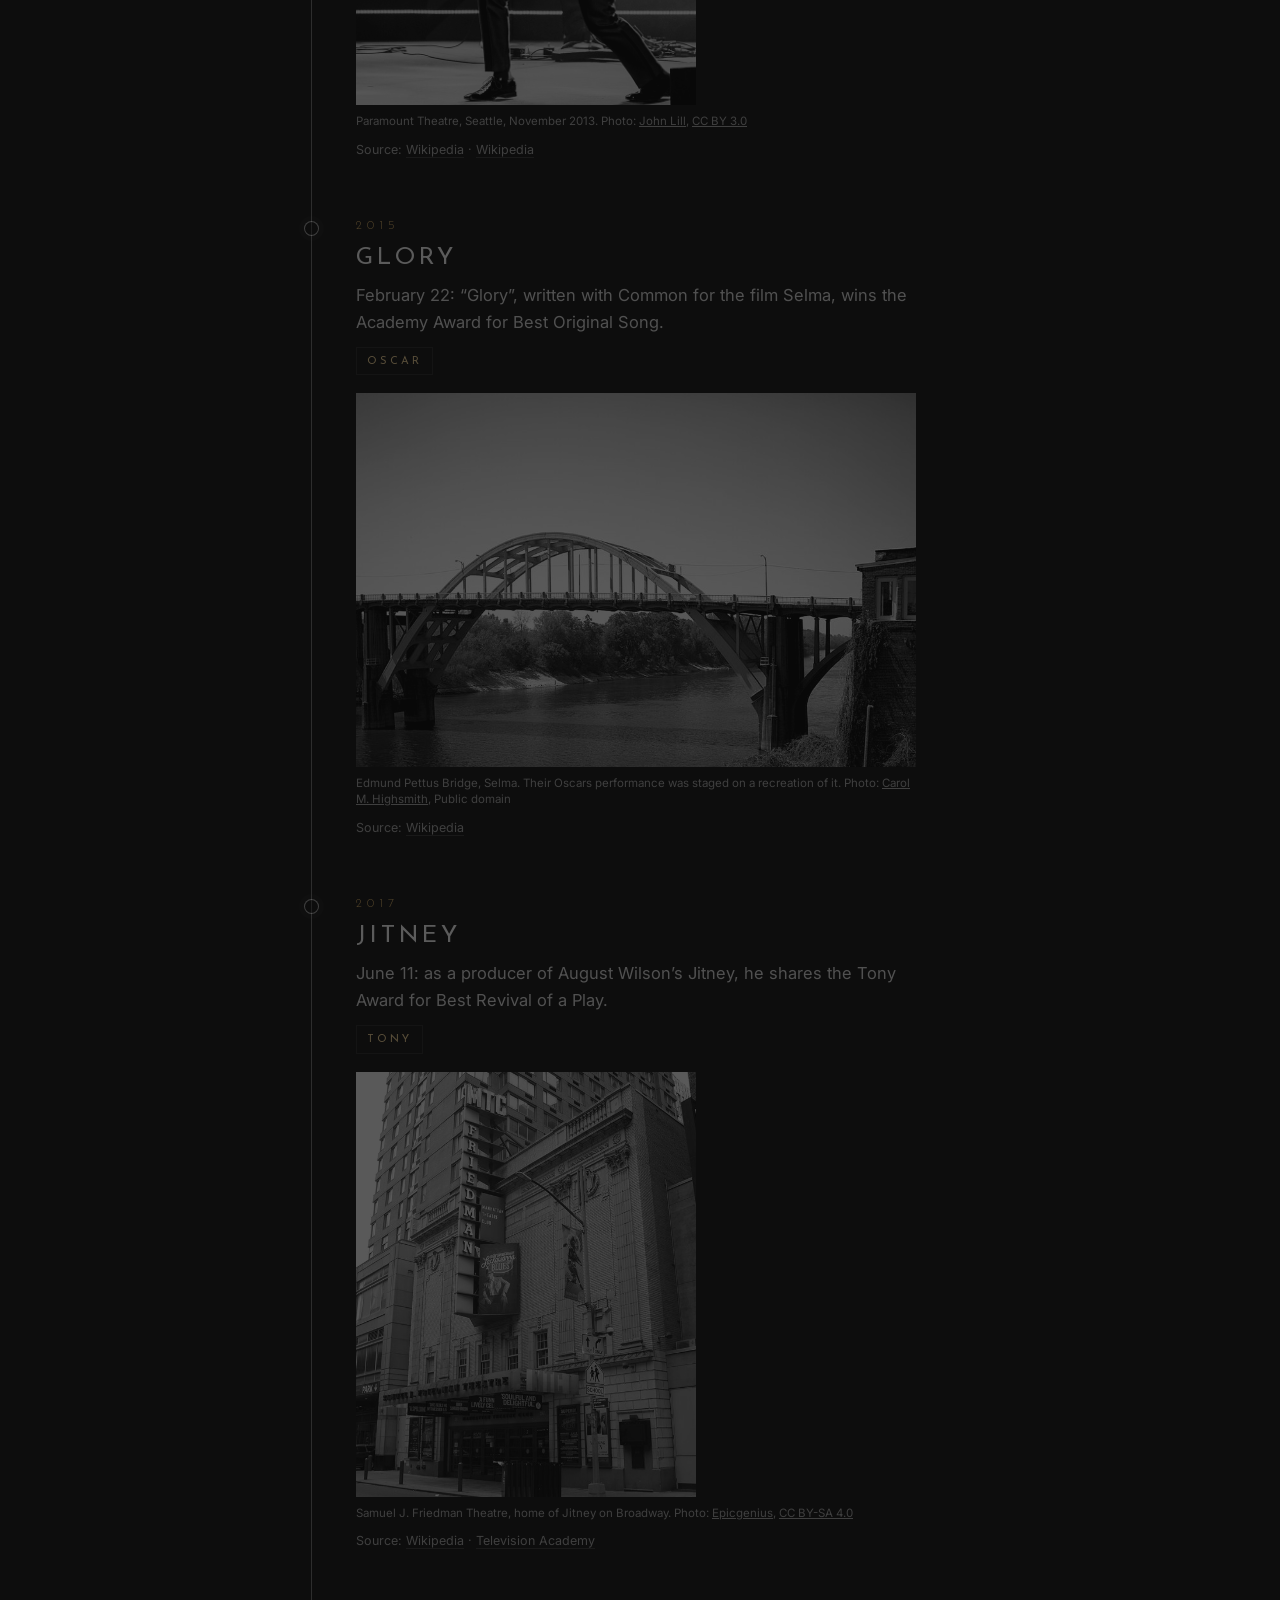
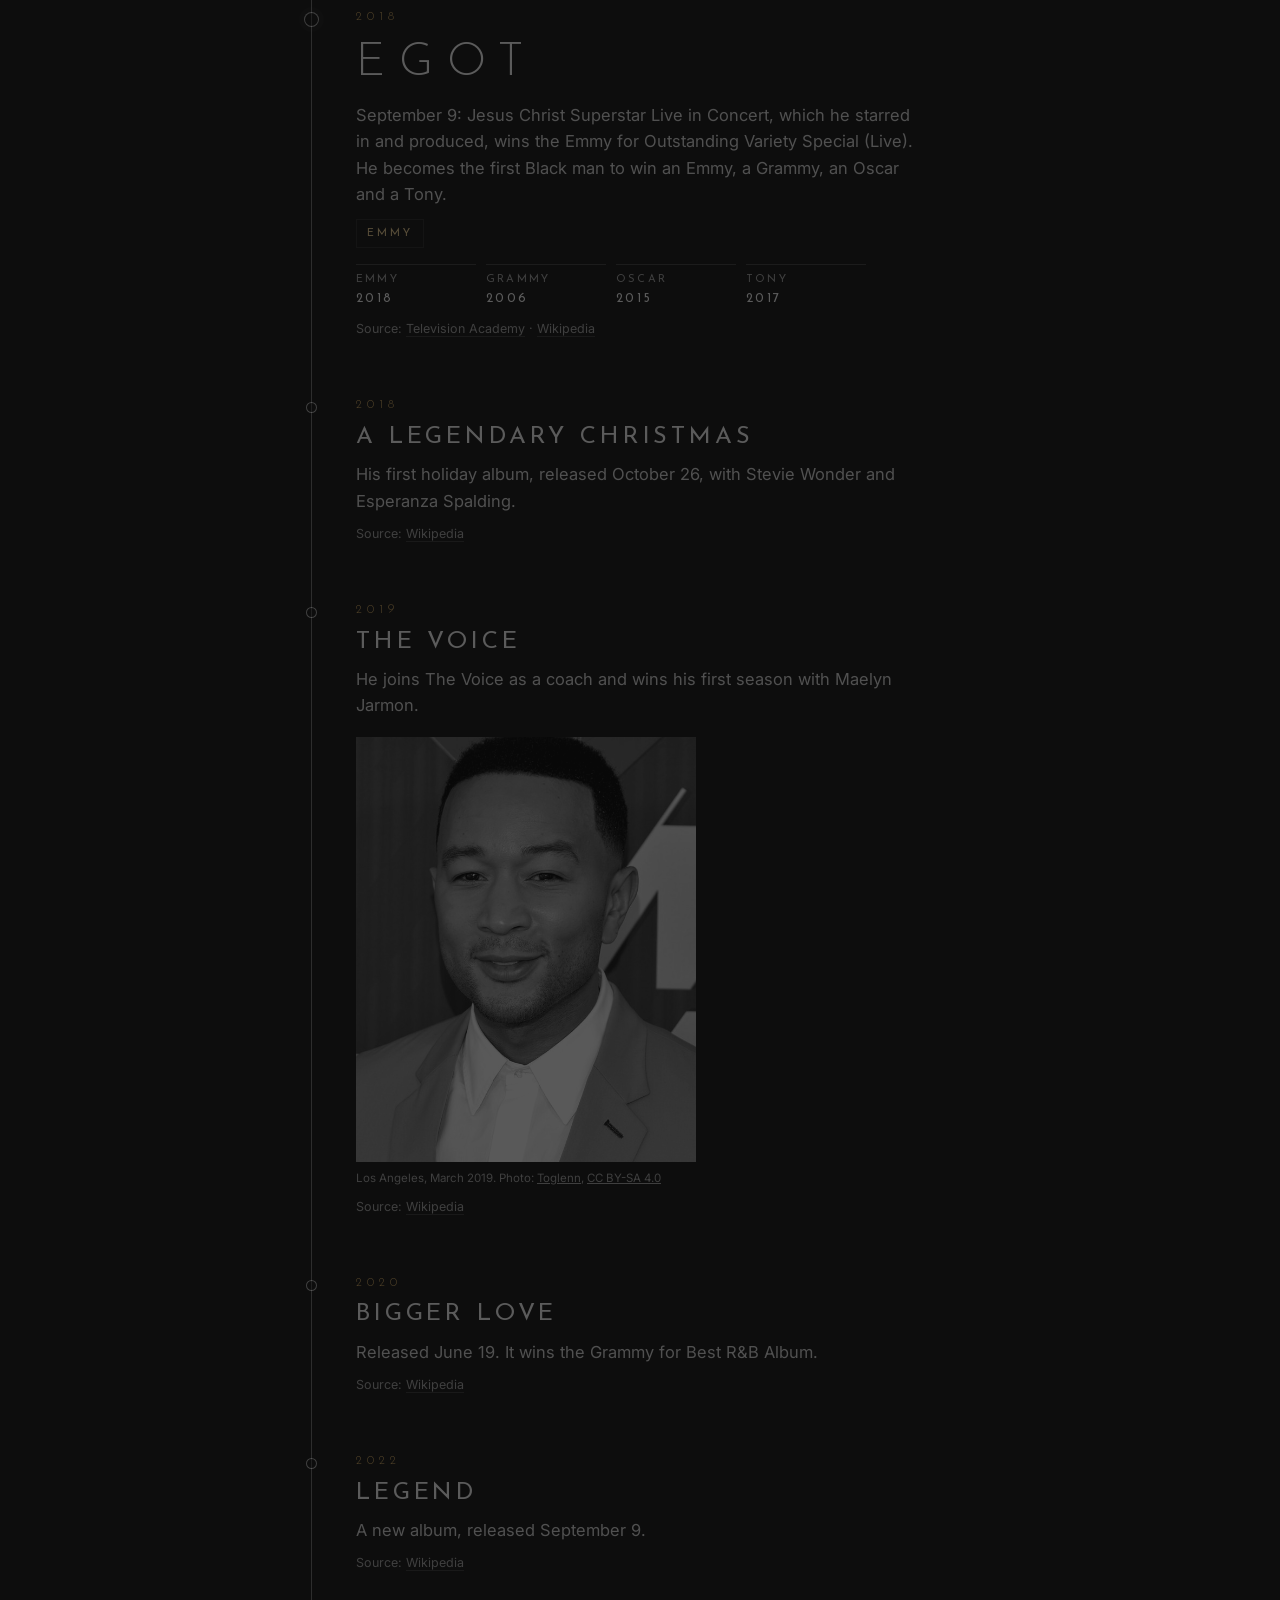
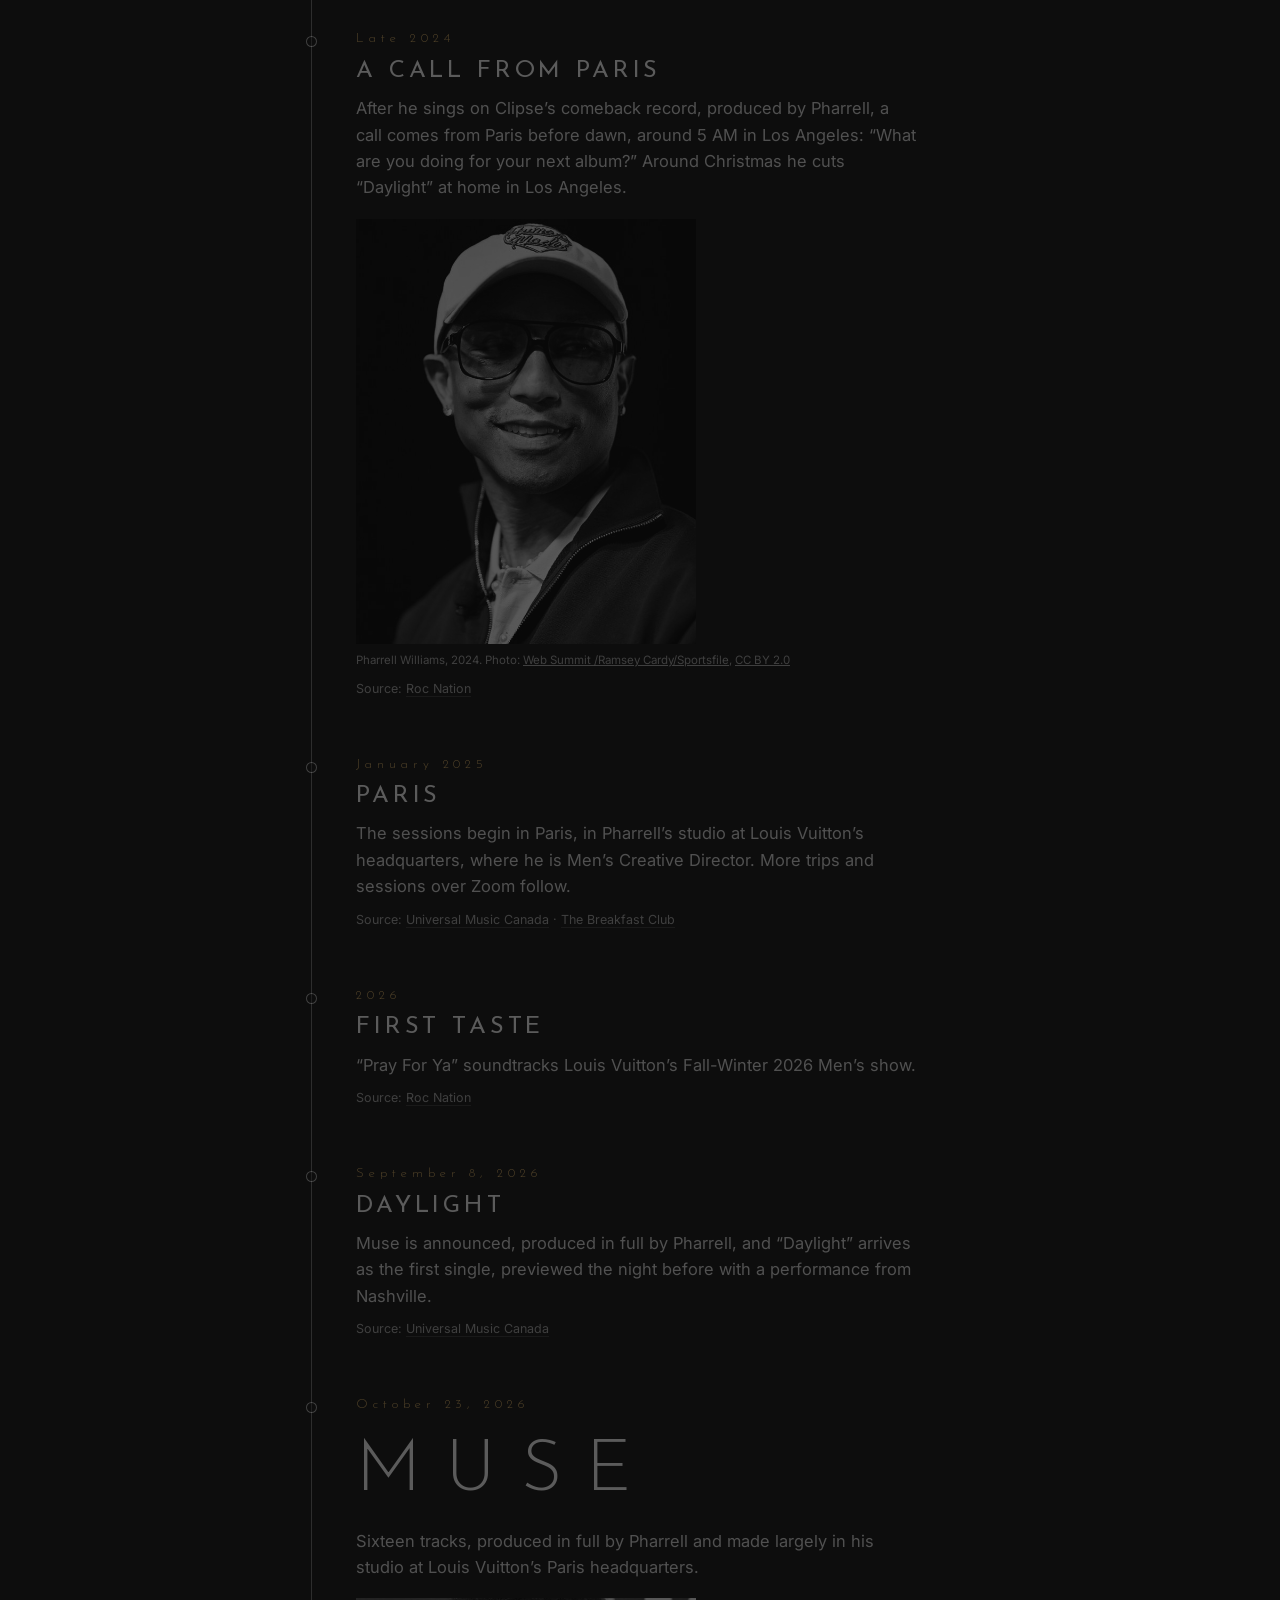
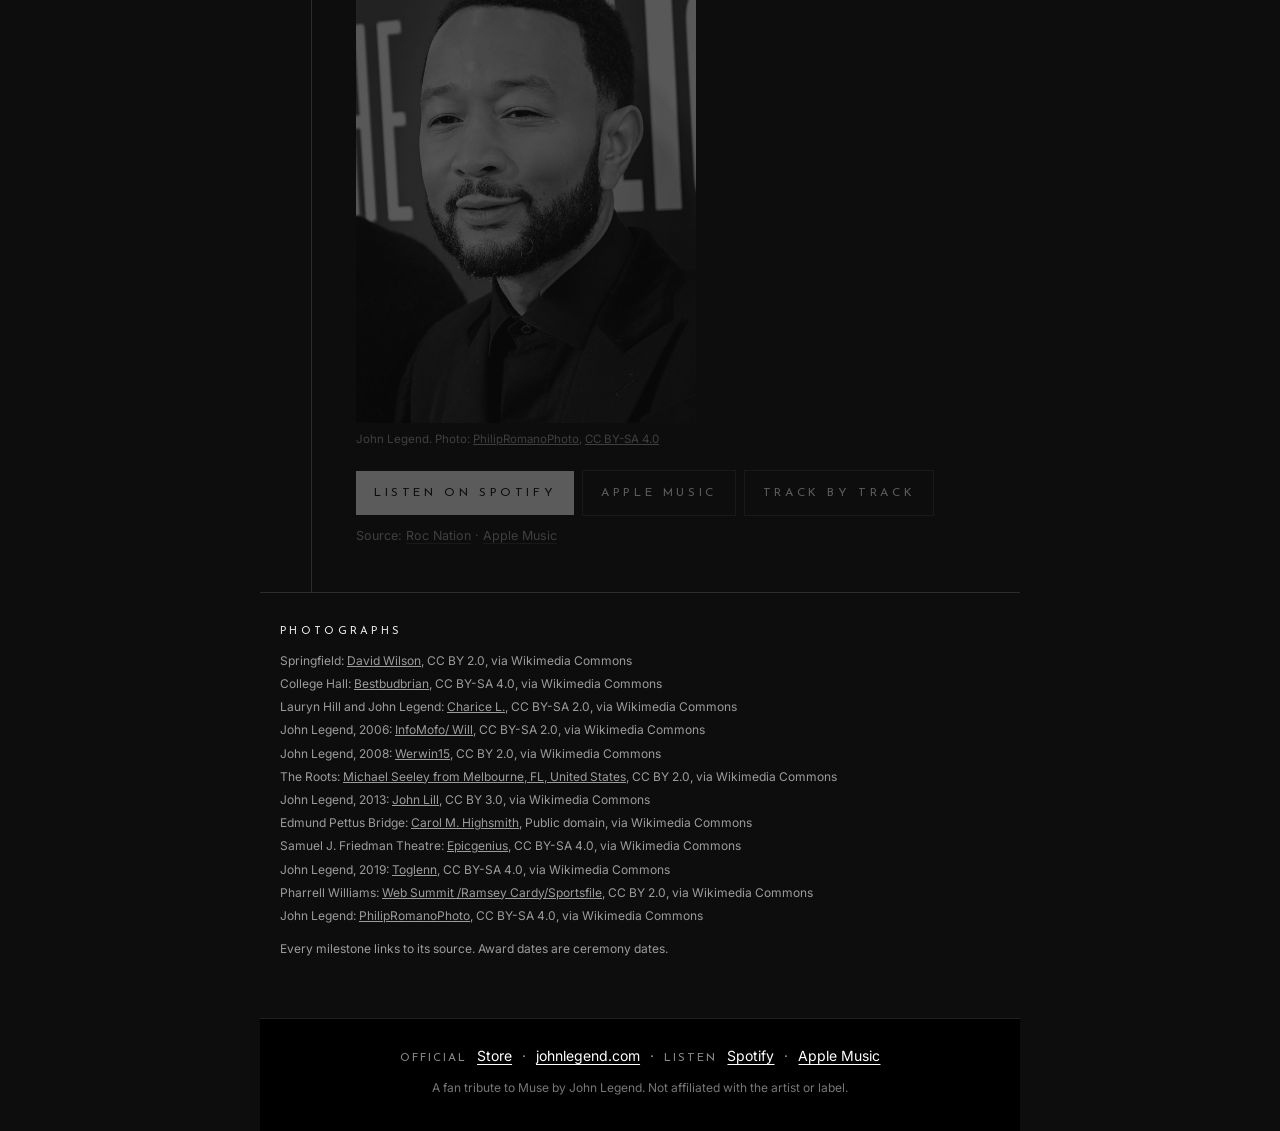
<file: timeline/index.html>
<!doctype html>
<html lang="en">
<head>
<meta charset="utf-8">
<meta name="viewport" content="width=device-width, initial-scale=1, viewport-fit=cover">
<title>John Legend: The Road to Muse | The Roots of Muse</title>
<meta name="description" content="From Springfield, Ohio, to Paris. John Legend's road from the church choir to the EGOT to Muse, in 23 dated, sourced milestones.">
<meta property="og:title" content="John Legend: The Road to Muse">
<meta property="og:description" content="Springfield to Penn, Get Lifted to the EGOT, all the way to Muse.">
<meta property="og:image" content="https://themuselegend.com/assets/og.jpg">
<meta name="theme-color" content="#0e0d0b">
<link rel="icon" href="../favicon.svg" type="image/svg+xml">
<link rel="preload" href="fonts/josefin-sans.woff2" as="font" type="font/woff2" crossorigin>
<link rel="stylesheet" href="timeline.css">
<link rel="stylesheet" href="/assets/rm.css?v=20261110">
</head>
<body>

<nav class="rm-nav" aria-label="The Roots of Muse"><div class="rm-nav-in"><a href="/">Story</a><a href="/#play">Play</a><a href="/tracks/">Tracks</a><a href="/map/">Six Degrees</a><a href="/deep-cuts/">Deep Cuts</a><a href="/timeline/" aria-current="page">Timeline</a><a href="/places/">Places</a><a href="/quiz/">Quiz</a><a href="/radio/">Radio</a></div></nav>
<div class="grain" aria-hidden="true"></div>

<header class="hero">
  <div class="kicker">John Legend</div>
  <h1>The Road to Muse</h1>
  <p class="lede">From a church choir in Springfield, Ohio, to a studio in Paris.</p>
  <div class="rule"></div>
</header>
<div class="egot" id="egot" aria-label="EGOT progress">
  <div class="egot-in">
    <span class="egot-yr" id="yr">1978</span>
    <div class="badges"><span class="b" data-k="E" title="Emmy">E</span><span class="b" data-k="G" title="Grammy">G</span><span class="b" data-k="O" title="Oscar">O</span><span class="b" data-k="T" title="Tony">T</span></div>
    <span class="egot-note" id="note">0 of 4</span>
  </div>
</div>
<main class="tl" id="tl">
  <div class="spine" aria-hidden="true"><i id="fill"></i></div>
  <article class="m" data-y="1978" id="m1"><span class="dot" aria-hidden="true"></span><div class="yr">1978</div><h2>Springfield, Ohio</h2><p>John Roger Stephens is born on December 28. His mother sings and directs the church choir; his grandmother plays the church organ.</p><figure class=""><div class="ph"><img src="img/springfield.jpg" alt="Downtown Springfield, Ohio" loading="lazy" width="900" height="675"></div><figcaption>Downtown Springfield, Ohio. Photo: <a href="https://commons.wikimedia.org/wiki/File:Downtown_Springfield,_Ohio_2021.jpg" rel="noopener">David Wilson</a>, <a href="https://creativecommons.org/licenses/by/2.0" rel="noopener">CC BY 2.0</a></figcaption></figure><div class="src">Source: <a href="https://en.wikipedia.org/wiki/John_Legend" rel="noopener">Wikipedia</a></div></article><article class="m" data-y="1980s" id="m2"><span class="dot" aria-hidden="true"></span><div class="yr">1980s</div><h2>Piano at four, choir at seven</h2><p>Homeschooled by his mother, he starts piano at four and sings with his church choir at seven.</p><div class="src">Source: <a href="https://en.wikipedia.org/wiki/John_Legend" rel="noopener">Wikipedia</a></div></article><article class="m" data-y="1991" id="m3"><span class="dot" aria-hidden="true"></span><div class="yr">1991</div><h2>Two grades ahead</h2><p>Having skipped two grades, he starts at Springfield North High School at 12 and graduates salutatorian.</p><div class="src">Source: <a href="https://en.wikipedia.org/wiki/John_Legend" rel="noopener">Wikipedia</a></div></article><article class="m" data-y="1995" id="m4"><span class="dot" aria-hidden="true"></span><div class="yr">1995</div><h2>Penn at sixteen</h2><p>He enrolls at the University of Pennsylvania and leads the Counterparts, its jazz and pop a cappella group, as president and musical director.</p><figure class=""><div class="ph"><img src="img/penn.jpg" alt="College Hall, University of Pennsylvania" loading="lazy" width="900" height="597"></div><figcaption>College Hall, University of Pennsylvania. Photo: <a href="https://commons.wikimedia.org/wiki/File:North_facade_of_College_Hall,_Penn_Campus.jpg" rel="noopener">Bestbudbrian</a>, <a href="https://creativecommons.org/licenses/by-sa/4.0" rel="noopener">CC BY-SA 4.0</a></figcaption></figure><div class="src">Source: <a href="https://en.wikipedia.org/wiki/John_Legend" rel="noopener">Wikipedia</a></div></article><article class="m" data-y="1998" id="m5"><span class="dot" aria-hidden="true"></span><div class="yr">1998</div><h2>Everything Is Everything</h2><p>At 19 he plays piano on Lauryn Hill’s “Everything Is Everything” from The Miseducation of Lauryn Hill. It is his first appearance on a commercial record.</p><figure class=""><div class="ph"><img src="img/lauryn.jpg" alt="Lauryn Hill introduces John Legend at Rock the Bells, New York, 2010" loading="lazy" width="800" height="600"></div><figcaption>Lauryn Hill introduces John Legend at Rock the Bells, New York, 2010. Photo: <a href="https://commons.wikimedia.org/wiki/File:Lauryn_Hill_introducing_John_Legend.jpg" rel="noopener">Charice L.</a>, <a href="https://creativecommons.org/licenses/by-sa/2.0" rel="noopener">CC BY-SA 2.0</a></figcaption></figure><div class="src">Source: <a href="https://en.wikipedia.org/wiki/Everything_Is_Everything_(Lauryn_Hill_song)" rel="noopener">Wikipedia</a></div></article><article class="m" data-y="1999" id="m6"><span class="dot" aria-hidden="true"></span><div class="yr">1999</div><h2>Degree in hand</h2><p>He graduates magna cum laude in English, takes a day job in consulting, and sells his own self-released records at his shows.</p><div class="src">Source: <a href="https://en.wikipedia.org/wiki/John_Legend" rel="noopener">Wikipedia</a></div></article><article class="m" data-y="2003" id="m7"><span class="dot" aria-hidden="true"></span><div class="yr">2003</div><h2>The voice behind the hooks</h2><p>Uncredited backing vocals on Jay-Z’s “Encore” and Alicia Keys’ “You Don’t Know My Name”.</p><div class="src">Source: <a href="https://en.wikipedia.org/wiki/John_Legend" rel="noopener">Wikipedia</a></div></article><article class="m" data-y="2003" id="m7b"><span class="dot" aria-hidden="true"></span><div class="yr">Early 2000s</div><h2>Meeting Pharrell</h2><p>He meets Pharrell Williams, already a towering producer and style icon, while John is still largely unknown. It is the start of a friendship of more than two decades.</p><div class="src">Source: <a href="https://www.rocnation.com/news/john-legends-muse-album/" rel="noopener">Roc Nation</a></div></article><article class="m" data-y="2004" id="m8"><span class="dot" aria-hidden="true"></span><div class="yr">2004</div><h2>Get Lifted</h2><p>He signs his first record deal and takes a new name from the poet J. Ivy: John Legend. His debut, Get Lifted, arrives in December with “Ordinary People”.</p><div class="src">Source: <a href="https://en.wikipedia.org/wiki/Get_Lifted" rel="noopener">Wikipedia</a></div></article><article class="m win" data-y="2006" data-egot="G" id="m9"><span class="dot" aria-hidden="true"></span><div class="yr">2006</div><h2>Three Grammys in one night</h2><p>February 8: Best New Artist, Best R&amp;B Album for Get Lifted, and Best Male R&amp;B Vocal Performance for “Ordinary People”.</p><span class="award">Grammy</span><figure class="tall"><div class="ph"><img src="img/jl2006.jpg" alt="Nokia Theatre, Times Square, August 2006" loading="lazy" width="766" height="900"></div><figcaption>Nokia Theatre, Times Square, August 2006. Photo: <a href="https://commons.wikimedia.org/wiki/File:John_Legend.jpg" rel="noopener">InfoMofo/ Will</a>, <a href="https://creativecommons.org/licenses/by-sa/2.0" rel="noopener">CC BY-SA 2.0</a></figcaption></figure><div class="src">Source: <a href="https://www.grammy.com/artists/john-legend/16994" rel="noopener">Grammy.com</a> · <a href="https://en.wikipedia.org/wiki/48th_Annual_Grammy_Awards" rel="noopener">Wikipedia</a></div></article><article class="m" data-y="2006" id="m10"><span class="dot" aria-hidden="true"></span><div class="yr">2006</div><h2>Once Again</h2><p>His second album arrives in October. “Heaven” wins another Grammy the following February.</p><div class="src">Source: <a href="https://en.wikipedia.org/wiki/Once_Again_(John_Legend_album)" rel="noopener">Wikipedia</a></div></article><article class="m" data-y="2008" id="m11"><span class="dot" aria-hidden="true"></span><div class="yr">2008</div><h2>Evolver</h2><p>His third album, with “Green Light” featuring André 3000 and “It’s Over”, an early collaboration with Pharrell.</p><figure class=""><div class="ph"><img src="img/jl2008.jpg" alt="Michigan State University, November 2008" loading="lazy" width="746" height="524"></div><figcaption>Michigan State University, November 2008. Photo: <a href="https://commons.wikimedia.org/wiki/File:John_Legend_Michigan_State_University_2008_(cropped).jpg" rel="noopener">Werwin15</a>, <a href="https://creativecommons.org/licenses/by/2.0" rel="noopener">CC BY 2.0</a></figcaption></figure><div class="src">Source: <a href="https://en.wikipedia.org/wiki/Evolver_(John_Legend_album)" rel="noopener">Wikipedia</a> · <a href="https://www.rocnation.com/news/john-legends-muse-album/" rel="noopener">Roc Nation</a></div></article><article class="m" data-y="2010" id="m12"><span class="dot" aria-hidden="true"></span><div class="yr">2010</div><h2>Wake Up!</h2><p>A collaborative album with The Roots, released September 21. It wins three Grammys in 2011.</p><figure class=""><div class="ph"><img src="img/roots.jpg" alt="The Roots in concert, 2016" loading="lazy" width="900" height="524"></div><figcaption>The Roots in concert, 2016. Photo: <a href="https://commons.wikimedia.org/wiki/File:The_Roots_2016_Holiday_Tour_-_Orlando_(31139328734).jpg" rel="noopener">Michael Seeley from Melbourne, FL, United States</a>, <a href="https://creativecommons.org/licenses/by/2.0" rel="noopener">CC BY 2.0</a></figcaption></figure><div class="src">Source: <a href="https://en.wikipedia.org/wiki/Wake_Up!_(John_Legend_and_the_Roots_album)" rel="noopener">Wikipedia</a></div></article><article class="m" data-y="2013" id="m13"><span class="dot" aria-hidden="true"></span><div class="yr">2013</div><h2>All of Me</h2><p>Love in the Future arrives September 3. “All of Me”, dedicated to his wife Chrissy Teigen, spends three weeks at No. 1 on the Billboard Hot 100. The album also carries “Aim High”, written by Pharrell and produced by Pharrell with John.</p><figure class="tall"><div class="ph"><img src="img/jl2013.jpg" alt="Paramount Theatre, Seattle, November 2013" loading="lazy" width="720" height="900"></div><figcaption>Paramount Theatre, Seattle, November 2013. Photo: <a href="https://commons.wikimedia.org/wiki/File:John_Legend_At_The_Paramount_Theatre_(53303472).jpeg" rel="noopener">John Lill</a>, <a href="https://creativecommons.org/licenses/by/3.0" rel="noopener">CC BY 3.0</a></figcaption></figure><div class="src">Source: <a href="https://en.wikipedia.org/wiki/Love_in_the_Future" rel="noopener">Wikipedia</a> · <a href="https://en.wikipedia.org/wiki/All_of_Me_(John_Legend_song)" rel="noopener">Wikipedia</a></div></article><article class="m win" data-y="2015" data-egot="O" id="m14"><span class="dot" aria-hidden="true"></span><div class="yr">2015</div><h2>Glory</h2><p>February 22: “Glory”, written with Common for the film Selma, wins the Academy Award for Best Original Song.</p><span class="award">Oscar</span><figure class=""><div class="ph"><img src="img/selma.jpg" alt="Edmund Pettus Bridge, Selma. Their Oscars performance was staged on a recreation of it" loading="lazy" width="900" height="600"></div><figcaption>Edmund Pettus Bridge, Selma. Their Oscars performance was staged on a recreation of it. Photo: <a href="https://commons.wikimedia.org/wiki/File:Edmund_Pettus_Bridge_03.jpg" rel="noopener">Carol M. Highsmith</a>, Public domain</figcaption></figure><div class="src">Source: <a href="https://en.wikipedia.org/wiki/Glory_(Common_and_John_Legend_song)" rel="noopener">Wikipedia</a></div></article><article class="m win" data-y="2017" data-egot="T" id="m15"><span class="dot" aria-hidden="true"></span><div class="yr">2017</div><h2>Jitney</h2><p>June 11: as a producer of August Wilson’s Jitney, he shares the Tony Award for Best Revival of a Play.</p><span class="award">Tony</span><figure class="tall"><div class="ph"><img src="img/friedman.jpg" alt="Samuel J. Friedman Theatre, home of Jitney on Broadway" loading="lazy" width="600" height="900"></div><figcaption>Samuel J. Friedman Theatre, home of Jitney on Broadway. Photo: <a href="https://commons.wikimedia.org/wiki/File:W_47_St_Nov_2021_109.jpg" rel="noopener">Epicgenius</a>, <a href="https://creativecommons.org/licenses/by-sa/4.0" rel="noopener">CC BY-SA 4.0</a></figcaption></figure><div class="src">Source: <a href="https://en.wikipedia.org/wiki/Jitney_(play)" rel="noopener">Wikipedia</a> · <a href="https://www.televisionacademy.com/bios/john-legend" rel="noopener">Television Academy</a></div></article><article class="m win big" data-y="2018" data-egot="E" id="m16"><span class="dot" aria-hidden="true"></span><div class="yr">2018</div><h2>EGOT</h2><p>September 9: Jesus Christ Superstar Live in Concert, which he starred in and produced, wins the Emmy for Outstanding Variety Special (Live). He becomes the first Black man to win an Emmy, a Grammy, an Oscar and a Tony.</p><span class="award">Emmy</span><div class="egot-row"><span>Emmy<b>2018</b></span><span>Grammy<b>2006</b></span><span>Oscar<b>2015</b></span><span>Tony<b>2017</b></span></div><div class="src">Source: <a href="https://www.televisionacademy.com/bios/john-legend" rel="noopener">Television Academy</a> · <a href="https://en.wikipedia.org/wiki/EGOT" rel="noopener">Wikipedia</a></div></article><article class="m" data-y="2018" id="m17"><span class="dot" aria-hidden="true"></span><div class="yr">2018</div><h2>A Legendary Christmas</h2><p>His first holiday album, released October 26, with Stevie Wonder and Esperanza Spalding.</p><div class="src">Source: <a href="https://en.wikipedia.org/wiki/A_Legendary_Christmas" rel="noopener">Wikipedia</a></div></article><article class="m" data-y="2019" id="m18"><span class="dot" aria-hidden="true"></span><div class="yr">2019</div><h2>The Voice</h2><p>He joins The Voice as a coach and wins his first season with Maelyn Jarmon.</p><figure class="tall"><div class="ph"><img src="img/jl2019.jpg" alt="Los Angeles, March 2019" loading="lazy" width="647" height="900"></div><figcaption>Los Angeles, March 2019. Photo: <a href="https://commons.wikimedia.org/wiki/File:John_Legend_2019_by_Glenn_Francis_(cropped).jpg" rel="noopener">Toglenn</a>, <a href="https://creativecommons.org/licenses/by-sa/4.0" rel="noopener">CC BY-SA 4.0</a></figcaption></figure><div class="src">Source: <a href="https://en.wikipedia.org/wiki/John_Legend" rel="noopener">Wikipedia</a></div></article><article class="m" data-y="2020" id="m19"><span class="dot" aria-hidden="true"></span><div class="yr">2020</div><h2>Bigger Love</h2><p>Released June 19. It wins the Grammy for Best R&amp;B Album.</p><div class="src">Source: <a href="https://en.wikipedia.org/wiki/Bigger_Love_(album)" rel="noopener">Wikipedia</a></div></article><article class="m" data-y="2022" id="m20"><span class="dot" aria-hidden="true"></span><div class="yr">2022</div><h2>Legend</h2><p>A new album, released September 9.</p><div class="src">Source: <a href="https://en.wikipedia.org/wiki/Legend_(John_Legend_album)" rel="noopener">Wikipedia</a></div></article><article class="m" data-y="2024" id="m21"><span class="dot" aria-hidden="true"></span><div class="yr">Late 2024</div><h2>A call from Paris</h2><p>After he sings on Clipse’s comeback record, produced by Pharrell, a call comes from Paris before dawn, around 5 AM in Los Angeles: “What are you doing for your next album?” Around Christmas he cuts “Daylight” at home in Los Angeles.</p><figure class="tall"><div class="ph"><img src="img/pharrell.jpg" alt="Pharrell Williams, 2024" loading="lazy" width="657" height="900"></div><figcaption>Pharrell Williams, 2024. Photo: <a href="https://commons.wikimedia.org/wiki/File:Pharrell_Williams_2024_(54133384149).jpg" rel="noopener">Web Summit /Ramsey Cardy/Sportsfile</a>, <a href="https://creativecommons.org/licenses/by/2.0" rel="noopener">CC BY 2.0</a></figcaption></figure><div class="src">Source: <a href="https://www.rocnation.com/news/john-legends-muse-album/" rel="noopener">Roc Nation</a></div></article><article class="m" data-y="2025" id="m21b"><span class="dot" aria-hidden="true"></span><div class="yr">January 2025</div><h2>Paris</h2><p>The sessions begin in Paris, in Pharrell’s studio at Louis Vuitton’s headquarters, where he is Men’s Creative Director. More trips and sessions over Zoom follow.</p><div class="src">Source: <a href="https://www.universalmusic.ca/2026/09/08/john-legend-announces-new-album-muse-produced-in-full-by-pharrell-williams-out-october-23/" rel="noopener">Universal Music Canada</a> · <a href="https://www.iheart.com/podcast/1248-979-wjlbs-rewind-299376306/episode/the-breakfast-club-interview-with-rb-347229457/" rel="noopener">The Breakfast Club</a></div></article><article class="m" data-y="2026" id="m22"><span class="dot" aria-hidden="true"></span><div class="yr">2026</div><h2>First taste</h2><p>“Pray For Ya” soundtracks Louis Vuitton’s Fall-Winter 2026 Men’s show.</p><div class="src">Source: <a href="https://www.rocnation.com/news/john-legends-muse-album/" rel="noopener">Roc Nation</a></div></article><article class="m" data-y="2026" id="m22b"><span class="dot" aria-hidden="true"></span><div class="yr">September 8, 2026</div><h2>Daylight</h2><p>Muse is announced, produced in full by Pharrell, and “Daylight” arrives as the first single, previewed the night before with a performance from Nashville.</p><div class="src">Source: <a href="https://www.universalmusic.ca/2026/09/08/john-legend-announces-new-album-muse-produced-in-full-by-pharrell-williams-out-october-23/" rel="noopener">Universal Music Canada</a></div></article><article class="m final" data-y="2026" id="m23"><span class="dot" aria-hidden="true"></span><div class="yr">October 23, 2026</div><h2>Muse</h2><p>Sixteen tracks, produced in full by Pharrell and made largely in his studio at Louis Vuitton’s Paris headquarters.</p><figure class="tall"><div class="ph"><img src="img/jlnow.jpg" alt="John Legend" loading="lazy" width="599" height="900"></div><figcaption>John Legend. Photo: <a href="https://commons.wikimedia.org/wiki/File:JohnLegend-byPhilipRomano.jpg" rel="noopener">PhilipRomanoPhoto</a>, <a href="https://creativecommons.org/licenses/by-sa/4.0" rel="noopener">CC BY-SA 4.0</a></figcaption></figure><div><a class="cta" href="https://open.spotify.com/album/5LheOmMsCEU09vOdcp0ka9" target="_blank" rel="noopener">Listen on Spotify</a><a class="cta ghost" href="https://music.apple.com/us/album/muse/6808358301" target="_blank" rel="noopener">Apple Music</a><a class="cta ghost" href="/tracks/">Track by track</a></div><div class="src">Source: <a href="https://www.rocnation.com/news/john-legends-muse-album/" rel="noopener">Roc Nation</a> · <a href="https://music.apple.com/us/album/muse/6808358301" rel="noopener">Apple Music</a></div></article>
</main>
<footer>
  <h3>Photographs</h3>
  <ul><li>Springfield: <a href="https://commons.wikimedia.org/wiki/File:Downtown_Springfield,_Ohio_2021.jpg">David Wilson</a>, CC BY 2.0, via Wikimedia Commons</li><li>College Hall: <a href="https://commons.wikimedia.org/wiki/File:North_facade_of_College_Hall,_Penn_Campus.jpg">Bestbudbrian</a>, CC BY-SA 4.0, via Wikimedia Commons</li><li>Lauryn Hill and John Legend: <a href="https://commons.wikimedia.org/wiki/File:Lauryn_Hill_introducing_John_Legend.jpg">Charice L.</a>, CC BY-SA 2.0, via Wikimedia Commons</li><li>John Legend, 2006: <a href="https://commons.wikimedia.org/wiki/File:John_Legend.jpg">InfoMofo/ Will</a>, CC BY-SA 2.0, via Wikimedia Commons</li><li>John Legend, 2008: <a href="https://commons.wikimedia.org/wiki/File:John_Legend_Michigan_State_University_2008_(cropped).jpg">Werwin15</a>, CC BY 2.0, via Wikimedia Commons</li><li>The Roots: <a href="https://commons.wikimedia.org/wiki/File:The_Roots_2016_Holiday_Tour_-_Orlando_(31139328734).jpg">Michael Seeley from Melbourne, FL, United States</a>, CC BY 2.0, via Wikimedia Commons</li><li>John Legend, 2013: <a href="https://commons.wikimedia.org/wiki/File:John_Legend_At_The_Paramount_Theatre_(53303472).jpeg">John Lill</a>, CC BY 3.0, via Wikimedia Commons</li><li>Edmund Pettus Bridge: <a href="https://commons.wikimedia.org/wiki/File:Edmund_Pettus_Bridge_03.jpg">Carol M. Highsmith</a>, Public domain, via Wikimedia Commons</li><li>Samuel J. Friedman Theatre: <a href="https://commons.wikimedia.org/wiki/File:W_47_St_Nov_2021_109.jpg">Epicgenius</a>, CC BY-SA 4.0, via Wikimedia Commons</li><li>John Legend, 2019: <a href="https://commons.wikimedia.org/wiki/File:John_Legend_2019_by_Glenn_Francis_(cropped).jpg">Toglenn</a>, CC BY-SA 4.0, via Wikimedia Commons</li><li>Pharrell Williams: <a href="https://commons.wikimedia.org/wiki/File:Pharrell_Williams_2024_(54133384149).jpg">Web Summit /Ramsey Cardy/Sportsfile</a>, CC BY 2.0, via Wikimedia Commons</li><li>John Legend: <a href="https://commons.wikimedia.org/wiki/File:JohnLegend-byPhilipRomano.jpg">PhilipRomanoPhoto</a>, CC BY-SA 4.0, via Wikimedia Commons</li></ul>
  <p style="margin-top:14px">Every milestone links to its source. Award dates are ceremony dates.</p>
</footer>
<script src="timeline.js"></script>
<footer class="rm-foot" aria-label="Official links"><p class="rm-off"><span class="rm-off-l">Official</span><a href="https://store.johnlegend.com/" target="_blank" rel="noopener">Store</a><span aria-hidden="true">·</span><a href="https://johnlegend.com/" target="_blank" rel="noopener">johnlegend.com</a><span aria-hidden="true">·</span><span class="rm-off-l">Listen</span><a href="https://open.spotify.com/album/5LheOmMsCEU09vOdcp0ka9" target="_blank" rel="noopener">Spotify</a><span aria-hidden="true">·</span><a href="https://music.apple.com/us/album/muse/6808358301" target="_blank" rel="noopener">Apple Music</a></p><p class="rm-fine">A fan tribute to Muse by John Legend. Not affiliated with the artist or label.</p></footer>
<script>(function(){var a=document.querySelector(".rm-nav a[aria-current=page]"),s=a&&a.parentNode;if(s&&s.scrollWidth>s.clientWidth){s.scrollLeft=a.offsetLeft-(s.clientWidth-a.offsetWidth)/2;}})();</script>
</body>
</html>
</file>
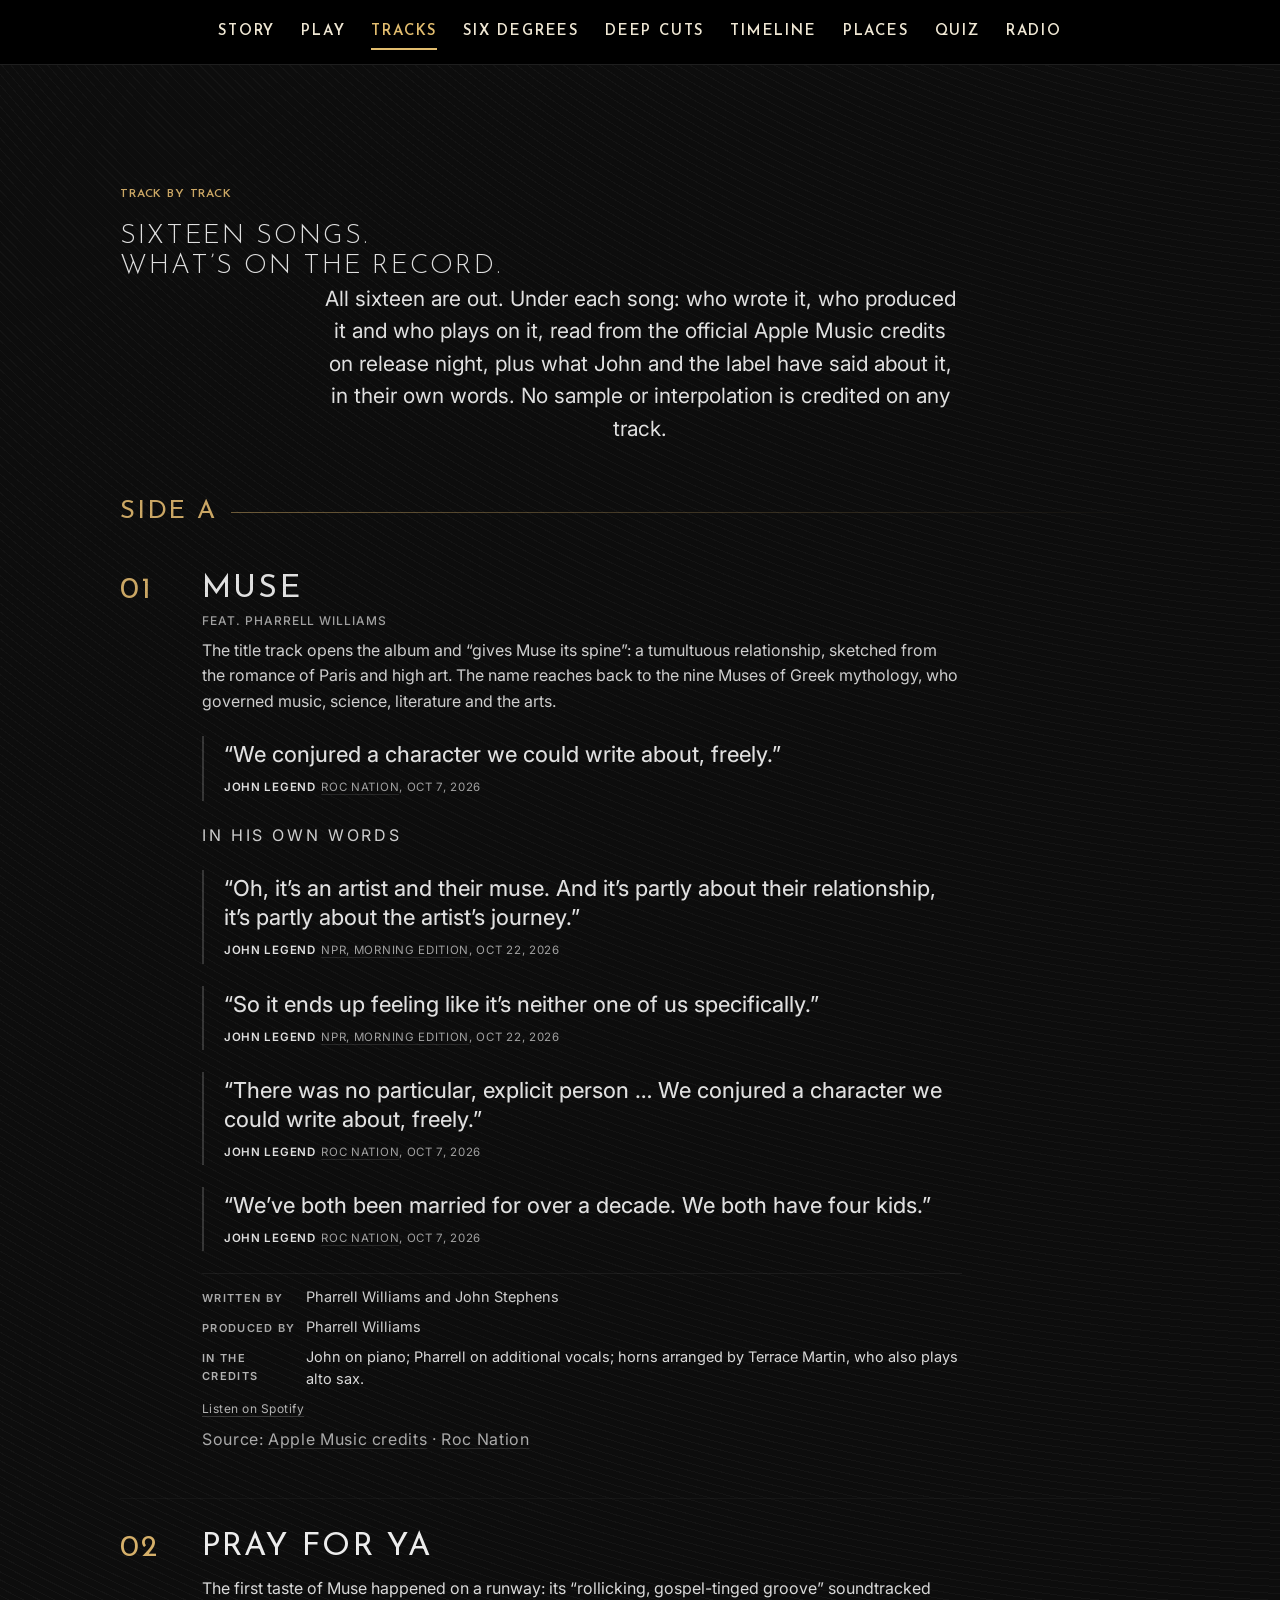
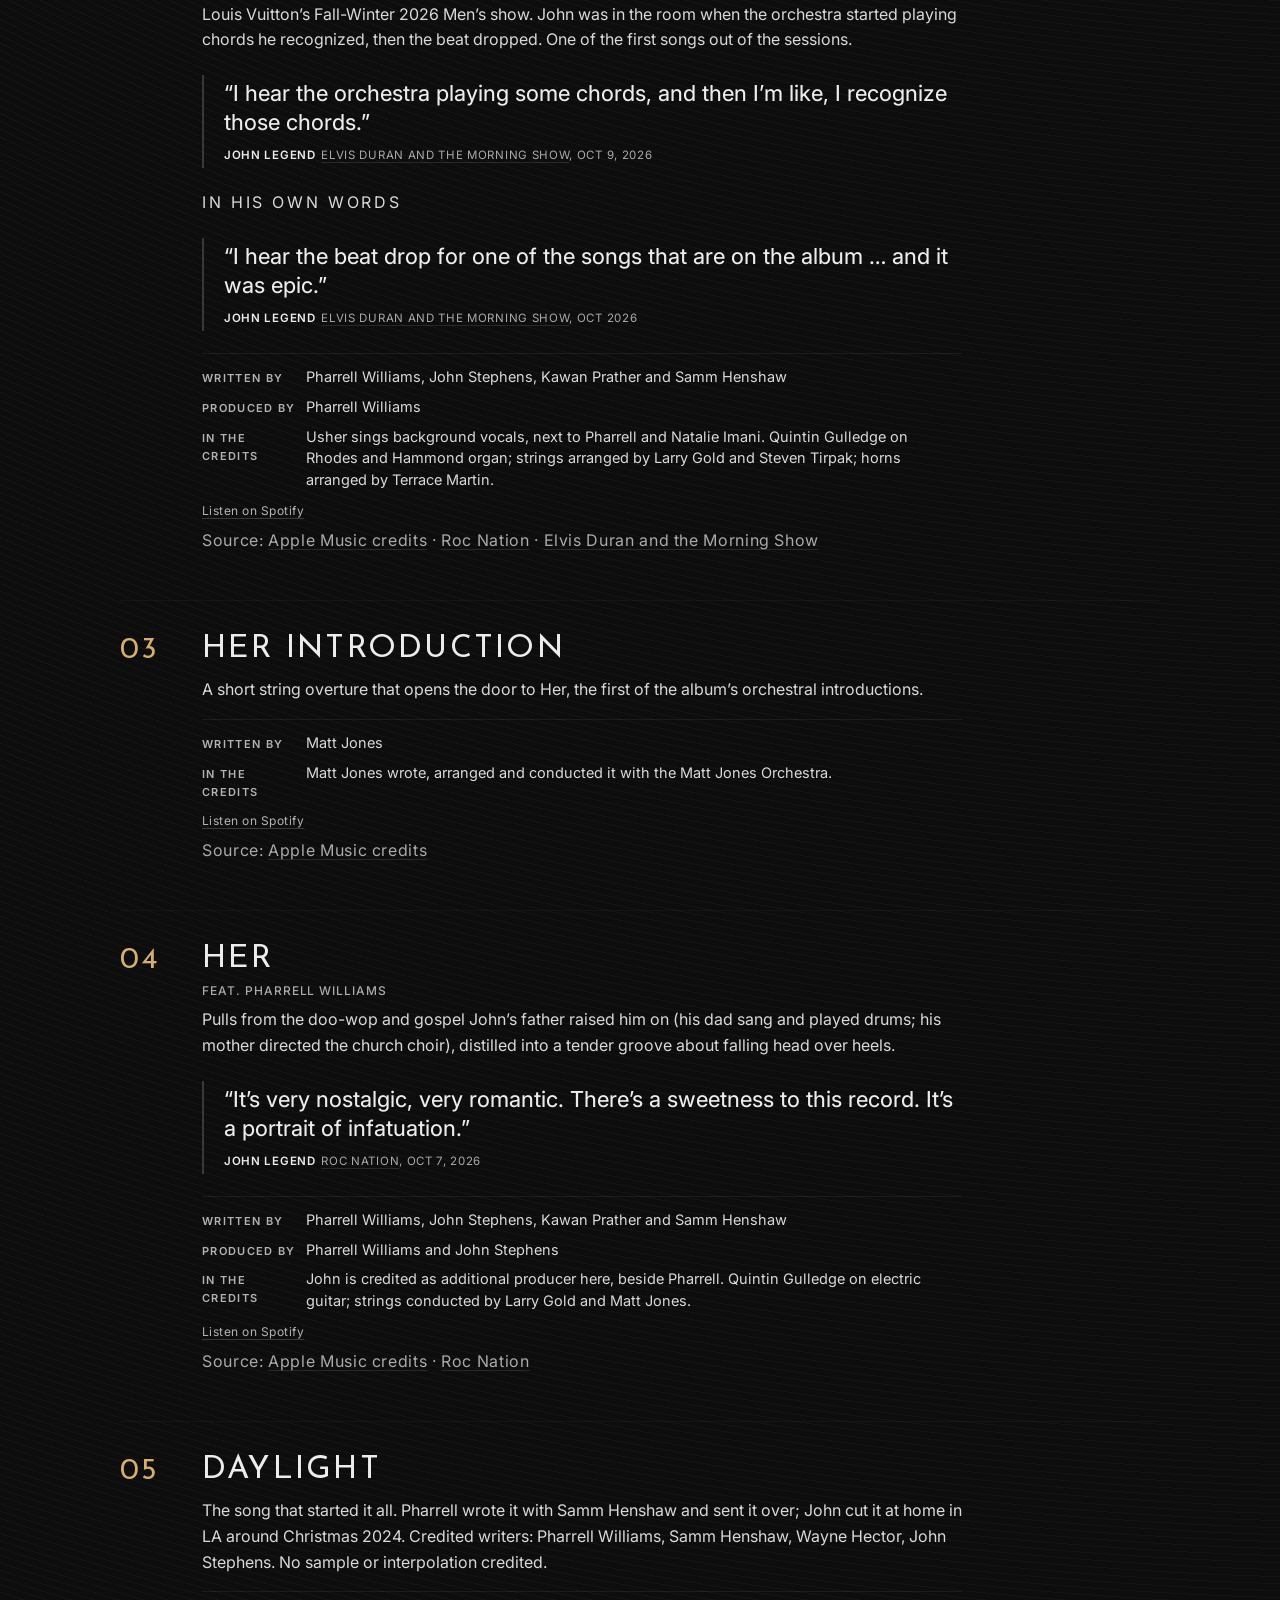
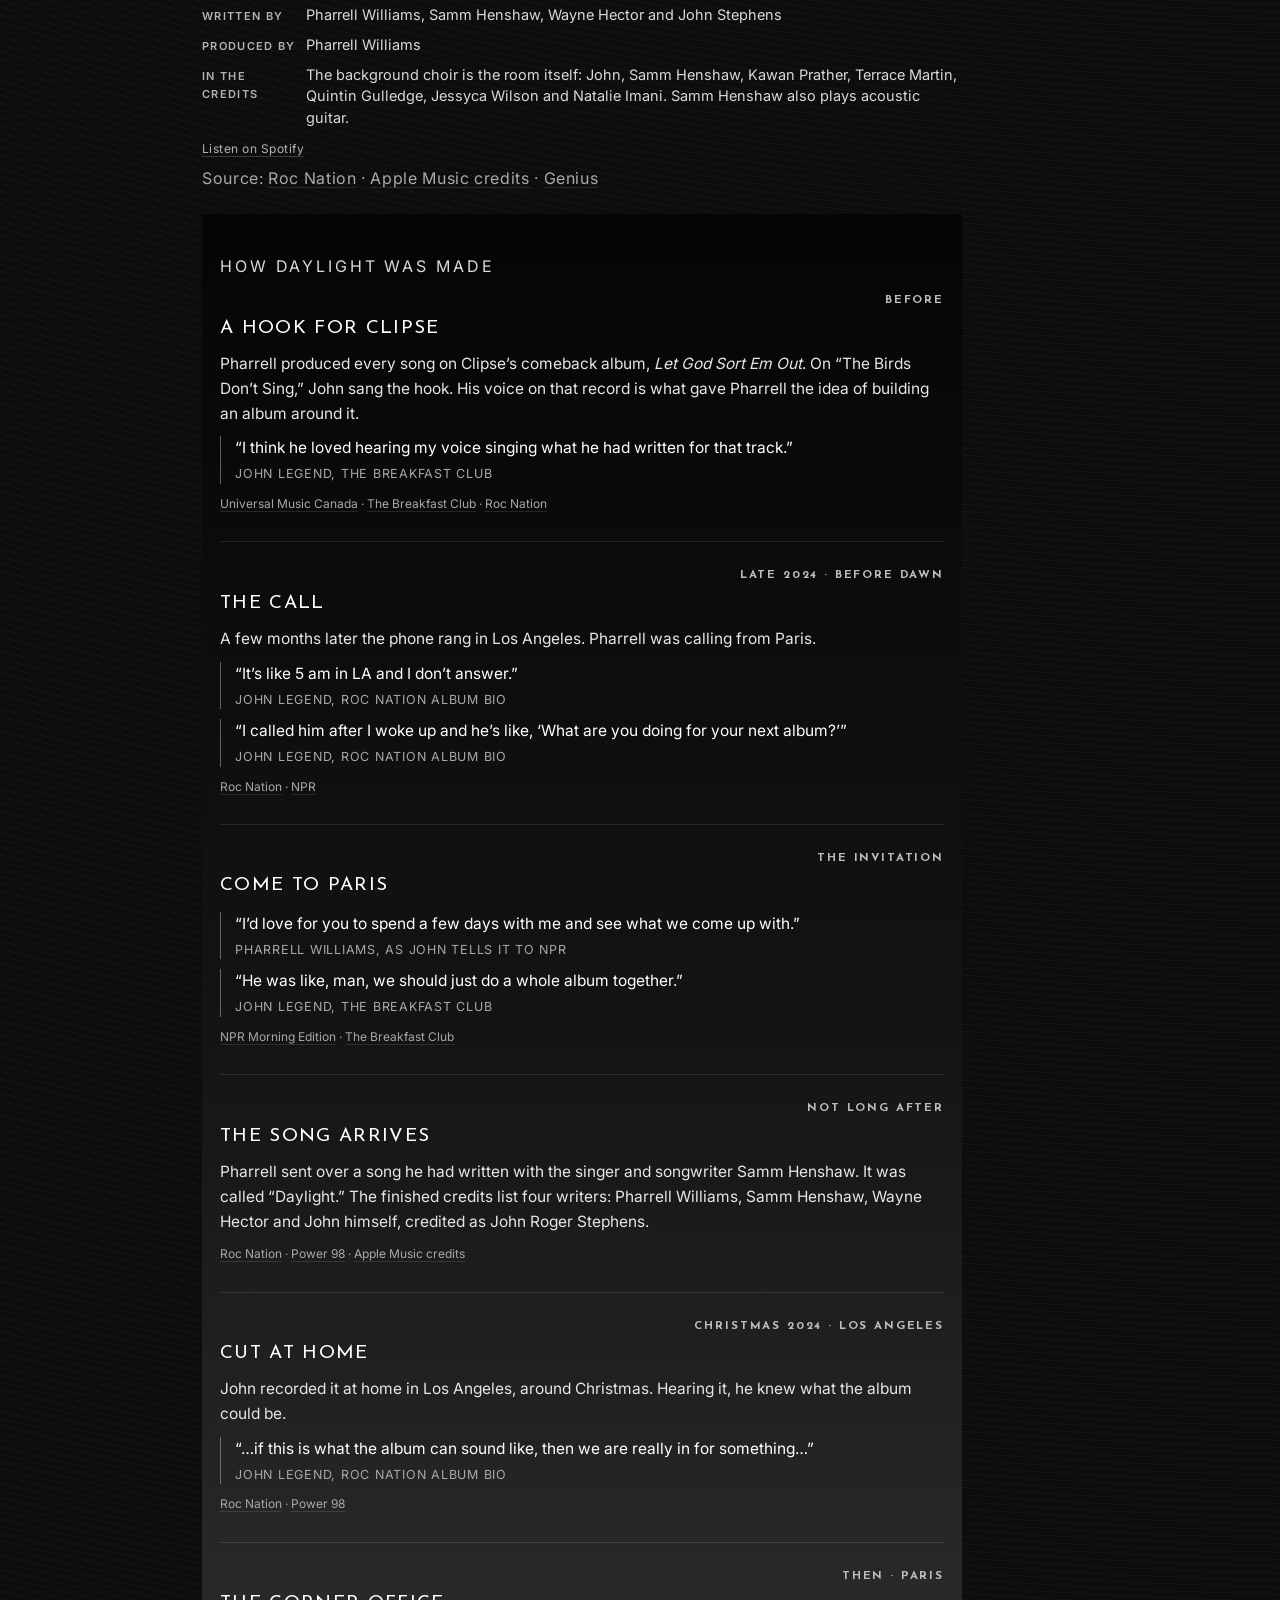
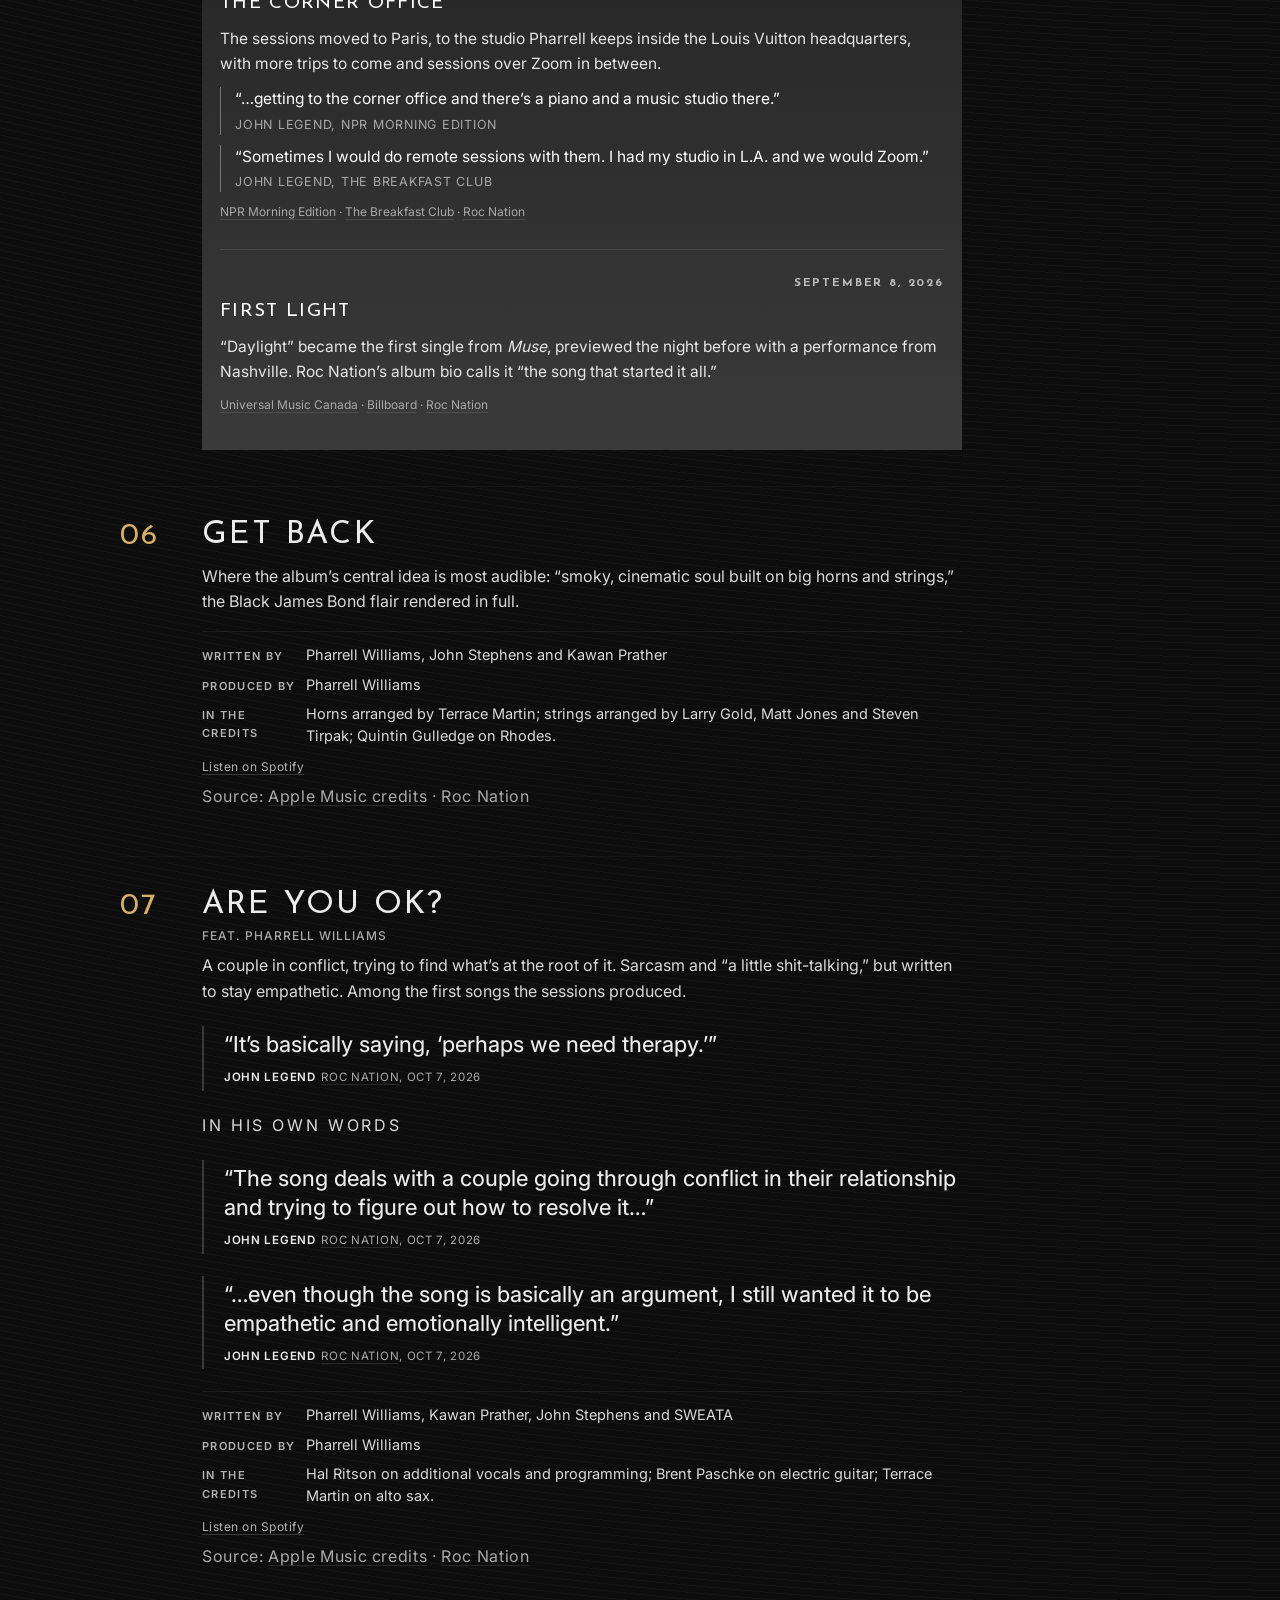
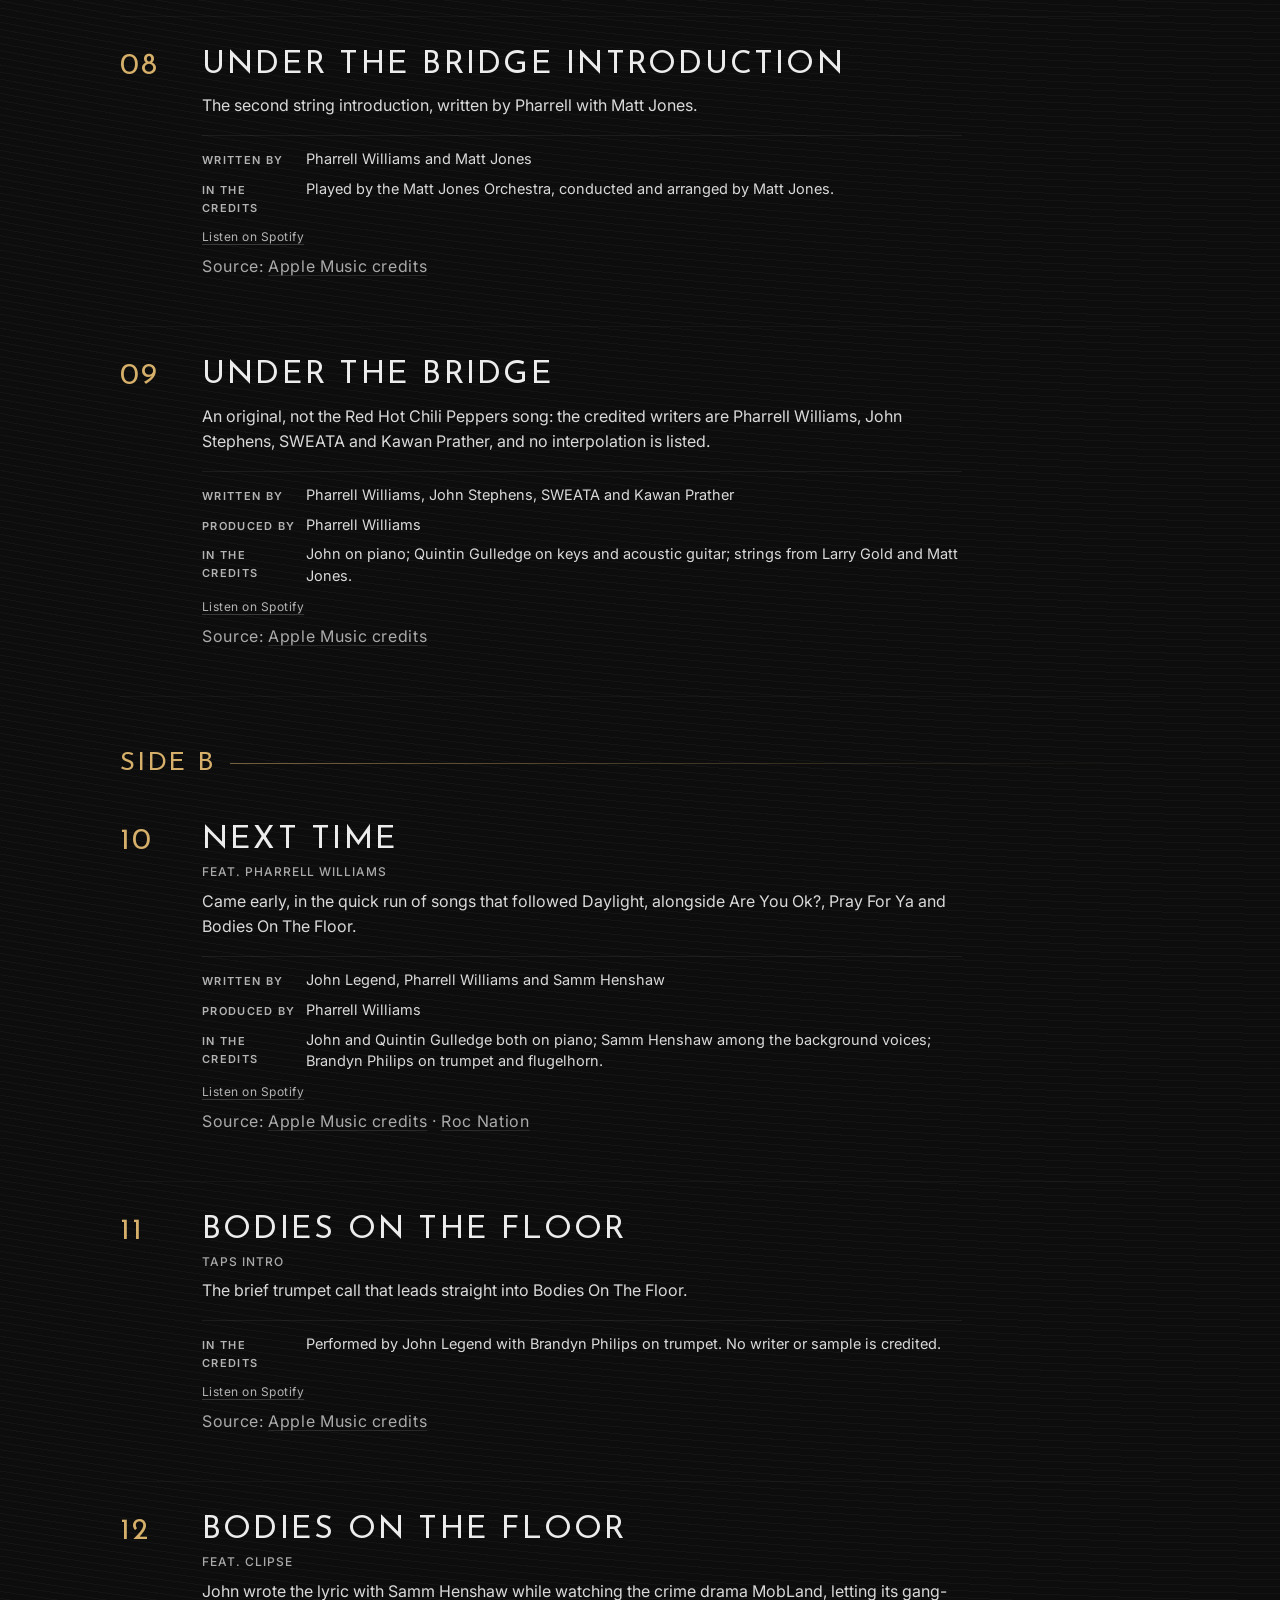
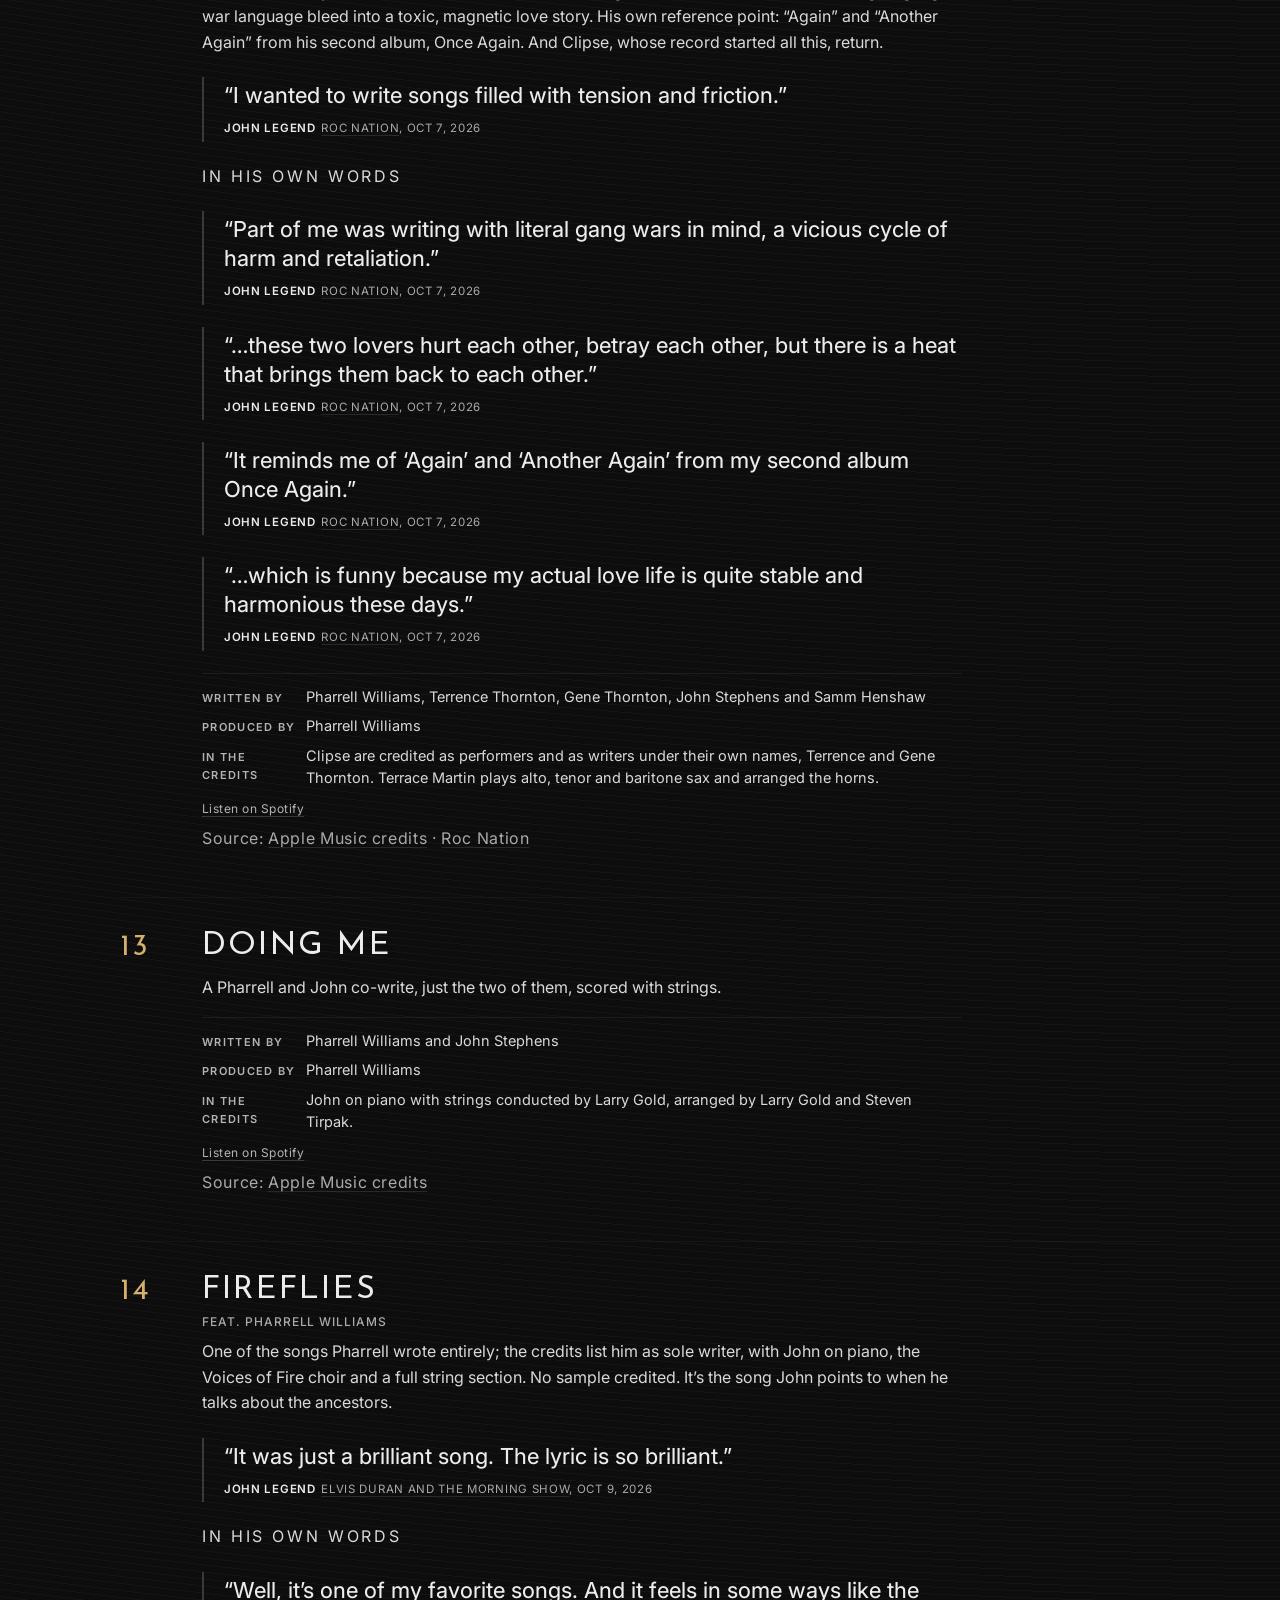
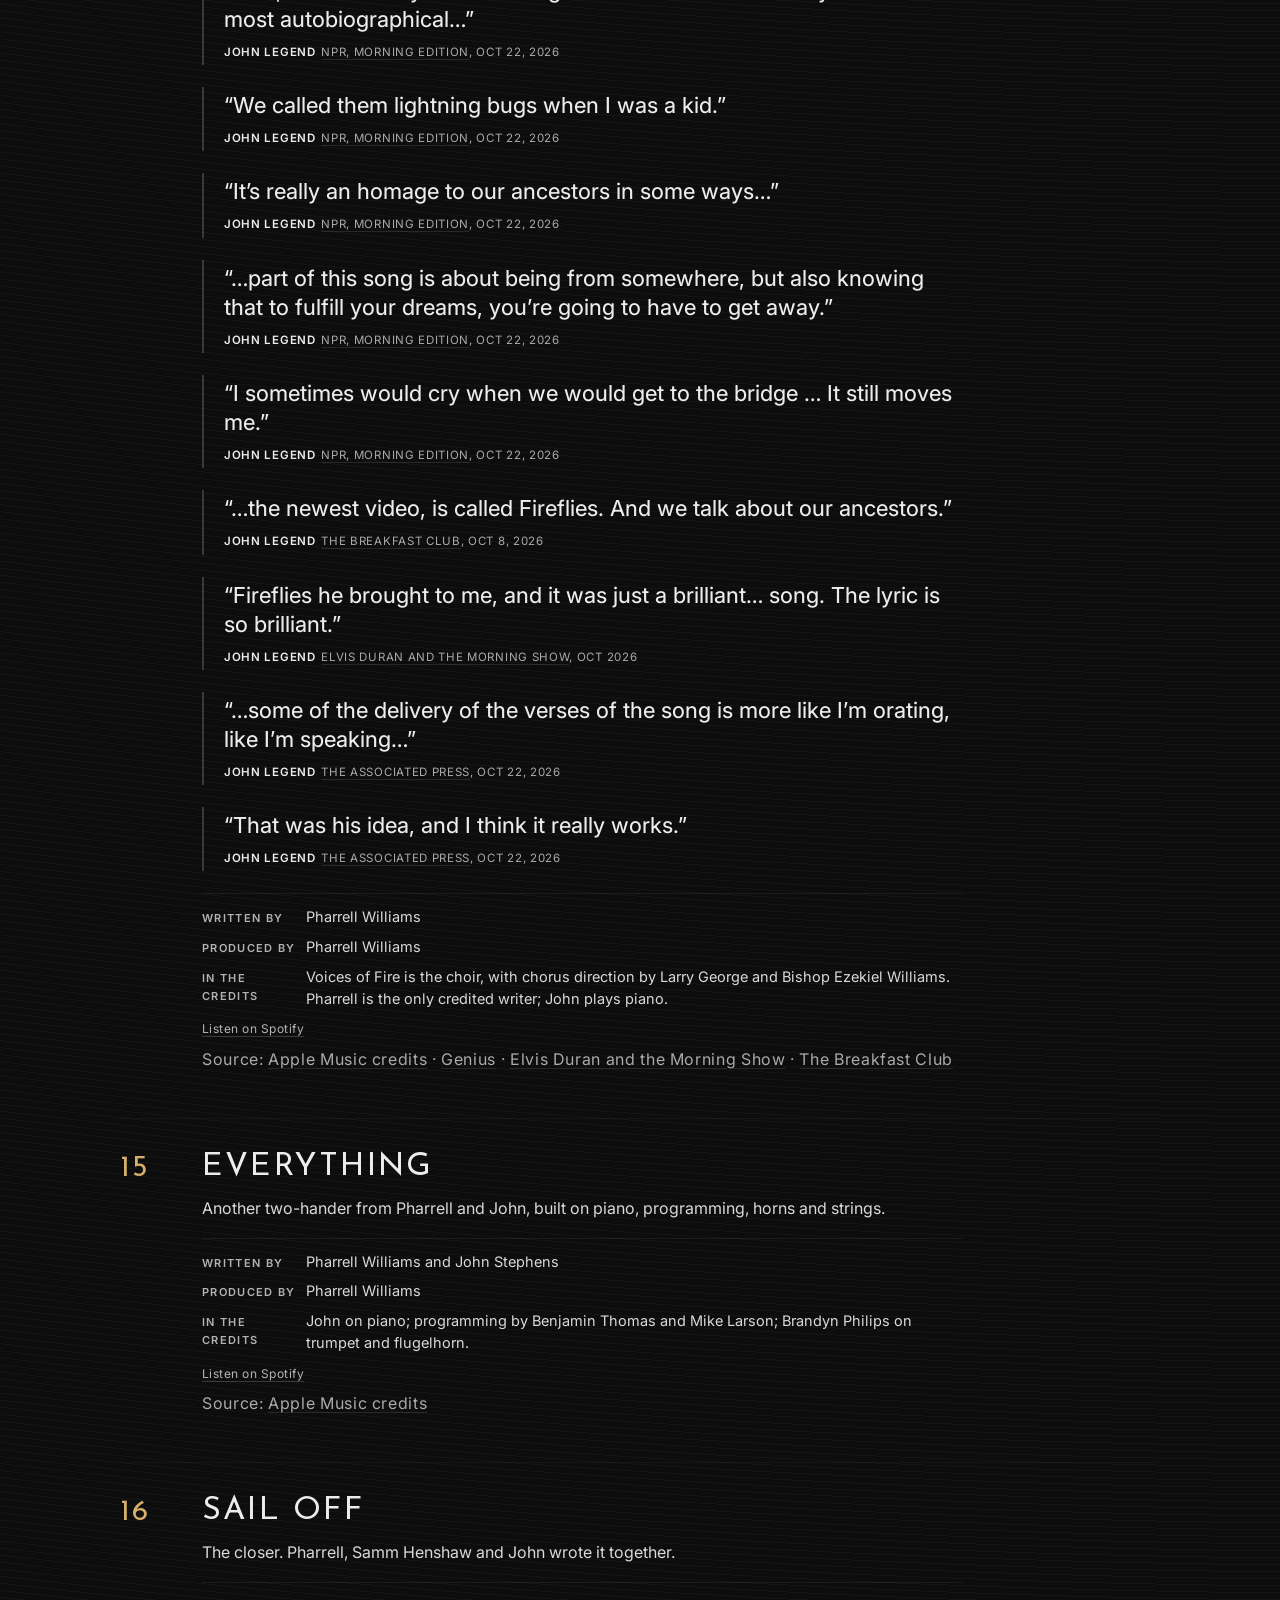
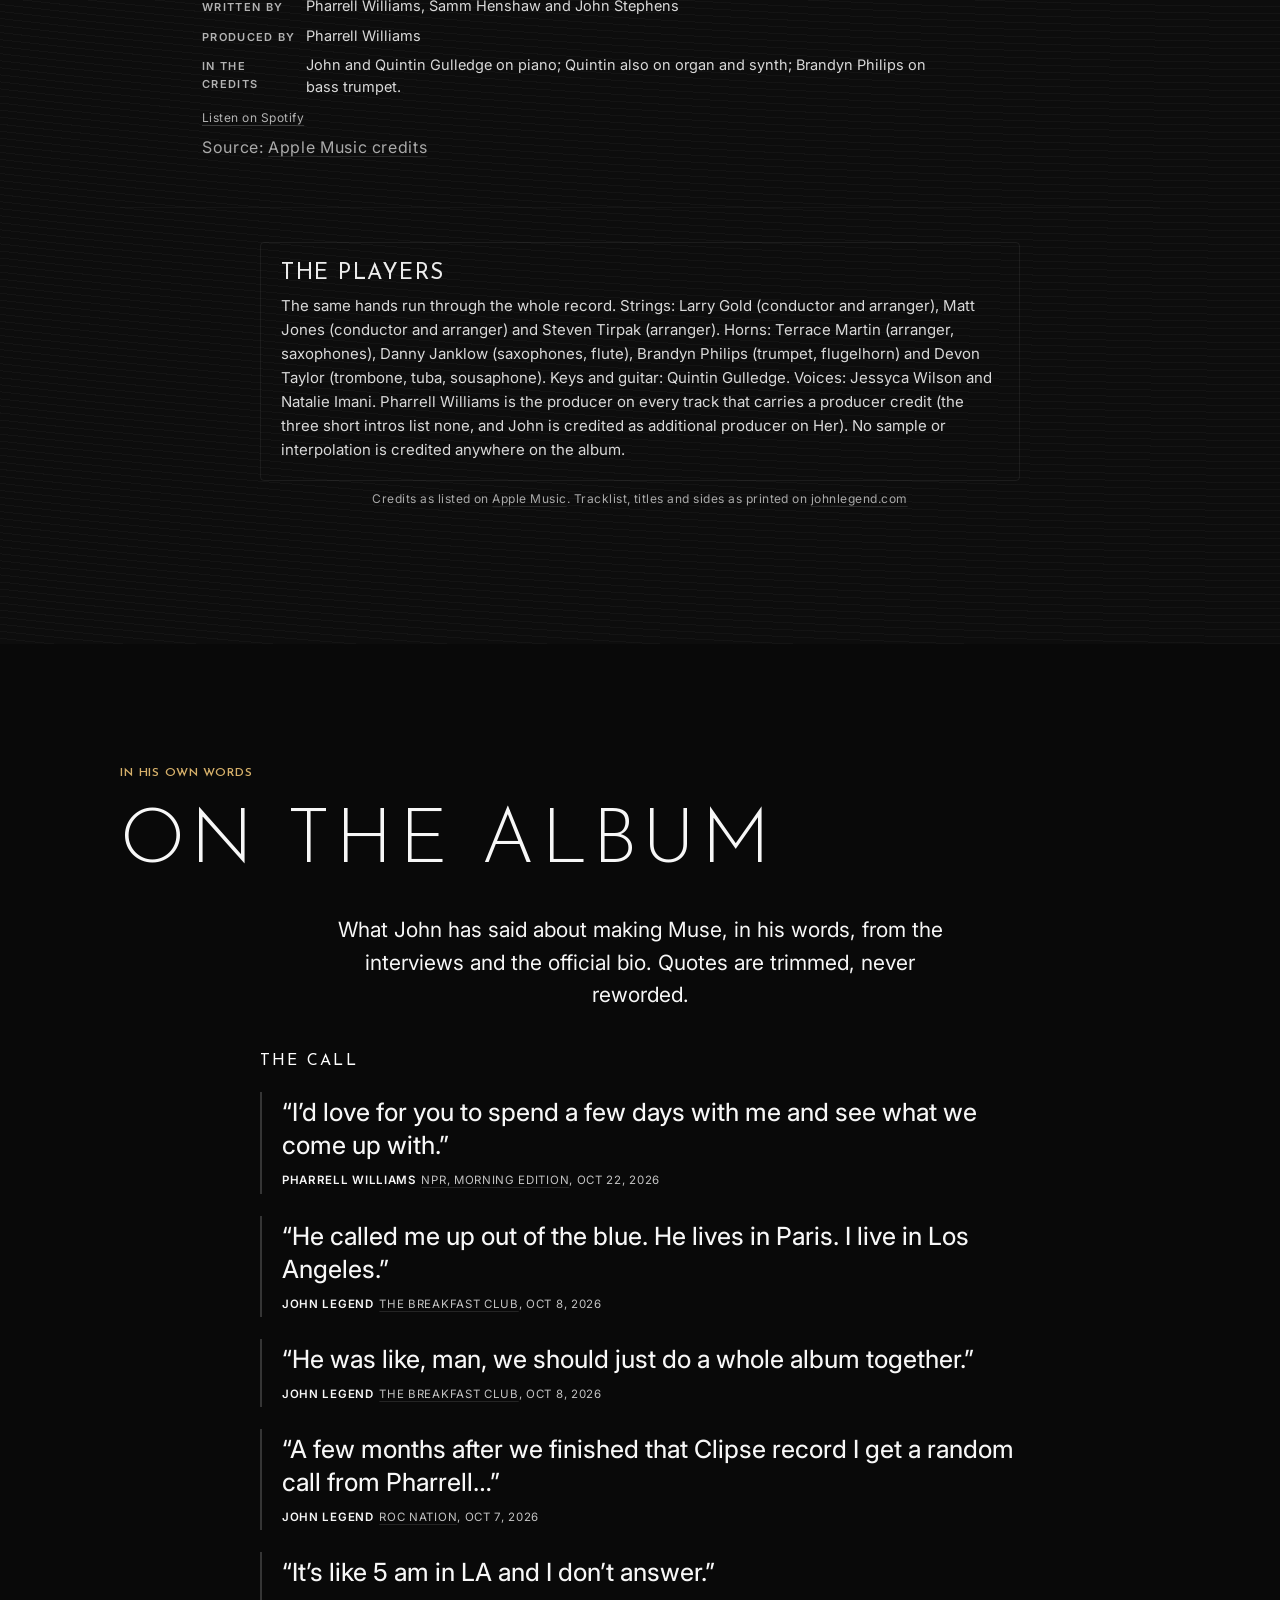
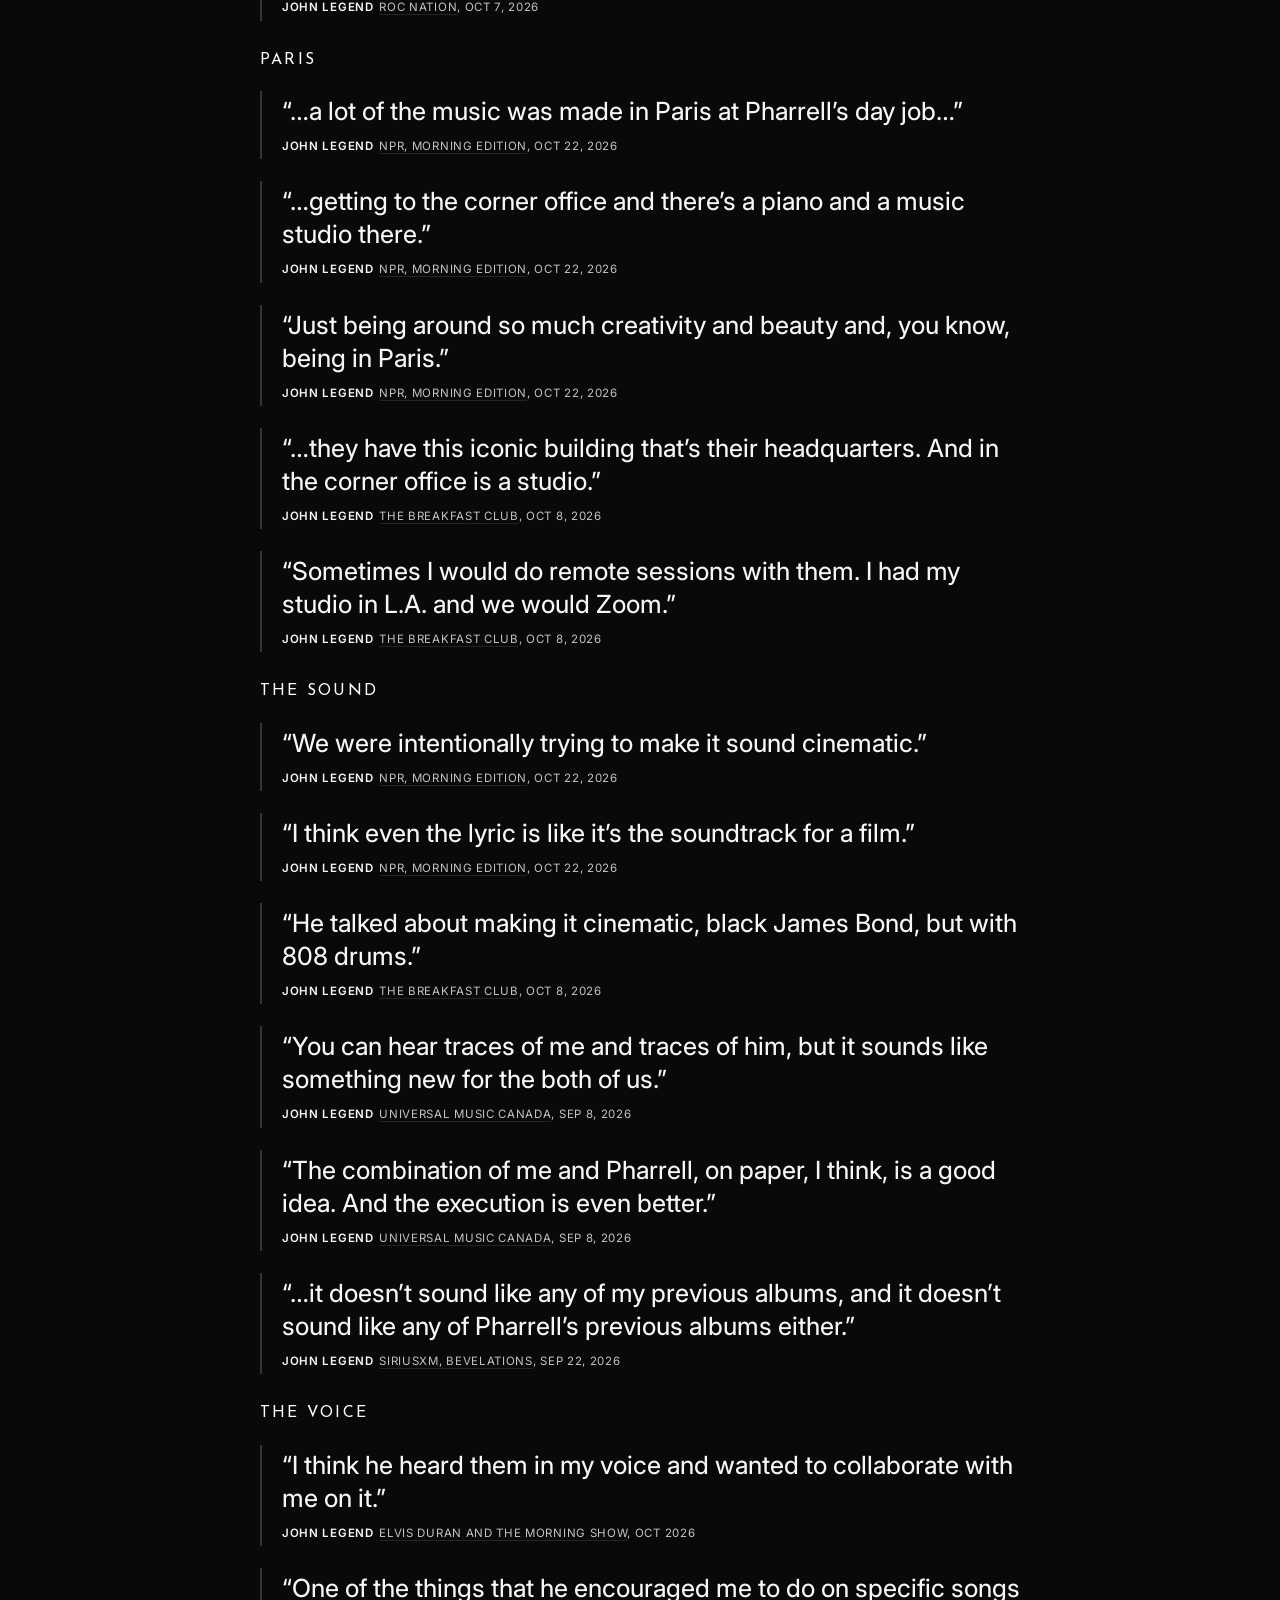
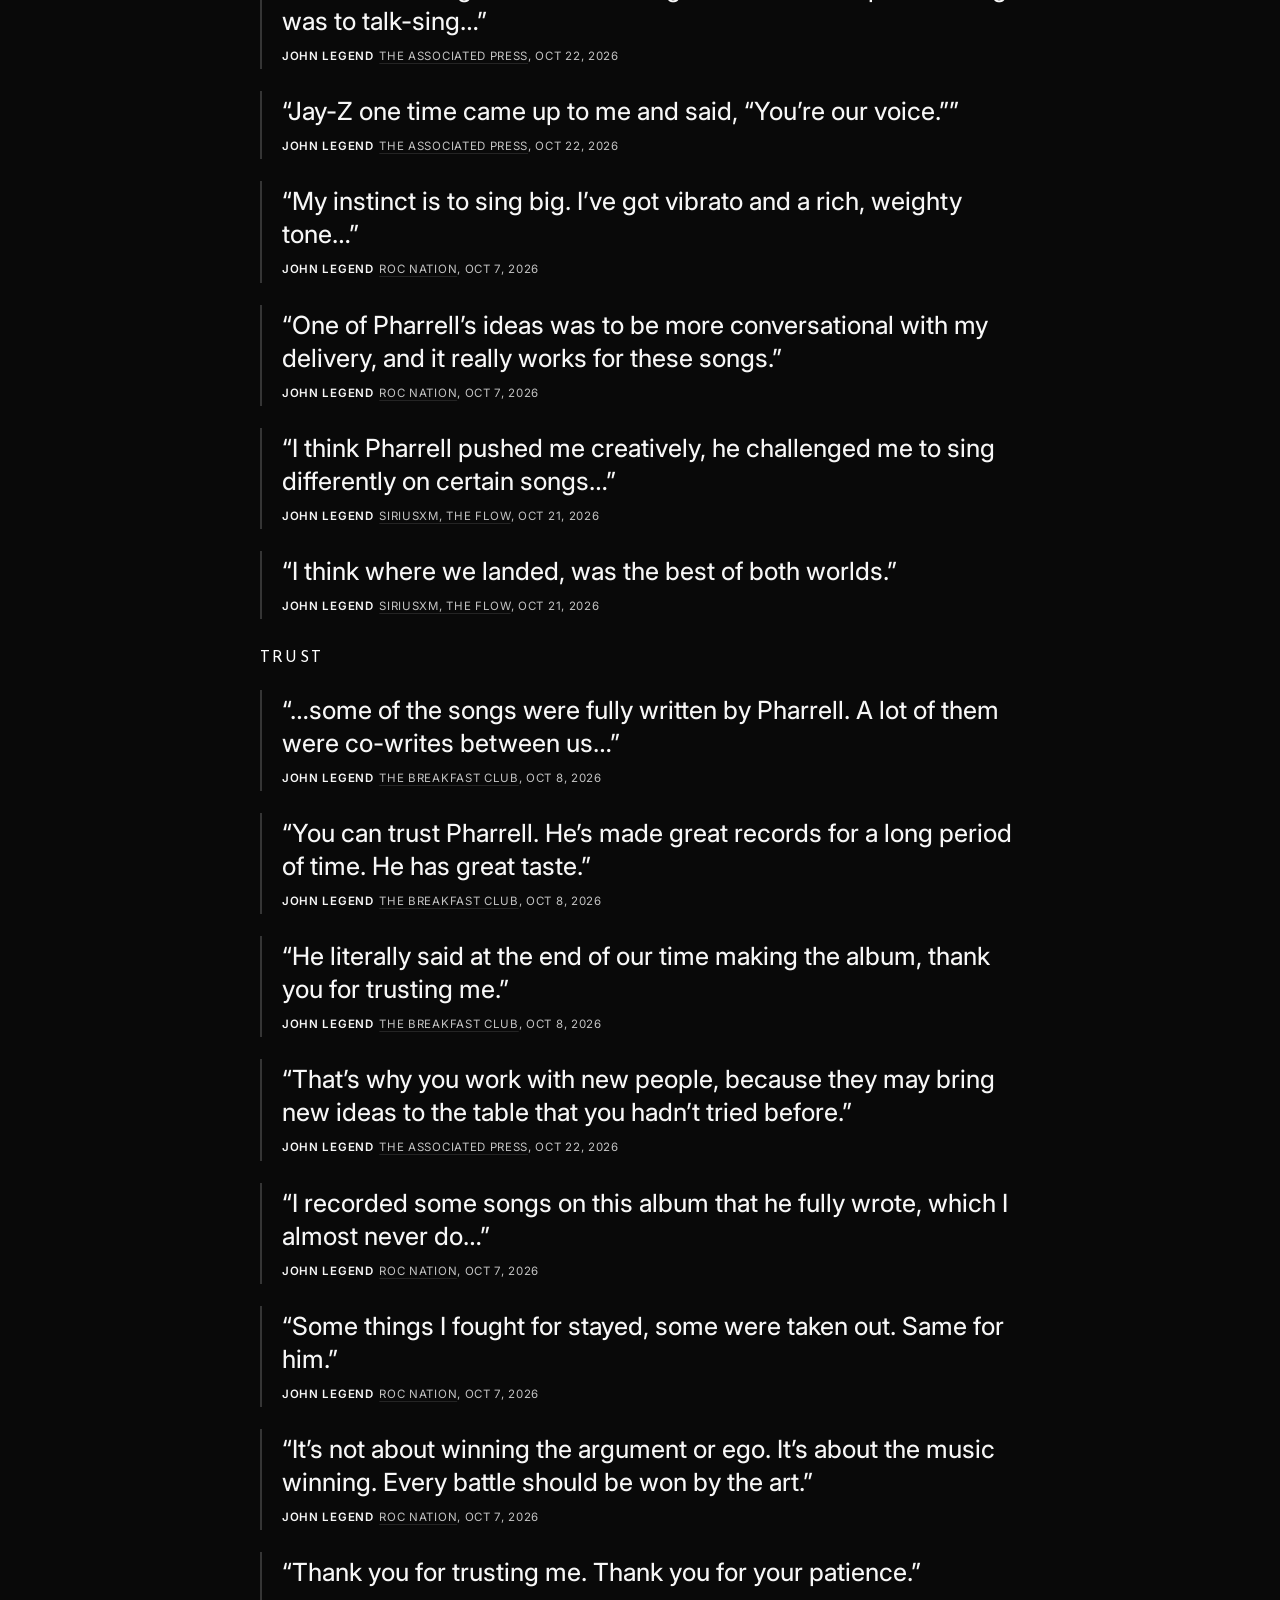
<file: tracks/index.html>
<!doctype html>
<html lang="en">
<head>
<meta charset="utf-8">
<meta name="viewport" content="width=device-width, initial-scale=1, viewport-fit=cover">
<title>Tracks · The Roots of Muse</title>
<meta name="description" content="All sixteen songs on John Legend’s Muse: who wrote, produced and played on each one, John’s own words about them, and how Daylight was made.">
<meta name="theme-color" content="#0e0d0b">
<link rel="canonical" href="https://themuselegend.com/tracks/">
<meta property="og:type" content="website">
<meta property="og:url" content="https://themuselegend.com/tracks/">
<meta property="og:title" content="Muse, track by track">
<meta property="og:description" content="John Legend × Pharrell Williams. The music behind the album.">
<meta property="og:image" content="https://themuselegend.com/assets/og.jpg">
<meta property="og:image:width" content="1200">
<meta property="og:image:height" content="630">
<meta property="og:image:alt" content="The Roots of Muse: a collage of John Legend and Pharrell Williams with a vinyl record">
<meta name="twitter:card" content="summary_large_image">
<meta name="twitter:title" content="The Roots of Muse">
<meta name="twitter:description" content="John Legend × Pharrell Williams. The music behind the album.">
<meta name="twitter:image" content="https://themuselegend.com/assets/og.jpg">
<link rel="preload" href="/assets/fonts/playfair.woff2" as="font" type="font/woff2" crossorigin>
<link rel="preload" href="/assets/fonts/inter.woff2" as="font" type="font/woff2" crossorigin>
<link rel="icon" href="/favicon.svg" type="image/svg+xml">
<link rel="apple-touch-icon" href="/apple-touch-icon.png">
<link rel="stylesheet" href="/styles.css">
<script src="/script.js"></script>
<link rel="stylesheet" href="/assets/rm.css?v=20261110">
</head>
<style>
.tracks .words{margin:16px 0 4px}
.words-h,.dl-h{font-family:"Josefin Sans",Inter,sans-serif;font-size:12px;letter-spacing:.18em;text-transform:uppercase;color:#9a9a9a;margin:18px 0 6px}
.dl-story{margin:22px 0 6px;padding:22px 18px 8px;background:linear-gradient(180deg,#050505 0%,#141414 45%,#3a3a3a 100%);}
.dl-beat{padding:0 0 18px;margin:0 0 18px;border-bottom:1px solid rgba(255,255,255,0.1)}
.dl-beat:last-child{border-bottom:0;margin-bottom:0}
.dl-beat .when{font-family:"Josefin Sans",Inter,sans-serif;font-size:11.5px;letter-spacing:.16em;text-transform:uppercase;color:#bdbdbd;margin:0 0 4px}
.dl-beat h4{font-size:19px;margin:0 0 8px;color:#ffffff}
.dl-beat p{color:#e6e6e6;font-size:15.5px;line-height:1.6;margin:0 0 10px}
.dl-beat blockquote{margin:10px 0;padding:0 0 0 14px;border-left:1px solid rgba(255,255,255,0.35)}
.dl-beat blockquote p{color:#ffffff;margin:0 0 4px}
.dl-beat cite{font-style:normal;font-size:12.5px;color:#a8a8a8}
.dl-beat .src,.dl-beat .src a{font-size:12px;color:#a8a8a8}
.words-album .wgroup{max-width:760px;margin:30px auto 0}
.words-album .wgroup h3{font-size:16px;letter-spacing:.14em;margin:0 0 6px;color:#ffffff}
</style>
</head>
<body class="rm-type">
<a class="skip" href="#main">Skip to content</a>
<nav class="rm-nav" aria-label="The Roots of Muse"><div class="rm-nav-in"><a href="/">Story</a><a href="/#play">Play</a><a href="/tracks/" aria-current="page">Tracks</a><a href="/map/">Six Degrees</a><a href="/deep-cuts/">Deep Cuts</a><a href="/timeline/">Timeline</a><a href="/places/">Places</a><a href="/quiz/">Quiz</a><a href="/radio/">Radio</a></div></nav>

<div class="grain" aria-hidden="true"></div>
<main id="main">
<section class="sec tracks dark" id="tracks" aria-labelledby="tracks-h">
  <style id="muse-credits-css">
.tracks .credits{margin:14px 0 0;padding:12px 0 0;border-top:1px solid rgba(255,255,255,0.062);display:grid;gap:8px}
.tracks .credits div{display:grid;grid-template-columns:7.2em 1fr;gap:10px;align-items:baseline}
.tracks .credits dt{font-size:11px;letter-spacing:.12em;text-transform:uppercase;color:#b3b3b3;font-weight:600}
.tracks .credits dd{margin:0;font-size:14.5px;line-height:1.5;color:#d9d9d9}
.tracks .listen{font-size:12px!important;letter-spacing:.04em;color:#aaaaaa!important;margin:10px 0 0}
.tracks .listen a{color:#b3b3b3}
.tracks .band{max-width:760px;margin:34px auto 0;padding:18px 20px;border:1px solid rgba(255,255,255,0.062);border-radius:4px}
.tracks .band h3{font-family:var(--serif);font-size:22px;font-weight:500;margin:0 0 8px;color:#ececec}
.tracks .band p{color:#d9d9d9;font-size:15px;margin:0}
@media (max-width:420px){.tracks .credits div{grid-template-columns:1fr;gap:2px}}
</style>
  <div class="wrap">
    <p class="eyebrow reveal">Track by Track</p>
    <h1 id="tracks-h" class="reveal">Sixteen songs.<br><em>What’s on the record.</em></h1>
    <p class="lede center reveal">All sixteen are out. Under each song: who wrote it, who produced it and who plays on it, read from the official Apple Music credits on release night, plus what John and the label have said about it, in their own words. No sample or interpolation is credited on any track.</p>
    <div class="side reveal"><span class="side-lbl">Side A</span><span class="side-rule"></span></div>
    <ol class="tracklist"><li class="track has-story reveal" id="t01">
  <div class="tnum">01</div>
  <div class="tbody">
    <h3>Muse <span class="feat">feat. Pharrell Williams</span> </h3>
    <p>The title track opens the album and “gives Muse its spine”: a tumultuous relationship, sketched from the romance of Paris and high art. The name reaches back to the nine Muses of Greek mythology, who governed music, science, literature and the arts.</p><blockquote class="pull"><p>“We conjured a character we could write about, freely.”</p><cite><span class="who">John Legend</span> <a href="https://www.rocnation.com/news/john-legends-muse-album/" target="_blank" rel="noopener">Roc Nation</a>, Oct 7, 2026</cite></blockquote><div class="words"><p class="words-h">In his own words</p><blockquote class="pull"><p>“Oh, it’s an artist and their muse. And it’s partly about their relationship, it’s partly about the artist’s journey.”</p><cite><span class="who">John Legend</span> <a href="https://www.npr.org/2026/10/22/nx-s1-5961171/john-legend-talks-about-his-new-album-muse" target="_blank" rel="noopener">NPR, Morning Edition</a>, Oct 22, 2026</cite></blockquote><blockquote class="pull"><p>“So it ends up feeling like it’s neither one of us specifically.”</p><cite><span class="who">John Legend</span> <a href="https://www.npr.org/2026/10/22/nx-s1-5961171/john-legend-talks-about-his-new-album-muse" target="_blank" rel="noopener">NPR, Morning Edition</a>, Oct 22, 2026</cite></blockquote><blockquote class="pull"><p>“There was no particular, explicit person … We conjured a character we could write about, freely.”</p><cite><span class="who">John Legend</span> <a href="https://www.rocnation.com/news/john-legends-muse-album/" target="_blank" rel="noopener">Roc Nation</a>, Oct 7, 2026</cite></blockquote><blockquote class="pull"><p>“We’ve both been married for over a decade. We both have four kids.”</p><cite><span class="who">John Legend</span> <a href="https://www.rocnation.com/news/john-legends-muse-album/" target="_blank" rel="noopener">Roc Nation</a>, Oct 7, 2026</cite></blockquote></div><dl class="credits"><div><dt>Written by</dt><dd>Pharrell Williams and John Stephens</dd></div><div><dt>Produced by</dt><dd>Pharrell Williams</dd></div><div><dt>In the credits</dt><dd>John on piano; Pharrell on additional vocals; horns arranged by Terrace Martin, who also plays alto sax.</dd></div></dl><p class="listen"><a href="https://open.spotify.com/track/1olV72TfD5XNx8YqeK5Jj8" target="_blank" rel="noopener">Listen on Spotify</a></p><p class="srcline">Source: <span class="src"><a href="https://music.apple.com/us/song/muse/6808358305" target="_blank" rel="noopener">Apple Music credits</a> · <a href="https://www.rocnation.com/news/john-legends-muse-album/" target="_blank" rel="noopener">Roc Nation</a></span></p>
  </div>
</li><li class="track has-story reveal" id="t02">
  <div class="tnum">02</div>
  <div class="tbody">
    <h3>Pray For Ya  </h3>
    <p>The first taste of Muse happened on a runway: its “rollicking, gospel-tinged groove” soundtracked Louis Vuitton’s Fall-Winter 2026 Men’s show. John was in the room when the orchestra started playing chords he recognized, then the beat dropped. One of the first songs out of the sessions.</p><blockquote class="pull"><p>“I hear the orchestra playing some chords, and then I’m like, I recognize those chords.”</p><cite><span class="who">John Legend</span> <a href="https://www.iheart.com/podcast/1031-elvis-durans-daily-highli-25096811/episode/celebrity-interview-john-legend-talks-new-347282837/" target="_blank" rel="noopener">Elvis Duran and the Morning Show</a>, Oct 9, 2026</cite></blockquote><div class="words"><p class="words-h">In his own words</p><blockquote class="pull"><p>“I hear the beat drop for one of the songs that are on the album … and it was epic.”</p><cite><span class="who">John Legend</span> <a href="https://www.iheart.com/podcast/1031-elvis-durans-daily-highli-25096811/episode/celebrity-interview-john-legend-talks-new-347282837/" target="_blank" rel="noopener">Elvis Duran and the Morning Show</a>, Oct 2026</cite></blockquote></div><dl class="credits"><div><dt>Written by</dt><dd>Pharrell Williams, John Stephens, Kawan Prather and Samm Henshaw</dd></div><div><dt>Produced by</dt><dd>Pharrell Williams</dd></div><div><dt>In the credits</dt><dd>Usher sings background vocals, next to Pharrell and Natalie Imani. Quintin Gulledge on Rhodes and Hammond organ; strings arranged by Larry Gold and Steven Tirpak; horns arranged by Terrace Martin.</dd></div></dl><p class="listen"><a href="https://open.spotify.com/track/3fbSJjED8qUAmhEgiySKOv" target="_blank" rel="noopener">Listen on Spotify</a></p><p class="srcline">Source: <span class="src"><a href="https://music.apple.com/us/song/pray-for-ya/6808358306" target="_blank" rel="noopener">Apple Music credits</a> · <a href="https://www.rocnation.com/news/john-legends-muse-album/" target="_blank" rel="noopener">Roc Nation</a> · <a href="https://www.iheart.com/podcast/1031-elvis-durans-daily-highli-25096811/episode/celebrity-interview-john-legend-talks-new-347282837/" target="_blank" rel="noopener">Elvis Duran and the Morning Show</a></span></p>
  </div>
</li><li class="track has-story reveal" id="t03">
  <div class="tnum">03</div>
  <div class="tbody">
    <h3>Her Introduction  </h3>
    <p>A short string overture that opens the door to Her, the first of the album’s orchestral introductions.</p><dl class="credits"><div><dt>Written by</dt><dd>Matt Jones</dd></div><div><dt>In the credits</dt><dd>Matt Jones wrote, arranged and conducted it with the Matt Jones Orchestra.</dd></div></dl><p class="listen"><a href="https://open.spotify.com/track/3DpYzWYr1vWXmTrkxzNW1a" target="_blank" rel="noopener">Listen on Spotify</a></p><p class="srcline">Source: <span class="src"><a href="https://music.apple.com/us/song/her-introduction/6808358307" target="_blank" rel="noopener">Apple Music credits</a></span></p>
  </div>
</li><li class="track has-story reveal" id="t04">
  <div class="tnum">04</div>
  <div class="tbody">
    <h3>Her <span class="feat">feat. Pharrell Williams</span> </h3>
    <p>Pulls from the doo-wop and gospel John’s father raised him on (his dad sang and played drums; his mother directed the church choir), distilled into a tender groove about falling head over heels.</p><blockquote class="pull"><p>“It’s very nostalgic, very romantic. There’s a sweetness to this record. It’s a portrait of infatuation.”</p><cite><span class="who">John Legend</span> <a href="https://www.rocnation.com/news/john-legends-muse-album/" target="_blank" rel="noopener">Roc Nation</a>, Oct 7, 2026</cite></blockquote><dl class="credits"><div><dt>Written by</dt><dd>Pharrell Williams, John Stephens, Kawan Prather and Samm Henshaw</dd></div><div><dt>Produced by</dt><dd>Pharrell Williams and John Stephens</dd></div><div><dt>In the credits</dt><dd>John is credited as additional producer here, beside Pharrell. Quintin Gulledge on electric guitar; strings conducted by Larry Gold and Matt Jones.</dd></div></dl><p class="listen"><a href="https://open.spotify.com/track/30sNGBoCbsMi6IZs3SRkp1" target="_blank" rel="noopener">Listen on Spotify</a></p><p class="srcline">Source: <span class="src"><a href="https://music.apple.com/us/song/her/6808358532" target="_blank" rel="noopener">Apple Music credits</a> · <a href="https://www.rocnation.com/news/john-legends-muse-album/" target="_blank" rel="noopener">Roc Nation</a></span></p>
  </div>
</li><li class="track has-story reveal" id="t05">
  <div class="tnum">05</div>
  <div class="tbody">
    <h3>Daylight </h3>
    <p>The song that started it all. Pharrell wrote it with Samm Henshaw and sent it over; John cut it at home in LA around Christmas 2024. Credited writers: Pharrell Williams, Samm Henshaw, Wayne Hector, John Stephens. No sample or interpolation credited.</p><dl class="credits"><div><dt>Written by</dt><dd>Pharrell Williams, Samm Henshaw, Wayne Hector and John Stephens</dd></div><div><dt>Produced by</dt><dd>Pharrell Williams</dd></div><div><dt>In the credits</dt><dd>The background choir is the room itself: John, Samm Henshaw, Kawan Prather, Terrace Martin, Quintin Gulledge, Jessyca Wilson and Natalie Imani. Samm Henshaw also plays acoustic guitar.</dd></div></dl><p class="listen"><a href="https://open.spotify.com/track/5scKH7NkdxmDMkDyCITr8A" target="_blank" rel="noopener">Listen on Spotify</a></p><p class="srcline">Source: <span class="src"><a href="https://www.rocnation.com/news/john-legends-muse-album/" target="_blank" rel="noopener">Roc Nation</a> · <a href="https://music.apple.com/us/song/daylight/6808358534" target="_blank" rel="noopener">Apple Music credits</a> · <a href="https://genius.com/albums/John-legend/Muse" target="_blank" rel="noopener">Genius</a></span></p>
  <div class="dl-story" id="daylight"><p class="dl-h">How Daylight was made</p><div class="dl-beat"><p class="when">Before</p><h4>A Hook for Clipse</h4><p>Pharrell produced every song on Clipse’s comeback album, <i>Let God Sort Em Out</i>. On “The Birds Don’t Sing,” John sang the hook. His voice on that record is what gave Pharrell the idea of building an album around it.</p><blockquote><p>“I think he loved hearing my voice singing what he had written for that track.”</p><cite>John Legend, The Breakfast Club</cite></blockquote><p class="src"><a href="https://www.universalmusic.ca/2026/09/25/john-legend-debuts-music-video-for-fireflies-from-his-forthcoming-album-muse-produced-in-full-by-pharrell-williams-out-october-23/" target="_blank" rel="noopener">Universal Music Canada</a> · <a href="https://1045thebeat.iheart.com/featured/breakfast-club/content/2026-10-08-51-the-breakfast-club-interview-john-legend-on-the-moments-that-changed-his/" target="_blank" rel="noopener">The Breakfast Club</a> · <a href="https://www.rocnation.com/news/john-legends-muse-album/" target="_blank" rel="noopener">Roc Nation</a></p></div><div class="dl-beat"><p class="when">Late 2024 · Before dawn</p><h4>The Call</h4><p>A few months later the phone rang in Los Angeles. Pharrell was calling from Paris.</p><blockquote><p>“It’s like 5 am in LA and I don’t answer.”</p><cite>John Legend, Roc Nation album bio</cite></blockquote><blockquote><p>“I called him after I woke up and he’s like, ‘What are you doing for your next album?’”</p><cite>John Legend, Roc Nation album bio</cite></blockquote><p class="src"><a href="https://www.rocnation.com/news/john-legends-muse-album/" target="_blank" rel="noopener">Roc Nation</a> · <a href="https://www.npr.org/2026/10/22/nx-s1-5961171/john-legend-talks-about-his-new-album-muse" target="_blank" rel="noopener">NPR</a></p></div><div class="dl-beat"><p class="when">The invitation</p><h4>Come to Paris</h4><blockquote><p>“I’d love for you to spend a few days with me and see what we come up with.”</p><cite>Pharrell Williams, as John tells it to NPR</cite></blockquote><blockquote><p>“He was like, man, we should just do a whole album together.”</p><cite>John Legend, The Breakfast Club</cite></blockquote><p class="src"><a href="https://www.npr.org/2026/10/22/nx-s1-5961171/john-legend-talks-about-his-new-album-muse" target="_blank" rel="noopener">NPR Morning Edition</a> · <a href="https://1045thebeat.iheart.com/featured/breakfast-club/content/2026-10-08-51-the-breakfast-club-interview-john-legend-on-the-moments-that-changed-his/" target="_blank" rel="noopener">The Breakfast Club</a></p></div><div class="dl-beat"><p class="when">Not long after</p><h4>The Song Arrives</h4><p>Pharrell sent over a song he had written with the singer and songwriter Samm Henshaw. It was called “Daylight.” The finished credits list four writers: Pharrell Williams, Samm Henshaw, Wayne Hector and John himself, credited as John Roger Stephens.</p><p class="src"><a href="https://www.rocnation.com/news/john-legends-muse-album/" target="_blank" rel="noopener">Roc Nation</a> · <a href="https://power98fm.com/2026/10/12/john-legend-and-pharrell-williams-detail-muse-album/" target="_blank" rel="noopener">Power 98</a> · <a href="https://music.apple.com/us/song/daylight/6808358534" target="_blank" rel="noopener">Apple Music credits</a></p></div><div class="dl-beat"><p class="when">Christmas 2024 · Los Angeles</p><h4>Cut at Home</h4><p>John recorded it at home in Los Angeles, around Christmas. Hearing it, he knew what the album could be.</p><blockquote><p>“…if this is what the album can sound like, then we are really in for something…”</p><cite>John Legend, Roc Nation album bio</cite></blockquote><p class="src"><a href="https://www.rocnation.com/news/john-legends-muse-album/" target="_blank" rel="noopener">Roc Nation</a> · <a href="https://power98fm.com/2026/10/12/john-legend-and-pharrell-williams-detail-muse-album/" target="_blank" rel="noopener">Power 98</a></p></div><div class="dl-beat"><p class="when">Then · Paris</p><h4>The Corner Office</h4><p>The sessions moved to Paris, to the studio Pharrell keeps inside the Louis Vuitton headquarters, with more trips to come and sessions over Zoom in between.</p><blockquote><p>“…getting to the corner office and there’s a piano and a music studio there.”</p><cite>John Legend, NPR Morning Edition</cite></blockquote><blockquote><p>“Sometimes I would do remote sessions with them. I had my studio in L.A. and we would Zoom.”</p><cite>John Legend, The Breakfast Club</cite></blockquote><p class="src"><a href="https://www.npr.org/2026/10/22/nx-s1-5961171/john-legend-talks-about-his-new-album-muse" target="_blank" rel="noopener">NPR Morning Edition</a> · <a href="https://1045thebeat.iheart.com/featured/breakfast-club/content/2026-10-08-51-the-breakfast-club-interview-john-legend-on-the-moments-that-changed-his/" target="_blank" rel="noopener">The Breakfast Club</a> · <a href="https://www.rocnation.com/news/john-legends-muse-album/" target="_blank" rel="noopener">Roc Nation</a></p></div><div class="dl-beat"><p class="when">September 8, 2026</p><h4>First Light</h4><p>“Daylight” became the first single from <i>Muse</i>, previewed the night before with a performance from Nashville. Roc Nation’s album bio calls it “the song that started it all.”</p><p class="src"><a href="https://www.universalmusic.ca/2026/09/08/john-legend-announces-new-album-muse-produced-in-full-by-pharrell-williams-out-october-23/" target="_blank" rel="noopener">Universal Music Canada</a> · <a href="https://www.billboard.com/music/music-news/john-legend-muse-album-daylight-song-pharrell-1236335492/" target="_blank" rel="noopener">Billboard</a> · <a href="https://www.rocnation.com/news/john-legends-muse-album/" target="_blank" rel="noopener">Roc Nation</a></p></div></div></div>
</li><li class="track has-story reveal" id="t06">
  <div class="tnum">06</div>
  <div class="tbody">
    <h3>Get Back  </h3>
    <p>Where the album’s central idea is most audible: “smoky, cinematic soul built on big horns and strings,” the Black James Bond flair rendered in full.</p><dl class="credits"><div><dt>Written by</dt><dd>Pharrell Williams, John Stephens and Kawan Prather</dd></div><div><dt>Produced by</dt><dd>Pharrell Williams</dd></div><div><dt>In the credits</dt><dd>Horns arranged by Terrace Martin; strings arranged by Larry Gold, Matt Jones and Steven Tirpak; Quintin Gulledge on Rhodes.</dd></div></dl><p class="listen"><a href="https://open.spotify.com/track/2X86hWwwVALVrIMIoNUanP" target="_blank" rel="noopener">Listen on Spotify</a></p><p class="srcline">Source: <span class="src"><a href="https://music.apple.com/us/song/get-back/6808358536" target="_blank" rel="noopener">Apple Music credits</a> · <a href="https://www.rocnation.com/news/john-legends-muse-album/" target="_blank" rel="noopener">Roc Nation</a></span></p>
  </div>
</li><li class="track has-story reveal" id="t07">
  <div class="tnum">07</div>
  <div class="tbody">
    <h3>Are You Ok? <span class="feat">feat. Pharrell Williams</span> </h3>
    <p>A couple in conflict, trying to find what’s at the root of it. Sarcasm and “a little shit-talking,” but written to stay empathetic. Among the first songs the sessions produced.</p><blockquote class="pull"><p>“It’s basically saying, ‘perhaps we need therapy.’”</p><cite><span class="who">John Legend</span> <a href="https://www.rocnation.com/news/john-legends-muse-album/" target="_blank" rel="noopener">Roc Nation</a>, Oct 7, 2026</cite></blockquote><div class="words"><p class="words-h">In his own words</p><blockquote class="pull"><p>“The song deals with a couple going through conflict in their relationship and trying to figure out how to resolve it…”</p><cite><span class="who">John Legend</span> <a href="https://www.rocnation.com/news/john-legends-muse-album/" target="_blank" rel="noopener">Roc Nation</a>, Oct 7, 2026</cite></blockquote><blockquote class="pull"><p>“…even though the song is basically an argument, I still wanted it to be empathetic and emotionally intelligent.”</p><cite><span class="who">John Legend</span> <a href="https://www.rocnation.com/news/john-legends-muse-album/" target="_blank" rel="noopener">Roc Nation</a>, Oct 7, 2026</cite></blockquote></div><dl class="credits"><div><dt>Written by</dt><dd>Pharrell Williams, Kawan Prather, John Stephens and SWEATA</dd></div><div><dt>Produced by</dt><dd>Pharrell Williams</dd></div><div><dt>In the credits</dt><dd>Hal Ritson on additional vocals and programming; Brent Paschke on electric guitar; Terrace Martin on alto sax.</dd></div></dl><p class="listen"><a href="https://open.spotify.com/track/4h4eZMcBrKu9NcS3KoWzqP" target="_blank" rel="noopener">Listen on Spotify</a></p><p class="srcline">Source: <span class="src"><a href="https://music.apple.com/us/song/are-you-ok/6808358537" target="_blank" rel="noopener">Apple Music credits</a> · <a href="https://www.rocnation.com/news/john-legends-muse-album/" target="_blank" rel="noopener">Roc Nation</a></span></p>
  </div>
</li><li class="track has-story reveal" id="t08">
  <div class="tnum">08</div>
  <div class="tbody">
    <h3>Under The Bridge Introduction  </h3>
    <p>The second string introduction, written by Pharrell with Matt Jones.</p><dl class="credits"><div><dt>Written by</dt><dd>Pharrell Williams and Matt Jones</dd></div><div><dt>In the credits</dt><dd>Played by the Matt Jones Orchestra, conducted and arranged by Matt Jones.</dd></div></dl><p class="listen"><a href="https://open.spotify.com/track/3yWlCBXLDJvUxVU0U2AwEx" target="_blank" rel="noopener">Listen on Spotify</a></p><p class="srcline">Source: <span class="src"><a href="https://music.apple.com/us/song/under-the-bridge-introduction/6808358538" target="_blank" rel="noopener">Apple Music credits</a></span></p>
  </div>
</li><li class="track has-story reveal" id="t09">
  <div class="tnum">09</div>
  <div class="tbody">
    <h3>Under The Bridge  </h3>
    <p>An original, not the Red Hot Chili Peppers song: the credited writers are Pharrell Williams, John Stephens, SWEATA and Kawan Prather, and no interpolation is listed.</p><dl class="credits"><div><dt>Written by</dt><dd>Pharrell Williams, John Stephens, SWEATA and Kawan Prather</dd></div><div><dt>Produced by</dt><dd>Pharrell Williams</dd></div><div><dt>In the credits</dt><dd>John on piano; Quintin Gulledge on keys and acoustic guitar; strings from Larry Gold and Matt Jones.</dd></div></dl><p class="listen"><a href="https://open.spotify.com/track/41HBDn8uqF9cVF578WCcoZ" target="_blank" rel="noopener">Listen on Spotify</a></p><p class="srcline">Source: <span class="src"><a href="https://music.apple.com/us/song/under-the-bridge/6808358539" target="_blank" rel="noopener">Apple Music credits</a></span></p>
  </div>
</li></ol>
    <div class="side reveal"><span class="side-lbl">Side B</span><span class="side-rule"></span></div>
    <ol class="tracklist"><li class="track has-story reveal" id="t10">
  <div class="tnum">10</div>
  <div class="tbody">
    <h3>Next Time <span class="feat">feat. Pharrell Williams</span> </h3>
    <p>Came early, in the quick run of songs that followed Daylight, alongside Are You Ok?, Pray For Ya and Bodies On The Floor.</p><dl class="credits"><div><dt>Written by</dt><dd>John Legend, Pharrell Williams and Samm Henshaw</dd></div><div><dt>Produced by</dt><dd>Pharrell Williams</dd></div><div><dt>In the credits</dt><dd>John and Quintin Gulledge both on piano; Samm Henshaw among the background voices; Brandyn Philips on trumpet and flugelhorn.</dd></div></dl><p class="listen"><a href="https://open.spotify.com/track/3e9FPEJfnjVamtyTFpcj2c" target="_blank" rel="noopener">Listen on Spotify</a></p><p class="srcline">Source: <span class="src"><a href="https://music.apple.com/us/song/next-time/6808358540" target="_blank" rel="noopener">Apple Music credits</a> · <a href="https://www.rocnation.com/news/john-legends-muse-album/" target="_blank" rel="noopener">Roc Nation</a></span></p>
  </div>
</li><li class="track has-story reveal" id="t11">
  <div class="tnum">11</div>
  <div class="tbody">
    <h3>Bodies On The Floor <span class="feat">Taps Intro</span></h3>
    <p>The brief trumpet call that leads straight into Bodies On The Floor.</p><dl class="credits"><div><dt>In the credits</dt><dd>Performed by John Legend with Brandyn Philips on trumpet. No writer or sample is credited.</dd></div></dl><p class="listen"><a href="https://open.spotify.com/track/1hYDtxFQm5vRwBob9SfgpZ" target="_blank" rel="noopener">Listen on Spotify</a></p><p class="srcline">Source: <span class="src"><a href="https://music.apple.com/us/song/bodies-on-the-floor-taps-intro/6808358541" target="_blank" rel="noopener">Apple Music credits</a></span></p>
  </div>
</li><li class="track has-story reveal" id="t12">
  <div class="tnum">12</div>
  <div class="tbody">
    <h3>Bodies On The Floor <span class="feat">feat. Clipse</span> </h3>
    <p>John wrote the lyric with Samm Henshaw while watching the crime drama MobLand, letting its gang-war language bleed into a toxic, magnetic love story. His own reference point: “Again” and “Another Again” from his second album, Once Again. And Clipse, whose record started all this, return.</p><blockquote class="pull"><p>“I wanted to write songs filled with tension and friction.”</p><cite><span class="who">John Legend</span> <a href="https://www.rocnation.com/news/john-legends-muse-album/" target="_blank" rel="noopener">Roc Nation</a>, Oct 7, 2026</cite></blockquote><div class="words"><p class="words-h">In his own words</p><blockquote class="pull"><p>“Part of me was writing with literal gang wars in mind, a vicious cycle of harm and retaliation.”</p><cite><span class="who">John Legend</span> <a href="https://www.rocnation.com/news/john-legends-muse-album/" target="_blank" rel="noopener">Roc Nation</a>, Oct 7, 2026</cite></blockquote><blockquote class="pull"><p>“…these two lovers hurt each other, betray each other, but there is a heat that brings them back to each other.”</p><cite><span class="who">John Legend</span> <a href="https://www.rocnation.com/news/john-legends-muse-album/" target="_blank" rel="noopener">Roc Nation</a>, Oct 7, 2026</cite></blockquote><blockquote class="pull"><p>“It reminds me of ‘Again’ and ‘Another Again’ from my second album Once Again.”</p><cite><span class="who">John Legend</span> <a href="https://www.rocnation.com/news/john-legends-muse-album/" target="_blank" rel="noopener">Roc Nation</a>, Oct 7, 2026</cite></blockquote><blockquote class="pull"><p>“…which is funny because my actual love life is quite stable and harmonious these days.”</p><cite><span class="who">John Legend</span> <a href="https://www.rocnation.com/news/john-legends-muse-album/" target="_blank" rel="noopener">Roc Nation</a>, Oct 7, 2026</cite></blockquote></div><dl class="credits"><div><dt>Written by</dt><dd>Pharrell Williams, Terrence Thornton, Gene Thornton, John Stephens and Samm Henshaw</dd></div><div><dt>Produced by</dt><dd>Pharrell Williams</dd></div><div><dt>In the credits</dt><dd>Clipse are credited as performers and as writers under their own names, Terrence and Gene Thornton. Terrace Martin plays alto, tenor and baritone sax and arranged the horns.</dd></div></dl><p class="listen"><a href="https://open.spotify.com/track/58MoSwpvzOxZAgk7dMb3ci" target="_blank" rel="noopener">Listen on Spotify</a></p><p class="srcline">Source: <span class="src"><a href="https://music.apple.com/us/song/bodies-on-the-floor/6808358542" target="_blank" rel="noopener">Apple Music credits</a> · <a href="https://www.rocnation.com/news/john-legends-muse-album/" target="_blank" rel="noopener">Roc Nation</a></span></p>
  </div>
</li><li class="track has-story reveal" id="t13">
  <div class="tnum">13</div>
  <div class="tbody">
    <h3>Doing Me  </h3>
    <p>A Pharrell and John co-write, just the two of them, scored with strings.</p><dl class="credits"><div><dt>Written by</dt><dd>Pharrell Williams and John Stephens</dd></div><div><dt>Produced by</dt><dd>Pharrell Williams</dd></div><div><dt>In the credits</dt><dd>John on piano with strings conducted by Larry Gold, arranged by Larry Gold and Steven Tirpak.</dd></div></dl><p class="listen"><a href="https://open.spotify.com/track/0ISEPPlmUMWfnAk2cPNhBP" target="_blank" rel="noopener">Listen on Spotify</a></p><p class="srcline">Source: <span class="src"><a href="https://music.apple.com/us/song/doing-me/6808358549" target="_blank" rel="noopener">Apple Music credits</a></span></p>
  </div>
</li><li class="track has-story reveal" id="t14">
  <div class="tnum">14</div>
  <div class="tbody">
    <h3>Fireflies <span class="feat">feat. Pharrell Williams</span></h3>
    <p>One of the songs Pharrell wrote entirely; the credits list him as sole writer, with John on piano, the Voices of Fire choir and a full string section. No sample credited. It’s the song John points to when he talks about the ancestors.</p><blockquote class="pull"><p>“It was just a brilliant song. The lyric is so brilliant.”</p><cite><span class="who">John Legend</span> <a href="https://www.iheart.com/podcast/1031-elvis-durans-daily-highli-25096811/episode/celebrity-interview-john-legend-talks-new-347282837/" target="_blank" rel="noopener">Elvis Duran and the Morning Show</a>, Oct 9, 2026</cite></blockquote><div class="words"><p class="words-h">In his own words</p><blockquote class="pull"><p>“Well, it’s one of my favorite songs. And it feels in some ways like the most autobiographical…”</p><cite><span class="who">John Legend</span> <a href="https://www.npr.org/2026/10/22/nx-s1-5961171/john-legend-talks-about-his-new-album-muse" target="_blank" rel="noopener">NPR, Morning Edition</a>, Oct 22, 2026</cite></blockquote><blockquote class="pull"><p>“We called them lightning bugs when I was a kid.”</p><cite><span class="who">John Legend</span> <a href="https://www.npr.org/2026/10/22/nx-s1-5961171/john-legend-talks-about-his-new-album-muse" target="_blank" rel="noopener">NPR, Morning Edition</a>, Oct 22, 2026</cite></blockquote><blockquote class="pull"><p>“It’s really an homage to our ancestors in some ways…”</p><cite><span class="who">John Legend</span> <a href="https://www.npr.org/2026/10/22/nx-s1-5961171/john-legend-talks-about-his-new-album-muse" target="_blank" rel="noopener">NPR, Morning Edition</a>, Oct 22, 2026</cite></blockquote><blockquote class="pull"><p>“…part of this song is about being from somewhere, but also knowing that to fulfill your dreams, you’re going to have to get away.”</p><cite><span class="who">John Legend</span> <a href="https://www.npr.org/2026/10/22/nx-s1-5961171/john-legend-talks-about-his-new-album-muse" target="_blank" rel="noopener">NPR, Morning Edition</a>, Oct 22, 2026</cite></blockquote><blockquote class="pull"><p>“I sometimes would cry when we would get to the bridge … It still moves me.”</p><cite><span class="who">John Legend</span> <a href="https://www.npr.org/2026/10/22/nx-s1-5961171/john-legend-talks-about-his-new-album-muse" target="_blank" rel="noopener">NPR, Morning Edition</a>, Oct 22, 2026</cite></blockquote><blockquote class="pull"><p>“…the newest video, is called Fireflies. And we talk about our ancestors.”</p><cite><span class="who">John Legend</span> <a href="https://1045thebeat.iheart.com/featured/breakfast-club/content/2026-10-08-51-the-breakfast-club-interview-john-legend-on-the-moments-that-changed-his/" target="_blank" rel="noopener">The Breakfast Club</a>, Oct 8, 2026</cite></blockquote><blockquote class="pull"><p>“Fireflies he brought to me, and it was just a brilliant… song. The lyric is so brilliant.”</p><cite><span class="who">John Legend</span> <a href="https://www.iheart.com/podcast/1031-elvis-durans-daily-highli-25096811/episode/celebrity-interview-john-legend-talks-new-347282837/" target="_blank" rel="noopener">Elvis Duran and the Morning Show</a>, Oct 2026</cite></blockquote><blockquote class="pull"><p>“…some of the delivery of the verses of the song is more like I’m orating, like I’m speaking…”</p><cite><span class="who">John Legend</span> <a href="https://abcnews.com/Entertainment/wireStory/john-legend-pharrells-musical-push-jay-zs-praise-137475145" target="_blank" rel="noopener">The Associated Press</a>, Oct 22, 2026</cite></blockquote><blockquote class="pull"><p>“That was his idea, and I think it really works.”</p><cite><span class="who">John Legend</span> <a href="https://abcnews.com/Entertainment/wireStory/john-legend-pharrells-musical-push-jay-zs-praise-137475145" target="_blank" rel="noopener">The Associated Press</a>, Oct 22, 2026</cite></blockquote></div><dl class="credits"><div><dt>Written by</dt><dd>Pharrell Williams</dd></div><div><dt>Produced by</dt><dd>Pharrell Williams</dd></div><div><dt>In the credits</dt><dd>Voices of Fire is the choir, with chorus direction by Larry George and Bishop Ezekiel Williams. Pharrell is the only credited writer; John plays piano.</dd></div></dl><p class="listen"><a href="https://open.spotify.com/track/5rd0INeatuGqiehPY0zx6s" target="_blank" rel="noopener">Listen on Spotify</a></p><p class="srcline">Source: <span class="src"><a href="https://music.apple.com/us/song/fireflies/6808358561" target="_blank" rel="noopener">Apple Music credits</a> · <a href="https://genius.com/albums/John-legend/Muse" target="_blank" rel="noopener">Genius</a> · <a href="https://www.iheart.com/podcast/1031-elvis-durans-daily-highli-25096811/episode/celebrity-interview-john-legend-talks-new-347282837/" target="_blank" rel="noopener">Elvis Duran and the Morning Show</a> · <a href="https://www.iheart.com/podcast/1248-979-wjlbs-rewind-299376306/episode/the-breakfast-club-interview-with-rb-347229457/" target="_blank" rel="noopener">The Breakfast Club</a></span></p>
  </div>
</li><li class="track has-story reveal" id="t15">
  <div class="tnum">15</div>
  <div class="tbody">
    <h3>Everything  </h3>
    <p>Another two-hander from Pharrell and John, built on piano, programming, horns and strings.</p><dl class="credits"><div><dt>Written by</dt><dd>Pharrell Williams and John Stephens</dd></div><div><dt>Produced by</dt><dd>Pharrell Williams</dd></div><div><dt>In the credits</dt><dd>John on piano; programming by Benjamin Thomas and Mike Larson; Brandyn Philips on trumpet and flugelhorn.</dd></div></dl><p class="listen"><a href="https://open.spotify.com/track/6wkCQW2goUArvpjPOvhI7v" target="_blank" rel="noopener">Listen on Spotify</a></p><p class="srcline">Source: <span class="src"><a href="https://music.apple.com/us/song/everything/6808358803" target="_blank" rel="noopener">Apple Music credits</a></span></p>
  </div>
</li><li class="track has-story reveal" id="t16">
  <div class="tnum">16</div>
  <div class="tbody">
    <h3>Sail Off  </h3>
    <p>The closer. Pharrell, Samm Henshaw and John wrote it together.</p><dl class="credits"><div><dt>Written by</dt><dd>Pharrell Williams, Samm Henshaw and John Stephens</dd></div><div><dt>Produced by</dt><dd>Pharrell Williams</dd></div><div><dt>In the credits</dt><dd>John and Quintin Gulledge on piano; Quintin also on organ and synth; Brandyn Philips on bass trumpet.</dd></div></dl><p class="listen"><a href="https://open.spotify.com/track/26tWYL372qpstyxIlq9hje" target="_blank" rel="noopener">Listen on Spotify</a></p><p class="srcline">Source: <span class="src"><a href="https://music.apple.com/us/song/sail-off/6808358805" target="_blank" rel="noopener">Apple Music credits</a></span></p>
  </div>
</li></ol>
    <div class="band reveal"><h3>The players</h3><p>The same hands run through the whole record. Strings: Larry Gold (conductor and arranger), Matt Jones (conductor and arranger) and Steven Tirpak (arranger). Horns: Terrace Martin (arranger, saxophones), Danny Janklow (saxophones, flute), Brandyn Philips (trumpet, flugelhorn) and Devon Taylor (trombone, tuba, sousaphone). Keys and guitar: Quintin Gulledge. Voices: Jessyca Wilson and Natalie Imani. Pharrell Williams is the producer on every track that carries a producer credit (the three short intros list none, and John is credited as additional producer on Her). No sample or interpolation is credited anywhere on the album.</p></div>
    <p class="srcline center reveal">Credits as listed on <span class="src"><a href="https://music.apple.com/us/album/muse/6808358301" target="_blank" rel="noopener">Apple Music</a></span>. Tracklist, titles and sides as printed on <span class="src"><a href="https://www.johnlegend.com" target="_blank" rel="noopener">johnlegend.com</a></span></p>
  </div>
</section>

<section class="sec words-album" id="words" aria-labelledby="words-h"><div class="wrap"><p class="eyebrow reveal">In his own words</p><h2 id="words-h" class="reveal">On the album</h2><p class="lede center reveal">What John has said about making Muse, in his words, from the interviews and the official bio. Quotes are trimmed, never reworded.</p><div class="wgroup reveal"><h3>The Call</h3><blockquote class="pull"><p>“I’d love for you to spend a few days with me and see what we come up with.”</p><cite><span class="who">Pharrell Williams</span> <a href="https://www.npr.org/2026/10/22/nx-s1-5961171/john-legend-talks-about-his-new-album-muse" target="_blank" rel="noopener">NPR, Morning Edition</a>, Oct 22, 2026</cite></blockquote><blockquote class="pull"><p>“He called me up out of the blue. He lives in Paris. I live in Los Angeles.”</p><cite><span class="who">John Legend</span> <a href="https://1045thebeat.iheart.com/featured/breakfast-club/content/2026-10-08-51-the-breakfast-club-interview-john-legend-on-the-moments-that-changed-his/" target="_blank" rel="noopener">The Breakfast Club</a>, Oct 8, 2026</cite></blockquote><blockquote class="pull"><p>“He was like, man, we should just do a whole album together.”</p><cite><span class="who">John Legend</span> <a href="https://1045thebeat.iheart.com/featured/breakfast-club/content/2026-10-08-51-the-breakfast-club-interview-john-legend-on-the-moments-that-changed-his/" target="_blank" rel="noopener">The Breakfast Club</a>, Oct 8, 2026</cite></blockquote><blockquote class="pull"><p>“A few months after we finished that Clipse record I get a random call from Pharrell…”</p><cite><span class="who">John Legend</span> <a href="https://www.rocnation.com/news/john-legends-muse-album/" target="_blank" rel="noopener">Roc Nation</a>, Oct 7, 2026</cite></blockquote><blockquote class="pull"><p>“It’s like 5 am in LA and I don’t answer.”</p><cite><span class="who">John Legend</span> <a href="https://www.rocnation.com/news/john-legends-muse-album/" target="_blank" rel="noopener">Roc Nation</a>, Oct 7, 2026</cite></blockquote></div><div class="wgroup reveal"><h3>Paris</h3><blockquote class="pull"><p>“…a lot of the music was made in Paris at Pharrell’s day job…”</p><cite><span class="who">John Legend</span> <a href="https://www.npr.org/2026/10/22/nx-s1-5961171/john-legend-talks-about-his-new-album-muse" target="_blank" rel="noopener">NPR, Morning Edition</a>, Oct 22, 2026</cite></blockquote><blockquote class="pull"><p>“…getting to the corner office and there’s a piano and a music studio there.”</p><cite><span class="who">John Legend</span> <a href="https://www.npr.org/2026/10/22/nx-s1-5961171/john-legend-talks-about-his-new-album-muse" target="_blank" rel="noopener">NPR, Morning Edition</a>, Oct 22, 2026</cite></blockquote><blockquote class="pull"><p>“Just being around so much creativity and beauty and, you know, being in Paris.”</p><cite><span class="who">John Legend</span> <a href="https://www.npr.org/2026/10/22/nx-s1-5961171/john-legend-talks-about-his-new-album-muse" target="_blank" rel="noopener">NPR, Morning Edition</a>, Oct 22, 2026</cite></blockquote><blockquote class="pull"><p>“…they have this iconic building that’s their headquarters. And in the corner office is a studio.”</p><cite><span class="who">John Legend</span> <a href="https://1045thebeat.iheart.com/featured/breakfast-club/content/2026-10-08-51-the-breakfast-club-interview-john-legend-on-the-moments-that-changed-his/" target="_blank" rel="noopener">The Breakfast Club</a>, Oct 8, 2026</cite></blockquote><blockquote class="pull"><p>“Sometimes I would do remote sessions with them. I had my studio in L.A. and we would Zoom.”</p><cite><span class="who">John Legend</span> <a href="https://1045thebeat.iheart.com/featured/breakfast-club/content/2026-10-08-51-the-breakfast-club-interview-john-legend-on-the-moments-that-changed-his/" target="_blank" rel="noopener">The Breakfast Club</a>, Oct 8, 2026</cite></blockquote></div><div class="wgroup reveal"><h3>The Sound</h3><blockquote class="pull"><p>“We were intentionally trying to make it sound cinematic.”</p><cite><span class="who">John Legend</span> <a href="https://www.npr.org/2026/10/22/nx-s1-5961171/john-legend-talks-about-his-new-album-muse" target="_blank" rel="noopener">NPR, Morning Edition</a>, Oct 22, 2026</cite></blockquote><blockquote class="pull"><p>“I think even the lyric is like it’s the soundtrack for a film.”</p><cite><span class="who">John Legend</span> <a href="https://www.npr.org/2026/10/22/nx-s1-5961171/john-legend-talks-about-his-new-album-muse" target="_blank" rel="noopener">NPR, Morning Edition</a>, Oct 22, 2026</cite></blockquote><blockquote class="pull"><p>“He talked about making it cinematic, black James Bond, but with 808 drums.”</p><cite><span class="who">John Legend</span> <a href="https://1045thebeat.iheart.com/featured/breakfast-club/content/2026-10-08-51-the-breakfast-club-interview-john-legend-on-the-moments-that-changed-his/" target="_blank" rel="noopener">The Breakfast Club</a>, Oct 8, 2026</cite></blockquote><blockquote class="pull"><p>“You can hear traces of me and traces of him, but it sounds like something new for the both of us.”</p><cite><span class="who">John Legend</span> <a href="https://www.universalmusic.ca/2026/09/08/john-legend-announces-new-album-muse-produced-in-full-by-pharrell-williams-out-october-23/" target="_blank" rel="noopener">Universal Music Canada</a>, Sep 8, 2026</cite></blockquote><blockquote class="pull"><p>“The combination of me and Pharrell, on paper, I think, is a good idea. And the execution is even better.”</p><cite><span class="who">John Legend</span> <a href="https://www.universalmusic.ca/2026/09/08/john-legend-announces-new-album-muse-produced-in-full-by-pharrell-williams-out-october-23/" target="_blank" rel="noopener">Universal Music Canada</a>, Sep 8, 2026</cite></blockquote><blockquote class="pull"><p>“…it doesn’t sound like any of my previous albums, and it doesn’t sound like any of Pharrell’s previous albums either.”</p><cite><span class="who">John Legend</span> <a href="https://thesource.com/2026/09/22/john-legend-talks-artist-activism-his-muse-album-working-with-pharrell-and-more-on-siriusxms-bevelations/" target="_blank" rel="noopener">SiriusXM, Bevelations</a>, Sep 22, 2026</cite></blockquote></div><div class="wgroup reveal"><h3>The Voice</h3><blockquote class="pull"><p>“I think he heard them in my voice and wanted to collaborate with me on it.”</p><cite><span class="who">John Legend</span> <a href="https://www.iheart.com/podcast/1031-elvis-durans-daily-highli-25096811/episode/celebrity-interview-john-legend-talks-new-347282837/" target="_blank" rel="noopener">Elvis Duran and the Morning Show</a>, Oct 2026</cite></blockquote><blockquote class="pull"><p>“One of the things that he encouraged me to do on specific songs was to talk-sing…”</p><cite><span class="who">John Legend</span> <a href="https://abcnews.com/Entertainment/wireStory/john-legend-pharrells-musical-push-jay-zs-praise-137475145" target="_blank" rel="noopener">The Associated Press</a>, Oct 22, 2026</cite></blockquote><blockquote class="pull"><p>“Jay-Z one time came up to me and said, “You’re our voice.””</p><cite><span class="who">John Legend</span> <a href="https://abcnews.com/Entertainment/wireStory/john-legend-pharrells-musical-push-jay-zs-praise-137475145" target="_blank" rel="noopener">The Associated Press</a>, Oct 22, 2026</cite></blockquote><blockquote class="pull"><p>“My instinct is to sing big. I’ve got vibrato and a rich, weighty tone…”</p><cite><span class="who">John Legend</span> <a href="https://www.rocnation.com/news/john-legends-muse-album/" target="_blank" rel="noopener">Roc Nation</a>, Oct 7, 2026</cite></blockquote><blockquote class="pull"><p>“One of Pharrell’s ideas was to be more conversational with my delivery, and it really works for these songs.”</p><cite><span class="who">John Legend</span> <a href="https://www.rocnation.com/news/john-legends-muse-album/" target="_blank" rel="noopener">Roc Nation</a>, Oct 7, 2026</cite></blockquote><blockquote class="pull"><p>“I think Pharrell pushed me creatively, he challenged me to sing differently on certain songs…”</p><cite><span class="who">John Legend</span> <a href="https://www.siriusxm.com/blog/john-legend-new-album-muse" target="_blank" rel="noopener">SiriusXM, The Flow</a>, Oct 21, 2026</cite></blockquote><blockquote class="pull"><p>“I think where we landed, was the best of both worlds.”</p><cite><span class="who">John Legend</span> <a href="https://www.siriusxm.com/blog/john-legend-new-album-muse" target="_blank" rel="noopener">SiriusXM, The Flow</a>, Oct 21, 2026</cite></blockquote></div><div class="wgroup reveal"><h3>Trust</h3><blockquote class="pull"><p>“…some of the songs were fully written by Pharrell. A lot of them were co-writes between us…”</p><cite><span class="who">John Legend</span> <a href="https://1045thebeat.iheart.com/featured/breakfast-club/content/2026-10-08-51-the-breakfast-club-interview-john-legend-on-the-moments-that-changed-his/" target="_blank" rel="noopener">The Breakfast Club</a>, Oct 8, 2026</cite></blockquote><blockquote class="pull"><p>“You can trust Pharrell. He’s made great records for a long period of time. He has great taste.”</p><cite><span class="who">John Legend</span> <a href="https://1045thebeat.iheart.com/featured/breakfast-club/content/2026-10-08-51-the-breakfast-club-interview-john-legend-on-the-moments-that-changed-his/" target="_blank" rel="noopener">The Breakfast Club</a>, Oct 8, 2026</cite></blockquote><blockquote class="pull"><p>“He literally said at the end of our time making the album, thank you for trusting me.”</p><cite><span class="who">John Legend</span> <a href="https://1045thebeat.iheart.com/featured/breakfast-club/content/2026-10-08-51-the-breakfast-club-interview-john-legend-on-the-moments-that-changed-his/" target="_blank" rel="noopener">The Breakfast Club</a>, Oct 8, 2026</cite></blockquote><blockquote class="pull"><p>“That’s why you work with new people, because they may bring new ideas to the table that you hadn’t tried before.”</p><cite><span class="who">John Legend</span> <a href="https://abcnews.com/Entertainment/wireStory/john-legend-pharrells-musical-push-jay-zs-praise-137475145" target="_blank" rel="noopener">The Associated Press</a>, Oct 22, 2026</cite></blockquote><blockquote class="pull"><p>“I recorded some songs on this album that he fully wrote, which I almost never do…”</p><cite><span class="who">John Legend</span> <a href="https://www.rocnation.com/news/john-legends-muse-album/" target="_blank" rel="noopener">Roc Nation</a>, Oct 7, 2026</cite></blockquote><blockquote class="pull"><p>“Some things I fought for stayed, some were taken out. Same for him.”</p><cite><span class="who">John Legend</span> <a href="https://www.rocnation.com/news/john-legends-muse-album/" target="_blank" rel="noopener">Roc Nation</a>, Oct 7, 2026</cite></blockquote><blockquote class="pull"><p>“It’s not about winning the argument or ego. It’s about the music winning. Every battle should be won by the art.”</p><cite><span class="who">John Legend</span> <a href="https://www.rocnation.com/news/john-legends-muse-album/" target="_blank" rel="noopener">Roc Nation</a>, Oct 7, 2026</cite></blockquote><blockquote class="pull"><p>“Thank you for trusting me. Thank you for your patience.”</p><cite><span class="who">Pharrell Williams</span> <a href="https://www.rocnation.com/news/john-legends-muse-album/" target="_blank" rel="noopener">Roc Nation</a>, Oct 7, 2026</cite></blockquote><blockquote class="pull"><p>“I’m a pretty prolific writer, and Pharrell is too.”</p><cite><span class="who">John Legend</span> <a href="https://www.rocnation.com/news/john-legends-muse-album/" target="_blank" rel="noopener">Roc Nation</a>, Oct 7, 2026</cite></blockquote><blockquote class="pull"><p>“Almost everything happened pretty quickly…”</p><cite><span class="who">John Legend</span> <a href="https://www.rocnation.com/news/john-legends-muse-album/" target="_blank" rel="noopener">Roc Nation</a>, Oct 7, 2026</cite></blockquote><blockquote class="pull"><p>“…two creative minds, like, we have opinions and we don’t always agree.”</p><cite><span class="who">John Legend</span> <a href="https://thesource.com/2026/09/22/john-legend-talks-artist-activism-his-muse-album-working-with-pharrell-and-more-on-siriusxms-bevelations/" target="_blank" rel="noopener">SiriusXM, Bevelations</a>, Sep 22, 2026</cite></blockquote><blockquote class="pull"><p>“And we trusted each other, and we made something really magical.”</p><cite><span class="who">John Legend</span> <a href="https://thesource.com/2026/09/22/john-legend-talks-artist-activism-his-muse-album-working-with-pharrell-and-more-on-siriusxms-bevelations/" target="_blank" rel="noopener">SiriusXM, Bevelations</a>, Sep 22, 2026</cite></blockquote></div><div class="wgroup reveal"><h3>The Muse</h3><blockquote class="pull"><p>“…following my muse, no pun intended, following my muse wherever it takes me. And this time it took me to Paris…”</p><cite><span class="who">John Legend</span> <a href="https://www.iheart.com/podcast/1031-elvis-durans-daily-highli-25096811/episode/celebrity-interview-john-legend-talks-new-347282837/" target="_blank" rel="noopener">Elvis Duran and the Morning Show</a>, Oct 2026</cite></blockquote><blockquote class="pull"><p>“…we are not limited to one lane. We are involved in multiple disciplines and multiple aspects of culture…”</p><cite><span class="who">John Legend</span> <a href="https://www.rocnation.com/news/john-legends-muse-album/" target="_blank" rel="noopener">Roc Nation</a>, Oct 7, 2026</cite></blockquote></div><div class="wgroup reveal"><h3>Roots</h3><blockquote class="pull"><p>“…some of them are ancestors now, like Nina Simone and Marvin Gaye and Nat King Cole.”</p><cite><span class="who">John Legend</span> <a href="https://1045thebeat.iheart.com/featured/breakfast-club/content/2026-10-08-51-the-breakfast-club-interview-john-legend-on-the-moments-that-changed-his/" target="_blank" rel="noopener">The Breakfast Club</a>, Oct 8, 2026</cite></blockquote><blockquote class="pull"><p>“Our ancestors are our muses … My music has always been me channeling the ancestors, taking what they gave us and making something new.”</p><cite><span class="who">John Legend</span> <a href="https://www.universalmusic.ca/2026/09/08/john-legend-announces-new-album-muse-produced-in-full-by-pharrell-williams-out-october-23/" target="_blank" rel="noopener">Universal Music Canada</a>, Sep 8, 2026</cite></blockquote></div><div class="wgroup reveal"><h3>Why Now</h3><blockquote class="pull"><p>“I really want every project to be my best project. Every album to be my best album.”</p><cite><span class="who">John Legend</span> <a href="https://abcnews.com/Entertainment/wireStory/john-legend-pharrells-musical-push-jay-zs-praise-137475145" target="_blank" rel="noopener">The Associated Press</a>, Oct 22, 2026</cite></blockquote><blockquote class="pull"><p>“I wanted to shake up the formula and do something fresh and new.”</p><cite><span class="who">John Legend</span> <a href="https://www.rocnation.com/news/john-legends-muse-album/" target="_blank" rel="noopener">Roc Nation</a>, Oct 7, 2026</cite></blockquote><blockquote class="pull"><p>“A lot of people would have imagined we’d done something like this already, but we hadn’t.”</p><cite><span class="who">John Legend</span> <a href="https://www.rocnation.com/news/john-legends-muse-album/" target="_blank" rel="noopener">Roc Nation</a>, Oct 7, 2026</cite></blockquote><blockquote class="pull"><p>“There are plenty of artists who get to a point in their career where they don’t make anything new.”</p><cite><span class="who">John Legend</span> <a href="https://www.rocnation.com/news/john-legends-muse-album/" target="_blank" rel="noopener">Roc Nation</a>, Oct 7, 2026</cite></blockquote><blockquote class="pull"><p>“I believe it’s important to keep the mindset that I have to continue to prove myself.”</p><cite><span class="who">John Legend</span> <a href="https://www.rocnation.com/news/john-legends-muse-album/" target="_blank" rel="noopener">Roc Nation</a>, Oct 7, 2026</cite></blockquote></div></div></section>
</main>
<footer class="foot"><div class="wrap"><p class="foot-title">The Roots of Muse</p><p class="foot-note">Credits as listed on Apple Music for each song. Quotes are John Legend’s unless marked, trimmed for length, never altered. Muse is out October 23, 2026.</p><p class="madeby">Made by Drew Nagda</p></div></footer>
<footer class="rm-foot" aria-label="Official links"><p class="rm-off"><span class="rm-off-l">Official</span><a href="https://store.johnlegend.com/" target="_blank" rel="noopener">Store</a><span aria-hidden="true">·</span><a href="https://johnlegend.com/" target="_blank" rel="noopener">johnlegend.com</a><span aria-hidden="true">·</span><span class="rm-off-l">Listen</span><a href="https://open.spotify.com/album/5LheOmMsCEU09vOdcp0ka9" target="_blank" rel="noopener">Spotify</a><span aria-hidden="true">·</span><a href="https://music.apple.com/us/album/muse/6808358301" target="_blank" rel="noopener">Apple Music</a></p><p class="rm-fine">A fan tribute to Muse by John Legend. Not affiliated with the artist or label.</p></footer>
<script>(function(){var a=document.querySelector(".rm-nav a[aria-current=page]"),s=a&&a.parentNode;if(s&&s.scrollWidth>s.clientWidth){s.scrollLeft=a.offsetLeft-(s.clientWidth-a.offsetWidth)/2;}})();</script>
</body>
</html>
</file>
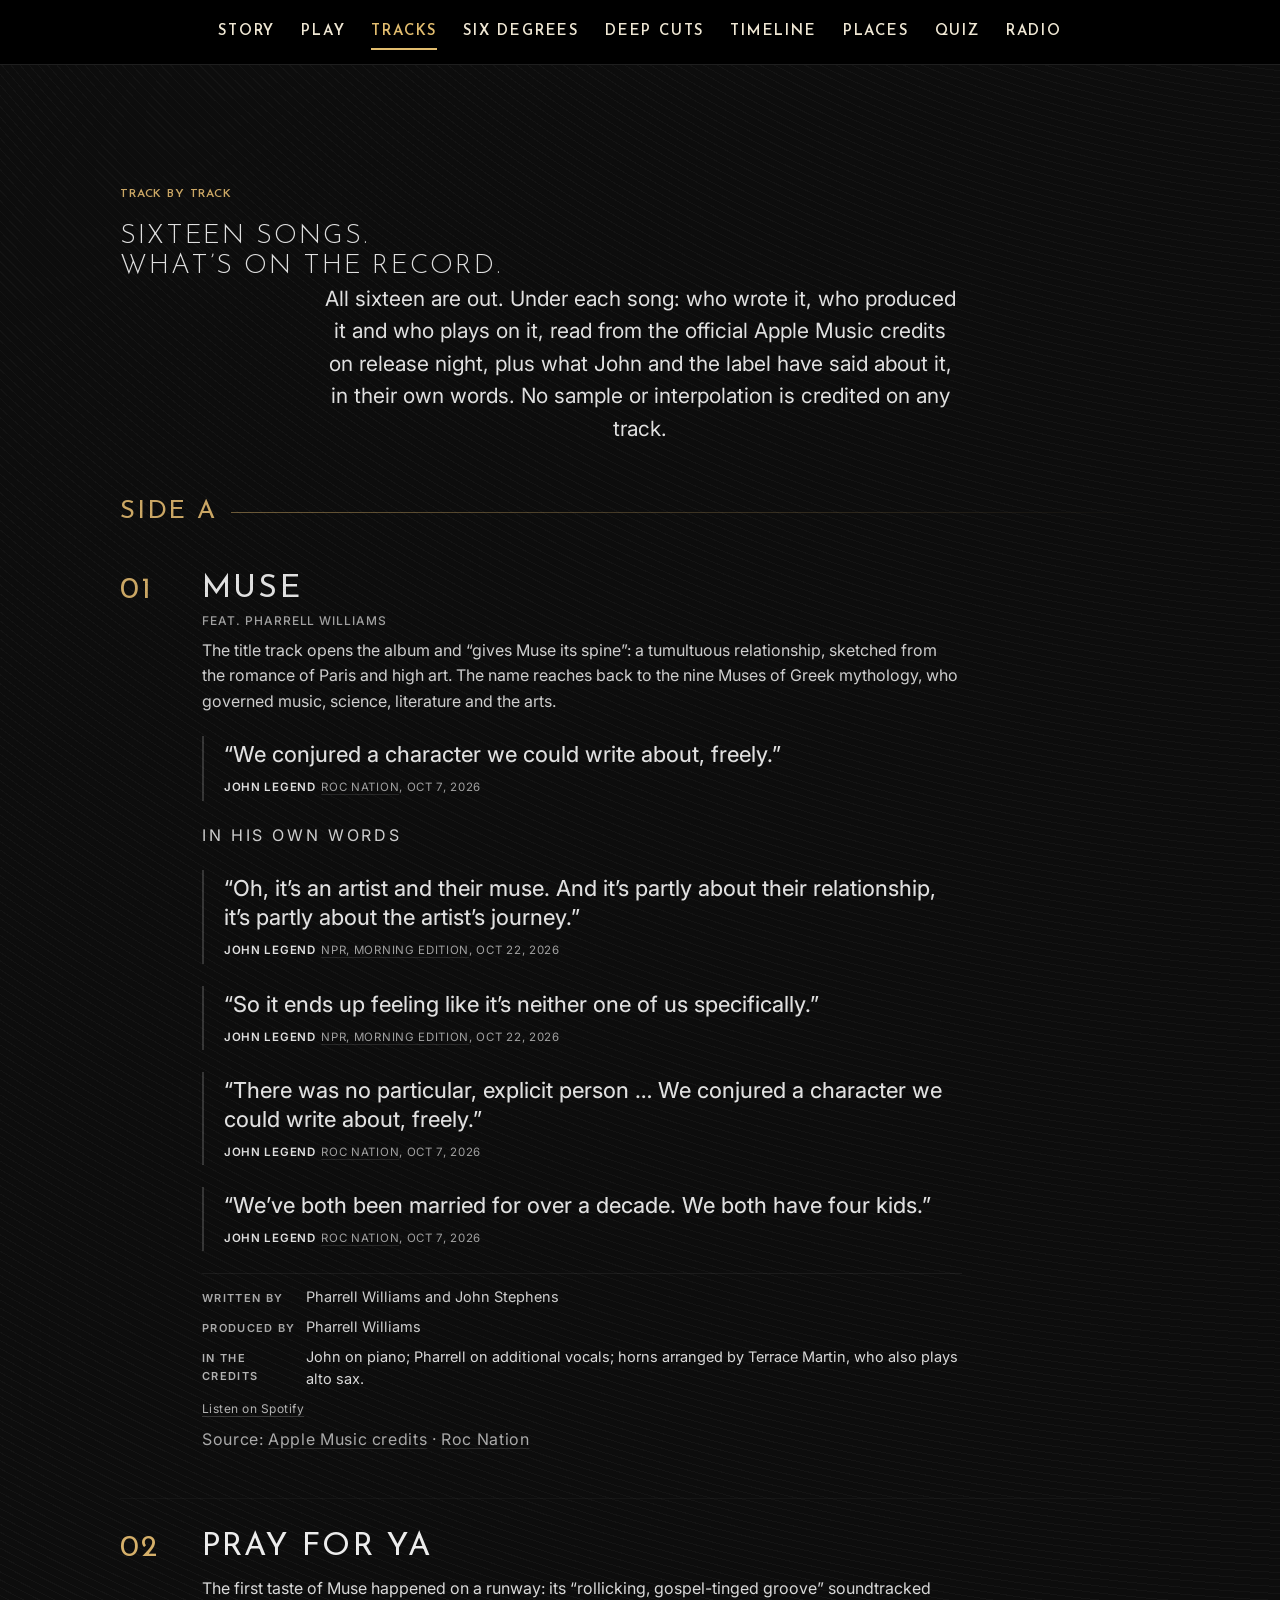
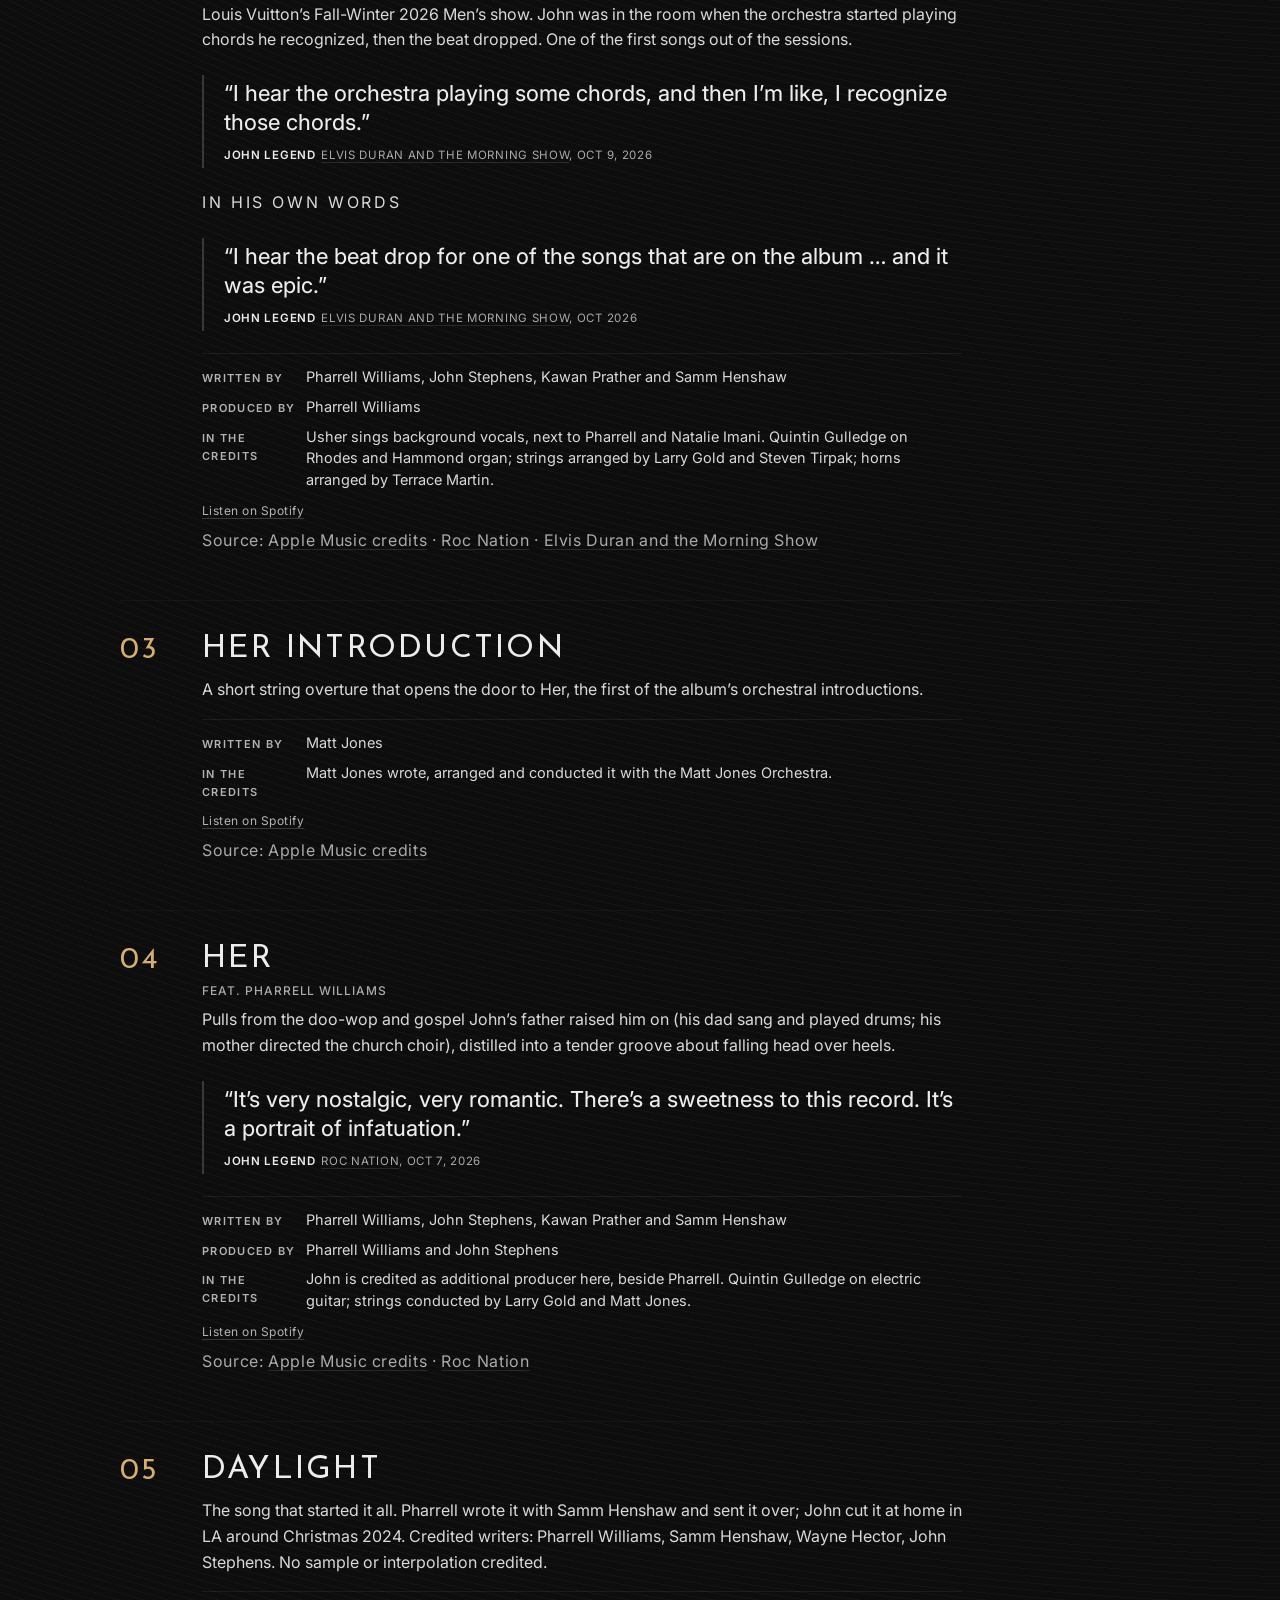
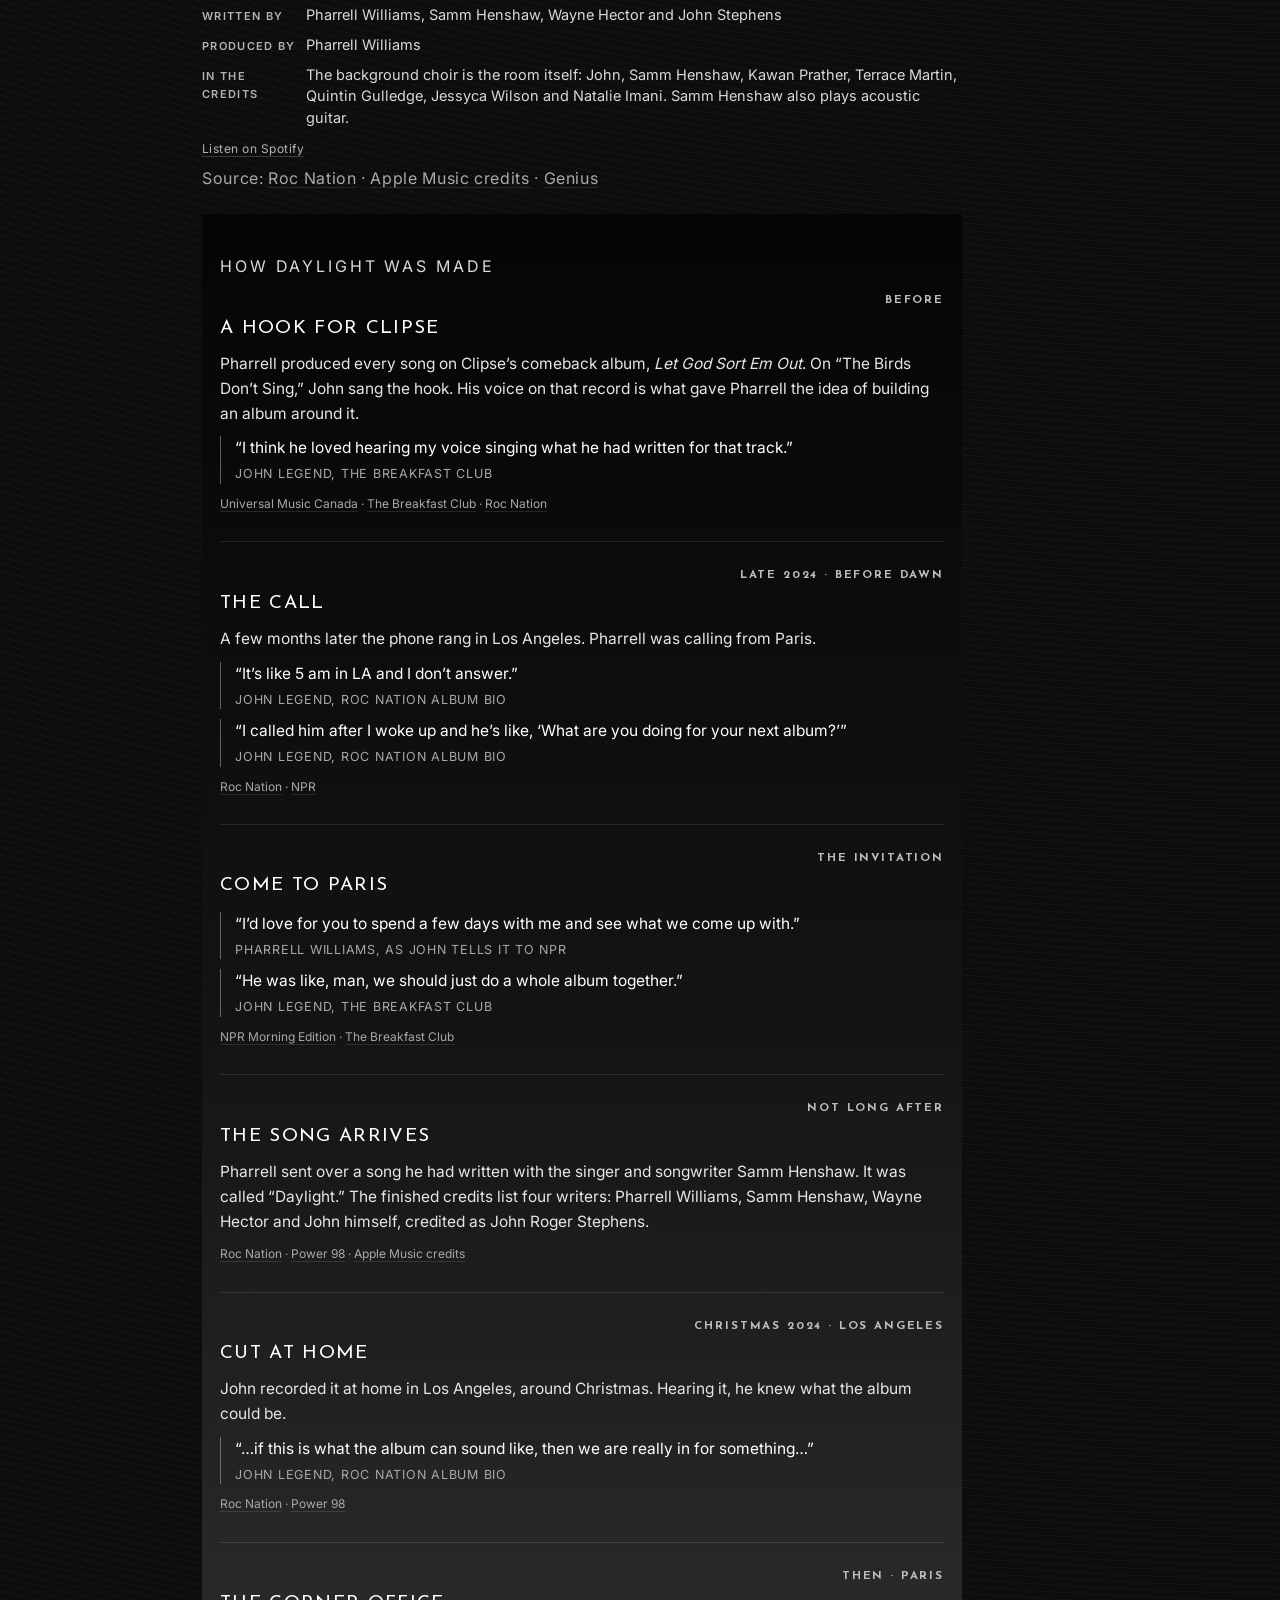
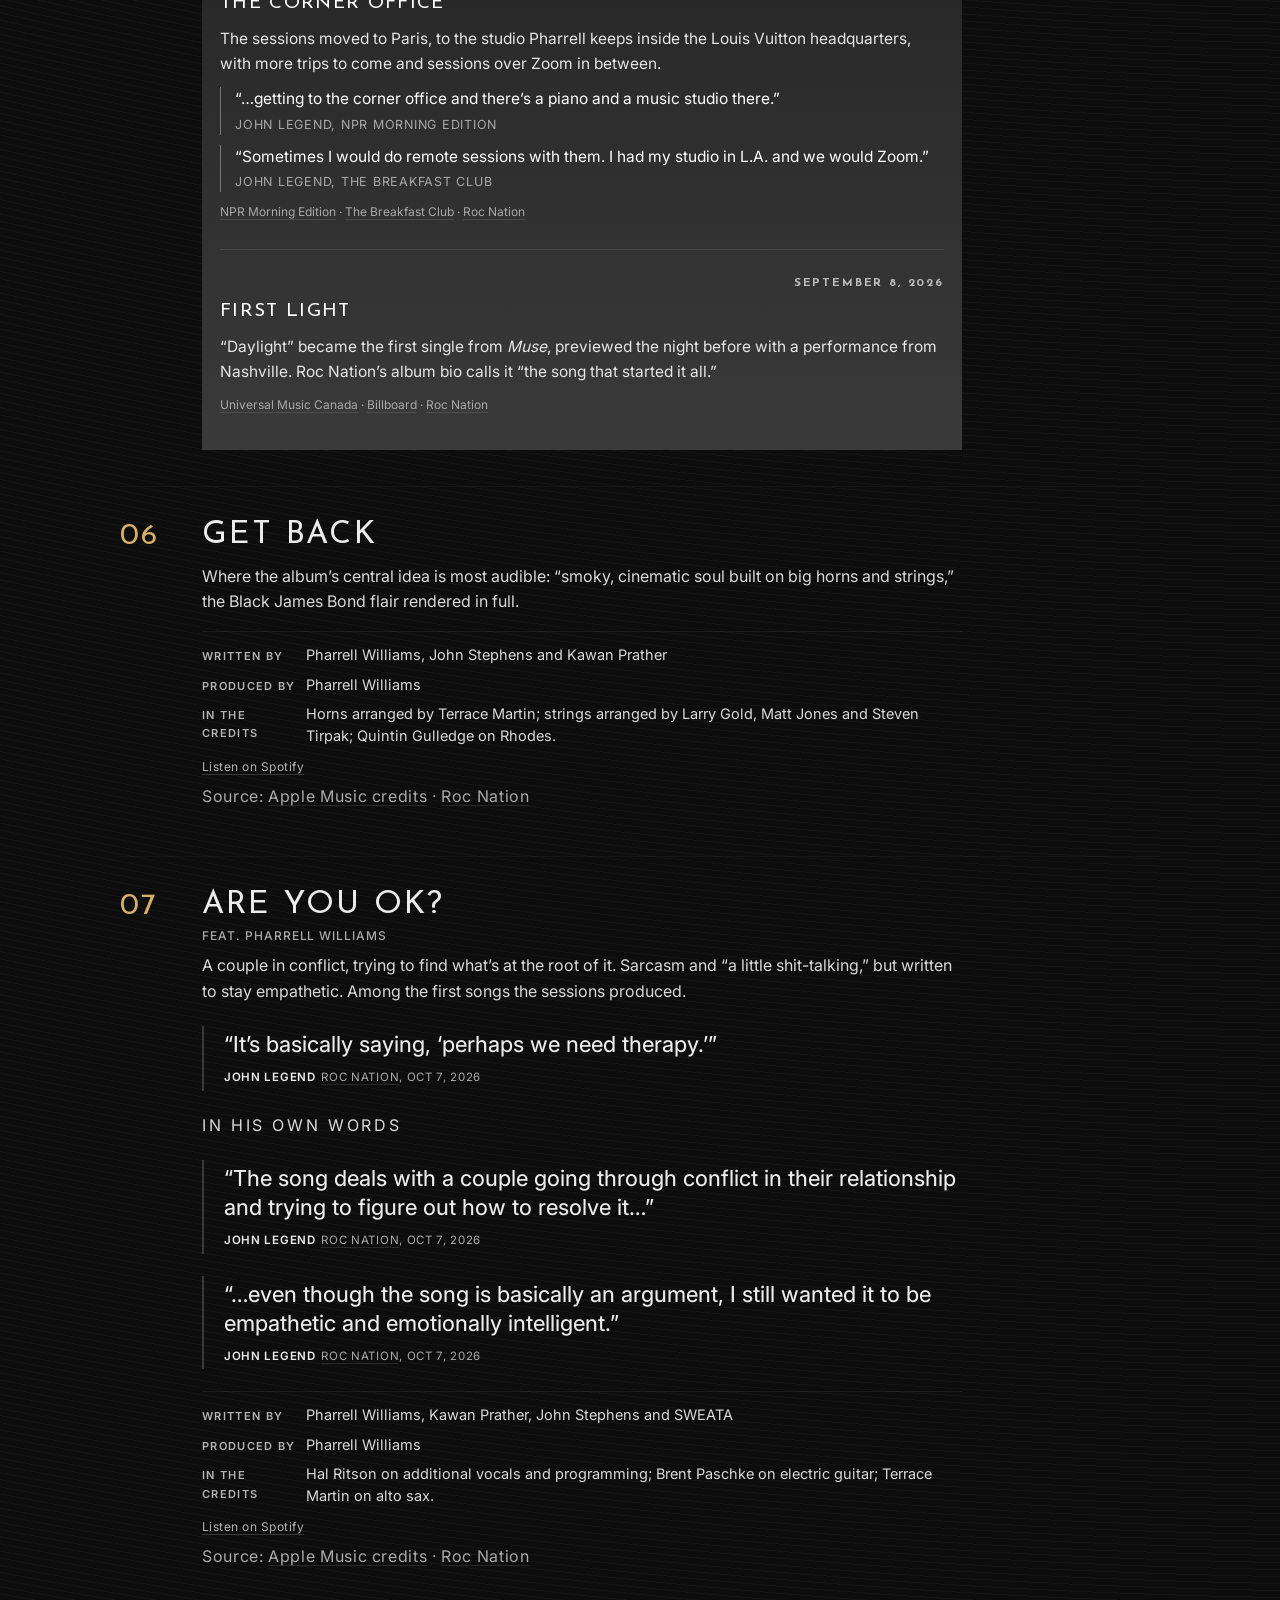
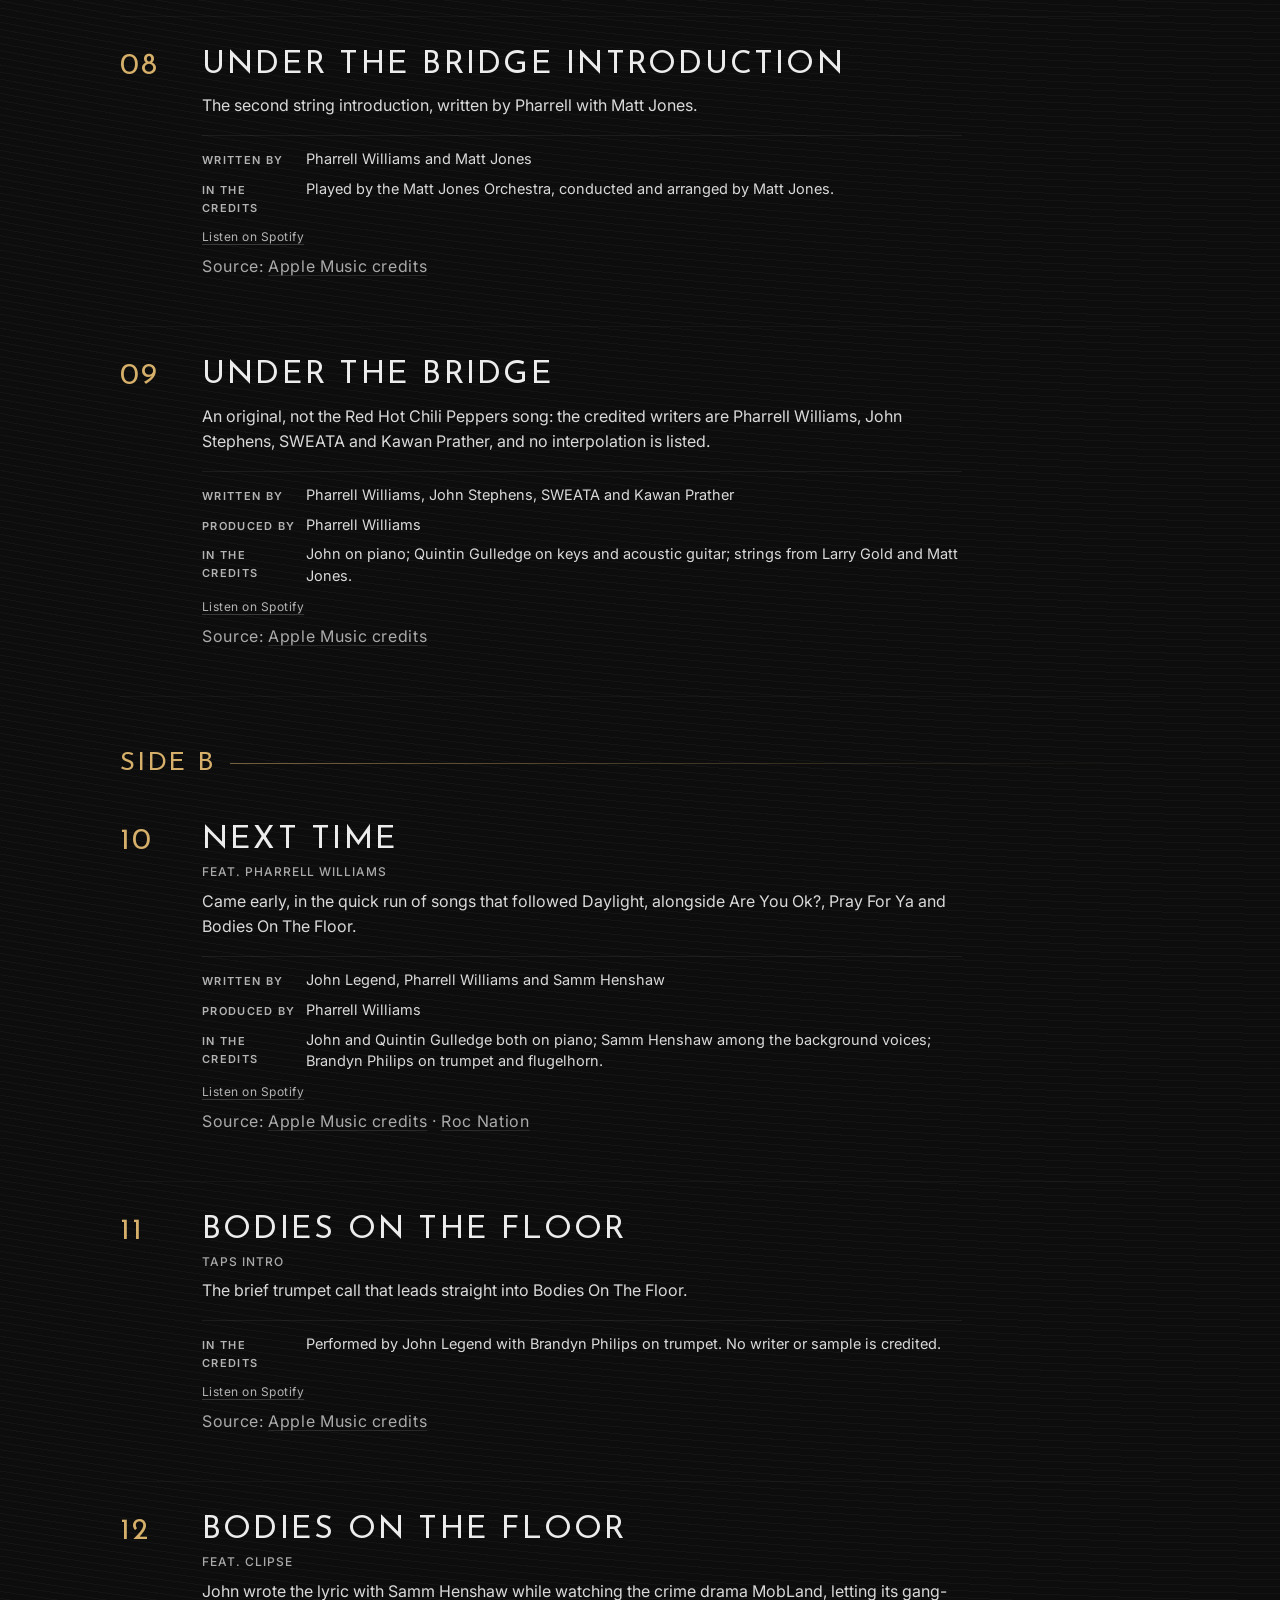
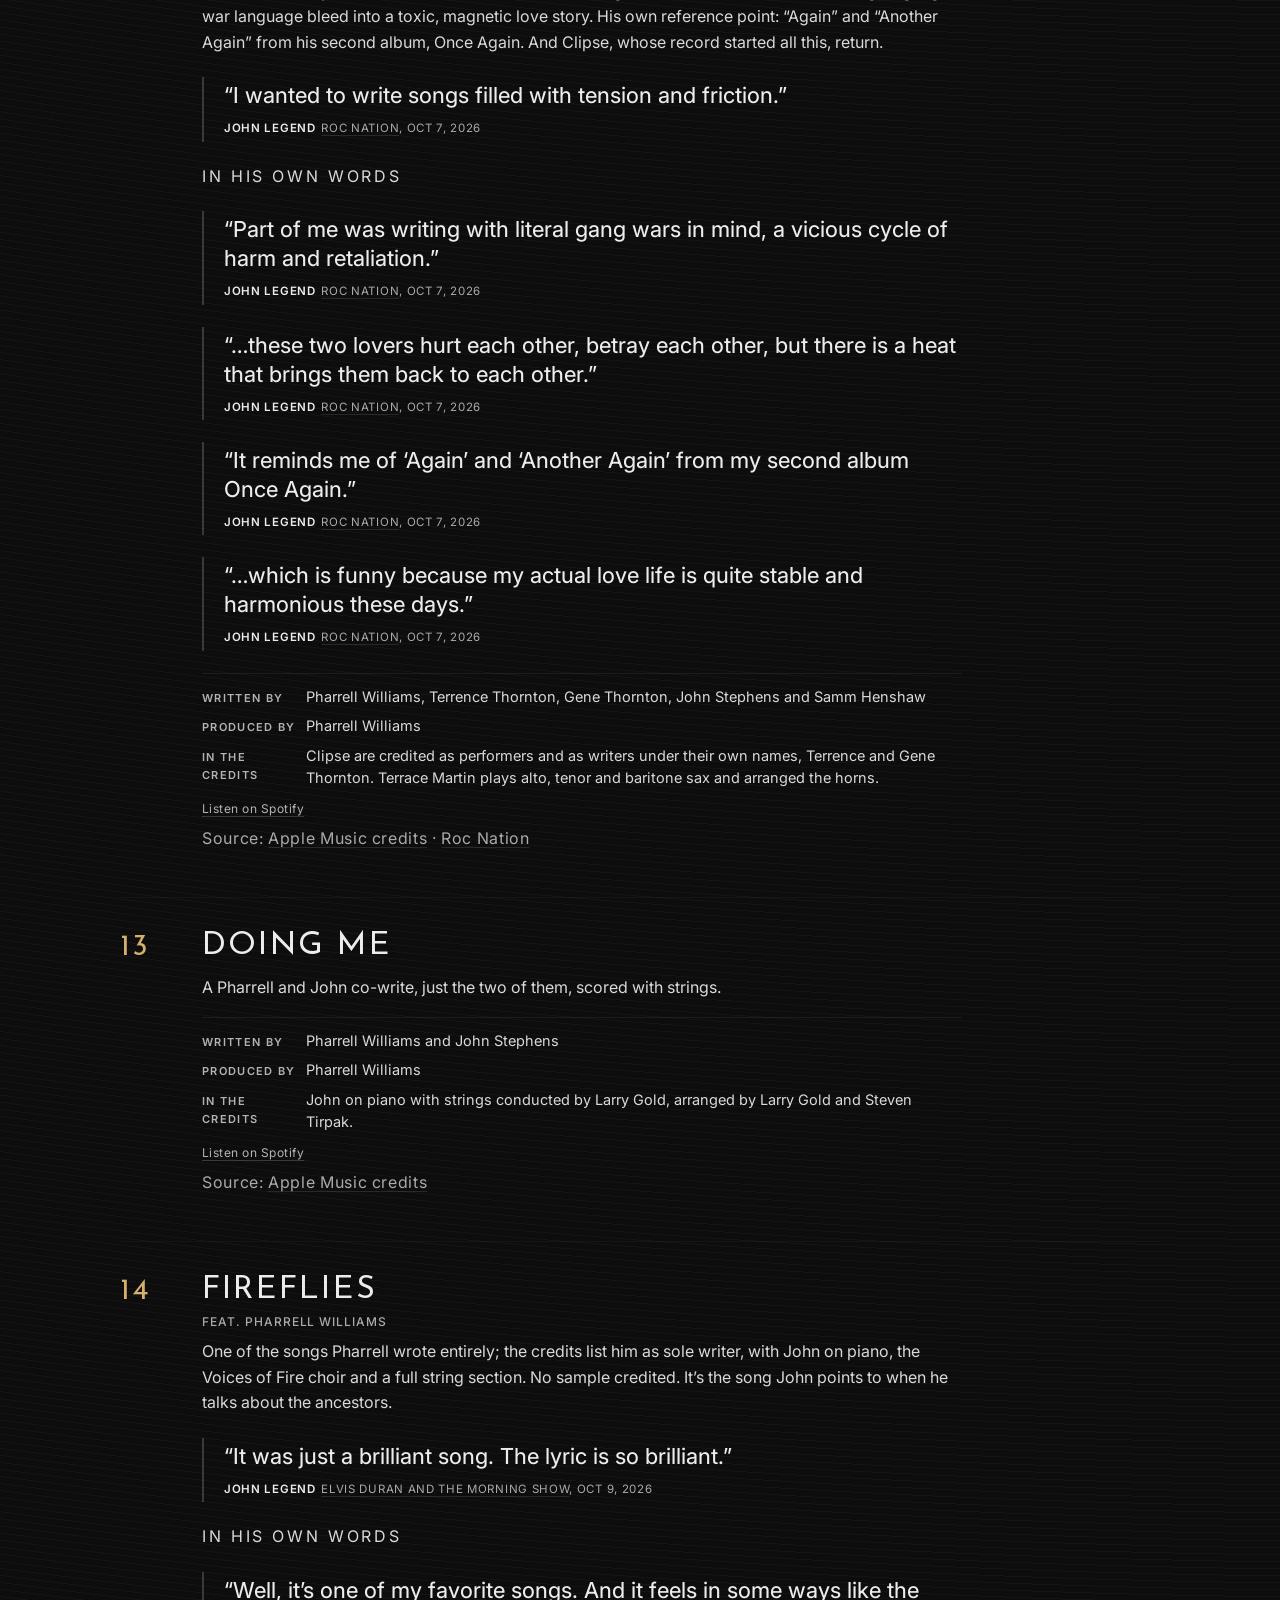
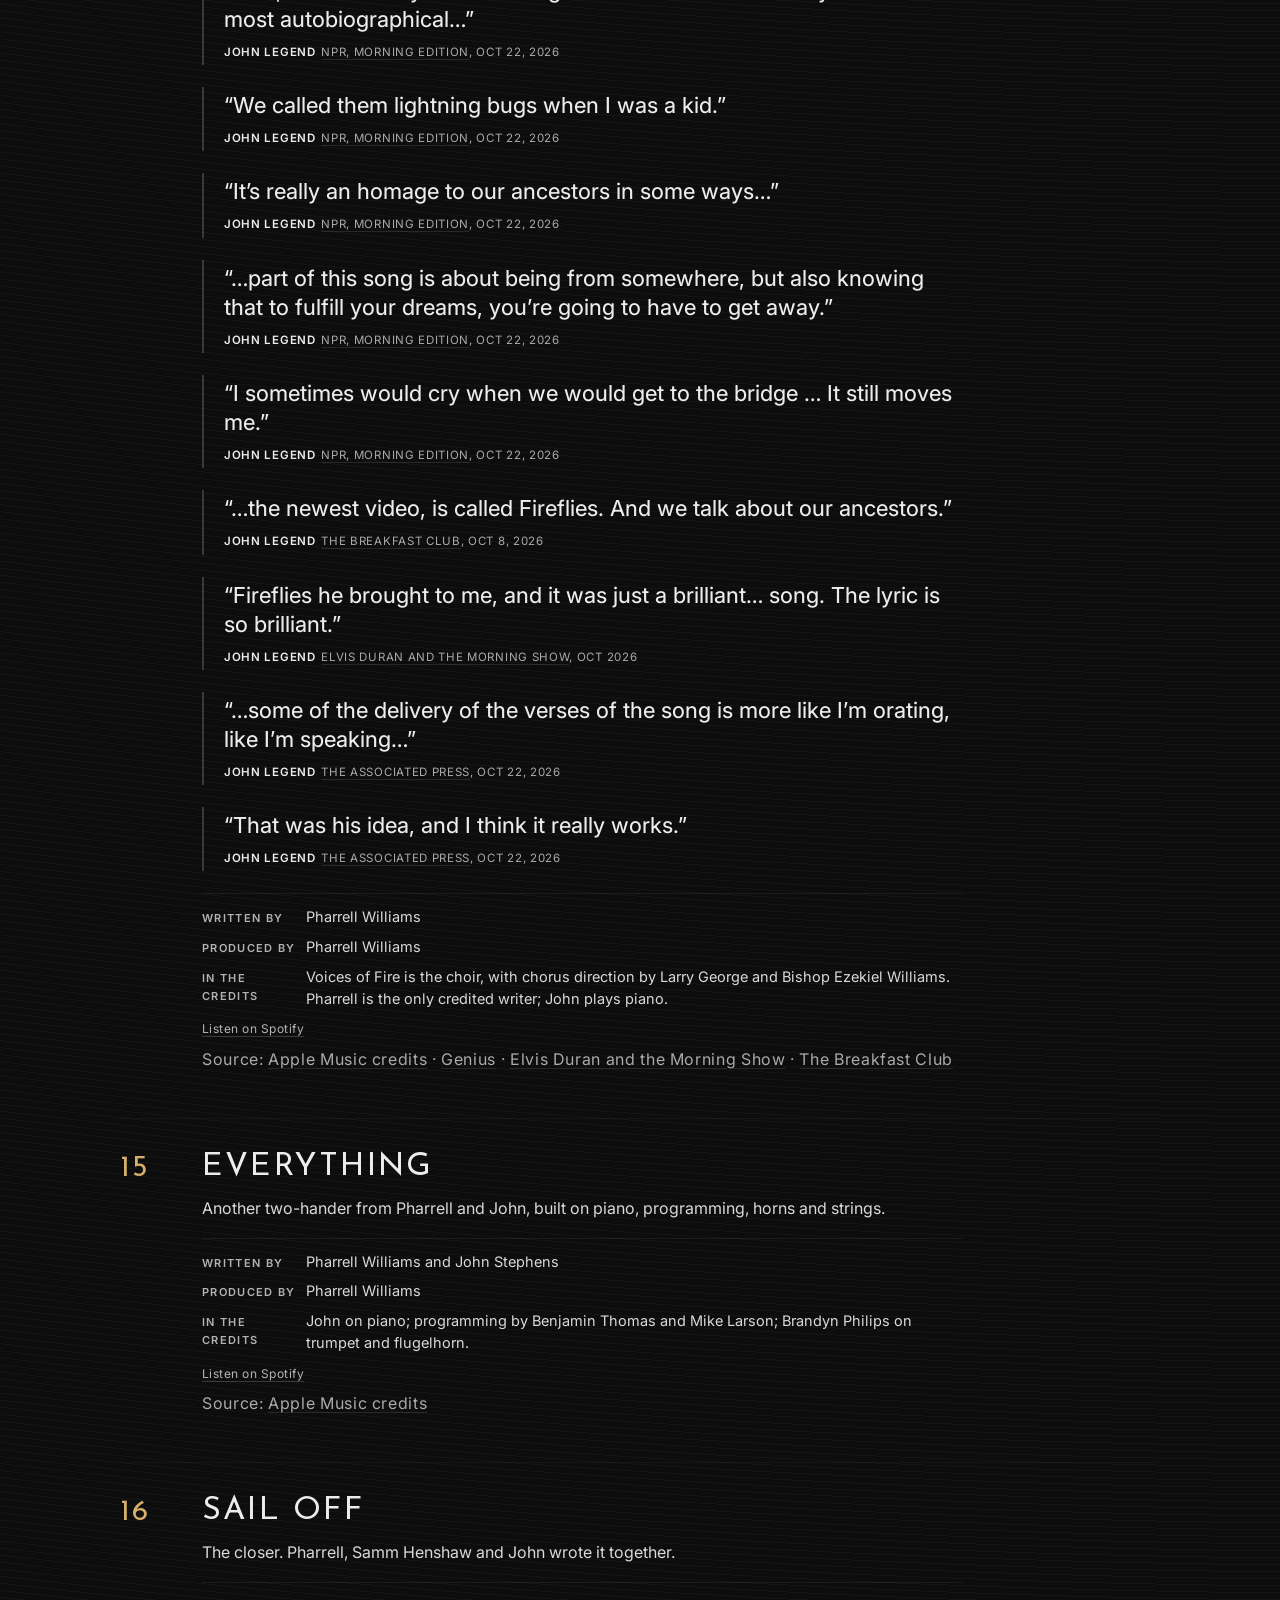
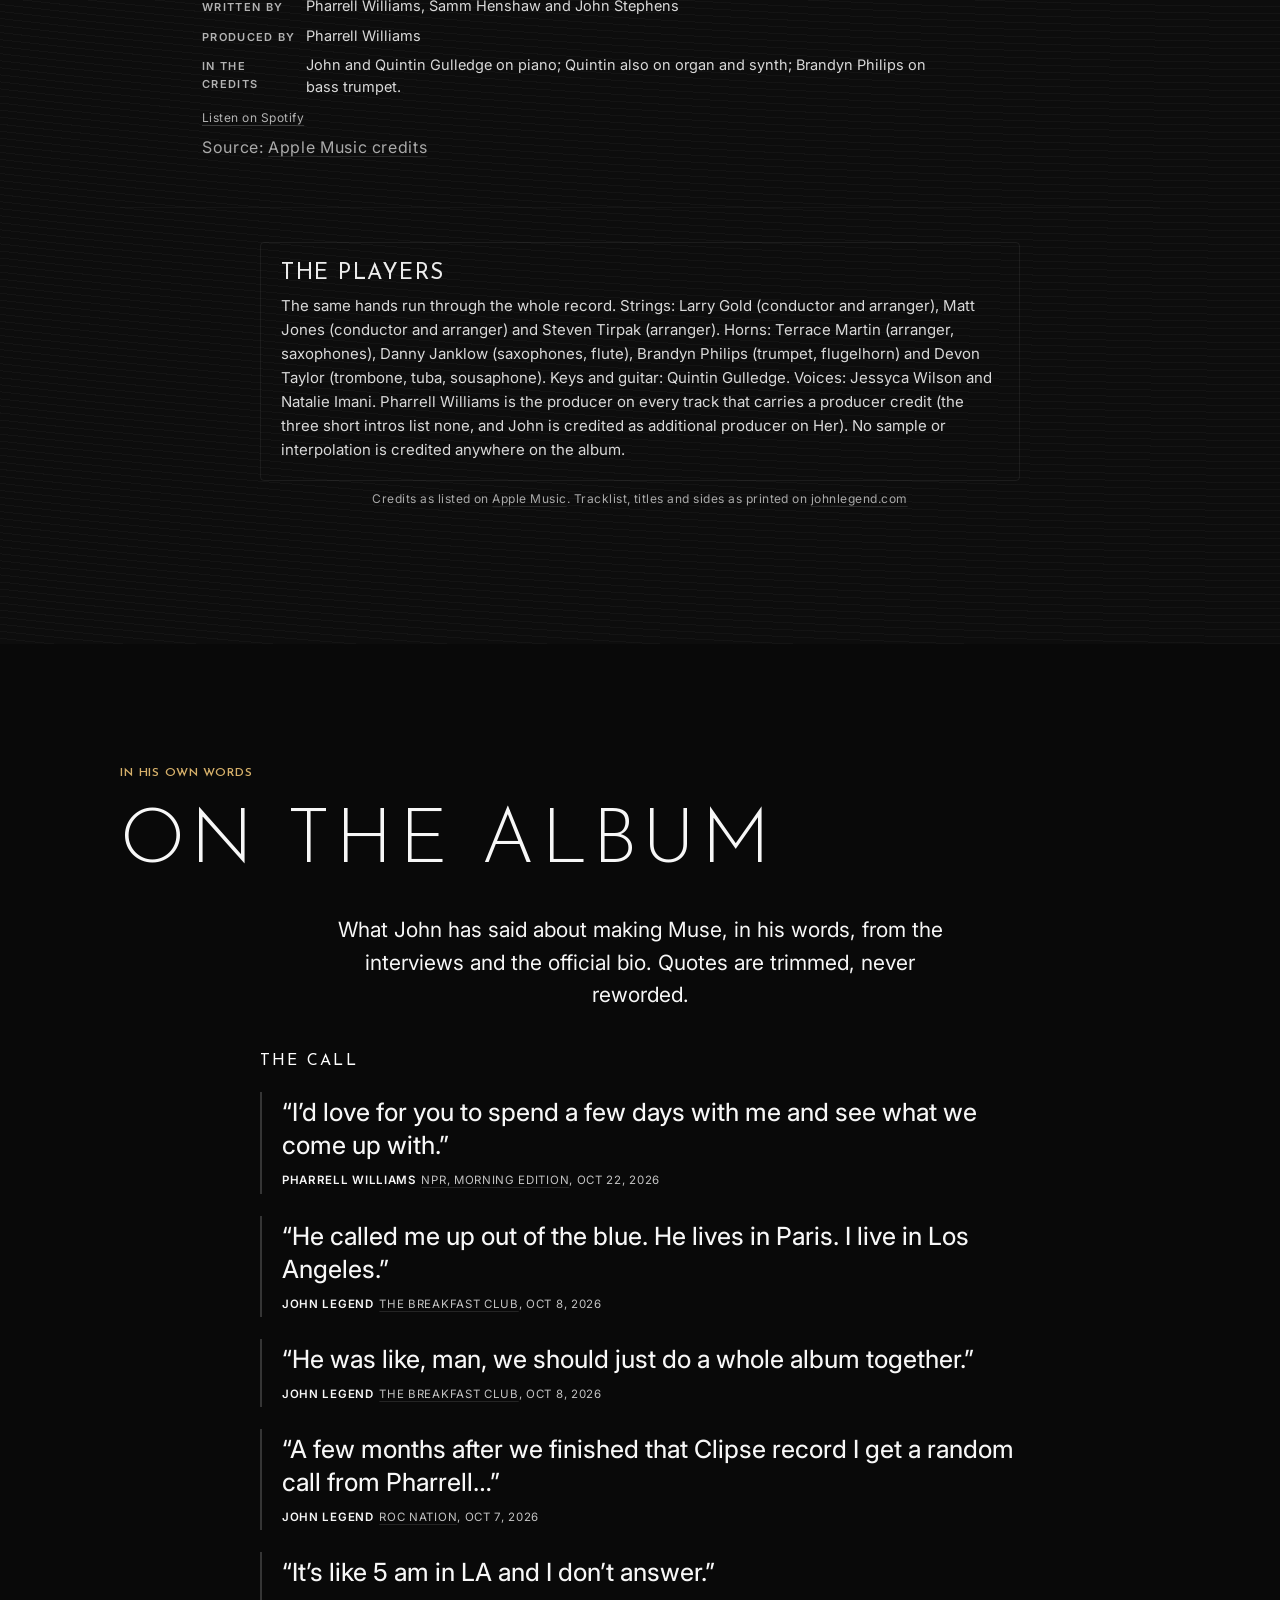
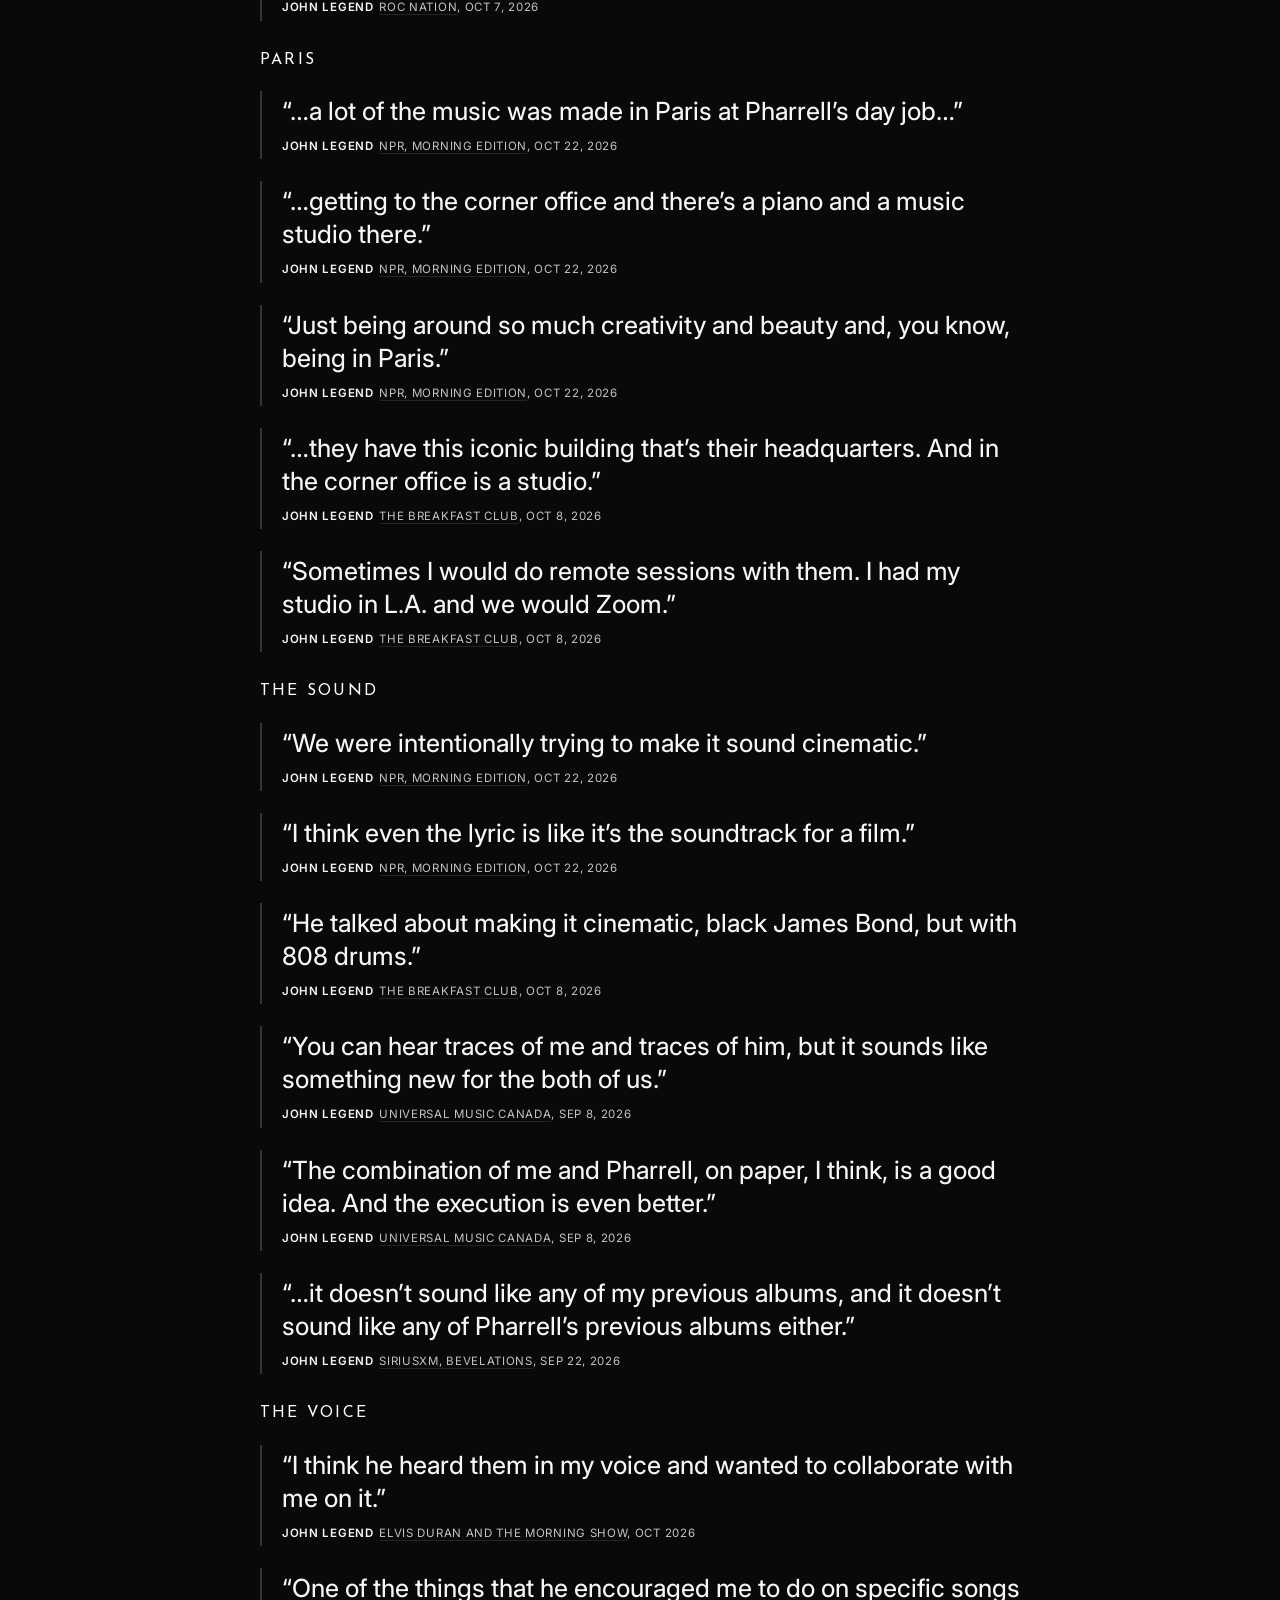
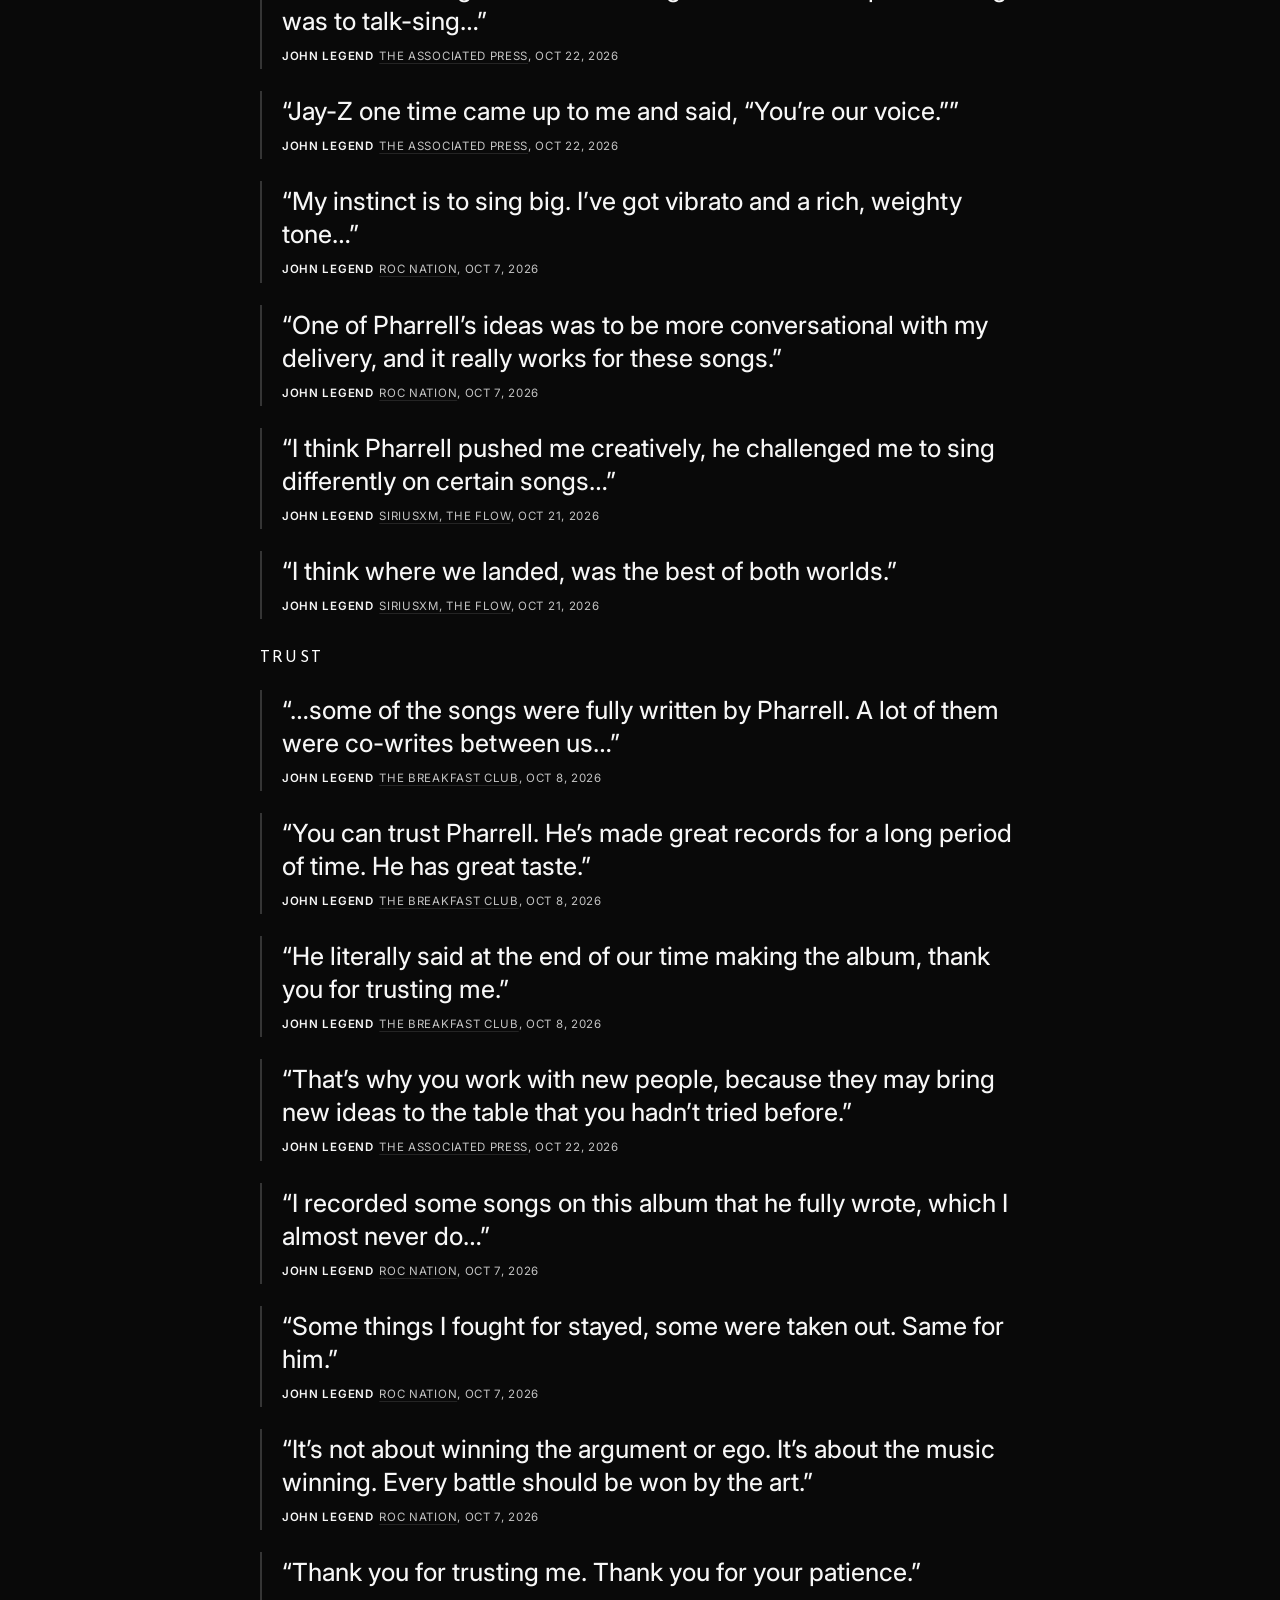
<file: words/index.html>
<!doctype html><html lang="en"><head><meta charset="utf-8"><meta name="viewport" content="width=device-width, initial-scale=1"><title>Tracks · The Roots of Muse</title>
<meta http-equiv="refresh" content="0; url=/tracks/#words"><link rel="canonical" href="/tracks/#words"><meta name="robots" content="noindex">
<script>location.replace("/tracks/#words");</script>
<style>body{margin:0;background:#000000;color:#dddddd;font-family:Inter,system-ui,sans-serif;display:grid;place-items:center;min-height:100vh}a{color:#ffffff}</style></head>
<body><p>This page has moved. <a href="/tracks/#words">Continue to Tracks</a>.</p></body></html>
</file>
<file: styles.css>
@font-face{font-family:"Playfair";src:url(assets/fonts/playfair.woff2) format("woff2");font-weight:400 900;font-style:normal;font-display:swap}
@font-face{font-family:"Playfair";src:url(assets/fonts/playfair-italic.woff2) format("woff2");font-weight:400 900;font-style:italic;font-display:swap}
@font-face{font-family:"Inter";src:url(assets/fonts/inter.woff2) format("woff2");font-weight:100 900;font-style:normal;font-display:swap}
:root{--cream:#ececec;--paper:#e3e3e3;--ink:#0d0d0d;--ink2:#181818;--gold:#d6b06a;--gold2:#d6b06a;--mute:#636363;--mute-d:#aaaaaa;--serif:"Playfair",Georgia,"Times New Roman",serif;--sans:"Inter",system-ui,-apple-system,"Segoe UI",sans-serif}
*{box-sizing:border-box}
html{scroll-behavior:smooth;-webkit-text-size-adjust:100%}
body{margin:0;background:#090909;color:#f7f7f7;font-family:var(--sans);font-size:17px;line-height:1.6;overflow-x:hidden;-webkit-font-smoothing:antialiased}
img{max-width:100%;height:auto;display:block}
a{color:inherit;text-decoration-color:rgba(255,255,255,0.18);text-underline-offset:3px;text-decoration-thickness:1px}
a:hover{color:#d6b06a}
:focus-visible{outline:2px solid rgba(255,255,255,0.18);outline-offset:3px;border-radius:2px}
.skip{position:absolute;left:-999px;top:8px;background:#0d0d0d;color:#ececec;padding:8px 14px;z-index:100}
.skip:focus{left:8px}
.grain{pointer-events:none;position:fixed;inset:-50%;width:200%;height:200%;z-index:50;opacity:.11;mix-blend-mode:multiply;background-image:url("data:image/svg+xml;utf8,<svg xmlns='http://www.w3.org/2000/svg' width='220' height='220'><filter id='n'><feTurbulence type='fractalNoise' baseFrequency='.85' numOctaves='3' stitchTiles='stitch'/><feColorMatrix values='0 0 0 0 0  0 0 0 0 0  0 0 0 0 0  0 0 0 .9 0'/></filter><rect width='100%' height='100%' filter='url(%23n)'/></svg>");animation:grain 1.2s steps(6) infinite}
@keyframes grain{0%{transform:translate(0,0)}20%{transform:translate(-3%,2%)}40%{transform:translate(2%,-3%)}60%{transform:translate(-2%,-1%)}80%{transform:translate(3%,3%)}100%{transform:translate(0,0)}}
.wrap{max-width:1120px;margin:0 auto;padding:0 22px}
.wrap.narrow{max-width:760px}
em{font-style:italic}

/* HERO */
.hero{position:relative;background:#0d0d0d;color:#ececec;overflow:hidden;padding:56px 0 40px}
.hero-grooves{position:absolute;left:50%;top:-30vw;width:160vw;height:160vw;max-width:1900px;max-height:1900px;transform:translateX(-50%);border-radius:50%;background:repeating-radial-gradient(circle at center,rgba(241,241,241,0.045) 0 1px,transparent 1px 6px);opacity:.9;animation:spin 120s linear infinite}
@keyframes spin{to{transform:translateX(-50%) rotate(360deg)}}
.hero-inner{position:relative;max-width:1120px;margin:0 auto;padding:0 22px;text-align:center}
.kicker{line-height:1.9;font-size:11px;letter-spacing:.22em;text-transform:uppercase;color:#d6b06a;margin:0 0 22px;font-weight:600}
.kicker em{font-family:var(--serif);text-transform:none;letter-spacing:.02em;font-size:14px;font-weight:500}
h1{font-family:var(--serif);font-weight:500;margin:0;line-height:.9;letter-spacing:-.01em;text-transform:uppercase}
h1 span{display:block}
.h1-a{font-size:clamp(46px,14.5vw,148px)}
.h1-b{font-size:clamp(46px,14.5vw,148px);font-style:italic;color:#d6b06a;text-transform:none;letter-spacing:-.02em;margin-top:.04em}
.subtitle{font-family:var(--serif);font-size:clamp(19px,5vw,28px);line-height:1.35;margin:22px auto 30px;color:#dddddd;max-width:30ch}
.subtitle .x{color:#d6b06a;padding:0 .1em}
.cover{margin:0 auto;max-width:520px;position:relative;transform:rotate(-1.2deg);box-shadow:0 30px 60px rgba(255,255,255,0.825),0 0 0 1px rgba(255,255,255,0.045)}
.cover::after{content:"";position:absolute;inset:0;box-shadow:inset 0 0 60px rgba(255,255,255,0.375);pointer-events:none}
.stats{list-style:none;padding:0;margin:40px auto 0;display:grid;grid-template-columns:repeat(4,1fr);max-width:720px;border-top:1px solid rgba(255,255,255,0.054);border-bottom:1px solid rgba(255,255,255,0.054)}
.stats li{padding:16px 4px;display:flex;flex-direction:column;align-items:center;gap:2px}
.stats li+li{border-left:1px solid rgba(255,255,255,0.036)}
.stats b{font-family:var(--serif);font-weight:500;font-size:clamp(24px,7vw,40px);line-height:1;color:#ececec}
.stats span{font-size:10px;letter-spacing:.14em;text-transform:uppercase;color:#aaaaaa;text-align:center;line-height:1.3}
.toc{display:flex;flex-wrap:wrap;justify-content:center;gap:8px 8px;margin:28px auto 0;max-width:720px}
.toc a{font-size:12px;letter-spacing:.08em;text-transform:uppercase;text-decoration:none;border:1px solid rgba(255,255,255,0.072);padding:8px 13px;border-radius:3px;color:#dddddd;transition:background .2s,color .2s}
.toc a:hover{background:#d6b06a;color:#0d0d0d}

/* SECTIONS */
.sec{padding:84px 0;position:relative}
.sec.dark{background:#0d0d0d;color:#ececec}
.sec.dark::before{content:"";position:absolute;inset:0;background:repeating-radial-gradient(circle at 110% -10%,rgba(241,241,241,0.03) 0 1px,transparent 1px 7px);pointer-events:none}
.sec>.wrap{position:relative}
.eyebrow{display:flex;align-items:center;gap:12px;font-size:12px;letter-spacing:.24em;text-transform:uppercase;font-weight:600;color:#d6b06a;margin:0 0 18px}
.dark .eyebrow{color:#d6b06a}
.eyebrow span{font-family:var(--serif);font-style:italic;letter-spacing:0;font-size:15px;text-transform:none;width:34px;height:34px;border-radius:50%;border:1px solid currentColor;display:inline-flex;align-items:center;justify-content:center}
.eyebrow.small{font-size:11px;margin-bottom:8px}
h2{font-family:var(--serif);font-weight:500;font-size:clamp(36px,9.6vw,76px);line-height:1.02;letter-spacing:-.015em;margin:0 0 28px}
h2 em{color:#d6b06a}
.dark h2 em{color:#d6b06a}
h3{font-family:var(--serif);font-weight:600;line-height:1.15}
.lede{font-size:clamp(18px,4.6vw,21px);line-height:1.55;margin:0 0 18px}
.lede.center,.center{text-align:center;margin-left:auto;margin-right:auto;max-width:640px}
.lede.center{margin-bottom:40px}
p{margin:0 0 16px}
.cols{display:grid;gap:28px;grid-template-columns:1fr}
.attrib{text-align:center;margin:-14px 0 22px}

/* QUOTES */
.pull{margin:22px 0;padding:4px 0 4px 20px;border-left:2px solid rgba(255,255,255,0.18);}
.pull p{font-family:var(--serif);font-style:italic;font-size:clamp(20px,5.2vw,25px);line-height:1.32;margin:0 0 10px;font-weight:450}
.dark .pull{border-left-color:rgba(255,255,255,0.18)}
cite{display:block;font-style:normal;font-size:11.5px;letter-spacing:.06em;text-transform:uppercase;color:#c4c4c4;line-height:1.5}
.dark cite{color:#aaaaaa}
cite .who{color:#f7f7f7;font-weight:600;margin-right:2px}
.dark cite .who{color:#ececec}
cite a{text-decoration-color:rgba(255,255,255,0.108)}
.src a,.srcinline a{text-decoration-color:rgba(255,255,255,0.108)}
.srcline,.note{font-size:12px;letter-spacing:.04em;color:#c4c4c4;margin-top:8px}
.dark .srcline,.dark .note{color:#aaaaaa}
.srcinline{display:block;font-size:12px;letter-spacing:.04em;color:#c4c4c4;margin-top:8px}

/* SPARK / DAYLIGHT */
.daylight{margin-top:56px;background:#0d0d0d;color:#ececec;padding:30px 22px 26px;display:grid;gap:22px;align-items:center;position:relative;overflow:hidden;border-radius:2px}
.daylight .eyebrow{color:#d6b06a}
.daylight h3{font-size:clamp(44px,12vw,72px);font-weight:500;font-style:italic;margin:0 0 14px;color:#d6b06a;line-height:1}
.daylight .pull{border-left-color:rgba(255,255,255,0.18)}
.daylight cite{color:#aaaaaa}.daylight cite .who{color:#ececec}
.daylight .note{color:#aaaaaa}
.daylight-disc{width:min(62vw,260px);margin:0 auto}
.groove-svg{width:100%;height:auto;display:block;animation:spin2 9s linear infinite;filter:drop-shadow(0 18px 30px rgba(0,0,0,0.5))}
@keyframes spin2{to{transform:rotate(360deg)}}

/* BRIEF */
.brief-grid{display:grid;gap:4px;grid-template-columns:1fr;margin-bottom:50px}
.talk{display:grid;gap:18px;border-top:1px solid rgba(255,255,255,0.054);border-bottom:1px solid rgba(255,255,255,0.054);padding:34px 0}
.talk h3{font-size:clamp(40px,11vw,66px);font-weight:500;font-style:italic;margin:0;color:#ececec;line-height:1.02}
.paris{margin-top:34px;font-size:15px;color:#d3d3d3}
.paris .lbl,.lbl{font-size:10.5px;letter-spacing:.2em;text-transform:uppercase;color:#d6b06a;font-weight:700;margin-right:8px}
.paris .src{font-size:12px;color:#aaaaaa}

/* MUSES */
.muse-grid{display:grid;gap:22px;grid-template-columns:1fr}
.muse{background:#0d0d0d;padding:30px 24px 22px;position:relative;overflow:hidden;border:1px solid rgba(255,255,255,0.12)}
.muse::before{content:"";position:absolute;right:-90px;top:-90px;width:230px;height:230px;border-radius:50%;background:repeating-radial-gradient(circle,rgba(13,13,13,0.07) 0 1px,transparent 1px 5px)}
.muse-num{font-family:var(--serif);font-style:italic;color:#d6b06a;font-size:18px;margin-bottom:4px;position:relative}
.muse h3{font-size:clamp(34px,9vw,46px);font-weight:500;margin:0 0 12px;position:relative}
.muse-track{font-size:15px;margin-bottom:14px}
.muse-track .lbl{color:#d6b06a}
.muse-track a{font-family:var(--serif);font-style:italic;font-size:19px}
.ours{display:inline-block;font-size:9.5px;letter-spacing:.14em;text-transform:uppercase;border:1px solid rgba(255,255,255,0.108);color:#d6b06a;border-radius:3px;padding:2px 8px;margin-left:6px;vertical-align:middle;font-style:normal;font-family:var(--sans);white-space:nowrap}
.ours.inline{margin-left:2px}
.muse .pull{margin-bottom:6px}
.also{margin-top:46px;text-align:center;border-top:1px solid rgba(255,255,255,0.225);padding-top:36px}
.also-names{font-family:var(--serif);font-size:clamp(28px,8vw,48px);font-style:italic;line-height:1.15;margin:0 0 6px}
.also-names span{color:#d6b06a}
.also .pull{border-left:0;padding:0;max-width:560px;margin:14px auto 0}

/* TRACKS */
.side{display:flex;align-items:center;gap:14px;margin:46px 0 8px}
.side-lbl{font-family:var(--serif);font-style:italic;font-size:26px;color:#d6b06a}
.side-rule{flex:1;height:1px;background:linear-gradient(90deg,rgba(214,176,106,.5),transparent)}
.tracklist{list-style:none;margin:0;padding:0}
.track{display:grid;grid-template-columns:44px 1fr;gap:12px;padding:22px 0;border-bottom:1px solid rgba(255,255,255,0.032)}
.tnum{font-family:var(--serif);font-size:22px;color:#d6b06a;line-height:1.35;font-feature-settings:"lnum"}
.track h3{font-size:clamp(24px,6.4vw,32px);font-weight:500;margin:0 0 10px;color:#ececec}
.track.no-story h3{color:#c5c5c5;margin-bottom:4px}
.feat{display:block;margin-top:6px;font-family:var(--sans);font-size:12px;letter-spacing:.08em;text-transform:uppercase;color:#aaaaaa;font-weight:500;vertical-align:middle}
.status{display:inline-block;vertical-align:middle;font-family:var(--sans);font-size:9.5px;letter-spacing:.16em;text-transform:uppercase;font-weight:700;padding:3px 8px;border-radius:3px}
.status.out{background:#d6b06a;color:#0d0d0d}
.track p{color:#d9d9d9;font-size:16px}
.track .pull p{color:#ececec;font-size:clamp(19px,4.8vw,22px)}
.quiet{color:#aaaaaa!important;font-size:14px!important;margin:0}
.tba{display:inline-block;font-size:10px;letter-spacing:.16em;text-transform:uppercase;font-weight:600;color:#d6b06a;border:1px dashed rgba(255,255,255,0.09);padding:3px 9px;border-radius:3px;margin-left:4px;white-space:nowrap}
.tba-line{margin:6px 0 0}
.tba-line .tba{margin-left:0}

/* TIMELINE */
.timeline{list-style:none;margin:10px 0 40px;padding:0 0 0 22px;position:relative}
.timeline::before{content:"";position:absolute;left:5px;top:8px;bottom:8px;width:1px;background:linear-gradient(#b8893b,rgba(184,137,59,.2))}
.timeline li{position:relative;padding:0 0 30px 18px}
.timeline li::before{content:"";position:absolute;left:-22px;top:7px;width:11px;height:11px;border-radius:50%;background:#090909;border:2px solid rgba(255,255,255,0.18)}
.timeline li:last-child::before{background:#b8893b}
.when{font-size:11px;letter-spacing:.2em;text-transform:uppercase;font-weight:700;color:#d6b06a;margin-bottom:2px}
.what h3{font-size:clamp(25px,6.6vw,34px);font-weight:500;margin:0 0 6px}
.what p{margin-bottom:6px}
.years .pull{max-width:720px;margin:10px auto 0}

/* LISTEN */
.embed{border-radius:14px;overflow:hidden;box-shadow:0 24px 50px rgba(255,255,255,0.75),0 0 0 1px rgba(255,255,255,0.045);background:#181818;margin:0 0 28px}
.embed iframe{display:block;border:0;width:100%}
.btn{display:inline-block;background:#d6b06a;color:#0d0d0d;text-decoration:none;font-weight:700;font-size:13px;letter-spacing:.16em;text-transform:uppercase;padding:16px 30px;border-radius:3px;transition:transform .2s,background .2s}
.btn:hover{background:#ececec;color:#0d0d0d;transform:translateY(-2px)}

/* FOOTER */
.foot{background:#0f0f0f;padding:64px 0 54px;font-size:14px;color:#dfdfdf}
.foot-title{font-family:var(--serif);font-style:italic;font-size:34px;margin:0 0 12px;color:#f7f7f7}
.foot-note{max-width:640px;color:#d6d6d6}
.foot-h{font-family:var(--sans);font-size:11px;letter-spacing:.22em;text-transform:uppercase;font-weight:700;color:#d6b06a;margin:34px 0 12px}
.sources{list-style:none;padding:0;margin:0;columns:1;column-gap:40px}
.sources li{break-inside:avoid;padding:7px 0;border-bottom:1px solid rgba(255,255,255,0.15);line-height:1.4;overflow-wrap:anywhere}
.sources .dt{display:block;font-size:11.5px;color:#bbbbbb;margin-top:1px}
.credits{font-size:13px;line-height:1.65;color:#d6d6d6;overflow-wrap:anywhere}
.madeby{font-family:var(--serif);font-size:22px;margin:40px 0 6px;color:#f7f7f7}
.top{font-size:12px;letter-spacing:.14em;text-transform:uppercase;text-decoration:none;color:#d6b06a}

/* REVEAL */
.js .reveal{opacity:0;transform:translateY(22px);transition:opacity .9s cubic-bezier(.2,.7,.2,1),transform .9s cubic-bezier(.2,.7,.2,1)}
.js .reveal.in{opacity:1;transform:none}
@media (prefers-reduced-motion:reduce){.js .reveal{opacity:1;transform:none;transition:none}.grain,.hero-grooves,.groove-svg{animation:none}html{scroll-behavior:auto}}

/* LARGER */
@media (min-width:760px){
  body{font-size:18px}
  .wrap{padding:0 40px}
  .hero{padding:80px 0 56px}
  .sec{padding:120px 0}
  .cols{grid-template-columns:1.1fr 1fr;gap:56px;align-items:start}
  .daylight{grid-template-columns:260px 1fr;padding:46px;gap:46px}
  .daylight-disc{width:100%}
  .brief-grid{grid-template-columns:repeat(3,1fr);gap:30px}
  .talk{grid-template-columns:1fr 1.4fr;gap:46px;padding:50px 0}
  .muse-grid{grid-template-columns:1fr 1fr;gap:26px}
  .track{grid-template-columns:70px 1fr;padding:30px 0}
  .tnum{font-size:30px}
  .track.has-story .tbody{max-width:760px}
  .timeline{padding-left:0;max-width:820px;margin-left:auto;margin-right:auto}
  .timeline::before{left:170px}
  .timeline li{display:grid;grid-template-columns:150px 1fr;gap:40px;padding-left:0}
  .timeline li::before{left:164px}
  .when{text-align:right;padding-top:6px}
  .sources{columns:2}
}
@media (min-width:1100px){
  .hero-inner{display:grid;grid-template-columns:1.05fr .95fr;grid-template-areas:"k c" "h c" "s c" "st st" "toc toc";column-gap:60px;text-align:left;align-items:center}
  .kicker{grid-area:k;align-self:end}
  h1{grid-area:h}
  .subtitle{grid-area:s;margin-left:0;align-self:start}
  .cover{grid-area:c}
  .stats{grid-area:st;max-width:none;width:100%;margin-top:56px}
  .toc{grid-area:toc;max-width:none}
  .h1-a,.h1-b{font-size:118px}
}

/* Play Muse v2: the notebook */
.play.paper{background:#ececec;color:#0d0d0d;padding:0}
.play .wrap.narrow{max-width:760px}
.pm-stage{position:relative}
.pm-js .pm-stage{height:185vh}
.pm-sticky{padding:72px 0 40px}
.pm-js .pm-sticky{position:sticky;top:0;min-height:100vh;min-height:100svh;display:flex;align-items:center;padding:56px 0 32px}
.pm-sticky .wrap{width:100%}
.pm-head{margin-bottom:22px!important;display:flex;justify-content:space-between;gap:12px;font:400 12px/1.2 "Josefin Sans",Inter,sans-serif;letter-spacing:.24em;text-transform:uppercase;color:#0d0d0d;border-top:2px solid #0d0d0d;border-bottom:1px solid #0d0d0d;padding:10px 0;margin:0 0 30px}
.pm-head span:last-child{color:#636363}
.pm-hero{width:100%;margin:4px 0 34px}
.pm-svg{display:block;width:100%;height:auto;overflow:visible}
.pm-ln{stroke:#0d0d0d;stroke-width:1}
.pm-st{stroke:#0d0d0d;stroke-width:1.3;stroke-linecap:butt}
.pm-bm{stroke:#0d0d0d;stroke-width:4.6;stroke-linecap:butt}
.pm-bm2{stroke:#0d0d0d;stroke-width:3.2}
.pm-sl{fill:none;stroke:#0d0d0d;stroke-width:1.3;stroke-linecap:round}
.pm-clef{fill:none;stroke:#0d0d0d;stroke-width:2.3;stroke-linecap:round;stroke-linejoin:round}
.pm-hd{fill:#0d0d0d}
.pm-hh{fill:none;stroke:#0d0d0d;stroke-width:1.6}
.pm-ts{font:800 23px/1 var(--serif);fill:#0d0d0d}
.pm-js .pm-ln,.pm-js .pm-st,.pm-js .pm-bm,.pm-js .pm-bm2,.pm-js .pm-sl,.pm-js .pm-clef{stroke-dasharray:1 1;stroke-dashoffset:1;transition:stroke-dashoffset .55s cubic-bezier(.6,0,.2,1)}
.pm-js .pm-ln{transition-duration:.9s}
.pm-js .pm-clef{transition-duration:1.1s}
.pm-js .pm-hd,.pm-js .pm-hh{opacity:0;transform:translateY(-16px);transition:opacity .25s ease,transform .45s cubic-bezier(.3,1.6,.5,1)}
.pm-js .pm-k:not(.w){stroke-linecap:butt}
.pm-js .pm-k.w{stroke-dashoffset:0;opacity:1;transform:none}
.pm-title{font-size:clamp(84px,25vw,170px);line-height:.95!important;letter-spacing:.01em!important;text-align:left;margin:0;color:#0d0d0d;display:flex;flex-wrap:wrap;gap:0 .2em}
.pm-title span{display:inline-block}
.pm-js .pm-title span{clip-path:inset(0 100% 0 0);transform:translateY(.12em);transition:clip-path .8s cubic-bezier(.7,0,.2,1),transform .8s cubic-bezier(.2,.8,.2,1)}
.pm-js .pm-t2{transition-delay:.18s!important}
.pm-js.pm-t-on .pm-title span{clip-path:inset(0 0 0 0);transform:none}
.pm-rule{height:6px;background:#d6b06a;margin:18px 0 18px;transform-origin:left;width:100%}
.pm-js .pm-rule{transform:scaleX(0);transition:transform .9s cubic-bezier(.7,0,.2,1) .25s}
.pm-js.pm-t-on .pm-rule{transform:none}
.pm-lede{font-size:19px;line-height:1.5;margin:0 0 10px;max-width:560px}
.pm-js .pm-lede,.pm-js .pm-hero-note{opacity:0;transform:translateY(12px);transition:opacity .6s ease,transform .6s ease}
.pm-js.pm-l-on .pm-lede,.pm-js.pm-l-on .pm-hero-note{opacity:1;transform:none}
.pm-note-ill{font-size:12px;letter-spacing:.06em;color:#636363;margin:0}
.pm-desk{padding:40px 22px 72px}
.pm-kicker,.pm-cta-k,.pm-d-h{font:600 11px/1.2 var(--sans);letter-spacing:.24em;text-transform:uppercase;margin:0 0 10px}
.pm-kicker{color:#636363}
.pm-desk-h{font-size:40px;line-height:1;margin:0 0 26px}
.pm-fan{list-style:none;margin:0 auto;padding:0;position:relative;height:510px;max-width:340px}
.pm-fan li{position:absolute;left:0;right:0;top:0;pointer-events:none}
.pm-fan .pm-page{pointer-events:auto}
.pm-page{--rot:0deg;position:relative;display:flex;flex-direction:column;align-items:stretch;text-align:left;width:100%;height:300px;padding:16px 18px 14px;background:#fbfbf8;color:#0d0d0d;border:1px solid #0d0d0d;border-radius:2px;font:inherit;cursor:pointer;-webkit-tap-highlight-color:transparent;box-shadow:0 2px 0 rgba(13,13,13,.9),0 14px 26px rgba(13,13,13,.14);transform:translate3d(0,calc(var(--i)*16px),0) rotate(calc(var(--i)*1deg));transition:transform .9s cubic-bezier(.2,.8,.2,1)}
.pm-fan li:nth-child(1) .pm-page{--rot:-2.5deg}
.pm-fan li:nth-child(2) .pm-page{--rot:1.8deg}
.pm-fan li:nth-child(3) .pm-page{--rot:-.8deg}
.pm-fan.on .pm-page{transform:translate3d(0,calc(var(--i)*104px),0) rotate(var(--rot))}
.pm-fan.on li:nth-child(2) .pm-page{transition-delay:.12s}
.pm-fan.on li:nth-child(3) .pm-page{transition-delay:.24s}
.pm-fan.on .pm-page:active{transform:translate3d(0,calc(var(--i)*104px - 8px),0) rotate(0deg);transition-duration:.2s;transition-delay:0s}
@media (hover:hover){.pm-fan.on .pm-page:hover{transform:translate3d(0,calc(var(--i)*104px - 10px),0) rotate(0deg);transition-delay:0s}}
.pm-pg-top{display:flex;justify-content:space-between;font:600 10px/1 var(--sans);letter-spacing:.22em;text-transform:uppercase;color:#636363;border-bottom:1px solid #0d0d0d;padding-bottom:8px}
.pm-pg-title{font-family:"Josefin Sans",Inter,sans-serif;font-weight:400;text-transform:uppercase;font-size:27px;line-height:1.05;letter-spacing:.05em;margin:12px 0 4px}
.pm-pg-by{font:500 12px/1.2 var(--sans);letter-spacing:.08em;text-transform:uppercase;color:#636363}
.pm-mini{display:block;margin-top:auto}
.pm-pg-open{display:block;font:700 11px/1 var(--sans);letter-spacing:.18em;text-transform:uppercase;margin-top:16px;color:#0d0d0d}
.pm-pg-open::after{content:"";display:inline-block;width:22px;height:1px;background:#0d0d0d;vertical-align:middle;margin-left:10px}
.pm-tap{font-size:14px;color:#636363;margin:8px 0 0;text-align:center}
.pm-cta{background:#0d0d0d;color:#ececec;padding:72px 0 76px}
.pm-cta-k{color:#d6b06a}
.pm-cta-h{font-family:"Josefin Sans",Inter,sans-serif;font-weight:300;text-transform:uppercase;font-size:clamp(38px,11vw,72px);line-height:1.05;letter-spacing:.04em;margin:0 0 16px}
.pm-cta-songs{font:600 12px/1.6 var(--sans);letter-spacing:.16em;text-transform:uppercase;color:#aaaaaa;margin:0 0 30px}
.pm-cta-songs span{color:#d6b06a;margin:0 4px}
.pm-cta .play-btns{justify-content:flex-start;flex-direction:column;align-items:stretch;gap:12px;margin:0 0 24px;max-width:420px}
.pm-cta .btn{text-align:center}
.btn.pm-big{font-size:14px;padding:22px 24px}
.btn.btn-line{background:transparent;color:#d6b06a;border:1px solid #d6b06a;padding:15px 29px}
.btn.btn-line:hover{background:#d6b06a;color:#0d0d0d}
.pm-cta .play-note{text-align:left;margin:0;font-size:15px;color:#bdbdbd;max-width:560px}
.play-note a{color:#d6b06a}
.pm-lock,.pm-lock body{overflow:hidden}
.pm-dlg{position:fixed;inset:0;width:100%;height:100%;max-width:none;max-height:none;margin:0;padding:0;border:0;background:#fbfbf8;color:#0d0d0d;transform-origin:center}
.pm-dlg::backdrop{background:rgba(13,13,13,.6)}
.pm-dlg-in{height:100%;overflow-y:auto;-webkit-overflow-scrolling:touch;overscroll-behavior:contain;padding:18px 22px 48px}
.pm-dlg-body{max-width:640px;margin:0 auto}
.pm-close{position:sticky;top:0;float:right;z-index:2;background:#0d0d0d;color:#ececec;border:0;border-radius:2px;font:700 11px/1 var(--sans);letter-spacing:.18em;text-transform:uppercase;padding:12px 14px;cursor:pointer;margin:0 0 8px 12px}
.pm-d-top{display:flex;justify-content:space-between;gap:10px;font:600 10px/1.3 var(--sans);letter-spacing:.2em;text-transform:uppercase;color:#636363;border-top:2px solid #0d0d0d;padding-top:10px;margin:46px 0 0;clear:both}
.pm-d-title{font-size:clamp(40px,12vw,76px);line-height:1!important;margin:20px 0 8px;text-align:center}
.pm-d-by{text-align:center;font:600 12px/1.3 var(--sans);letter-spacing:.14em;text-transform:uppercase;margin:0 0 6px}
.pm-d-credit{text-align:center;font-size:13px;line-height:1.45;color:#636363;margin:0 auto 22px;max-width:420px}
.pm-d-score .pm-svg{margin:0 0 4px}
.pm-dlg .pm-note-ill{margin:6px 0 30px}
.pm-js .pm-dlg .pm-d-title,.pm-js .pm-dlg .pm-d-by,.pm-js .pm-dlg .pm-d-credit{opacity:0;transform:translateY(10px);transition:opacity .5s ease,transform .5s ease}
.pm-dlg.in .pm-d-title,.pm-dlg.in .pm-d-by,.pm-dlg.in .pm-d-credit{opacity:1!important;transform:none!important}
.pm-dlg.in .pm-d-by{transition-delay:.08s}.pm-dlg.in .pm-d-credit{transition-delay:.16s}
.pm-d-h{color:#0d0d0d;border-top:1px solid #0d0d0d;padding-top:12px}
.pm-d-story{margin:0 0 28px}
.pm-d-story div{display:grid;grid-template-columns:92px 1fr;gap:12px;padding:14px 0;border-bottom:1px solid rgba(13,13,13,.18)}
.pm-d-story dt{font:700 11px/1.5 var(--sans);letter-spacing:.14em;text-transform:uppercase;color:#636363}
.pm-d-story dd{margin:0;font-size:16px;line-height:1.5}
.pm-d-line dd q{display:block;font-family:var(--serif);font-weight:600;font-size:23px;line-height:1.25;quotes:"\201C" "\201D" "\2018" "\2019"}
.pm-d-line dd span{display:block;font-size:12px;color:#636363;margin-top:8px;letter-spacing:.04em}
.pm-d-acts{display:flex;flex-direction:column;gap:12px;margin:0 0 14px}
.pm-d-acts .btn{text-align:center}
.pm-play{display:inline-flex;align-items:center;justify-content:center;gap:10px;background:transparent;color:#0d0d0d;border:1px solid #0d0d0d;border-radius:3px;padding:15px 18px;font:700 13px/1 var(--sans);letter-spacing:.14em;text-transform:uppercase;cursor:pointer}
.pm-play[aria-pressed="true"]{background:#0d0d0d;color:#ececec}
.pm-ico{width:0;height:0;border-left:9px solid currentColor;border-top:5.5px solid transparent;border-bottom:5.5px solid transparent}
.pm-play[aria-pressed="true"] .pm-ico{width:9px;height:11px;border:0;border-left:3px solid currentColor;border-right:3px solid currentColor}
.pm-dlg.playing .pm-hd{animation:pmNod .5s ease-in-out infinite alternate}
.pm-dlg.playing .pm-svg:nth-child(2) .pm-hd{animation-delay:.25s}
@keyframes pmNod{to{transform:translateY(-2px)}}
.pm-d-small{font-size:12px;color:#636363;margin:0}
@media (min-width:760px){
  .pm-js .pm-stage{height:200vh}
  .pm-fan{max-width:none;height:360px}
  .pm-fan li{width:31%;right:auto}
  .pm-fan li:nth-child(1){left:0}.pm-fan li:nth-child(2){left:34.5%}.pm-fan li:nth-child(3){left:69%}
  .pm-fan .pm-page{transform:translate3d(calc((1 - var(--i))*100%),0,0) rotate(0deg)}
  .pm-fan.on .pm-page{transform:translate3d(0,0,0) rotate(var(--rot))}
  .pm-fan.on .pm-page:active,.pm-fan.on .pm-page:hover{transform:translate3d(0,-10px,0) rotate(0deg)}
  .pm-cta .play-btns{flex-direction:row}
}
@media (prefers-reduced-motion:reduce){
  .pm-js .pm-stage{height:auto}
  .pm-js .pm-sticky{position:static;min-height:0}
  .pm-js .pm-k,.pm-js .pm-title span,.pm-js .pm-rule,.pm-js .pm-lede,.pm-js .pm-hero-note,.pm-page,.pm-js .pm-dlg .pm-d-title,.pm-js .pm-dlg .pm-d-by,.pm-js .pm-dlg .pm-d-credit{transition:none!important;animation:none!important}
  .pm-js .pm-k{stroke-dashoffset:0;opacity:1;transform:none}
  .pm-js .pm-title span{clip-path:none;transform:none}
  .pm-js .pm-rule{transform:none}
  .pm-js .pm-lede,.pm-js .pm-hero-note{opacity:1;transform:none}
  .pm-dlg.playing .pm-hd{animation:none}
}

/* play along */
.pm-dy{font:700 13px/1 var(--serif);fill:#0d0d0d;letter-spacing:.02em}
.pm-hp{fill:none;stroke:#0d0d0d;stroke-width:1.2;stroke-linecap:round;stroke-linejoin:round}
.pm-js .pm-hp{stroke-dasharray:1 1;stroke-dashoffset:1;transition:stroke-dashoffset .55s cubic-bezier(.6,0,.2,1)}
.pm-js .pm-dy{opacity:0;transition:opacity .4s ease}
.pm-js .pm-dy.w{opacity:1}
.pm-ph{fill:#0d0d0d;opacity:0}
.pm-nt,.pm-stm,.pm-bm,.pm-ln{transform-box:fill-box;transform-origin:50% 50%}
.pm-stm.pm-up{transform-origin:50% 100%}.pm-stm.pm-dn{transform-origin:50% 0}
.pm-dlg.playing .pm-hd{animation:none}
.pm-pa .pm-svg{opacity:.4;transition:opacity .35s ease}
.pm-pa .pm-svg.pm-act{opacity:1}
.pm-pa .pm-act .pm-ph{opacity:1;will-change:transform}
.pm-pa .pm-hd.pm-hit{fill:#d6b06a}
.pm-pa .pm-hh.pm-hit{stroke:#d6b06a}
.pm-pa .pm-stm.pm-hit,.pm-pa .pm-bm.pm-hit{stroke:#d6b06a}
.pm-pa .pm-act .pm-stm.pm-k.w{transform:scaleY(calc(1 + var(--f,0)*.08))}
.pm-pa .pm-act .pm-bm.pm-up.pm-k.w{transform:translateY(calc(var(--f,0)*-2.2px))}
.pm-pa .pm-act .pm-bm.pm-dn.pm-k.w{transform:translateY(calc(var(--f,0)*2.2px))}
.pm-pa .pm-act .pm-ln.pm-k.w{transform:translateY(calc(var(--v,0)*var(--o,1)*1px))}
.pm-pa .pm-ln{transition:stroke .25s ease}
.pm-pa .pm-loud .pm-ln{stroke:#d6b06a}
.pm-pa .pm-dy.pm-k:not(.pm-r){opacity:0}
.pm-pa .pm-dy.pm-r{opacity:1;transition:opacity .3s ease}
.pm-pa .pm-sl.pm-k:not(.pm-r),.pm-pa .pm-hp.pm-k:not(.pm-r){stroke-dashoffset:1;transition-duration:0s}
.pm-pa .pm-sl.pm-r,.pm-pa .pm-hp.pm-r{stroke-dashoffset:0;transition-timing-function:linear}
@keyframes pmPop{0%{transform:scale(1)}30%{transform:translateY(-2.5px) scale(1.45)}100%{transform:none}}
.pm-pa .pm-nt.pm-pop{animation:pmPop .42s cubic-bezier(.3,1.5,.5,1)}
.pm-pa-bar{display:flex;align-items:center;flex-wrap:wrap;gap:10px 14px;margin:18px 0 10px}
.pm-pa-bar .pm-play{padding:12px 16px}
.pm-pa-t{font:600 12px/1 var(--sans);letter-spacing:.12em;color:#636363;font-variant-numeric:tabular-nums}
.pm-pa-prog{flex:1 0 100%;height:14px;position:relative;cursor:pointer}
.pm-pa-prog::before,.pm-pa-prog span{content:"";position:absolute;left:0;right:0;top:6px;height:2px;background:#0d0d0d;opacity:.15}
.pm-pa-prog span{opacity:1;background:#d6b06a;transform:scaleX(0);transform-origin:left}
.pm-hp-row{display:flex;align-items:center;gap:14px;margin:14px 0 0;flex-wrap:wrap}
.pm-hp-cap{font-size:13px;line-height:1.4;color:#636363;flex:1 1 160px}
.pm-js .pm-hp-row{opacity:0;transform:translateY(12px);transition:opacity .6s ease,transform .6s ease}
.pm-js.pm-l-on .pm-hp-row{opacity:1;transform:none}
.pm-rm .pm-ph{display:none}
@media (prefers-reduced-motion:reduce){
  .pm-pa .pm-nt.pm-pop{animation:none}
  .pm-pa .pm-act .pm-stm.pm-k.w,.pm-pa .pm-act .pm-bm.pm-k.w,.pm-pa .pm-act .pm-ln.pm-k.w{transform:none}
  .pm-js .pm-hp-row{opacity:1;transform:none;transition:none}
  .pm-pa .pm-svg{opacity:1}
}
</file>
<file: assets/rm.css>
@font-face{font-family:"Josefin Sans";src:url(/assets/fonts/josefin-sans.woff2) format("woff2");font-weight:100 700;font-style:normal;font-display:swap}
@font-face{font-family:"Inter";src:url(/assets/fonts/inter.woff2) format("woff2");font-weight:100 900;font-style:normal;font-display:swap}
.rm-nav{position:relative;z-index:50;background:#000;border-bottom:1px solid rgba(255,255,255,.12)}
.rm-nav-in{display:flex;gap:22px;overflow-x:auto;-webkit-overflow-scrolling:touch;scrollbar-width:none;padding:14px 20px;max-width:1100px;margin:0 auto;justify-content:flex-start}
.rm-nav-in::-webkit-scrollbar{display:none}
.rm-nav a{flex:0 0 auto;font-family:"Josefin Sans",Inter,system-ui,sans-serif;font-weight:400;font-size:12.5px;letter-spacing:.16em;text-transform:uppercase;color:#a8a8a8;text-decoration:none;padding:2px 0;border:0;background:none;border-radius:0;font-style:normal}
.rm-nav a:hover,.rm-nav a:focus-visible{color:#fff}
.rm-nav a[aria-current=page]{color:#fff;box-shadow:inset 0 -1px 0 #fff}
@media(min-width:900px){.rm-nav-in{justify-content:center}}
.rm-foot{background:#000;color:#9a9a9a;border-top:1px solid rgba(255,255,255,.12);padding:26px 20px 34px;text-align:center;font-family:Inter,system-ui,sans-serif}
.rm-off{margin:0;display:flex;flex-wrap:wrap;justify-content:center;align-items:baseline;gap:6px 10px;font-size:14px;line-height:1.6}
.rm-off a{color:#fff;text-decoration:underline;text-underline-offset:3px;text-decoration-thickness:1px}
.rm-off-l{font-family:"Josefin Sans",Inter,sans-serif;font-size:11.5px;letter-spacing:.18em;text-transform:uppercase;color:#8a8a8a}
.rm-fine{margin:10px 0 0;font-size:12px;color:#777}
/* type: headings Josefin Sans, upright, uppercase; body Inter */
body.rm-type{font-family:Inter,system-ui,sans-serif}
body.rm-type h1,body.rm-type h2,body.rm-type h3,body.rm-type h4,body.rm-type .eyebrow,body.rm-type .kicker,body.rm-type .foot-title,body.rm-type .foot-h,body.rm-type .side-lbl,body.rm-type .tnum,body.rm-type .muse-num{font-family:"Josefin Sans",Inter,sans-serif!important;font-style:normal!important;text-transform:uppercase;letter-spacing:.07em}
body.rm-type h1 em,body.rm-type h2 em,body.rm-type h3 em,body.rm-type h1 i,body.rm-type h2 i,body.rm-type h3 i{font-style:normal!important;font-family:inherit!important}
body.rm-type h1,body.rm-type h2{font-weight:300!important;line-height:1.12}
body.rm-type h3,body.rm-type h4{font-weight:400!important}
body.rm-type p,body.rm-type li,body.rm-type dd,body.rm-type dt,body.rm-type blockquote,body.rm-type cite,body.rm-type .subtitle,body.rm-type .lede{font-family:Inter,system-ui,sans-serif}
body.rm-type blockquote p{font-style:normal}

/* single restrained accent */
.rm-nav a[aria-current=page]{color:#d6b06a;box-shadow:inset 0 -1px 0 #d6b06a}
/* de-templating: link chips become plain text links */
.dc-jump a,.pl-endlinks a,.qz-more a,.tries button,.toreset,.ours,.ours.inline,.dc-back,.pl-start{border:0!important;background:none!important;border-radius:0!important;padding-left:0!important;padding-right:0!important;box-shadow:none!important;text-decoration:underline;text-underline-offset:4px;text-decoration-thickness:1px;text-decoration-color:rgba(255,255,255,.35)}
.dc-jump{gap:6px 16px!important}
.pl-endlinks,.qz-more{gap:8px 18px!important}
.ours{text-decoration:none;font-style:normal;color:#9a9a9a!important;letter-spacing:.12em}

body.rm-type .h1-a,body.rm-type .h1-b,body.rm-type .kicker em,body.rm-type .subtitle em{font-family:"Josefin Sans",Inter,sans-serif!important;font-style:normal!important;text-transform:uppercase!important;letter-spacing:.07em}
body.rm-type h1 em,body.rm-type h2 em,body.rm-type h3 em,body.rm-type h1 span,body.rm-type h2 span{text-transform:uppercase!important;font-style:normal!important}
body.rm-type .h1-b{font-weight:300!important}

/* sticky, clearly highlighted nav (Drew 10:46 PM) */
:root{--rmnav:60px}
.rm-nav{position:sticky!important;top:0;z-index:1000;background:rgba(0,0,0,.94);-webkit-backdrop-filter:blur(8px);backdrop-filter:blur(8px)}
.rm-nav a{padding:6px 0!important;transition:color .15s}
.rm-nav a:hover,.rm-nav a:focus-visible,.rm-nav a:active{color:#f3e2bd!important}
.rm-nav a[aria-current=page]{color:#d6b06a!important;font-weight:600!important;box-shadow:inset 0 -2px 0 #d6b06a!important}
.egot{top:var(--rmnav)!important}
.pl-mapwrap{top:var(--rmnav)!important}
@media (min-width:900px){.deck-col{top:calc(var(--rmnav) + 24px)!important}}

/* Oct 23: nav always fully visible (no sideways scroll), brighter and larger */
.rm-nav-in{flex-wrap:wrap!important;overflow:visible!important;justify-content:center!important;gap:10px 26px!important;padding:14px 16px!important}
.rm-nav a{font-size:15px!important;font-weight:600!important;letter-spacing:.12em!important;color:#efe7d4!important}
.rm-nav a[aria-current=page]{color:#e2bd6f!important;box-shadow:inset 0 -2px 0 #e2bd6f!important}
@media(max-width:700px){.rm-nav-in{display:grid!important;grid-template-columns:repeat(4,auto);justify-content:space-between!important;gap:12px 10px!important;padding:12px 14px!important}.rm-nav a{font-size:13.5px!important;letter-spacing:.08em!important;text-align:center;padding:6px 0!important}}
@media(max-width:360px){.rm-nav a{font-size:12px!important;letter-spacing:.04em!important}}

/* Nov 10: Play tab (home #play) in the nav; 9 links sit as an even 3x3 grid on phones; land below the sticky nav */
@media(max-width:700px){.rm-nav-in{grid-template-columns:repeat(3,auto)!important}}
#play{scroll-margin-top:var(--rm-nav-h,72px)}
@media(max-width:700px){#play{scroll-margin-top:var(--rm-nav-h,152px)}}
</file>
<file: deep-cuts/dc.css>
.dc-hero{background:#0d0d0d;color:#ececec;position:relative;overflow:hidden;padding:44px 0 52px;text-align:center}
.dc-hero .hero-grooves{top:-60vw}
.dc-back{position:relative;display:inline-block;font-size:11px;letter-spacing:.2em;text-transform:uppercase;color:#d6b06a;text-decoration:none;margin-bottom:26px}
.dc-hero h1{position:relative;font-size:clamp(52px,16vw,128px)}
.dc-hero h1 em{color:#d6b06a;text-transform:none}
.dc-hero .subtitle{position:relative}
.dc-hero .lede{position:relative;color:#d0d0d0;font-size:16px;max-width:36ch;margin:0 auto;padding:0 22px}
.dc-jump{position:relative;display:flex;flex-wrap:wrap;justify-content:center;gap:8px;margin:26px auto 0;padding:0 16px;max-width:760px}
.dc-jump a{font-size:11px;letter-spacing:.08em;text-transform:uppercase;text-decoration:none;border:1px solid rgba(255,255,255,0.072);padding:7px 12px;border-radius:3px;color:#dddddd}
.dc-sec{padding:56px 0}
.dc-sec.dark{background:#0d0d0d;color:#ececec}
.dc-h{font-family:var(--serif);font-weight:700;font-size:clamp(34px,9vw,56px);line-height:1.05;margin:4px 0 18px}
.dc-card{padding:22px 0 24px;border-top:1px solid rgba(255,255,255,0.05)}
.dc-top{display:flex;align-items:center;justify-content:space-between;margin-bottom:10px}
.dc-n{font-family:var(--serif);font-style:italic;font-size:26px;color:#d6b06a}
.dark .dc-n{color:#d6b06a}
.dc-badge{font-size:10px;letter-spacing:.16em;text-transform:uppercase;font-weight:700;padding:5px 10px;border-radius:3px;border:1px solid currentColor}
.dc-badge.ok{color:#d6b06a}
.dark .dc-badge.ok{color:#d6b06a}
.dc-badge.read{color:#c4c4c4}
.dark .dc-badge.read{color:#aaaaaa}
.dc-line{font-family:var(--serif);font-style:italic;font-size:clamp(22px,6vw,30px);line-height:1.25;margin:0 0 12px;padding-left:14px;border-left:2px solid rgba(255,255,255,0.18)}
.dc-meta-line{font-size:12px;letter-spacing:.12em;text-transform:uppercase;font-weight:700;color:#d6b06a;margin:0 0 10px}
.dark .dc-meta-line{color:#d6b06a}
.dc-also{font-size:12px;color:#c4c4c4;margin:-4px 0 10px}
.dark .dc-also{color:#aaaaaa}
.dc-body{margin:0 0 12px;font-size:16.5px}
.dc-src{font-size:12.5px;line-height:1.55;color:#c4c4c4;margin:0}
.dark .dc-src{color:#aaaaaa}
.dc-src span{font-style:italic}
.dc-top10{list-style:none;counter-reset:t;padding:0;margin:0 0 18px}
.dc-top10 li{counter-increment:t;display:flex;flex-direction:column;padding:12px 0 12px 46px;position:relative;border-top:1px solid rgba(255,255,255,0.045)}
.dc-top10 li::before{content:counter(t,decimal-leading-zero);position:absolute;left:0;top:10px;font-family:var(--serif);font-style:italic;font-size:24px;color:#d6b06a}
.dc-top10 a{font-family:var(--serif);font-size:21px;text-decoration:none;line-height:1.25}
.dc-top10 span{font-size:12px;letter-spacing:.08em;text-transform:uppercase;color:#c4c4c4}
.dc-note{font-size:13.5px;color:#c4c4c4}
.dc-foot{background:#0d0d0d;color:#aaaaaa;padding:36px 0 48px;text-align:center;font-size:14px}
.dc-foot a{color:#ececec}
.dc-fine{font-size:12px}
.dc-q{display:inline-block;font-size:10px;letter-spacing:.14em;text-transform:uppercase;font-weight:700;margin:-4px 0 12px;padding:3px 8px;border-radius:4px}
.dc-q.ok{color:#d6b06a;background:rgba(184,137,59,.1)}
.dark .dc-q.ok{color:#d6b06a}
.dc-q.early{color:#d6b06a;background:rgba(75,75,75,0.08)}
.dark .dc-q.early{color:#e3a08f;background:rgba(227,160,143,.1)}
</file>
<file: map/map.css>
@font-face{font-family:"Josefin Sans";src:url(fonts/josefin-sans.woff2) format("woff2");font-weight:100 700;font-style:normal;font-display:swap}
:root{--disp:"Josefin Sans","Inter",system-ui,sans-serif;--c-met:#9e9e9e;--c-collab:#ffffff;--c-inspo:#c4c4c4;--c-signed:#7d7d7d;--txt:#f0f0f0;--sub:#c0c0c0}
.mappage{background:#0d0d0d;color:#f0f0f0;font-size:17px}
.mappage .grain{display:none}
.mappage em,.mappage i{font-style:normal}
.topbar{position:sticky;top:0;z-index:40;display:flex;justify-content:space-between;align-items:center;gap:10px;padding:10px 14px;background:rgba(13,13,13,0.92);backdrop-filter:blur(8px);-webkit-backdrop-filter:blur(8px);border-bottom:1px solid rgba(255,255,255,0.032)}
.topbar a{font:600 13px/1.2 var(--sans);color:#f0f0f0;text-decoration:none;white-space:nowrap}
.tb-home{color:#c0c0c0!important}
.tb-listen{display:inline-flex;align-items:center;gap:8px;padding:8px 12px;border-radius:3px;background:#1db95422;box-shadow:inset 0 0 0 1px rgba(255,255,255,0.096);color:#ededed!important;overflow:hidden;text-overflow:ellipsis}
.eq{display:inline-flex;gap:2px;align-items:flex-end;height:12px}
.eq i{width:3px;background:#1db954;border-radius:1px;animation:eq 1s ease-in-out infinite}
.eq i:nth-child(1){height:6px}.eq i:nth-child(2){height:12px;animation-delay:.2s}.eq i:nth-child(3){height:8px;animation-delay:.4s}
@keyframes eq{50%{transform:scaleY(.4)}}
@media (max-width:420px){.tb-listen{font-size:12px;padding:7px 10px}.topbar a{font-size:12px}}
.mhead{position:relative;overflow:hidden;max-width:1120px;margin:0 auto;padding:26px 20px 6px;text-align:center}
.mhead::before{content:"";position:absolute;left:50%;top:-40vw;width:150vw;height:150vw;max-width:1600px;max-height:1600px;transform:translateX(-50%);border-radius:50%;background:repeating-radial-gradient(circle at center,rgba(241,241,241,0.04) 0 1px,transparent 1px 6px);pointer-events:none;z-index:0}
.mhead>*{position:relative;z-index:1}
.mhead .kicker{margin:0 0 12px;font-size:12px;letter-spacing:.24em;color:#d6b06a}
.mtitle{font-family:var(--disp);font-weight:700;font-size:clamp(40px,11.5vw,96px);line-height:.98;margin:0;letter-spacing:-.035em;color:#f0f0f0;text-transform:none;font-style:normal}
.mtitle span{display:block;color:#d6b06a}
.mlede{font-family:var(--sans);font-size:clamp(17px,4.4vw,20px);line-height:1.5;color:#c0c0c0;max-width:34ch;margin:16px auto 6px;font-style:normal}
.mstats{font-size:12px;letter-spacing:.14em;text-transform:uppercase;color:#c0c0c0;margin:12px 0 0}
.mstats b{color:#d6b06a;font-weight:700}
/* finder */
.finder{max-width:880px;margin:0 auto;padding:16px 14px 6px}
.sbox{position:relative;background:#151515;border-radius:3px;padding:16px 14px 12px;box-shadow:0 0 0 1px rgba(255,255,255,0.058),0 18px 40px rgba(255,255,255,0.525)}
.slab{display:block;font:700 22px/1.1 var(--disp);letter-spacing:-.02em;margin:0 2px 10px;color:#f0f0f0}
.srow{display:flex;gap:8px}
.sfield{position:relative;flex:1;min-width:0}
.sfield svg{position:absolute;left:14px;top:50%;width:20px;height:20px;transform:translateY(-50%);color:#d6b06a;pointer-events:none}
.sfield input{width:100%;height:54px;border-radius:14px;border:0;background:#070707;color:#f4f4f4;font:500 18px/1 var(--sans);padding:0 14px 0 44px;outline:none;-webkit-appearance:none;appearance:none}
.sbox2 .sfield input{padding-left:14px;height:48px;font-size:17px}
.sfield input:focus{box-shadow:0 0 0 3px rgba(255,255,255,0.18)}
.sfield input::placeholder{color:#bababa}
.rand{flex:0 0 auto;display:inline-flex;align-items:center;gap:7px;height:54px;padding:0 16px;border-radius:14px;border:0;background:#d6b06a;color:#f4f4f4;font:700 15px/1 var(--sans);cursor:pointer}
.rand svg{width:20px;height:20px}
.rand:active{transform:scale(.97)}
.sres{list-style:none;margin:8px 0 0;padding:6px;background:#1e1e1e;border-radius:14px;box-shadow:0 0 0 1px rgba(255,255,255,0.054);max-height:min(60vh,430px);overflow:auto;position:relative;z-index:5}
.sres li{display:flex;align-items:center;gap:12px;padding:9px 10px;border-radius:10px;cursor:pointer}
.sres li[aria-selected=true],.sres li:hover{background:#2a2a2a}
.sres .av{width:40px;height:40px;border-radius:50%;flex:0 0 40px;object-fit:cover;background:#252525;display:flex;align-items:center;justify-content:center;font:700 14px/1 var(--disp);color:#d6b06a}
.sres .rt{min-width:0;flex:1}
.sres .rn{display:block;font:700 17px/1.2 var(--disp);color:#f0f0f0;letter-spacing:-.01em}
.sres .rn mark{background:none;color:#d6b06a}
.sres .rs{display:block;font-size:14px;line-height:1.3;color:#c0c0c0;white-space:nowrap;overflow:hidden;text-overflow:ellipsis}
.sres .rk{flex:0 0 auto;font:700 11px/1 var(--sans);letter-spacing:.1em;text-transform:uppercase;color:#c0c0c0;border:1px solid rgba(255,255,255,0.054);border-radius:3px;padding:5px 8px}
.sres .none{color:#c0c0c0;cursor:default;font-size:15px}
.tobar{display:flex;align-items:center;flex-wrap:wrap;gap:8px;margin:12px 2px 0;font-size:15px;color:#c0c0c0}
.tobtn{display:inline-flex;align-items:baseline;gap:8px;background:none;border:0;border-bottom:1px dashed rgba(255,255,255,0.108);color:#f0f0f0;padding:2px 0;cursor:pointer;font:inherit}
.tobtn b{font:700 16px/1.2 var(--disp)}
.tobtn small{font-size:12px;color:#d6b06a;letter-spacing:.06em;text-transform:uppercase}
.toreset{background:none;border:1px solid rgba(255,255,255,0.063);border-radius:3px;color:#c0c0c0;font:600 12px/1 var(--sans);padding:7px 10px;cursor:pointer}
.sbox2{margin-top:10px}
.tries{margin:12px 2px 2px;font-size:14px;color:#c0c0c0;line-height:2}
.tries button{background:#252525;border:0;border-radius:3px;color:#f0f0f0;font:600 14px/1 var(--sans);padding:8px 12px;margin:0 6px 6px 0;cursor:pointer}
.tries button:hover{background:#343434}
/* chain */
.chain{margin:16px 0 4px}
.chain:empty{display:none}
.chd{text-align:center;margin:6px 0 14px}
.chd .deg{display:inline-flex;align-items:baseline;gap:10px;font:700 clamp(30px,8vw,48px)/1 var(--disp);letter-spacing:-.03em;color:#f0f0f0}
.chd .deg b{font-size:1.6em;color:#d6b06a}
.chd p{margin:8px 0 0;font-size:16px;color:#c0c0c0}
.hops{display:flex;align-items:center;justify-content:center;flex-wrap:wrap;gap:4px 2px;margin:0 0 14px}
.hp{display:flex;flex-direction:column;align-items:center;gap:6px;width:84px;background:none;border:0;color:#f0f0f0;cursor:pointer;padding:0;opacity:0;transform:translateY(8px);animation:pop .45s ease forwards}
.hp img,.hp .ini{width:62px;height:62px;border-radius:50%;object-fit:cover;box-shadow:0 0 0 2px rgba(255,255,255,0.18);background:#252525}
.hp .ini{display:flex;align-items:center;justify-content:center;font:700 20px/1 var(--disp);color:#d6b06a}
.hp span{font:700 13px/1.15 var(--disp);text-align:center;letter-spacing:-.01em}
.hp.end img,.hp.end .ini{box-shadow:0 0 0 3px #f0f0f0}
.arr{width:18px;height:2px;background:#d6b06a;position:relative;margin-bottom:24px;opacity:0;animation:pop .3s ease forwards}
.arr::after{content:"";position:absolute;right:-1px;top:-4px;border:5px solid transparent;border-left:6px solid rgba(255,255,255,0.18);border-right:0}
@keyframes pop{to{opacity:1;transform:none}}
.links{list-style:none;margin:0;padding:0;counter-reset:hop}
.lk{position:relative;background:#151515;border-radius:16px;padding:14px 16px 12px 16px;margin:0 0 10px;border-left:4px solid var(--tc);opacity:0;transform:translateY(10px);animation:pop .5s ease forwards}
.lk .lh{display:flex;align-items:center;gap:8px;flex-wrap:wrap;font-size:14px;color:#c0c0c0;margin:0 0 6px}
.lk .tag{font:700 11px/1 var(--sans);letter-spacing:.12em;text-transform:uppercase;color:#000;background:var(--tc);border-radius:3px;padding:5px 8px}
.lk .yr{font:700 15px/1 var(--disp);color:#f0f0f0}
.lk h4{font:700 19px/1.25 var(--disp);letter-spacing:-.015em;margin:0 0 4px;color:#f0f0f0}
.lk h4 small{display:block;font:600 13px/1.4 var(--sans);letter-spacing:.06em;text-transform:uppercase;color:#d6b06a;margin-bottom:2px}
.lk p{margin:4px 0 0;font-size:16px;line-height:1.5;color:#e1e1e1}
.lk .pl{font-size:14px;color:#c0c0c0}
.lk .pl::before{content:"\25CF  ";color:var(--tc);font-size:10px;vertical-align:2px}
.lk blockquote{margin:8px 0 0;padding:0 0 0 12px;border-left:2px solid rgba(255,255,255,0.072);font-size:16px;color:#f0f0f0}
.lk blockquote cite{display:block;font-style:normal;font-size:13px;color:#c0c0c0;margin-top:2px}
.srcs{margin:8px 0 0!important;font-size:13px!important;color:#c0c0c0!important}
.srcs a{color:#d6b06a}
.more{font-size:13px!important;color:#c0c0c0!important}
.chact{display:flex;gap:8px;flex-wrap:wrap;justify-content:center;margin:12px 0 0}
.chact button{background:#252525;border:1px solid rgba(255,255,255,0.054);border-radius:3px;color:#f0f0f0;font:600 14px/1 var(--sans);padding:10px 14px;cursor:pointer}
/* stage */
.stage{position:relative;max-width:1180px;margin:0 auto;padding:14px 10px 0}
.legend{display:grid;grid-template-columns:repeat(2,minmax(0,1fr));gap:6px;max-width:880px;margin:0 auto 10px}
@media (min-width:760px){.legend{grid-template-columns:repeat(4,minmax(0,1fr))}}
.chip{display:flex;flex-direction:column;align-items:flex-start;gap:2px;text-align:left;padding:10px 12px 10px 34px;position:relative;border-radius:12px;border:1px solid rgba(255,255,255,0.045);background:#131313;color:#f0f0f0;cursor:pointer;font:inherit}
.chip i{position:absolute;left:12px;top:13px;width:14px;height:14px;border-radius:50%}
.chip b{font:700 15px/1.1 var(--disp)}
.chip span{font-size:13px;line-height:1.3;color:#c0c0c0}
.chip[data-type=met] i{background:#2c2c2c}.chip[data-type=collab] i{background:#000000}.chip[data-type=inspo] i{background:#1b1b1b}.chip[data-type=signed] i{background:#7d7d7d}
.chip:not(.on){opacity:.45}.chip:not(.on) i{background:transparent!important;box-shadow:inset 0 0 0 2px #c0c0c0}
.canvaswrap{position:relative;height:min(76vh,780px);min-height:460px;border-radius:18px;overflow:hidden;background:radial-gradient(ellipse at 50% 45%,#1b1b1b 0%,#0e0e0e 72%);box-shadow:0 0 0 1px rgba(255,255,255,0.036) inset}
#cv{width:100%;height:100%;display:block;touch-action:none;cursor:grab}
.hint{position:absolute;left:12px;right:12px;bottom:12px;margin:0;text-align:center;font-size:14px;color:#c0c0c0;pointer-events:none;transition:opacity .6s;text-shadow:0 1px 3px #000000}
.zoom{position:absolute;right:10px;top:10px;display:flex;flex-direction:column;gap:6px}
.zoom button{min-width:44px;height:44px;border-radius:12px;background:rgba(13,13,13,0.8);color:#f0f0f0;border:1px solid rgba(255,255,255,0.063);font:600 20px/1 var(--sans);cursor:pointer}
.zoom #fit{font-size:11px;letter-spacing:.06em;text-transform:uppercase}
.timeline{display:flex;align-items:center;gap:12px;padding:12px 6px 4px;max-width:880px;margin:0 auto}
.play{flex:0 0 46px;height:46px;border-radius:50%;border:1px solid rgba(255,255,255,0.18);background:transparent;color:#d6b06a;font-size:15px;cursor:pointer}
.play.on{background:#d6b06a;color:#f7f7f7}
.trk{flex:1;min-width:0}
.yrlab{display:flex;align-items:baseline;gap:10px;font:700 28px/1 var(--disp);color:#f0f0f0}
.yrlab small{font:600 12px/1.2 var(--sans);letter-spacing:.1em;text-transform:uppercase;color:#c0c0c0}
#yr{width:100%;margin:8px 0 2px;accent-color:#b3b3b3;height:28px}
.ticks{display:flex;justify-content:space-between;font-size:12px;color:#c0c0c0}
/* card */
.card{position:fixed;left:0;right:0;bottom:0;z-index:60;max-height:78vh;overflow:auto;-webkit-overflow-scrolling:touch;background:#131313;color:#f0f0f0;border-radius:22px 22px 0 0;box-shadow:0 -20px 50px rgba(255,255,255,0.9),0 0 0 1px rgba(255,255,255,0.054);padding:10px 18px calc(24px + env(safe-area-inset-bottom));transition:transform .28s ease}
.card[hidden]{display:block;transform:translateY(110%);visibility:hidden}
.grab{width:42px;height:4px;border-radius:4px;background:rgba(214,176,106,.45);margin:2px auto 10px}
.close{position:absolute;right:12px;top:10px;width:44px;height:44px;border-radius:50%;border:1px solid rgba(255,255,255,0.063);background:#1c1c1c;color:#f0f0f0;font-size:26px;line-height:1;cursor:pointer}
.ch{display:flex;gap:14px;align-items:center;margin:4px 50px 12px 0}
.ch img,.ch .ini{width:76px;height:76px;border-radius:50%;object-fit:cover;flex:0 0 76px;box-shadow:0 0 0 2px rgba(255,255,255,0.18)}
.ini{display:flex;align-items:center;justify-content:center;background:#252525;font:700 26px/1 var(--disp);color:#d6b06a}
.ch h3{font:700 26px/1.1 var(--disp);letter-spacing:-.02em;margin:0;color:#f0f0f0}
.ch .role{font-size:13px;letter-spacing:.1em;text-transform:uppercase;color:#d6b06a;margin:6px 0 0;font-weight:600}
.dg{display:inline-block;margin-top:8px;font:700 13px/1 var(--sans);color:#f4f4f4;background:#d6b06a;border-radius:3px;padding:6px 10px}
.blurb{font-size:17px;line-height:1.55;margin:0 0 14px;color:#e7e7e7}
.cbtn{display:block;width:100%;margin:0 0 14px;padding:13px;border-radius:12px;border:0;background:#d6b06a;color:#121212;font:700 16px/1 var(--sans);cursor:pointer}
.listen{display:flex;align-items:center;gap:12px;padding:10px 12px;border-radius:14px;background:#1c1c1c;margin:0 0 14px;font-size:15px;color:#c0c0c0}
.listen button{flex:0 0 44px;height:44px;border-radius:50%;border:0;background:#d6b06a;color:#f4f4f4;font-size:15px;cursor:pointer}
.listen b{display:block;color:#f0f0f0;font:700 16px/1.2 var(--disp)}
.listen a{color:#d6b06a}
.conns{list-style:none;margin:0;padding:0}
.conns li{border-left:3px solid var(--tc);padding:4px 0 4px 12px;margin:0 0 14px}
.cmeta{display:flex;flex-wrap:wrap;gap:6px 10px;align-items:center;font-size:14px;color:#c0c0c0}
.cmeta .tag{font:700 11px/1 var(--sans);letter-spacing:.12em;text-transform:uppercase;color:var(--tc)}
.who{background:none;border:0;padding:0;color:#f0f0f0;font:700 15px/1.2 var(--disp);text-decoration:underline;text-decoration-color:rgba(255,255,255,0.18);text-underline-offset:3px;cursor:pointer}
.conns h4{font:700 17px/1.3 var(--disp);margin:4px 0 2px;color:#f0f0f0}
.conns p{margin:2px 0;font-size:16px;line-height:1.5;color:#e1e1e1}
.conns .place{font-size:14px;color:#c0c0c0}
.q{margin:6px 0;padding-left:10px;border-left:2px solid rgba(255,255,255,0.072);font-size:16px}
.q cite{display:block;font-style:normal;font-size:13px;color:#c0c0c0}
.pc{font-size:12px;color:#c0c0c0;margin:10px 0 0}
.pc a{color:#c0c0c0}
@media (min-width:900px){
  .card{left:auto;right:18px;bottom:18px;top:76px;width:420px;max-height:none;border-radius:3px}
  .card[hidden]{transform:translateX(120%)}
}
/* sections */
.msec{padding:44px 0 30px}
.msec.dark2{background:#121212}
.msec .eyebrow{font:700 12px/1 var(--sans);letter-spacing:.2em;text-transform:uppercase;color:#d6b06a;margin:0 0 10px}
.sh{font:700 clamp(28px,7vw,42px)/1.08 var(--disp);letter-spacing:-.03em;margin:0 0 10px;color:#f0f0f0;font-style:normal}
.msec .lede{font-size:17px;color:#c0c0c0;margin:0 0 16px}
.azjump{display:flex;flex-wrap:wrap;gap:4px;margin:0 0 14px}
.azjump a{min-width:34px;height:34px;display:inline-flex;align-items:center;justify-content:center;border-radius:8px;background:#1a1a1a;color:#f0f0f0;text-decoration:none;font:700 14px/1 var(--disp)}
.azg h3{font:700 22px/1 var(--disp);color:#d6b06a;margin:18px 0 6px;scroll-margin-top:70px}
.azg ul{list-style:none;margin:0;padding:0;display:grid;grid-template-columns:1fr;gap:2px}
@media (min-width:640px){.azg ul{grid-template-columns:1fr 1fr}}
.azg button{display:flex;align-items:center;gap:12px;width:100%;background:none;border:0;border-radius:12px;padding:8px;color:#f0f0f0;text-align:left;cursor:pointer;font:inherit}
.azg button:hover{background:#1a1a1a}
.azg img,.azg .ini{width:42px;height:42px;border-radius:50%;object-fit:cover;flex:0 0 42px;font-size:14px}
.azg .an{flex:1;min-width:0}
.azg .an b{display:block;font:700 16px/1.2 var(--disp);letter-spacing:-.01em}
.azg .an small{display:block;font-size:13px;color:#c0c0c0;white-space:nowrap;overflow:hidden;text-overflow:ellipsis}
.azg .dn{flex:0 0 auto;min-width:30px;height:30px;border-radius:50%;display:inline-flex;align-items:center;justify-content:center;font:700 14px/1 var(--disp);background:#252525;color:#d6b06a}
.hls{list-style:none;margin:0;padding:0}
.hls li{display:flex;gap:14px;align-items:flex-start;padding:14px;border-radius:16px;background:#181818;margin:0 0 10px;cursor:pointer}
.hls img,.hls .ini{width:58px;height:58px;border-radius:50%;object-fit:cover;flex:0 0 58px}
.hls h3{font:700 18px/1.25 var(--disp);margin:0 0 4px;color:#f0f0f0}
.hls p{margin:0;font-size:16px;line-height:1.5;color:#e1e1e1}
.yrgrp h3{font:700 24px/1 var(--disp);color:#d6b06a;margin:22px 0 8px}
.erow{border-left:3px solid var(--tc);padding:2px 0 2px 12px;margin:0 0 12px}
.erow p{margin:0;font-size:16px;line-height:1.5;color:#e1e1e1}
.erow .tag{font:700 11px/1 var(--sans);letter-spacing:.12em;text-transform:uppercase}
.erow .et{font-weight:700;color:#f0f0f0}
.foot{padding:30px 0 50px;background:#0a0a0a;color:#c0c0c0}
.foot-h{font:700 18px/1 var(--disp);color:#f0f0f0;margin:0 0 10px}
.credits{font-size:13px;line-height:1.6;margin:0 0 10px}
.credits a,.footnav a{color:#c0c0c0}
.madeby{font:700 15px/1 var(--disp);color:#f0f0f0;margin:18px 0 8px}
.footnav{font-size:14px}

/* Josefin Sans display: uppercase, wide tracking, light to regular weight */
.mtitle,.sh,.slab,.chd .deg,.ch h3,.hp span,.azg .an b,.sres .rn,.lk h4,.hls h3,.conns h4,.chip b,.tobtn b,.listen b,.who,.foot-h,.madeby,.azg h3,.yrgrp h3,.yrlab,.lk .yr,.azjump a,.azg .dn{text-transform:uppercase;font-weight:400}
.mtitle{font-size:clamp(30px,9vw,76px);letter-spacing:.3em;line-height:1.12;margin-right:-.3em;font-weight:300}
.mtitle span{margin-top:.12em}
.sh{font-size:clamp(24px,6.4vw,38px);letter-spacing:.26em;line-height:1.2;font-weight:300}
.slab{font-size:18px;letter-spacing:.3em;margin-bottom:12px}
.chd .deg{font-size:clamp(22px,6vw,34px);letter-spacing:.3em;font-weight:300}
.chd .deg b{font-weight:400;letter-spacing:0;font-size:2em}
.ch h3{font-size:22px;letter-spacing:.2em;line-height:1.25}
.hp{width:96px}.hp span{font-size:12px;letter-spacing:.14em;line-height:1.3}
.azg .an b{font-size:15px;letter-spacing:.16em}
.sres .rn{font-size:16px;letter-spacing:.14em}
.lk h4{font-size:17px;letter-spacing:.14em;line-height:1.35}
.lk h4 small{text-transform:uppercase}
.hls h3,.conns h4{font-size:16px;letter-spacing:.14em;line-height:1.4}
.chip b{font-size:14px;letter-spacing:.2em}
.tobtn b{font-size:15px;letter-spacing:.16em}
.listen b{font-size:15px;letter-spacing:.12em}
.who{font-size:14px;letter-spacing:.12em}
.foot-h{letter-spacing:.3em;font-size:16px}
.madeby{letter-spacing:.3em;font-size:14px}
.azg h3,.yrgrp h3{letter-spacing:.3em}
.yrlab{letter-spacing:.12em}
.mhead .kicker{letter-spacing:.3em}
.ini,.sres .av{font-family:var(--disp);font-weight:400;letter-spacing:.05em}

.rand,.play.on,.dg,.listen button{color:#000!important}
.rand svg{color:#000}
</file>
<file: quiz/quiz.css>
@font-face{font-family:"Josefin Sans";font-style:normal;font-weight:300 700;font-display:swap;src:url(/places/fonts/josefin-sans-latin.woff2) format("woff2");unicode-range:U+0000-00FF,U+0131,U+0152-0153,U+02BB-02BC,U+02C6,U+02DA,U+02DC,U+0304,U+0308,U+0329,U+2000-206F,U+20AC,U+2122,U+2191,U+2193,U+2212,U+2215,U+FEFF,U+FFFD}
@font-face{font-family:"Josefin Sans";font-style:normal;font-weight:300 700;font-display:swap;src:url(/places/fonts/josefin-sans-latin-ext.woff2) format("woff2");unicode-range:U+0100-02BA,U+02BD-02C5,U+02C7-02CC,U+02CE-02D7,U+02DD-02FF,U+1D00-1DBF,U+1E00-1E9F,U+1EF2-1EFF,U+2020,U+20A0-20AB,U+20AD-20C4,U+2113,U+2C60-2C7F,U+A720-A7FF}
:root{--display:"Josefin Sans","Inter",system-ui,sans-serif}
@font-face{font-family:"Josefin Sans";src:url(/map/fonts/josefin-sans.woff2);font-display:swap}



.qz-body{background:#0d0d0d;color:#ececec;min-height:100vh}
.qz-hero{position:relative;overflow:hidden;padding:18px 22px 26px;text-align:center}
.qz-nav{position:relative;display:flex;flex-wrap:wrap;justify-content:center;gap:6px;margin:0 auto 30px;max-width:760px}
.qz-nav a{font-size:11px;letter-spacing:.1em;text-transform:uppercase;text-decoration:none;color:#dddddd;border:1px solid rgba(255,255,255,0.063);padding:7px 11px;border-radius:3px}
.qz-nav a[aria-current]{background:#d6b06a;color:#f7f7f7;border-color:rgba(255,255,255,0.18)}
.qz-kicker{position:relative;font-size:11px;letter-spacing:.24em;text-transform:uppercase;color:#d6b06a;margin:0 0 12px;font-weight:600}
.qz-h1{position:relative;font-family:var(--display);font-style:normal;font-weight:600;text-transform:uppercase;line-height:1;margin:0 auto;max-width:12ch;font-size:clamp(34px,9.5vw,72px);letter-spacing:.01em}
.qz-h1 span{display:block;color:#d6b06a;font-size:1.45em;margin-top:.05em}
.qz-sub{position:relative;color:#d0d0d0;font-size:16.5px;line-height:1.5;max-width:34ch;margin:16px auto 0}
.qz-main{max-width:620px;margin:0 auto;padding:6px 16px 30px}
.qz-card{background:#090909;color:#f7f7f7;border-radius:18px;padding:22px 18px 20px;box-shadow:0 24px 60px rgba(255,255,255,0.675),0 0 0 1px rgba(255,255,255,0.054);min-height:300px}
.qz-intro{text-align:center;padding:16px 4px}
.qz-big{font-family:var(--display);font-style:normal;font-weight:600;font-size:34px;margin:0 0 8px;text-transform:uppercase}
.qz-intro p{font-size:17px}
.qz-btn{appearance:none;border:0;background:#0d0d0d;color:#ececec;font:600 16px/1 var(--sans);padding:15px 26px;border-radius:3px;cursor:pointer;letter-spacing:.02em;text-decoration:none;display:inline-block}
.qz-btn.gold{background:#d6b06a;color:#0d0d0d}
.qz-btn.ghost{background:transparent;color:#0d0d0d;border:1.5px solid #0d0d0d}
.qz-top{display:flex;justify-content:space-between;align-items:center;font-size:12px;letter-spacing:.14em;text-transform:uppercase;color:#c4c4c4;font-weight:600}
.qz-bar{height:5px;background:#121212;border-radius:9px;margin:10px 0 18px;overflow:hidden}
.qz-bar i{display:block;height:100%;background:#b8893b;border-radius:9px;transition:width .4s}
.qz-q{font-family:var(--display);font-style:normal;font-weight:600;font-size:clamp(22px,5.8vw,27px);line-height:1.28;margin:0 0 18px}
.qz-opts{display:grid;gap:10px;margin:0;padding:0;list-style:none}
.qz-opt{appearance:none;width:100%;text-align:left;background:#020202;border:1.5px solid rgba(255,255,255,0.27);border-radius:12px;padding:14px 14px;font:500 17px/1.35 var(--sans);color:#f7f7f7;cursor:pointer;display:flex;gap:12px;align-items:center;transition:background .2s,border-color .2s,transform .1s}
.qz-opt:active{transform:scale(.99)}
.qz-opt b{flex:0 0 28px;height:28px;border-radius:50%;border:1.5px solid rgba(255,255,255,0.45);display:flex;align-items:center;justify-content:center;font-size:13px;font-weight:600}
.qz-opt[disabled]{cursor:default}
.qz-opt.right{background:#ededed;border-color:rgba(255,255,255,0.18)}
.qz-opt.right b{background:#4d7a2c;border-color:rgba(255,255,255,0.18);color:#ffffff}
.qz-opt.wrong{background:#0c0c0c;border-color:#545454}
.qz-opt.wrong b{background:#545454;border-color:#545454;color:#ffffff}
.qz-opt.dim{opacity:.55}
.qz-ans{margin-top:16px;border-top:1px solid rgba(255,255,255,0.18);padding-top:14px;animation:qzin .35s ease}
@keyframes qzin{from{opacity:0;transform:translateY(6px)}to{opacity:1;transform:none}}
.qz-verdict{font-weight:700;font-size:14px;letter-spacing:.12em;text-transform:uppercase;margin:0 0 6px}
.qz-verdict.ok{color:#d6b06a}.qz-verdict.no{color:#d6b06a}
.qz-exp{font-size:17px;line-height:1.55;margin:0}
.qz-src{font-size:13px;margin:10px 0 0;line-height:1.8}
.qz-src span{font-size:10.5px;letter-spacing:.16em;text-transform:uppercase;color:#c4c4c4;font-weight:600;margin-right:6px}
.qz-src a{margin-right:10px}
.qz-next{margin-top:16px;text-align:right}
.qz-score{text-align:center;padding:8px 2px}
.qz-score .qz-num{font-family:var(--display);font-style:normal;font-weight:600;font-size:clamp(64px,20vw,110px);line-height:1;margin:6px 0 0}
.qz-score .qz-num small{font-size:.38em;color:#c4c4c4}
.qz-rank{font-family:var(--display);font-style:normal;font-weight:600;font-size:24px;margin:8px 0 6px;text-transform:uppercase;letter-spacing:.03em}
.qz-share{overflow-wrap:anywhere;word-break:break-word;background:#020202;border:1px dashed rgba(255,255,255,0.45);border-radius:12px;padding:12px 14px;font-size:15.5px;line-height:1.5;margin:16px 0;text-align:left}
.qz-actions{display:flex;flex-wrap:wrap;justify-content:center;gap:10px}
.qz-dots{display:flex;justify-content:center;gap:5px;margin:14px 0 4px;flex-wrap:wrap}
.qz-dots i{width:12px;height:12px;border-radius:50%;background:#545454}
.qz-dots i.ok{background:#4d7a2c}
.qz-more{display:flex;flex-wrap:wrap;justify-content:center;gap:8px;margin-top:18px}
.qz-more a{font-size:12px;letter-spacing:.1em;text-transform:uppercase;text-decoration:none;border:1px solid rgba(255,255,255,0.45);padding:8px 12px;border-radius:3px}
.qz-all{margin:22px 4px 0;color:#d0d0d0;font-size:15px}
.qz-all summary{cursor:pointer;font-size:12px;letter-spacing:.14em;text-transform:uppercase;color:#d6b06a}
.qz-all li{margin:10px 0;line-height:1.5}
.qz-all a{color:#dddddd}
.qz-note{color:#d0d0d0;text-align:center}
.qz-foot{text-align:center;color:#aaaaaa;font-size:12.5px;padding:10px 22px 40px;max-width:620px;margin:0 auto;line-height:1.6}

.qz-card,.qz-main{min-width:0}

/* Wordmark type: thin geometric sans, uppercase, wide tracking, upright */
.qz-h1{font-weight:300;letter-spacing:.3em;font-size:clamp(20px,5.8vw,40px);line-height:1.5;max-width:none;padding-left:.3em}
.qz-h1 span{font-size:2em;letter-spacing:.3em;line-height:1.15;font-weight:300}
.qz-big{font-weight:300;letter-spacing:.3em;font-size:26px;padding-left:.3em}
.qz-q{font-weight:400;font-size:clamp(21px,5.6vw,25px);line-height:1.35;letter-spacing:0}
.qz-score .qz-num{font-weight:300}
.qz-rank{font-weight:400;letter-spacing:.3em;font-size:20px;padding-left:.3em}
.qz-more a{color:#f7f7f7}

.qz-opt.right b{color:#000!important}
.qz-btn.ghost{color:#fff!important;border:1px solid rgba(255,255,255,.4)!important}
.qz-btn{border:1px solid rgba(255,255,255,.25)}
.qz-btn.gold{border:0;color:#000!important}
</file>
<file: radio/radio.css>
@font-face{font-family:"Josefin Sans";src:url(fonts/josefin-sans.woff2) format("woff2");font-weight:100 700;font-style:normal;font-display:swap}
@font-face{font-family:"Playfair";src:url(../assets/fonts/playfair.woff2) format("woff2");font-weight:400 900;font-style:normal;font-display:swap}
@font-face{font-family:"Inter";src:url(../assets/fonts/inter.woff2) format("woff2");font-weight:100 900;font-style:normal;font-display:swap}
:root{
  --bone:#ececec; --ink:#0d0d0d; --red:#d6b06a; --red-hi:#d6b06a;
  --bg:#0d0d0d; --bg2:#181818; --fg:#ececec; --mute:rgba(236,236,236,0.62); --faint:rgba(236,236,236,0.14); --line:rgba(236,236,236,0.13);
  --paper:#ececec; --paper-ink:#0d0d0d;
  --tint:#d6b06a;
  --head:"Josefin Sans","Futura","Century Gothic",system-ui,sans-serif; --serif:"Playfair",Georgia,"Times New Roman",serif; --sans:"Inter",system-ui,-apple-system,"Segoe UI",sans-serif; --mono:"Inter",system-ui,-apple-system,sans-serif;
  --ease:cubic-bezier(.2,.8,.2,1);
}
*{box-sizing:border-box;margin:0;padding:0}
html{-webkit-text-size-adjust:100%;background:#0d0d0d}
body{background:#0d0d0d;color:#ececec;font-family:var(--sans);font-size:16px;line-height:1.5;min-height:100dvh;overflow-x:hidden;-webkit-font-smoothing:antialiased;transition:background .5s,color .5s;
  padding:env(safe-area-inset-top) env(safe-area-inset-right) env(safe-area-inset-bottom) env(safe-area-inset-left)}
button{font:inherit;color:inherit;background:none;border:0;cursor:pointer;-webkit-tap-highlight-color:transparent;touch-action:manipulation}
img{display:block}
.hidden{display:none!important}
.mono,.kicker{font-family:var(--mono);font-size:11px;letter-spacing:.14em;text-transform:uppercase}

/* atmosphere */
body::before{content:"";position:fixed;inset:-20%;pointer-events:none;z-index:0;
  background:radial-gradient(60% 45% at 30% 20%, color-mix(in srgb,#b8893b 34%,transparent), transparent 70%),
             radial-gradient(50% 40% at 85% 80%, color-mix(in srgb,#b8893b 18%,transparent), transparent 70%);
  opacity:.55;transition:background 1.2s var(--ease)}
.grain{position:fixed;inset:0;pointer-events:none;z-index:50;opacity:.07;mix-blend-mode:overlay;
  background-image:url("data:image/svg+xml,%3Csvg xmlns='http://www.w3.org/2000/svg' width='160' height='160'%3E%3Cfilter id='n'%3E%3CfeTurbulence type='fractalNoise' baseFrequency='.9' numOctaves='3' stitchTiles='stitch'/%3E%3C/filter%3E%3Crect width='100%25' height='100%25' filter='url(%23n)'/%3E%3C/svg%3E")}
.static{position:fixed;inset:0;pointer-events:none;z-index:60;opacity:0;
  background-image:url("data:image/svg+xml,%3Csvg xmlns='http://www.w3.org/2000/svg' width='120' height='120'%3E%3Cfilter id='n'%3E%3CfeTurbulence type='turbulence' baseFrequency='1.4' numOctaves='2'/%3E%3C/filter%3E%3Crect width='100%25' height='100%25' filter='url(%23n)' opacity='.9'/%3E%3C/svg%3E")}
.static.on{animation:static .55s steps(6) both}
@keyframes static{0%{opacity:.0;background-position:0 0}15%{opacity:.32;background-position:30px 10px}45%{opacity:.22;background-position:-20px 40px}75%{opacity:.12;background-position:50px -30px}100%{opacity:0;background-position:0 0}}

/* masthead */
.mast{position:relative;z-index:2;display:flex;align-items:center;justify-content:space-between;padding:18px 20px 6px;max-width:1280px;margin:0 auto}
.brand{display:flex;align-items:center;gap:10px}
.brand-mark{width:18px;height:18px;border-radius:50%;background:radial-gradient(circle,#090909 0 2px,#b8893b 2.5px 6px,#090909 6.5px 7px,transparent 7.5px),#0d0d0d;box-shadow:0 0 0 1px rgba(236,236,236,0.13)}
.brand-name{white-space:nowrap;font-family:var(--head);font-size:20px;font-style:normal;letter-spacing:-.01em}
.mast-right{display:flex;align-items:center;gap:12px}
.onair{white-space:nowrap;display:flex;align-items:center;gap:7px;padding:5px 10px 5px 9px;border-radius:3px;border:1px solid color-mix(in srgb,rgba(255,255,255,0.18) 70%,transparent);
  font-family:var(--mono);font-size:10.5px;letter-spacing:.18em;text-transform:uppercase;color:#ececec;background:color-mix(in srgb,#b8893b 18%,transparent)}
.onair i{width:7px;height:7px;border-radius:50%;background:#d6b06a;box-shadow:0 0 10px 2px rgba(255,255,255,0.135);animation:pulse 1.8s ease-in-out infinite}
@keyframes pulse{50%{opacity:.35;box-shadow:0 0 2px 0 rgba(255,255,255,0.072)}}
.clock{white-space:nowrap;font-family:var(--mono);font-size:12px;color:rgba(236,236,236,0.62);letter-spacing:.06em}
.icon-btn{width:36px;height:36px;border-radius:50%;display:grid;place-items:center;border:1px solid rgba(236,236,236,0.13);color:#ececec}
.icon-btn .sun{display:none}

/* tuner */
.tuner{position:relative;z-index:2;max-width:1280px;margin:0 auto;padding:10px 20px 4px}
.dial{position:relative;height:46px;border-radius:10px;overflow:hidden;
  background:linear-gradient(180deg,color-mix(in srgb,#090909 6%,transparent),color-mix(in srgb,#090909 2%,transparent));
  border:1px solid rgba(236,236,236,0.13);box-shadow:inset 0 1px 0 color-mix(in srgb,#ececec 7%,transparent), inset 0 -10px 20px rgba(255,255,255,0.27)}
.dial-scale{position:absolute;inset:0 14px}
.tick{position:absolute;bottom:0;width:1px;height:8px;background:rgba(9,9,9,0.62);opacity:.55}
.tick.mid{height:12px}
.tick.big{height:18px;opacity:.9}
.tick-l{position:absolute;top:6px;transform:translateX(-50%);font-family:var(--mono);font-size:9.5px;color:rgba(236,236,236,0.62);letter-spacing:.04em}
.st-mark{position:absolute;top:0;width:28px;height:100%;transform:translateX(-50%);padding:0}
.st-mark::before{content:"";position:absolute;left:50%;top:0;transform:translateX(-50%);border:5px solid transparent;border-top:6px solid rgba(255,255,255,0.18)}
.needle{position:absolute;top:0;bottom:0;left:0;width:2px;transform:translateX(0);transition:transform 1.1s cubic-bezier(.5,1.6,.4,1)}
.needle span{position:absolute;inset:0;background:#d6b06a;box-shadow:0 0 12px rgba(255,255,255,0.162),0 0 2px rgba(255,255,255,0.18)}
.presets{display:flex;gap:8px;margin:10px -20px 0;padding:2px 20px 8px;overflow-x:auto;scroll-snap-type:x proximity;-webkit-overflow-scrolling:touch;scrollbar-width:none}.presets::-webkit-scrollbar{display:none}
.preset{flex:0 0 auto;scroll-snap-align:start;display:flex;align-items:baseline;justify-content:center;gap:8px;min-height:46px;padding:10px 14px;white-space:nowrap;border-radius:12px;border:1px solid rgba(236,236,236,0.13);transition:background .4s,border-color .4s,color .4s}
.preset .freq{font-family:var(--mono);font-size:13px;color:rgba(236,236,236,0.62);transition:color .4s}
.preset .pname{font-family:var(--mono);font-size:12.5px;letter-spacing:.2em;text-transform:uppercase}
.preset[aria-selected="true"]{background:#b8893b;border-color:rgba(255,255,255,0.18);color:#f7f7f7}
.preset[aria-selected="true"] .freq{color:rgba(247,247,247,0.7)}
.preset:active{transform:scale(.98)}

/* stage */
.stage{position:relative;z-index:2;max-width:1280px;margin:0 auto;padding:18px 20px 10px;display:grid;gap:26px}
.deck{position:relative;width:100%;max-width:520px;margin:0 auto}
.plinth{position:relative;aspect-ratio:1/0.92;border-radius:3px;padding:7%;
  background:linear-gradient(155deg,#272727,#181818 60%,#121212);
  box-shadow:0 30px 60px -20px rgba(255,255,255,0.975),inset 0 1px 0 rgba(255,255,255,0.06),inset 0 0 0 1px rgba(255,255,255,0.04)}
.platter{position:relative;width:86%;aspect-ratio:1;border-radius:50%;
  background:radial-gradient(circle,#3b3b3b 0 67%,#2b2b2b 67.5% 69%,#1e1e1e 69.5%);box-shadow:0 10px 30px rgba(255,255,255,0.825),inset 0 0 0 2px rgba(255,255,255,0.04)}
.record{position:absolute;inset:2.2%;border-radius:50%;animation:spin 1.8s linear infinite;animation-play-state:running;transition:transform .9s var(--ease),opacity .6s}
.deck.paused .record{animation-play-state:paused}
@keyframes spin{to{transform:rotate(360deg)}}
.grooves{position:absolute;inset:0;border-radius:50%;
  background:radial-gradient(circle, transparent 0 34%, rgba(255,255,255,0.05) 34.4%, transparent 35%),
   repeating-radial-gradient(circle, #0c0c0c 0 1.1px, #171717 1.3px 2.4px, #0e0e0e 2.6px 3.2px),
   #0d0d0d;
  box-shadow:inset 0 0 0 3px #080808, inset 0 0 0 4px rgba(255,255,255,0.06)}
.grooves::after{content:"";position:absolute;inset:0;border-radius:50%;
  background:conic-gradient(from 0deg, transparent 0 8%, color-mix(in srgb,#b8893b 45%,transparent) 12%, transparent 18% 58%, color-mix(in srgb,#b8893b 30%,transparent) 62%, transparent 68%);
  mix-blend-mode:screen;opacity:.55;transition:background 1s}
.label{position:absolute;inset:32%;border-radius:50%;overflow:hidden;background:#b8893b;box-shadow:0 0 0 2px rgba(255,255,255,0.9),0 0 0 5px color-mix(in srgb,rgba(255,255,255,0.18) 85%,#000000)}
.label img{width:100%;height:100%;object-fit:cover;transition:opacity .5s}
.spindle{position:absolute;left:50%;top:50%;width:9%;height:9%;transform:translate(-50%,-50%);border-radius:50%;background:radial-gradient(circle at 35% 35%,#060606,#303030 60%,#5a5a5a);box-shadow:0 1px 3px rgba(255,255,255,0.9)}
.sheen{position:absolute;inset:2.2%;border-radius:50%;pointer-events:none;
  background:linear-gradient(125deg,rgba(255,255,255,0.13) 0%,transparent 30%,transparent 60%,rgba(255,255,255,0.06) 80%,transparent 100%)}
.record.swap{transform:translateX(-14%) rotate(-40deg) scale(.92);opacity:0}
.tonearm{position:absolute;right:3%;top:4%;width:21%;height:auto;transform-origin:50% 15.4%;transform:rotate(14deg);transition:transform 1.4s var(--ease);filter:drop-shadow(0 8px 10px rgba(0,0,0,0.5))}
.tonearm.lift{transform:rotate(0deg)!important}
.arm-base{fill:#e4e4e4;stroke:rgba(255,255,255,0.08)}
.arm-pivot{fill:#c4c4c4}
.arm-rod{fill:none;stroke:#cacaca;stroke-width:5;stroke-linecap:round;stroke-linejoin:round}
.arm-head{fill:#efefef;stroke:#cacaca;stroke-width:1.5}
.deck-meta{position:absolute;left:7%;bottom:5%;right:7%;display:flex;justify-content:space-between;font-family:var(--mono);font-size:10px;letter-spacing:.16em;color:rgba(231,231,231,0.45);text-transform:uppercase}
.deck-meta sup{font-size:7px}

/* now playing */
.np-top{display:flex;align-items:center;justify-content:space-between;gap:12px;color:rgba(236,236,236,0.62)}
.eq{display:flex;align-items:flex-end;gap:3px;height:22px}
.eq b{display:block;width:3px;height:100%;border-radius:1px;background:#d6b06a;transform-origin:bottom;transform:scaleY(.15);animation:eq 1s ease-in-out infinite alternate}
.eq.idle b{animation-play-state:paused;opacity:.45}
@keyframes eq{0%{transform:scaleY(.12)}30%{transform:scaleY(.9)}55%{transform:scaleY(.35)}80%{transform:scaleY(.75)}100%{transform:scaleY(.2)}}
.np-title{font-family:var(--head);font-weight:400;font-size:clamp(34px,9.5vw,58px);line-height:1.02;letter-spacing:-.022em;margin-top:10px;text-wrap:balance}
.np-artist{font-size:18px;font-weight:500;margin-top:10px}
.np-album{font-family:var(--serif);font-style:normal;color:rgba(236,236,236,0.62);font-size:16px;margin-top:2px;min-height:1.5em}
.np .fade{animation:fadeUp .7s var(--ease) both}
@keyframes fadeUp{from{opacity:0;transform:translateY(10px)}to{opacity:1;transform:none}}
.progress{margin-top:18px}
.bar{height:3px;border-radius:3px;background:rgba(236,236,236,0.14);overflow:hidden}
.bar i{display:block;height:100%;width:0;background:#090909;border-radius:3px;transition:width .5s linear}
.times{display:flex;justify-content:space-between;align-items:center;margin-top:8px;font-family:var(--mono);font-size:11.5px;color:rgba(236,236,236,0.62)}
.live-tag{font-family:var(--mono);font-size:10px;letter-spacing:.2em;text-transform:uppercase;color:#d6b06a;cursor:default;padding:4px 0;display:inline-flex;align-items:center;gap:6px}
.live-tag::before{content:"";width:5px;height:5px;border-radius:50%;background:#d6b06a;box-shadow:0 0 6px rgba(255,255,255,0.162);animation:pulse 1.8s ease-in-out infinite}
.live-tag.off{color:#ececec;cursor:pointer;border:1px solid rgba(236,236,236,0.13);border-radius:3px;padding:6px 12px;margin:-4px 0;letter-spacing:.14em}
.live-tag.off::before{animation:none}
.controls{display:flex;gap:10px;margin-top:20px;flex-wrap:wrap}
.tune{flex:1 1 auto;min-width:160px;display:flex;align-items:center;justify-content:center;gap:10px;height:54px;border-radius:3px;background:#ececec;color:#0d0d0d;font-weight:600;font-size:16px;letter-spacing:.01em;transition:transform .2s,background .4s;position:relative;overflow:hidden}
.tune:active{transform:scale(.97)}
.tune .tune-icon{display:grid;place-items:center}
.tune.on{background:#b8893b;color:#0d0d0d}
.tune.on::after{content:"";position:absolute;inset:0;border-radius:inherit;box-shadow:0 0 0 0 rgba(255,255,255,0.09);animation:ring 2.4s ease-out infinite}
@keyframes ring{0%{box-shadow:0 0 0 0 rgba(255,255,255,0.081)}100%{box-shadow:0 0 0 18px rgba(255,255,255,0.0)}}
.ghost{display:flex;align-items:center;gap:8px;height:54px;padding:0 20px;border-radius:3px;border:1px solid rgba(236,236,236,0.13);font-size:15px;font-weight:500}
.ghost:active{transform:scale(.97)}
.ghost .dot{width:7px;height:7px;border-radius:50%;background:#d6b06a;box-shadow:0 0 8px rgba(255,255,255,0.144)}
.player-wrap{margin-top:16px;border-radius:14px;overflow:hidden;max-height:0;opacity:0;transition:max-height .7s var(--ease),opacity .5s}
.player-wrap.show{max-height:160px;opacity:1}
.player-wrap iframe{display:block;border:0;width:100%}
.hint{font-size:13px;color:rgba(236,236,236,0.62);margin-top:10px;min-height:0}
.hint:empty{display:none}
.hint a{color:#ececec;text-underline-offset:3px}

/* liner notes */
.notes{position:relative;margin-top:30px;background:#090909;color:#f7f7f7;border-radius:4px;padding:22px 22px 18px;
  box-shadow:0 1px 0 rgba(255,255,255,0.06),0 24px 50px -24px rgba(255,255,255,0.825);transform-origin:50% 0;transition:background .5s}
.notes::before{content:"";position:absolute;left:0;top:0;bottom:0;width:4px;background:#b8893b}
.notes::after{content:"";position:absolute;inset:0;pointer-events:none;border-radius:inherit;opacity:.35;mix-blend-mode:multiply;
  background-image:url("data:image/svg+xml,%3Csvg xmlns='http://www.w3.org/2000/svg' width='200' height='200'%3E%3Cfilter id='p'%3E%3CfeTurbulence type='fractalNoise' baseFrequency='.65' numOctaves='2'/%3E%3CfeColorMatrix values='0 0 0 0 .55  0 0 0 0 .5  0 0 0 0 .42  0 0 0 .18 0'/%3E%3C/filter%3E%3Crect width='100%25' height='100%25' filter='url(%23p)'/%3E%3C/svg%3E")}
.notes.flip{animation:flip .8s var(--ease) both}
@keyframes flip{0%{opacity:0;transform:perspective(900px) rotateX(-14deg) translateY(10px)}100%{opacity:1;transform:none}}
.notes-head{display:flex;justify-content:space-between;font-family:var(--mono);font-size:10.5px;letter-spacing:.18em;text-transform:uppercase;color:rgba(242,242,242,0.55);padding-bottom:12px;border-bottom:1px solid rgba(255,255,255,0.21)}
.notes-tag{font-family:var(--mono);font-size:12px;font-weight:600;letter-spacing:.1em;color:#d6b06a;margin-top:14px;text-transform:uppercase}
.notes-body{font-family:var(--sans);font-size:17.5px;line-height:1.48;margin-top:8px;letter-spacing:-.003em}
.notes-body::first-letter{font-family:var(--head);font-size:3.1em;float:left;line-height:.8;margin:.08em .1em 0 -.02em;color:#d6b06a}
.notes-foot{display:flex;justify-content:space-between;align-items:center;margin-top:16px;padding-top:10px;border-top:1px dashed rgba(255,255,255,0.3);font-family:var(--mono);font-size:10px;letter-spacing:.18em;text-transform:uppercase;color:rgba(242,242,242,0.45)}
.notes-mark{color:#d6b06a;font-size:14px}

/* queue */
.queue{margin-top:34px}
.q-head{display:flex;justify-content:space-between;align-items:baseline;border-bottom:1px solid rgba(236,236,236,0.13);padding-bottom:10px}
.q-head h2{font-family:var(--head);font-weight:400;font-style:normal;font-size:24px}
.q-sub{font-family:var(--mono);font-size:10.5px;letter-spacing:.16em;text-transform:uppercase;color:rgba(236,236,236,0.62)}
.q-list,.rundown{list-style:none}
.q-item{display:grid;grid-template-columns:44px 1fr auto;gap:12px;align-items:center;padding:11px 0;border-bottom:1px solid rgba(236,236,236,0.13);opacity:0;animation:fadeUp .6s var(--ease) both}
.q-item button{display:contents;text-align:left}
.q-art{width:44px;height:44px;border-radius:4px;object-fit:cover;background:rgba(236,236,236,0.14)}
.q-t{word-break:break-word;font-weight:500;font-size:15px;line-height:1.25;overflow:hidden;text-overflow:ellipsis;display:-webkit-box;-webkit-line-clamp:1;-webkit-box-orient:vertical}
.q-a{display:block;font-size:13px;color:rgba(236,236,236,0.62);overflow:hidden;text-overflow:ellipsis;white-space:nowrap}
.q-time{font-family:var(--mono);font-size:12px;color:rgba(236,236,236,0.62);text-align:right;white-space:nowrap}
.q-time b{display:block;font-weight:400;font-size:10px;letter-spacing:.12em;color:#ececec;opacity:.7}
.rundown-btn{margin-top:14px;font-family:var(--mono);font-size:11.5px;letter-spacing:.16em;text-transform:uppercase;color:rgba(236,236,236,0.62);min-height:44px;padding:0 2px}
.rundown-btn:hover{color:#ececec}
.rundown{margin-top:4px;max-height:420px;overflow:auto;-webkit-overflow-scrolling:touch;border-top:1px solid rgba(236,236,236,0.13);overscroll-behavior:contain}
.r-item{display:grid;grid-template-columns:30px 1fr auto;gap:10px;align-items:baseline;padding:9px 2px;border-bottom:1px solid rgba(236,236,236,0.13);font-size:14px;width:100%;text-align:left}
.r-item .n{font-family:var(--mono);font-size:11px;color:rgba(236,236,236,0.62)}
.r-item .tt{overflow:hidden;white-space:nowrap;text-overflow:ellipsis}
.r-item .tt span{color:rgba(236,236,236,0.62)}
.r-item .tm{font-family:var(--mono);font-size:11px;color:rgba(236,236,236,0.62)}
.r-item.now{color:#d6b06a}
.r-item.now .tm,.r-item.now .n{color:#d6b06a}

/* footer */
.foot{position:relative;z-index:2;max-width:1280px;margin:30px auto 0;padding:34px 20px 50px;border-top:1px solid rgba(236,236,236,0.13)}
.foot-big{font-family:var(--head);font-size:clamp(24px,5.6vw,38px);line-height:1.18;letter-spacing:-.015em;max-width:22ch;text-wrap:balance}
.foot-grid{display:grid;gap:18px;margin-top:26px}
.foot-grid p{font-size:14.5px;color:rgba(236,236,236,0.62);max-width:46ch}
.foot-grid .mono{display:block;color:#ececec;margin-bottom:6px;font-size:10.5px}
.share{margin-top:28px;height:48px;padding:0 22px;border-radius:3px;border:1px solid rgba(236,236,236,0.13);font-weight:500}
.colophon{margin-top:26px;font-family:var(--mono);font-size:10.5px;letter-spacing:.16em;text-transform:uppercase;color:rgba(236,236,236,0.62)}

.toast{position:fixed;left:50%;bottom:calc(22px + env(safe-area-inset-bottom));transform:translate(-50%,20px);opacity:0;z-index:80;background:#090909;color:#f7f7f7;padding:11px 18px;border-radius:3px;font-size:14px;font-weight:500;transition:all .4s var(--ease);pointer-events:none;max-width:90vw;text-align:center}
.toast.show{opacity:1;transform:translate(-50%,0)}

/* desktop */
@media (min-width:980px){
  .mast,.tuner{padding-left:44px;padding-right:44px}
  .presets{flex-wrap:wrap;overflow:visible;margin:12px 0 0;padding:0}
  .stage{grid-template-columns:minmax(0,1.05fr) minmax(0,1fr);gap:64px;padding:34px 44px 20px;align-items:start}
  .deck-col{position:sticky;top:24px}
  .deck{max-width:600px}
  .np-title{font-size:clamp(44px,4.4vw,68px)}
  .foot{padding:50px 44px 60px}
  .foot-grid{grid-template-columns:repeat(3,1fr);gap:36px}
}
@media (hover:hover){.preset:hover{border-color:rgba(236,236,236,0.62)}.ghost:hover{border-color:rgba(236,236,236,0.62)}.q-item:hover .q-t{color:#d6b06a}}
@media (prefers-reduced-motion:reduce){
  .record{animation-duration:18s}.eq b{animation:none;transform:scaleY(.4)}.static.on{animation:none}
  .needle{transition-duration:.2s}
}

@media (max-width:420px){
  .mast{padding:16px 16px 4px}.tuner,.stage{padding-left:16px;padding-right:16px}.foot{padding-left:16px;padding-right:16px}
  .brand-name{font-size:18px}.mast-right{gap:8px}.onair{padding:4px 8px;font-size:9.5px;letter-spacing:.14em}.clock{font-size:11px}
  .icon-btn{width:34px;height:34px}
}
@media (max-width:350px){.clock{display:none}}

/* Muse Radio additions */
.topnav{position:relative;z-index:3;max-width:1280px;margin:0 auto;padding:12px 20px 0;display:flex;gap:16px;overflow-x:auto;scrollbar-width:none;font-size:13px;letter-spacing:.04em;white-space:nowrap}
.topnav::-webkit-scrollbar{display:none}
.topnav a{color:rgba(236,236,236,0.62);text-decoration:none;padding:6px 0;border-bottom:1px solid transparent}
.topnav a:hover{color:#ececec}
.topnav a[aria-current="page"]{color:#d6b06a;border-bottom-color:rgba(255,255,255,0.18)}
.brand-name{font-weight:600}
.brand-sub{display:block;font-size:10.5px;letter-spacing:.18em;text-transform:uppercase;color:rgba(236,236,236,0.62);margin-top:2px}
.hero-line{position:relative;z-index:2;max-width:1280px;margin:0 auto;padding:6px 20px 0}
.hero-line p{color:rgba(236,236,236,0.62);font-size:15px;max-width:60ch}
.stcard{position:relative;z-index:2;max-width:1280px;margin:0 auto;padding:6px 20px 0}
.stcard-in{border:1px solid rgba(236,236,236,0.13);border-radius:14px;padding:16px 18px;background:color-mix(in srgb,#090909 3%,transparent)}
.stcard .k{font-size:11px;letter-spacing:.18em;text-transform:uppercase;color:#d6b06a;font-weight:600}
.stcard h2{font-family:var(--head);font-weight:600;font-style:normal;font-size:clamp(26px,7vw,36px);line-height:1.08;margin-top:6px;letter-spacing:-.01em}
.stcard .who{color:rgba(236,236,236,0.62);font-size:14px;margin-top:4px}
.stcard .bl{font-size:16px;line-height:1.55;margin-top:10px;max-width:62ch}
.srcs{font-size:12.5px;color:rgba(236,236,236,0.62);margin-top:10px;line-height:1.6}
.srcs a{color:inherit;text-underline-offset:3px;text-decoration-color:rgba(255,255,255,0.18)}
.notes .srcs{color:rgba(247,247,247,0.6)}
.notes .srcs a{text-decoration-color:rgba(255,255,255,0.18)}
.notes-q{margin-top:14px;padding:10px 0 2px 14px;border-left:3px solid rgba(255,255,255,0.18)}
.notes-q p{font-family:var(--head);font-size:19px;line-height:1.38;font-style:normal}
.notes-q cite{display:block;font-style:normal;font-size:12.5px;color:rgba(247,247,247,0.6);margin-top:6px}
.notes-q cite a{color:inherit}
.notes-q:empty{display:none}
.np-album{font-family:var(--sans);font-size:14.5px}
.allst{position:relative;z-index:2;max-width:1280px;margin:30px auto 0;padding:0 20px}
.allst h2{font-family:var(--head);font-weight:600;font-style:normal;font-size:28px;border-bottom:1px solid rgba(236,236,236,0.13);padding-bottom:10px}
.st-grid{display:grid;gap:10px;margin-top:14px;list-style:none}
.st-btn{display:grid;grid-template-columns:52px 1fr;gap:14px;align-items:center;text-align:left;width:100%;padding:12px;border:1px solid rgba(236,236,236,0.13);border-radius:12px;transition:border-color .3s,background .3s}
.st-btn[aria-current="true"]{border-color:rgba(255,255,255,0.18);background:color-mix(in srgb,#b8893b 12%,transparent)}
.st-btn img{width:52px;height:52px;border-radius:6px;object-fit:cover}
.st-btn .f{font-size:11px;letter-spacing:.14em;color:#d6b06a;font-weight:600}
.st-btn .n{display:block;font-family:var(--head);font-size:20px;line-height:1.15;margin-top:2px}
.st-btn .w{display:block;font-size:13px;color:rgba(236,236,236,0.62);margin-top:2px}
@media (min-width:700px){.st-grid{grid-template-columns:1fr 1fr}}
@media (min-width:1100px){.st-grid{grid-template-columns:1fr 1fr 1fr}}
@media (min-width:980px){.stcard,.hero-line,.topnav,.allst{padding-left:44px;padding-right:44px}}
@media (max-width:420px){.stcard,.hero-line,.topnav,.allst{padding-left:16px;padding-right:16px}.presets{margin-left:-16px;margin-right:-16px;padding-left:16px;padding-right:16px}}

@media (max-width:440px){.clock{display:none}.brand{min-width:0}.brand-sub{letter-spacing:.12em}}

/* Wordmark type: Josefin Sans, upright, uppercase, wide tracking (Drew, Oct 22 9:42 PM) */
.brand-name,.np-title,.stcard h2,.q-head h2,.allst h2,.st-btn .n,.foot-big{font-family:var(--head);font-style:normal;text-transform:uppercase;font-weight:300;letter-spacing:.3em}
.brand-name{font-size:17px;font-weight:400;letter-spacing:.3em}
.brand-sub{font-family:var(--sans);letter-spacing:.16em}
.np-title{font-size:clamp(24px,6.6vw,42px);line-height:1.18;letter-spacing:.24em;margin-right:-.24em;text-wrap:balance}
.stcard h2{font-size:clamp(22px,6vw,32px);font-weight:400;letter-spacing:.28em;line-height:1.2}
.q-head h2,.allst h2{font-size:18px;font-weight:400}
.st-btn .n{font-size:15px;font-weight:400;letter-spacing:.22em;line-height:1.3}
.foot-big{font-size:clamp(18px,4.6vw,28px);line-height:1.45;letter-spacing:.2em;max-width:30ch}
.notes-body::first-letter{font-family:var(--head);font-weight:400}
.notes-q p{font-family:var(--sans);font-size:17px;font-weight:500}
.preset .pname{letter-spacing:.2em}

/* One station (Drew, Oct 22 9:49 PM): rundown section heads */
.r-seg{display:flex;align-items:baseline;justify-content:space-between;gap:10px;padding:16px 2px 7px;border-bottom:1px solid rgba(236,236,236,0.13)}
.r-seg span{font-family:var(--head);font-style:normal;text-transform:uppercase;font-weight:400;letter-spacing:.24em;font-size:12.5px;color:#d6b06a}
.r-seg small{font-size:11.5px;color:rgba(236,236,236,0.62);text-align:right}
.stcard .who:empty{display:none}
.stcard{padding-top:14px}

.onair i,.live-tag::before,.eq b{background:#d6b06a!important}
.r-item.now,.r-item.now .tm,.r-item.now .n{color:#d6b06a!important}
</file>
<file: timeline/timeline.css>
@font-face{font-family:"Josefin Sans";src:url(fonts/josefin-sans.woff2) format("woff2");font-weight:100 700;font-style:normal;font-display:swap}
@font-face{font-family:"Inter";src:url(../assets/fonts/inter.woff2) format("woff2");font-weight:100 900;font-style:normal;font-display:swap}
:root{--bg:#0d0d0d;--bg2:#151515;--fg:#ececec;--mute:rgba(236,236,236,0.64);--faint:rgba(236,236,236,0.16);--line:rgba(236,236,236,0.14);--gold:#c9a15a;--gold2:#e2c48a;
--head:"Josefin Sans","Futura","Century Gothic",system-ui,sans-serif;--sans:"Inter",system-ui,-apple-system,"Segoe UI",sans-serif;--ease:cubic-bezier(.2,.8,.2,1)}
*{box-sizing:border-box;margin:0;padding:0}
html{-webkit-text-size-adjust:100%;background:#0d0d0d;scroll-behavior:smooth}
body{background:#0d0d0d;color:#ececec;font-family:var(--sans);font-size:16.5px;line-height:1.6;-webkit-font-smoothing:antialiased;overflow-x:hidden}
a{color:inherit}
img{display:block;max-width:100%}
.grain{position:fixed;inset:0;pointer-events:none;z-index:60;opacity:.06;mix-blend-mode:overlay;background-image:url("data:image/svg+xml,%3Csvg xmlns='http://www.w3.org/2000/svg' width='160' height='160'%3E%3Cfilter id='n'%3E%3CfeTurbulence type='fractalNoise' baseFrequency='.9' numOctaves='3' stitchTiles='stitch'/%3E%3C/filter%3E%3Crect width='100%25' height='100%25' filter='url(%23n)'/%3E%3C/svg%3E")}
.topnav{display:flex;gap:18px;overflow-x:auto;scrollbar-width:none;padding:14px 20px;border-bottom:1px solid rgba(236,236,236,0.14);font-family:var(--head);font-size:11.5px;letter-spacing:.2em;text-transform:uppercase;white-space:nowrap;position:relative;z-index:5}
.topnav::-webkit-scrollbar{display:none}
.topnav a{text-decoration:none;color:rgba(236,236,236,0.64);padding:4px 0}
.topnav a[aria-current]{color:#ececec;border-bottom:1px solid rgba(255,255,255,0.18)}
.h{font-family:var(--head);text-transform:uppercase;font-style:normal;font-weight:300}
.hero{padding:72px 24px 40px;max-width:760px;margin:0 auto;text-align:center}
.kicker{font-family:var(--head);font-size:12px;letter-spacing:.42em;text-transform:uppercase;color:#c9a15a}
.hero h1{font-family:var(--head);font-weight:300;text-transform:uppercase;letter-spacing:.24em;font-size:clamp(34px,9vw,64px);line-height:1.12;margin:18px 0 18px;padding-left:.24em}
.hero p.lede{color:rgba(236,236,236,0.64);max-width:520px;margin:0 auto;font-size:16px}
.rule{width:56px;height:1px;background:#c9a15a;margin:28px auto 0}
/* EGOT bar */
.egot{position:sticky;top:0;z-index:20;background:rgba(13,13,13,0.86);backdrop-filter:blur(10px);-webkit-backdrop-filter:blur(10px);border-bottom:1px solid rgba(236,236,236,0.14)}
.egot-in{max-width:760px;margin:0 auto;display:flex;align-items:center;justify-content:space-between;gap:12px;padding:10px 20px}
.egot-yr{font-family:var(--head);font-size:13px;letter-spacing:.3em;color:rgba(236,236,236,0.64);min-width:64px}
.badges{display:flex;gap:8px}
.b{width:34px;height:34px;border:1px solid rgba(236,236,236,0.16);border-radius:50%;display:grid;place-items:center;font-family:var(--head);font-size:14px;font-weight:400;letter-spacing:0;color:rgba(236,236,236,0.3);transition:all .6s var(--ease);position:relative}
.b.on{border-color:rgba(255,255,255,0.18);color:#f7f7f7;background:#c9a15a;box-shadow:0 0 0 4px rgba(255,255,255,0.022)}
.egot-note{font-family:var(--head);font-size:10.5px;letter-spacing:.24em;text-transform:uppercase;color:rgba(236,236,236,0.64);min-width:64px;text-align:right;transition:color .6s}
.egot.full .egot-note{color:#e2c48a}
/* timeline */
.tl{position:relative;max-width:760px;margin:0 auto;padding:36px 20px 40px 20px}
.spine{position:absolute;left:31px;top:0;bottom:0;width:1px;background:rgba(236,236,236,0.14)}
.spine i{position:absolute;left:0;top:0;width:1px;background:linear-gradient(#c9a15a,#e2c48a);height:0}
.m{position:relative;padding:0 0 56px 44px;opacity:.35;transform:translateY(14px);transition:opacity .8s var(--ease),transform .8s var(--ease)}
.m.seen{opacity:1;transform:none}
.dot{position:absolute;left:6px;top:7px;width:11px;height:11px;border-radius:50%;background:#0d0d0d;border:1px solid rgba(236,236,236,0.64);transition:all .5s var(--ease)}
.m.seen .dot{border-color:rgba(255,255,255,0.18);background:#c9a15a}
.m.win .dot{width:15px;height:15px;left:4px;top:5px;box-shadow:0 0 0 5px rgba(255,255,255,0.025)}
.yr{font-family:var(--head);font-weight:300;font-size:13px;letter-spacing:.38em;color:#c9a15a}
.m h2{font-family:var(--head);font-weight:400;text-transform:uppercase;letter-spacing:.16em;font-size:21px;line-height:1.3;margin:6px 0 8px}
.m p{color:rgba(236,236,236,0.86);max-width:560px}
.award{display:inline-block;margin-top:12px;font-family:var(--head);font-size:11px;letter-spacing:.28em;text-transform:uppercase;color:#e2c48a;border:1px solid rgba(255,255,255,0.081);padding:5px 10px 4px}
.src{margin-top:10px;font-size:12.5px;color:rgba(236,236,236,0.64)}
.src a{color:rgba(236,236,236,0.64);text-decoration:none;border-bottom:1px solid rgba(236,236,236,0.16)}
.src a:hover{color:#ececec}
figure{margin:18px 0 0;max-width:560px}
figure .ph{overflow:hidden;background:#151515;aspect-ratio:3/2}
figure.tall .ph{aspect-ratio:4/5;max-width:340px}
figure img{width:100%;height:100%;object-fit:cover;filter:grayscale(1) contrast(1.04) brightness(.9);transition:filter 1.6s var(--ease),transform 2.4s var(--ease);transform:scale(1.03)}
.m.seen figure img{filter:grayscale(.15) contrast(1.02);transform:none}
figcaption{font-size:11.5px;line-height:1.45;color:rgba(236,236,236,0.64);margin-top:8px}
figcaption a{color:rgba(236,236,236,0.64)}
.m.big h2{font-size:clamp(30px,8vw,46px);letter-spacing:.3em;font-weight:300}
.egot-row{display:flex;gap:10px;margin:16px 0 4px;flex-wrap:wrap}
.egot-row span{font-family:var(--head);font-size:11px;letter-spacing:.2em;text-transform:uppercase;color:rgba(236,236,236,0.64);border-top:1px solid rgba(255,255,255,0.18);padding-top:6px;min-width:120px}
.egot-row b{display:block;color:#ececec;font-weight:400;font-size:13px;letter-spacing:.18em}
.m.final{padding-bottom:20px}
.m.final h2{font-size:clamp(40px,12vw,72px);letter-spacing:.34em;font-weight:300;margin-top:10px}
.cta{display:inline-flex;align-items:center;gap:10px;margin-top:22px;font-family:var(--head);font-size:12px;letter-spacing:.3em;text-transform:uppercase;text-decoration:none;color:#0d0d0d;background:#ececec;padding:13px 18px 12px}
.cta.ghost{background:none;color:#ececec;border:1px solid rgba(236,236,236,0.16);margin-left:8px}
footer{max-width:760px;margin:0 auto;padding:30px 20px 60px;border-top:1px solid rgba(236,236,236,0.14);color:rgba(236,236,236,0.64);font-size:12px;line-height:1.6}
footer h3{font-family:var(--head);font-weight:400;font-size:11px;letter-spacing:.3em;text-transform:uppercase;color:#ececec;margin-bottom:10px}
footer li{list-style:none;margin-bottom:4px}
footer a{color:rgba(236,236,236,0.64)}
@media (min-width:760px){.tl{padding-left:40px}.spine{left:51px}.m{padding-left:56px}.m h2{font-size:24px}}
@media (prefers-reduced-motion:reduce){.m,figure img,.b{transition:none}.m{opacity:1;transform:none}}

.b.on{color:#d6b06a!important;background:transparent!important;border-color:rgba(255,255,255,.22)!important;box-shadow:none!important}
.egot.full .egot-note{color:#d6b06a}
</file>
